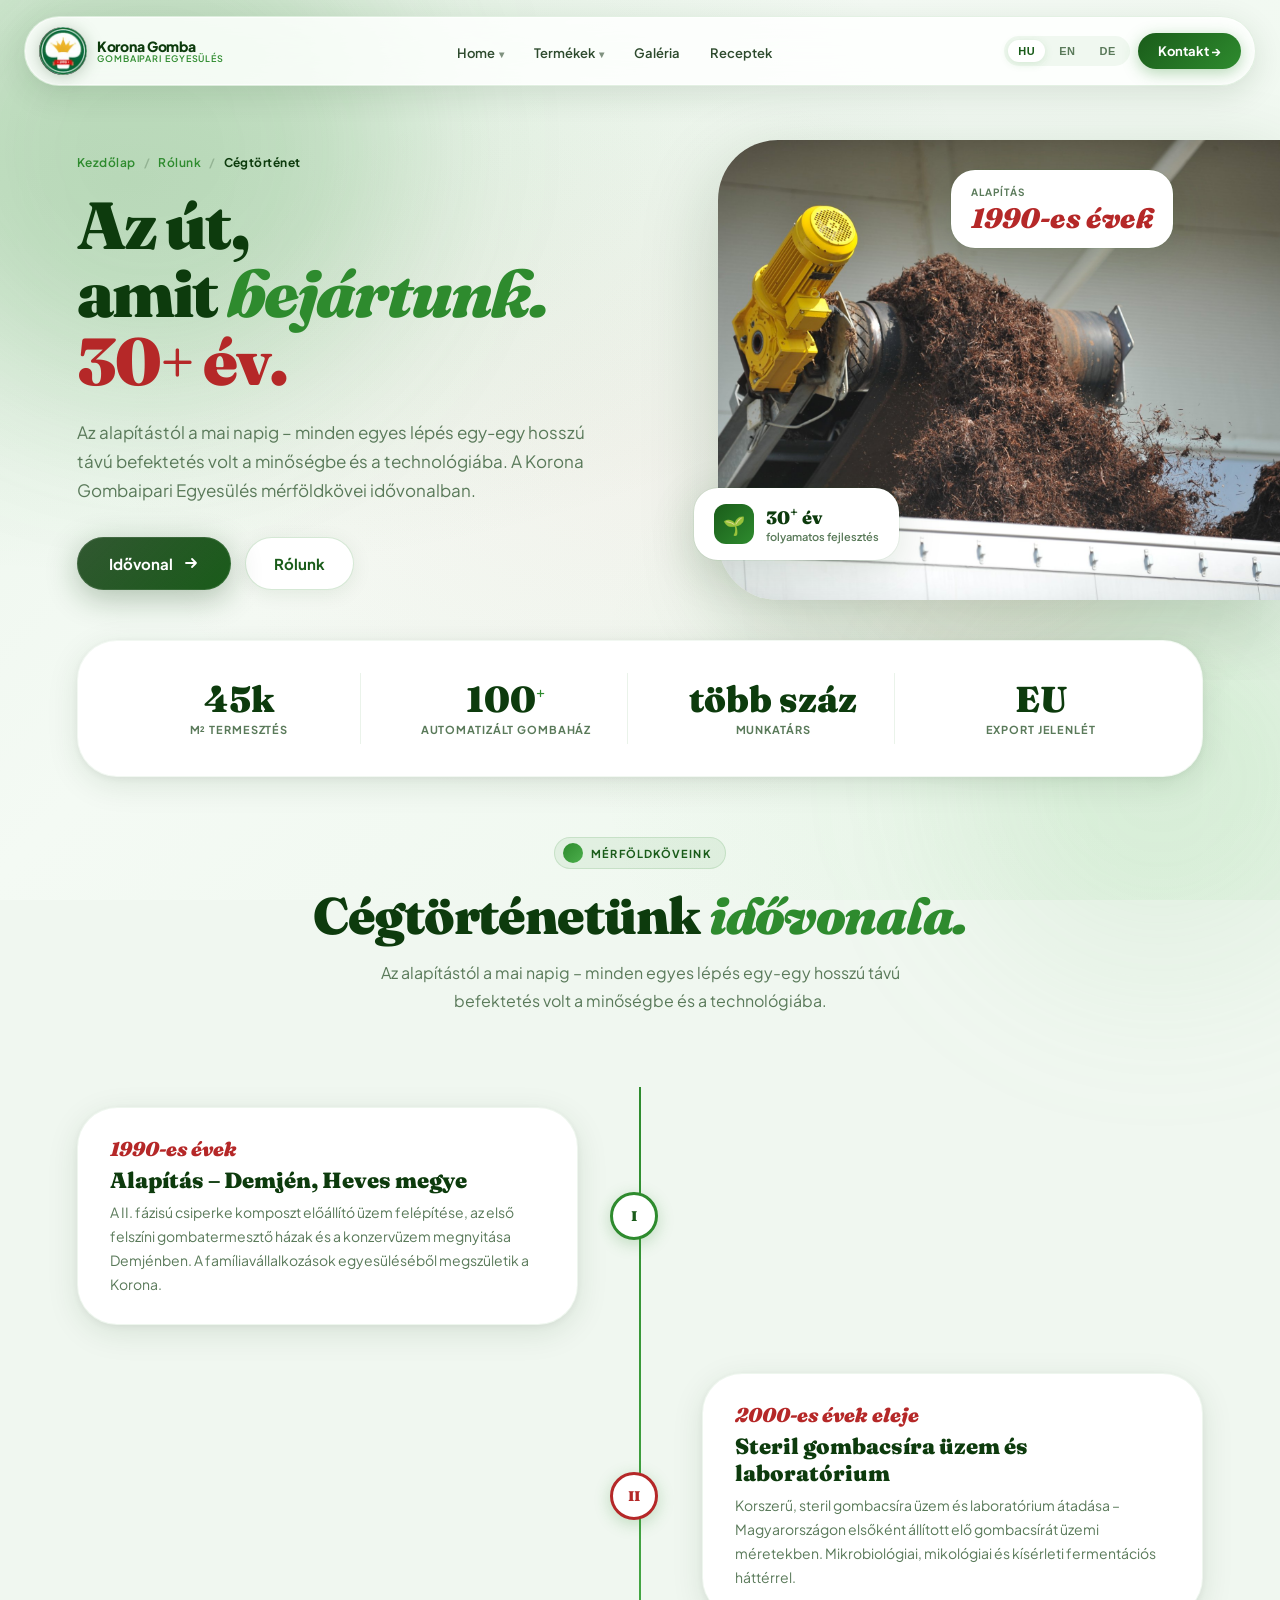
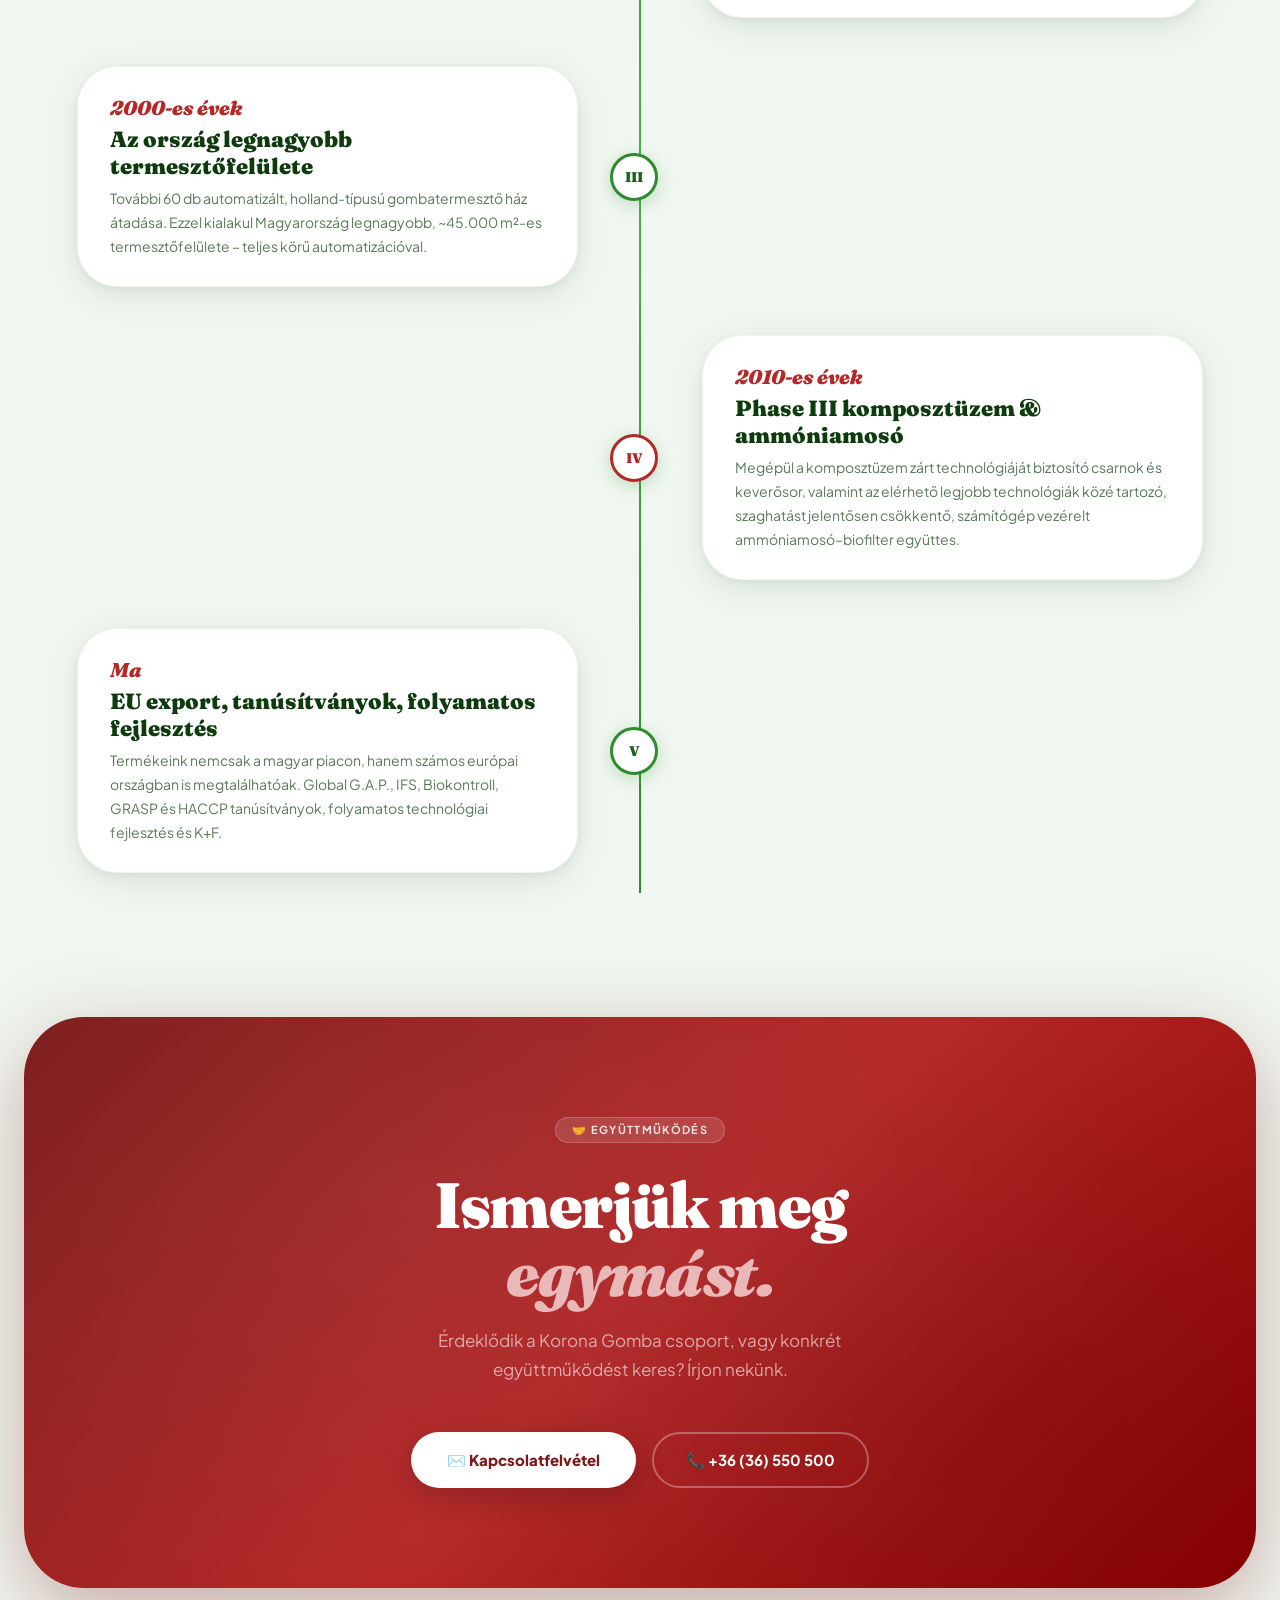
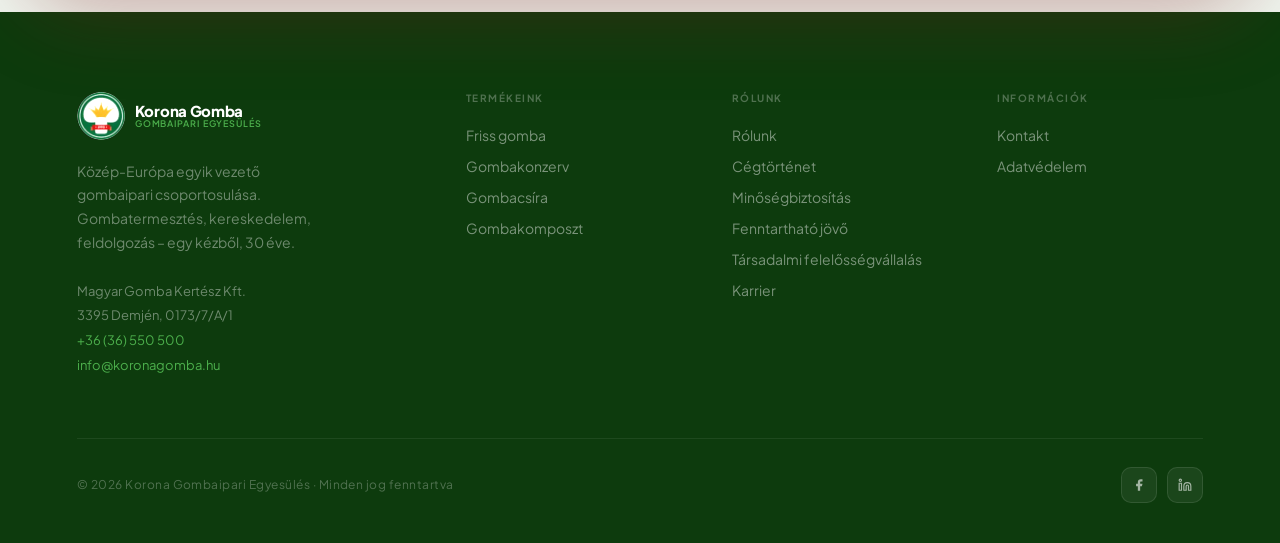
<file: cegtortenet.html>
<!DOCTYPE html>
<html lang="hu">
<head>
<meta charset="UTF-8">
<meta name="viewport" content="width=device-width, initial-scale=1.0">
<meta name="description" content="Cégtörténet – Korona Gombaipari Egyesülés. Az alapítástól a mai napig – mérföldkövek, fejlesztések, innovációk. 30+ év a gomba szenvedélyével.">
<title>Cégtörténet – Korona Gomba · Az út, amit bejártunk</title>
<link rel="preconnect" href="https://fonts.googleapis.com">
<link rel="preconnect" href="https://fonts.gstatic.com" crossorigin>
<link href="https://fonts.googleapis.com/css2?family=Plus+Jakarta+Sans:ital,wght@0,300;0,400;0,500;0,600;0,700;0,800;1,400&family=Fraunces:ital,opsz,wght@0,9..144,300;0,9..144,700;0,9..144,900;1,9..144,300;1,9..144,700;1,9..144,900&display=swap" rel="stylesheet">
<link rel="stylesheet" href="assets/css/style.css">
<link rel="stylesheet" href="assets/css/shared.css">
</head>
<body>

<div class="page-transition"></div>
<div class="mesh-bg"></div>
<div class="orb orb-1"></div>
<div class="orb orb-2"></div>
<div class="orb orb-3"></div>

<div class="mobile-menu" id="mobileMenu">
  <a href="index.html">Home</a>
  <a href="termekek.html">Termékek</a>
  <a href="rolunk.html">Rólunk</a>
  <a href="cegtortenet.html">Cégtörténet</a>
  <a href="fenntarthato-jovo.html">Fenntartható jövő</a>
  <a href="tarsadalmi-felelossegvallalas.html">Felelősségvállalás</a>
  <a href="kapcsolat.html" class="m-cta">Kontakt →</a>
</div>

<nav id="nav">
  <a href="index.html" class="nav-logo">
    <img src="assets/img/logo.png" alt="Korona Gomba logó">
    <div class="nav-logo-text"><span class="brand">Korona Gomba</span><span class="sub">Gombaipari Egyesülés</span></div>
  </a>
  <ul class="nav-links">
    <li class="has-dropdown">
      <a href="index.html">Home</a>
      <ul class="nav-dropdown">
        <li><a href="rolunk.html">Rólunk</a></li>
        <li><a href="cegtortenet.html">Cégtörténet</a></li>
        <li><a href="minosegbiztositas.html">Minőségbiztosítás</a></li>
        <li><a href="fenntarthato-jovo.html">Fenntartható jövő</a></li>
        <li><a href="tarsadalmi-felelossegvallalas.html">Társadalmi felelősségvállalás</a></li>
        <li><a href="karrier.html">Karrier</a></li>
      </ul>
    </li>
    <li class="has-dropdown">
      <a href="termekek.html">Termékek</a>
      <ul class="nav-dropdown">
        <li><a href="gombacsira.html">Gombacsíra</a></li>
        <li><a href="gombakomposzt.html">Gombakomposzt</a></li>
        <li><a href="friss-gomba.html">Friss gomba</a></li>
        <li><a href="gombakonzerv.html">Konzervgomba</a></li>
      </ul>
    </li>
    <li><a href="#">Galéria</a></li>
    <li><a href="#">Receptek</a></li>
  </ul>
  <div class="nav-right">
    <div class="nav-lang"><button class="lang-btn active">HU</button><button class="lang-btn">EN</button><button class="lang-btn">DE</button></div>
    <a href="kapcsolat.html" class="btn-nav-cta">Kontakt →</a>
    <button class="nav-burger" id="burger" aria-label="Menü"><span></span><span></span><span></span></button>
  </div>
</nav>

<!-- SUBHERO -->
<section class="subhero">
  <div class="subhero-left">
    <div class="breadcrumb">
      <a href="index.html">Kezdőlap</a><span class="breadcrumb-sep">/</span>
      <a href="rolunk.html">Rólunk</a><span class="breadcrumb-sep">/</span>
      <span class="breadcrumb-current">Cégtörténet</span>
    </div>
    <h1>Az út,<br>amit <span class="italic">bejártunk.</span><br><span class="red">30+ év.</span></h1>
    <p class="subhero-lead">Az alapítástól a mai napig – minden egyes lépés egy-egy hosszú távú befektetés volt a minőségbe és a technológiába. A Korona Gombaipari Egyesülés mérföldkövei idővonalban.</p>
    <div class="subhero-actions">
      <a href="#idovonal" class="btn-primary">Idővonal <svg width="16" height="16" viewBox="0 0 16 16" fill="none"><path d="M3 8h10M9 4l4 4-4 4" stroke="currentColor" stroke-width="1.8" stroke-linecap="round" stroke-linejoin="round"/></svg></a>
      <a href="rolunk.html" class="btn-secondary">Rólunk</a>
    </div>
  </div>
  <div class="subhero-right">
    <div class="subhero-img-wrap"><img src="assets/img/komposzt.jpg" alt="Korona Gomba Demjén" loading="eager"></div>
    <div class="subhero-float-card subhero-float-1">
      <div class="sf-icon" style="background:linear-gradient(135deg,var(--g2),var(--g3))">🌱</div>
      <div><div class="sf-t">30<sup style="font-size:14px">+</sup> év</div><div class="sf-s">folyamatos fejlesztés</div></div>
    </div>
    <div class="subhero-float-card subhero-float-2">
      <div class="sf-label">Alapítás</div><div class="sf-val">1990-es évek</div>
    </div>
  </div>
</section>

<div class="subhero-stats">
  <div class="sb-stat"><div class="sb-stat-n">45k</div><div class="sb-stat-l">m² termesztés</div></div>
  <div class="sb-stat"><div class="sb-stat-n">100<sup>+</sup></div><div class="sb-stat-l">automatizált gombaház</div></div>
  <div class="sb-stat"><div class="sb-stat-n">több száz</div><div class="sb-stat-l">munkatárs</div></div>
  <div class="sb-stat"><div class="sb-stat-n">EU</div><div class="sb-stat-l">export jelenlét</div></div>
</div>

<!-- IDŐVONAL -->
<section class="content-block" id="idovonal" style="padding-top:60px">
  <div style="text-align:center;margin-bottom:72px">
    <div class="section-label reveal" style="margin:0 auto 20px">
      <div class="section-label-dot"></div>
      <span>Mérföldköveink</span>
    </div>
    <h2 class="section-title reveal reveal-d1">Cégtörténetünk <span class="italic">idővonala.</span></h2>
    <p class="section-sub reveal reveal-d2" style="margin:14px auto 0">Az alapítástól a mai napig – minden egyes lépés egy-egy hosszú távú befektetés volt a minőségbe és a technológiába.</p>
  </div>

  <div class="timeline-wrap">
    <div class="timeline-item reveal">
      <div class="timeline-body">
        <div class="timeline-year">1990-es évek</div>
        <div class="timeline-title">Alapítás – Demjén, Heves megye</div>
        <p class="timeline-text">A II. fázisú csiperke komposzt előállító üzem felépítése, az első felszíni gombatermesztő házak és a konzervüzem megnyitása Demjénben. A famíliavállalkozások egyesüléséből megszületik a Korona.</p>
      </div>
      <div class="timeline-dot">I</div>
      <div class="timeline-spacer"></div>
    </div>

    <div class="timeline-item red-mile reveal">
      <div class="timeline-spacer"></div>
      <div class="timeline-dot">II</div>
      <div class="timeline-body">
        <div class="timeline-year">2000-es évek eleje</div>
        <div class="timeline-title">Steril gombacsíra üzem és laboratórium</div>
        <p class="timeline-text">Korszerű, steril gombacsíra üzem és laboratórium átadása – Magyarországon elsőként állított elő gombacsírát üzemi méretekben. Mikrobiológiai, mikológiai és kísérleti fermentációs háttérrel.</p>
      </div>
    </div>

    <div class="timeline-item reveal">
      <div class="timeline-body">
        <div class="timeline-year">2000-es évek</div>
        <div class="timeline-title">Az ország legnagyobb termesztőfelülete</div>
        <p class="timeline-text">További 60 db automatizált, holland-típusú gombatermesztő ház átadása. Ezzel kialakul Magyarország legnagyobb, ~45.000 m²-es termesztőfelülete – teljes körű automatizációval.</p>
      </div>
      <div class="timeline-dot">III</div>
      <div class="timeline-spacer"></div>
    </div>

    <div class="timeline-item red-mile reveal">
      <div class="timeline-spacer"></div>
      <div class="timeline-dot">IV</div>
      <div class="timeline-body">
        <div class="timeline-year">2010-es évek</div>
        <div class="timeline-title">Phase III komposztüzem & ammóniamosó</div>
        <p class="timeline-text">Megépül a komposztüzem zárt technológiáját biztosító csarnok és keverősor, valamint az elérhető legjobb technológiák közé tartozó, szaghatást jelentősen csökkentő, számítógép vezérelt ammóniamosó–biofilter együttes.</p>
      </div>
    </div>

    <div class="timeline-item reveal">
      <div class="timeline-body">
        <div class="timeline-year">Ma</div>
        <div class="timeline-title">EU export, tanúsítványok, folyamatos fejlesztés</div>
        <p class="timeline-text">Termékeink nemcsak a magyar piacon, hanem számos európai országban is megtalálhatóak. Global G.A.P., IFS, Biokontroll, GRASP és HACCP tanúsítványok, folyamatos technológiai fejlesztés és K+F.</p>
      </div>
      <div class="timeline-dot">V</div>
      <div class="timeline-spacer"></div>
    </div>
  </div>
</section>

<!-- CTA -->
<div class="cta-wrap" style="margin-bottom:24px">
  <div class="cta-eyebrow">🤝 Együttműködés</div>
  <h2 class="cta-title">Ismerjük meg<br><em>egymást.</em></h2>
  <p class="cta-sub">Érdeklődik a Korona Gomba csoport, vagy konkrét együttműködést keres? Írjon nekünk.</p>
  <div class="cta-btns">
    <a href="kapcsolat.html" class="btn-white">✉️ Kapcsolatfelvétel</a>
    <a href="tel:+3636550500" class="btn-ghost-white">📞 +36 (36) 550 500</a>
  </div>
</div>

<footer>
  <div class="footer-top">
    <div>
      <a href="index.html" class="footer-logo-wrap">
        <img src="assets/img/logo.png" alt="Korona Gomba logó">
        <div class="nav-logo-text"><span class="brand">Korona Gomba</span><span class="sub">Gombaipari Egyesülés</span></div>
      </a>
      <p class="footer-tagline">Közép-Európa egyik vezető gombaipari csoportosulása. Gombatermesztés, kereskedelem, feldolgozás – egy kézből, 30 éve.</p>
      <div class="footer-contact">
        Magyar Gomba Kertész Kft.<br>
        3395 Demjén, 0173/7/A/1<br>
        <a href="tel:+3636550500">+36 (36) 550 500</a><br>
        <a href="mailto:info@koronagomba.hu">info@koronagomba.hu</a>
      </div>
    </div>
    <div class="footer-col"><h4>Termékeink</h4><ul>
      <li><a href="friss-gomba.html">Friss gomba</a></li>
      <li><a href="gombakonzerv.html">Gombakonzerv</a></li>
      <li><a href="gombacsira.html">Gombacsíra</a></li>
      <li><a href="gombakomposzt.html">Gombakomposzt</a></li>
    </ul></div>
    <div class="footer-col"><h4>Rólunk</h4><ul>
      <li><a href="rolunk.html">Rólunk</a></li>
      <li><a href="cegtortenet.html">Cégtörténet</a></li>
      <li><a href="minosegbiztositas.html">Minőségbiztosítás</a></li>
      <li><a href="fenntarthato-jovo.html">Fenntartható jövő</a></li>
      <li><a href="tarsadalmi-felelossegvallalas.html">Társadalmi felelősségvállalás</a></li>
      <li><a href="karrier.html">Karrier</a></li>
    </ul></div>
    <div class="footer-col"><h4>Információk</h4><ul>
      <li><a href="kapcsolat.html">Kontakt</a></li>
      <li><a href="#">Adatvédelem</a></li>
    </ul></div>
  </div>
  <div class="footer-bottom">
    <div class="footer-copy">© 2026 Korona Gombaipari Egyesülés · Minden jog fenntartva</div>
    <div class="footer-social">
      <a href="https://facebook.com/frissmagyargomba" class="social-btn" target="_blank" rel="noopener" aria-label="Facebook"><svg width="14" height="14" viewBox="0 0 24 24" fill="rgba(255,255,255,.6)"><path d="M18 2h-3a5 5 0 00-5 5v3H7v4h3v8h4v-8h3l1-4h-4V7a1 1 0 011-1h3z"/></svg></a>
      <a href="https://linkedin.com" class="social-btn" target="_blank" rel="noopener" aria-label="LinkedIn"><svg width="14" height="14" viewBox="0 0 24 24" fill="none" stroke="rgba(255,255,255,.6)" stroke-width="2"><path d="M16 8a6 6 0 016 6v7h-4v-7a2 2 0 00-2-2 2 2 0 00-2 2v7h-4v-7a6 6 0 016-6zM2 9h4v12H2z"/><circle cx="4" cy="4" r="2"/></svg></a>
    </div>
  </div>
</footer>

<script src="assets/js/subpages.js"></script>
</body>
</html>
</file>
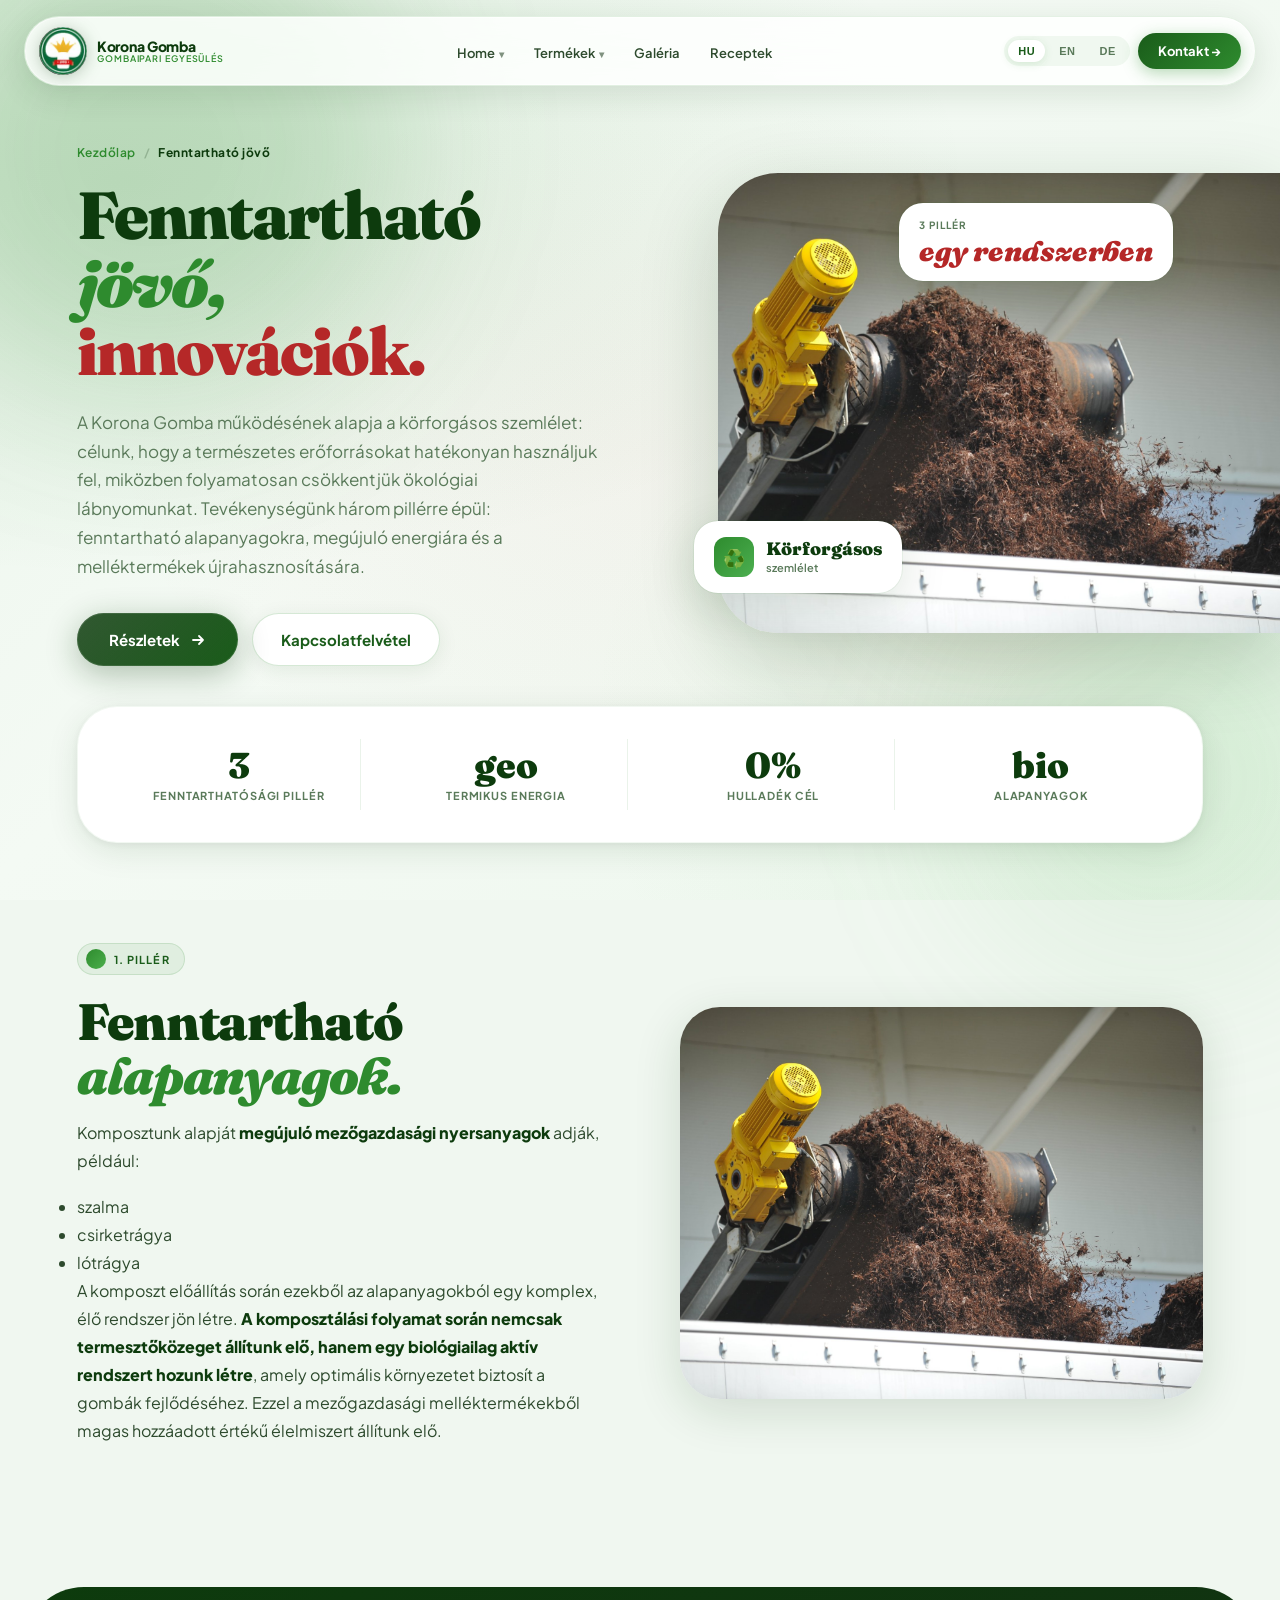
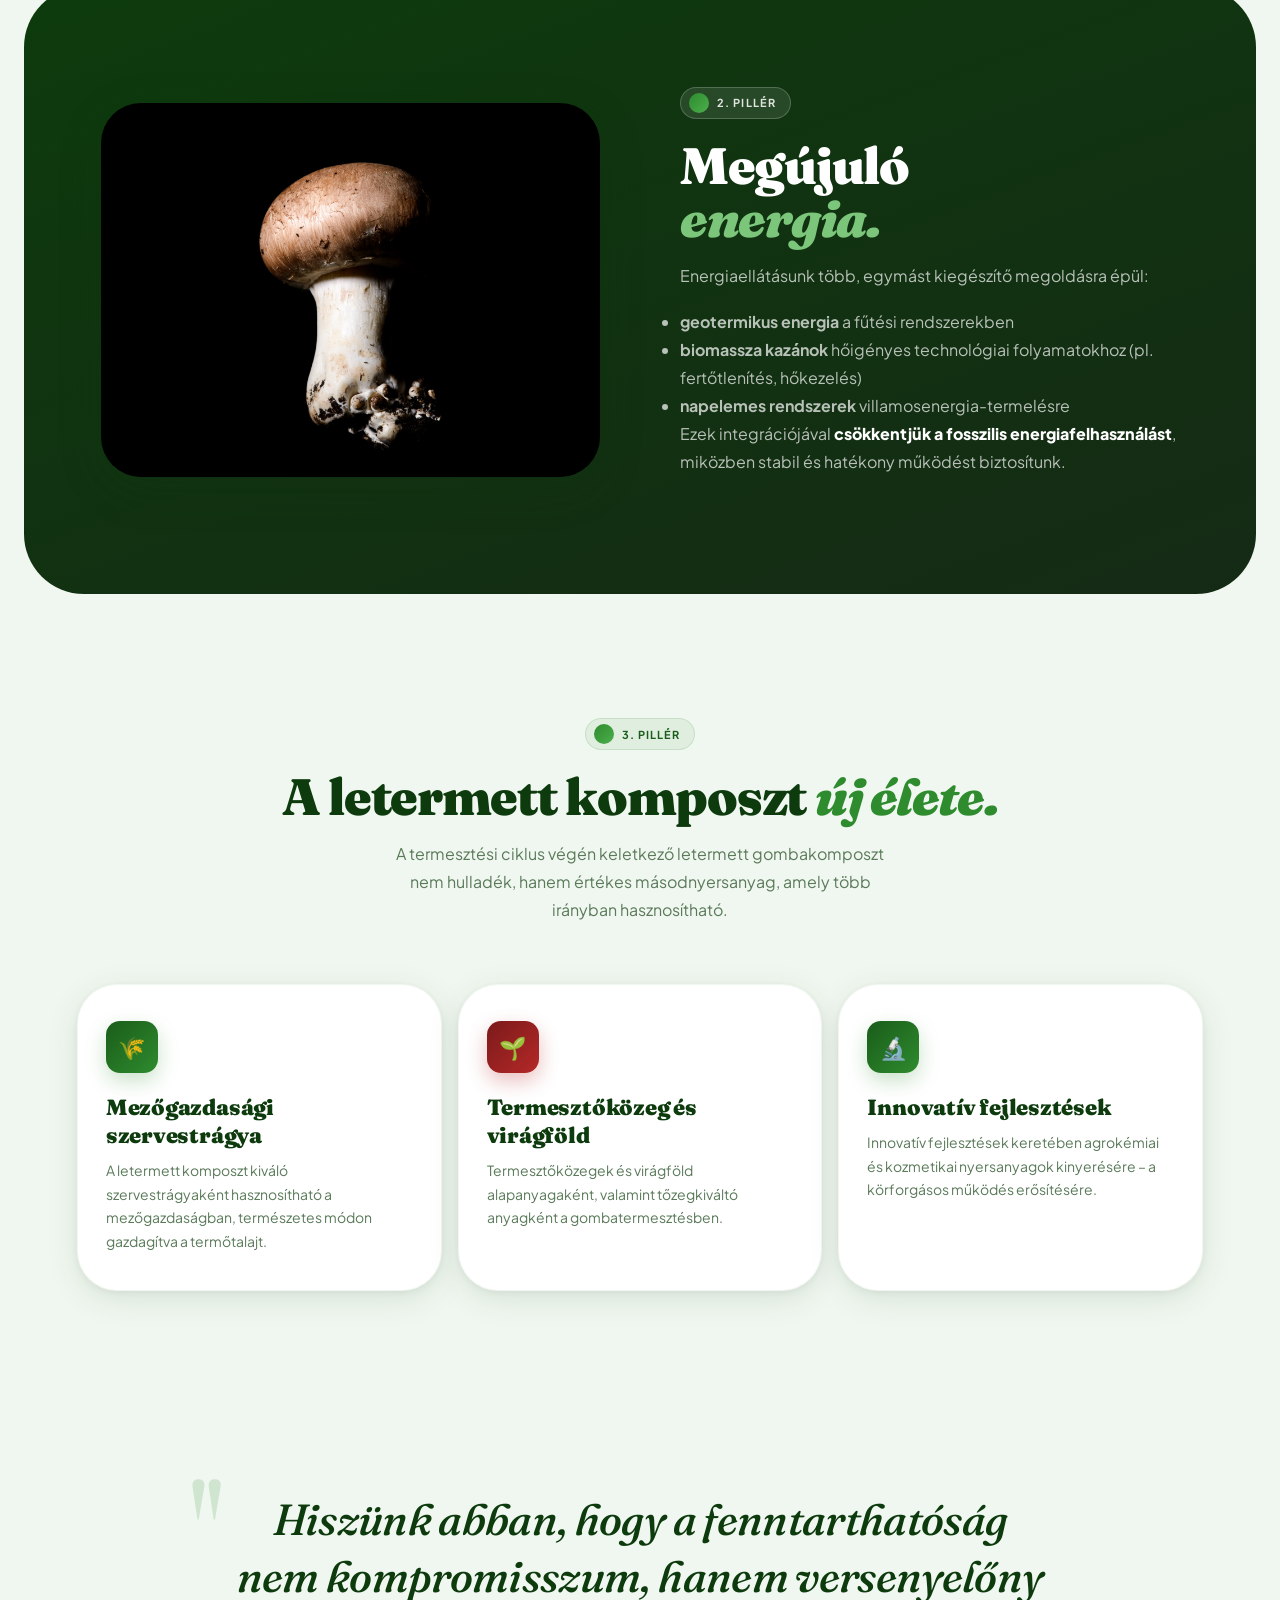
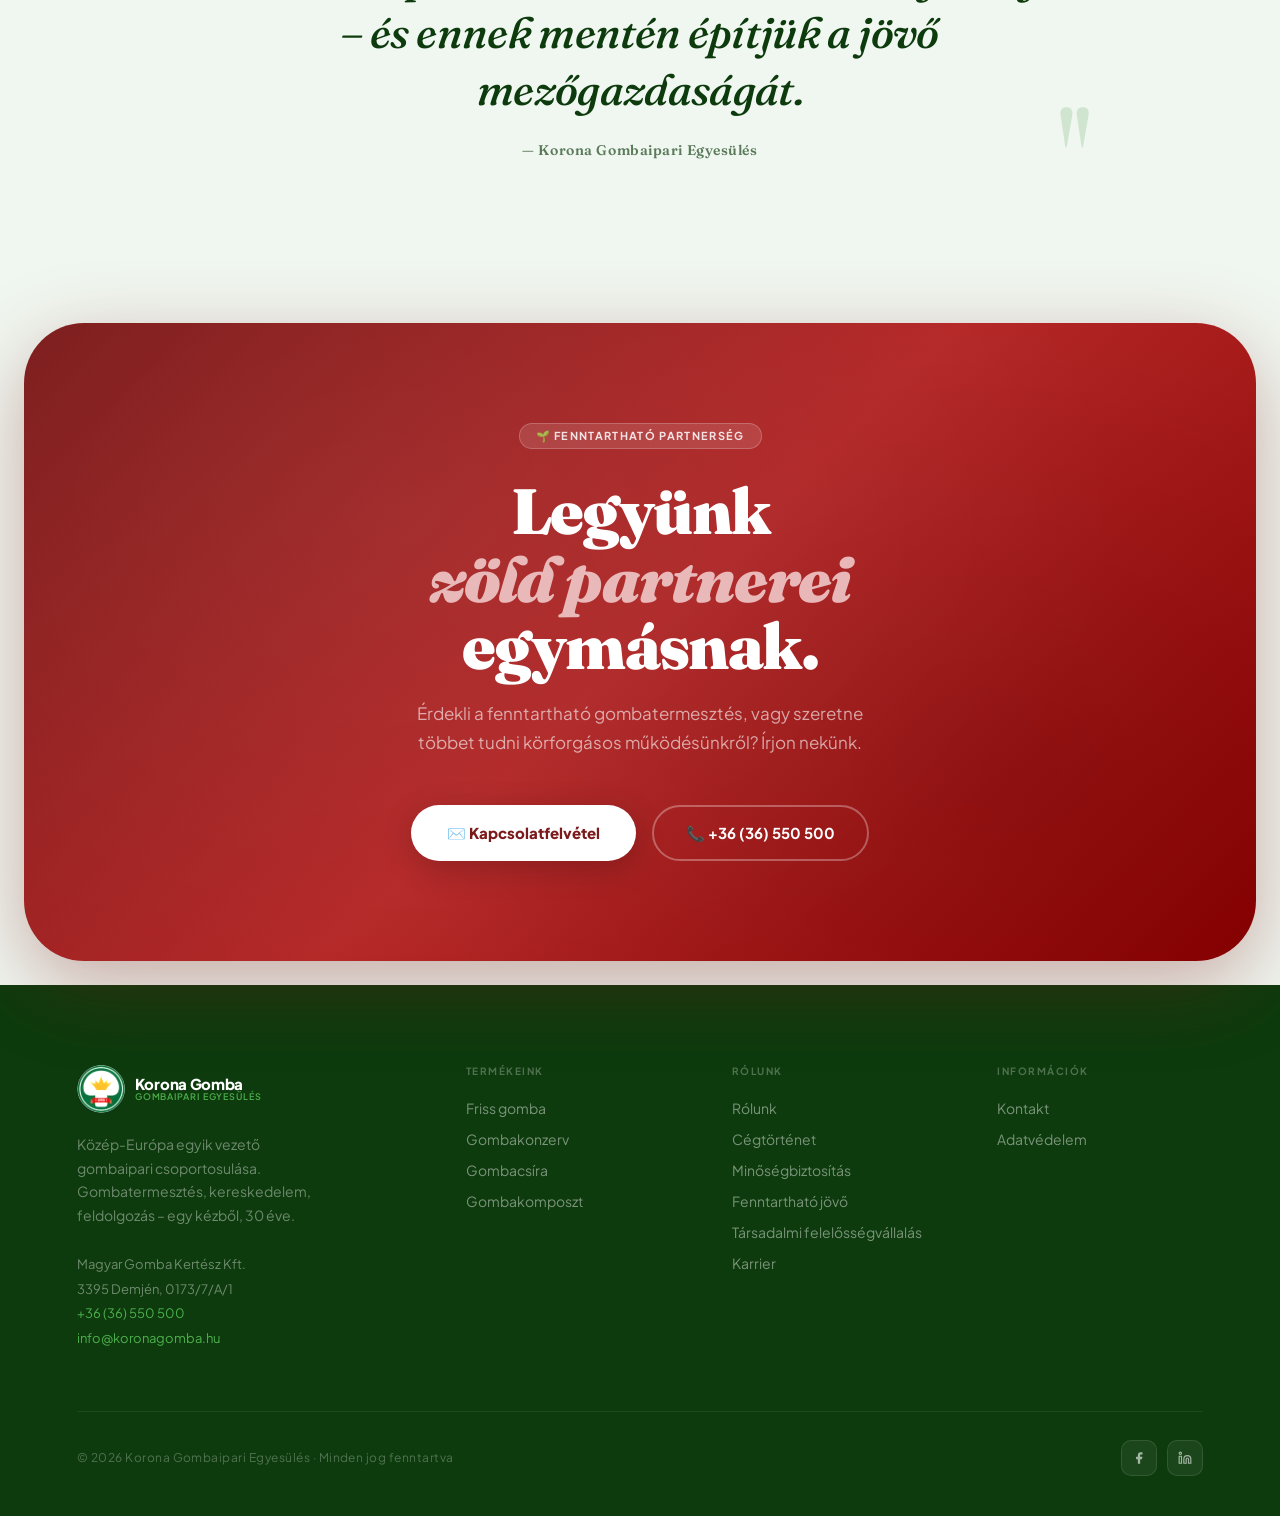
<file: fenntarthato-jovo.html>
<!DOCTYPE html>
<html lang="hu">
<head>
<meta charset="UTF-8">
<meta name="viewport" content="width=device-width, initial-scale=1.0">
<meta name="description" content="Fenntartható jövő – Korona Gomba. Körforgásos szemlélet, megújuló energia, fenntartható alapanyagok. Geotermikus energia, biomassza, napelemes rendszerek, letermett komposzt újrahasznosítása.">
<title>Fenntartható jövő – Korona Gomba · Innovációk és körforgásos működés</title>
<link rel="preconnect" href="https://fonts.googleapis.com">
<link rel="preconnect" href="https://fonts.gstatic.com" crossorigin>
<link href="https://fonts.googleapis.com/css2?family=Plus+Jakarta+Sans:ital,wght@0,300;0,400;0,500;0,600;0,700;0,800;1,400&family=Fraunces:ital,opsz,wght@0,9..144,300;0,9..144,700;0,9..144,900;1,9..144,300;1,9..144,700;1,9..144,900&display=swap" rel="stylesheet">
<link rel="stylesheet" href="assets/css/style.css">
<link rel="stylesheet" href="assets/css/shared.css">
</head>
<body>

<div class="page-transition"></div>
<div class="mesh-bg"></div>
<div class="orb orb-1"></div>
<div class="orb orb-2"></div>
<div class="orb orb-3"></div>

<div class="mobile-menu" id="mobileMenu">
  <a href="index.html">Home</a>
  <a href="termekek.html">Termékek</a>
  <a href="rolunk.html">Rólunk</a>
  <a href="cegtortenet.html">Cégtörténet</a>
  <a href="fenntarthato-jovo.html">Fenntartható jövő</a>
  <a href="tarsadalmi-felelossegvallalas.html">Felelősségvállalás</a>
  <a href="kapcsolat.html" class="m-cta">Kontakt →</a>
</div>

<nav id="nav">
  <a href="index.html" class="nav-logo">
    <img src="assets/img/logo.png" alt="Korona Gomba logó">
    <div class="nav-logo-text"><span class="brand">Korona Gomba</span><span class="sub">Gombaipari Egyesülés</span></div>
  </a>
  <ul class="nav-links">
    <li class="has-dropdown">
      <a href="index.html">Home</a>
      <ul class="nav-dropdown">
        <li><a href="rolunk.html">Rólunk</a></li>
        <li><a href="cegtortenet.html">Cégtörténet</a></li>
        <li><a href="minosegbiztositas.html">Minőségbiztosítás</a></li>
        <li><a href="fenntarthato-jovo.html">Fenntartható jövő</a></li>
        <li><a href="tarsadalmi-felelossegvallalas.html">Társadalmi felelősségvállalás</a></li>
        <li><a href="karrier.html">Karrier</a></li>
      </ul>
    </li>
    <li class="has-dropdown">
      <a href="termekek.html">Termékek</a>
      <ul class="nav-dropdown">
        <li><a href="gombacsira.html">Gombacsíra</a></li>
        <li><a href="gombakomposzt.html">Gombakomposzt</a></li>
        <li><a href="friss-gomba.html">Friss gomba</a></li>
        <li><a href="gombakonzerv.html">Konzervgomba</a></li>
      </ul>
    </li>
    <li><a href="#">Galéria</a></li>
    <li><a href="#">Receptek</a></li>
  </ul>
  <div class="nav-right">
    <div class="nav-lang"><button class="lang-btn active">HU</button><button class="lang-btn">EN</button><button class="lang-btn">DE</button></div>
    <a href="kapcsolat.html" class="btn-nav-cta">Kontakt →</a>
    <button class="nav-burger" id="burger" aria-label="Menü"><span></span><span></span><span></span></button>
  </div>
</nav>

<!-- SUBHERO -->
<section class="subhero">
  <div class="subhero-left">
    <div class="breadcrumb">
      <a href="index.html">Kezdőlap</a><span class="breadcrumb-sep">/</span>
      <span class="breadcrumb-current">Fenntartható jövő</span>
    </div>
    <h1>Fenntartható<br><span class="italic">jövő,</span><br><span class="red">innovációk.</span></h1>
    <p class="subhero-lead">A Korona Gomba működésének alapja a körforgásos szemlélet: célunk, hogy a természetes erőforrásokat hatékonyan használjuk fel, miközben folyamatosan csökkentjük ökológiai lábnyomunkat. Tevékenységünk három pillérre épül: fenntartható alapanyagokra, megújuló energiára és a melléktermékek újrahasznosítására.</p>
    <div class="subhero-actions">
      <a href="#fenntarthatosag" class="btn-primary">Részletek <svg width="16" height="16" viewBox="0 0 16 16" fill="none"><path d="M3 8h10M9 4l4 4-4 4" stroke="currentColor" stroke-width="1.8" stroke-linecap="round" stroke-linejoin="round"/></svg></a>
      <a href="kapcsolat.html" class="btn-secondary">Kapcsolatfelvétel</a>
    </div>
  </div>
  <div class="subhero-right">
    <div class="subhero-img-wrap"><img src="assets/img/komposzt.jpg" alt="Fenntartható gazdálkodás" loading="eager"></div>
    <div class="subhero-float-card subhero-float-1">
      <div class="sf-icon" style="background:linear-gradient(135deg,#2E8B2E,#4CAF50)">♻️</div>
      <div><div class="sf-t">Körforgásos</div><div class="sf-s">szemlélet</div></div>
    </div>
    <div class="subhero-float-card subhero-float-2">
      <div class="sf-label">3 pillér</div><div class="sf-val">egy rendszerben</div>
    </div>
  </div>
</section>

<div class="subhero-stats">
  <div class="sb-stat"><div class="sb-stat-n">3</div><div class="sb-stat-l">fenntarthatósági pillér</div></div>
  <div class="sb-stat"><div class="sb-stat-n">geo</div><div class="sb-stat-l">termikus energia</div></div>
  <div class="sb-stat"><div class="sb-stat-n">0%</div><div class="sb-stat-l">hulladék cél</div></div>
  <div class="sb-stat"><div class="sb-stat-n">bio</div><div class="sb-stat-l">alapanyagok</div></div>
</div>

<!-- FENNTARTHATÓ ALAPANYAGOK -->
<section class="content-block" id="fenntarthatosag">
  <div class="content-2col">
    <div>
      <div class="section-label reveal">
        <div class="section-label-dot"></div>
        <span>1. pillér</span>
      </div>
      <h2 class="section-title reveal reveal-d1">Fenntartható<br><span class="italic">alapanyagok.</span></h2>
      <div class="prose reveal reveal-d2">
        <p>Komposztunk alapját <strong>megújuló mezőgazdasági nyersanyagok</strong> adják, például:</p>
        <ul>
          <li>szalma</li>
          <li>csirketrágya</li>
          <li>lótrágya</li>
        </ul>
        <p>A komposzt előállítás során ezekből az alapanyagokból egy komplex, élő rendszer jön létre. <strong>A komposztálási folyamat során nemcsak termesztőközeget állítunk elő, hanem egy biológiailag aktív rendszert hozunk létre</strong>, amely optimális környezetet biztosít a gombák fejlődéséhez. Ezzel a mezőgazdasági melléktermékekből magas hozzáadott értékű élelmiszert állítunk elő.</p>
      </div>
    </div>
    <div class="content-2col-img reveal reveal-d2"><img src="assets/img/komposzt.jpg" alt="Fenntartható alapanyagok"></div>
  </div>
</section>

<!-- MEGÚJULÓ ENERGIA -->
<section class="content-block dark">
  <div class="content-2col">
    <div class="content-2col-img reveal"><img src="assets/img/friss.jpg" alt="Megújuló energia"></div>
    <div>
      <div class="section-label reveal">
        <div class="section-label-dot"></div>
        <span>2. pillér</span>
      </div>
      <h2 class="section-title reveal reveal-d1">Megújuló<br><span class="italic" style="color:#7BC67B">energia.</span></h2>
      <div class="prose reveal reveal-d2">
        <p>Energiaellátásunk több, egymást kiegészítő megoldásra épül:</p>
        <ul>
          <li><strong>geotermikus energia</strong> a fűtési rendszerekben</li>
          <li><strong>biomassza kazánok</strong> hőigényes technológiai folyamatokhoz (pl. fertőtlenítés, hőkezelés)</li>
          <li><strong>napelemes rendszerek</strong> villamosenergia-termelésre</li>
        </ul>
        <p>Ezek integrációjával <strong>csökkentjük a fosszilis energiafelhasználást</strong>, miközben stabil és hatékony működést biztosítunk.</p>
      </div>
    </div>
  </div>
</section>

<!-- LETERMETT KOMPOSZT -->
<section class="content-block">
  <div style="text-align:center;margin-bottom:60px">
    <div class="section-label reveal" style="margin:0 auto 20px">
      <div class="section-label-dot"></div>
      <span>3. pillér</span>
    </div>
    <h2 class="section-title reveal reveal-d1">A letermett komposzt <span class="italic">új élete.</span></h2>
    <p class="section-sub reveal reveal-d2" style="margin:14px auto 0">A termesztési ciklus végén keletkező letermett gombakomposzt nem hulladék, hanem értékes másodnyersanyag, amely több irányban hasznosítható.</p>
  </div>

  <div class="info-card-grid">
    <div class="info-card reveal">
      <div class="info-card-icon">🌾</div>
      <div class="info-card-title">Mezőgazdasági szervestrágya</div>
      <p class="info-card-text">A letermett komposzt kiváló szervestrágyaként hasznosítható a mezőgazdaságban, természetes módon gazdagítva a termőtalajt.</p>
    </div>
    <div class="info-card red-card reveal reveal-d1">
      <div class="info-card-icon">🌱</div>
      <div class="info-card-title">Termesztőközeg és virágföld</div>
      <p class="info-card-text">Termesztőközegek és virágföld alapanyagaként, valamint tőzegkiváltó anyagként a gombatermesztésben.</p>
    </div>
    <div class="info-card reveal reveal-d2">
      <div class="info-card-icon">🔬</div>
      <div class="info-card-title">Innovatív fejlesztések</div>
      <p class="info-card-text">Innovatív fejlesztések keretében agrokémiai és kozmetikai nyersanyagok kinyerésére – a körforgásos működés erősítésére.</p>
    </div>
  </div>
</section>

<!-- PULLQUOTE -->
<div style="padding:40px 6vw 80px">
  <blockquote class="pullquote reveal">
    Hiszünk abban, hogy a fenntarthatóság nem kompromisszum, hanem versenyelőny – és ennek mentén építjük a jövő mezőgazdaságát.
    <cite>— Korona Gombaipari Egyesülés</cite>
  </blockquote>
</div>

<!-- CTA -->
<div class="cta-wrap" style="margin-bottom:24px">
  <div class="cta-eyebrow">🌱 Fenntartható partnerség</div>
  <h2 class="cta-title">Legyünk<br><em>zöld partnerei</em><br>egymásnak.</h2>
  <p class="cta-sub">Érdekli a fenntartható gombatermesztés, vagy szeretne többet tudni körforgásos működésünkről? Írjon nekünk.</p>
  <div class="cta-btns">
    <a href="kapcsolat.html" class="btn-white">✉️ Kapcsolatfelvétel</a>
    <a href="tel:+3636550500" class="btn-ghost-white">📞 +36 (36) 550 500</a>
  </div>
</div>

<footer>
  <div class="footer-top">
    <div>
      <a href="index.html" class="footer-logo-wrap">
        <img src="assets/img/logo.png" alt="Korona Gomba logó">
        <div class="nav-logo-text"><span class="brand">Korona Gomba</span><span class="sub">Gombaipari Egyesülés</span></div>
      </a>
      <p class="footer-tagline">Közép-Európa egyik vezető gombaipari csoportosulása. Gombatermesztés, kereskedelem, feldolgozás – egy kézből, 30 éve.</p>
      <div class="footer-contact">
        Magyar Gomba Kertész Kft.<br>
        3395 Demjén, 0173/7/A/1<br>
        <a href="tel:+3636550500">+36 (36) 550 500</a><br>
        <a href="mailto:info@koronagomba.hu">info@koronagomba.hu</a>
      </div>
    </div>
    <div class="footer-col"><h4>Termékeink</h4><ul>
      <li><a href="friss-gomba.html">Friss gomba</a></li>
      <li><a href="gombakonzerv.html">Gombakonzerv</a></li>
      <li><a href="gombacsira.html">Gombacsíra</a></li>
      <li><a href="gombakomposzt.html">Gombakomposzt</a></li>
    </ul></div>
    <div class="footer-col"><h4>Rólunk</h4><ul>
      <li><a href="rolunk.html">Rólunk</a></li>
      <li><a href="cegtortenet.html">Cégtörténet</a></li>
      <li><a href="minosegbiztositas.html">Minőségbiztosítás</a></li>
      <li><a href="fenntarthato-jovo.html">Fenntartható jövő</a></li>
      <li><a href="tarsadalmi-felelossegvallalas.html">Társadalmi felelősségvállalás</a></li>
      <li><a href="karrier.html">Karrier</a></li>
    </ul></div>
    <div class="footer-col"><h4>Információk</h4><ul>
      <li><a href="kapcsolat.html">Kontakt</a></li>
      <li><a href="#">Adatvédelem</a></li>
    </ul></div>
  </div>
  <div class="footer-bottom">
    <div class="footer-copy">© 2026 Korona Gombaipari Egyesülés · Minden jog fenntartva</div>
    <div class="footer-social">
      <a href="https://facebook.com/frissmagyargomba" class="social-btn" target="_blank" rel="noopener" aria-label="Facebook"><svg width="14" height="14" viewBox="0 0 24 24" fill="rgba(255,255,255,.6)"><path d="M18 2h-3a5 5 0 00-5 5v3H7v4h3v8h4v-8h3l1-4h-4V7a1 1 0 011-1h3z"/></svg></a>
      <a href="https://linkedin.com" class="social-btn" target="_blank" rel="noopener" aria-label="LinkedIn"><svg width="14" height="14" viewBox="0 0 24 24" fill="none" stroke="rgba(255,255,255,.6)" stroke-width="2"><path d="M16 8a6 6 0 016 6v7h-4v-7a2 2 0 00-2-2 2 2 0 00-2 2v7h-4v-7a6 6 0 016-6zM2 9h4v12H2z"/><circle cx="4" cy="4" r="2"/></svg></a>
    </div>
  </div>
</footer>

<script src="assets/js/subpages.js"></script>
</body>
</html>
</file>
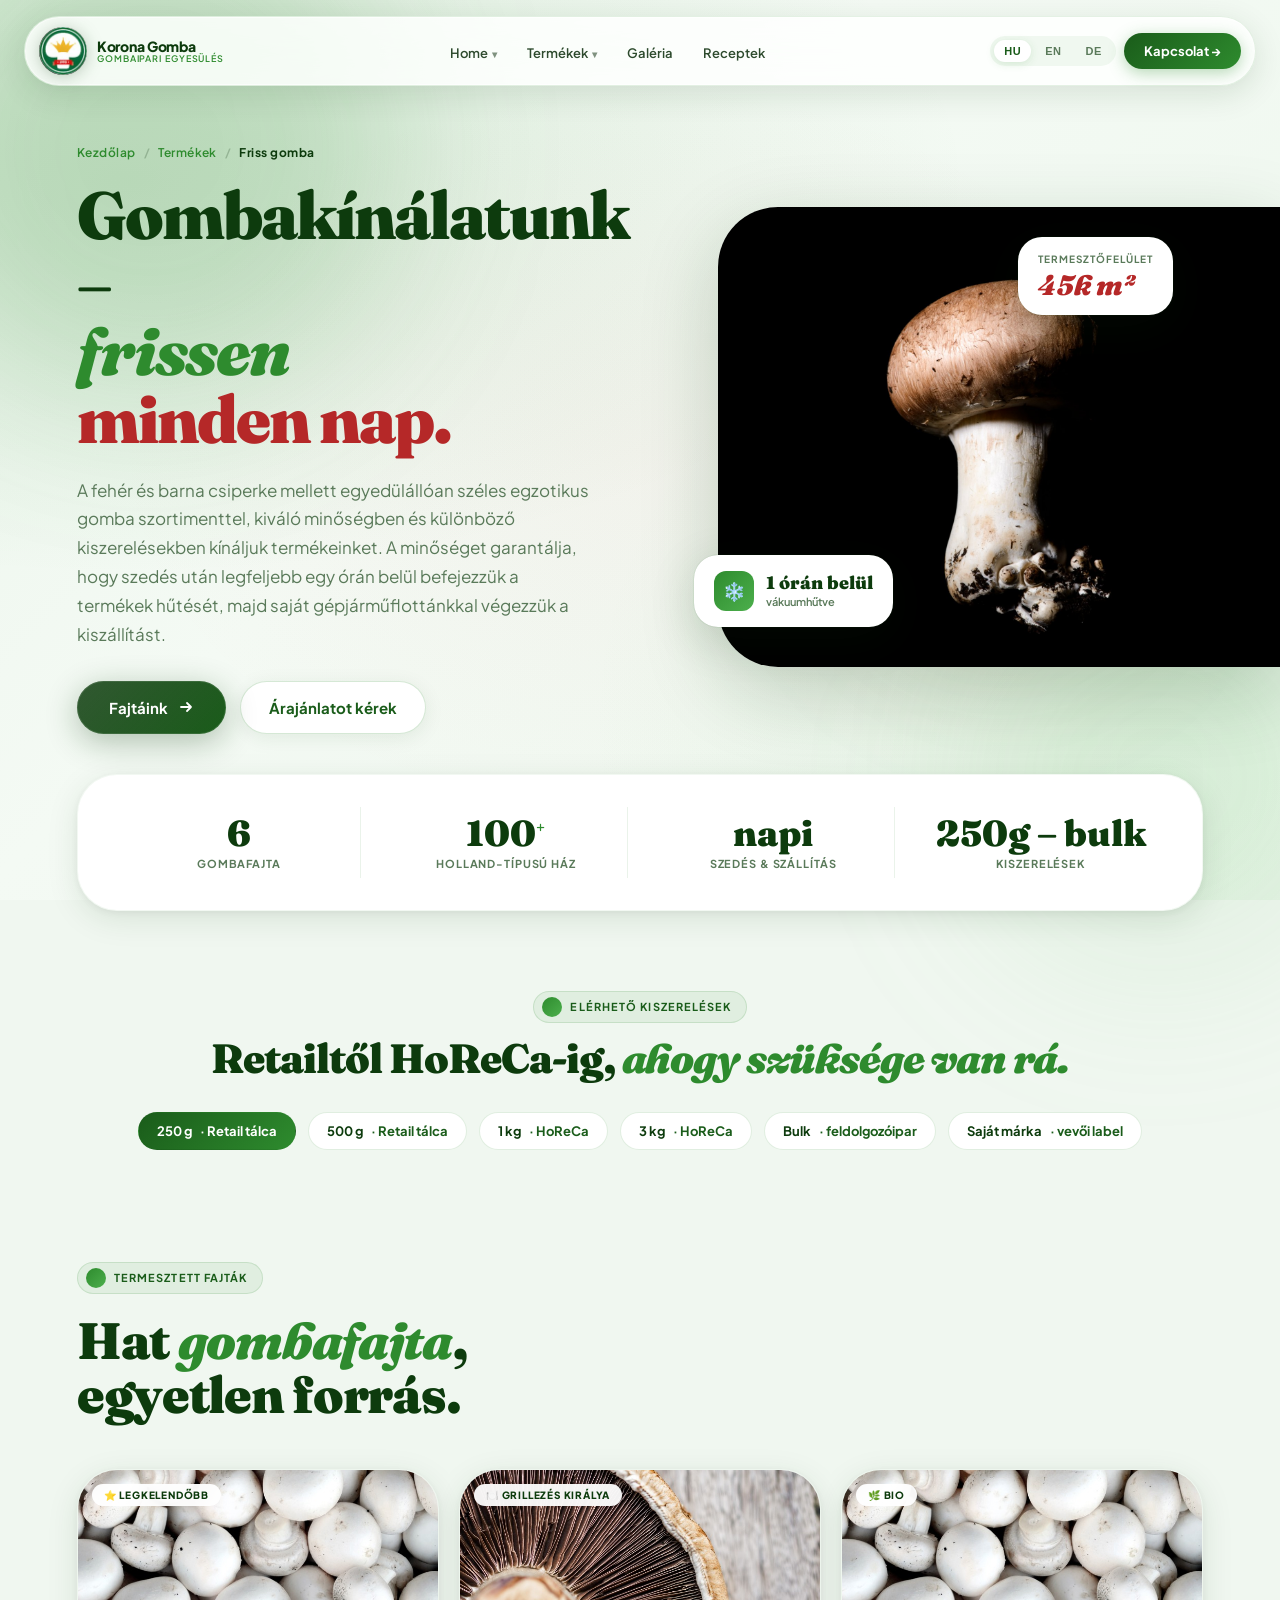
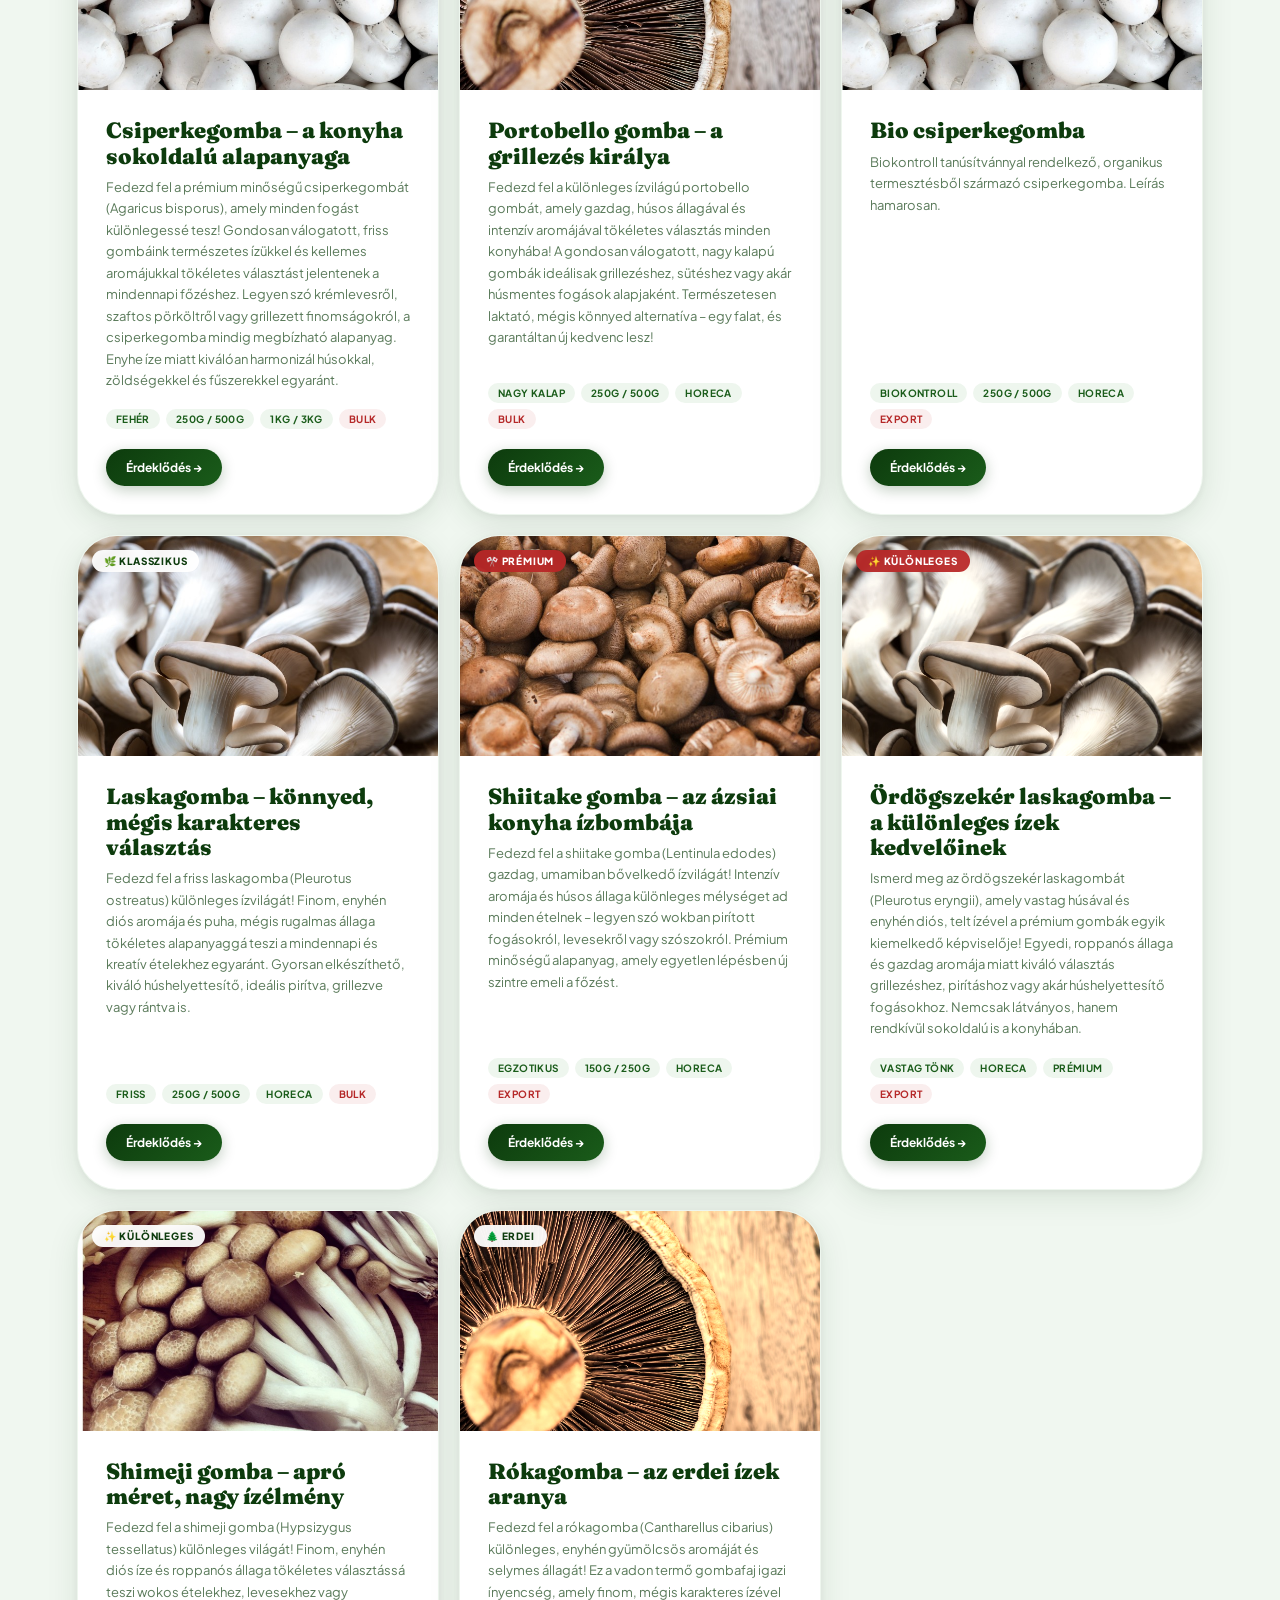
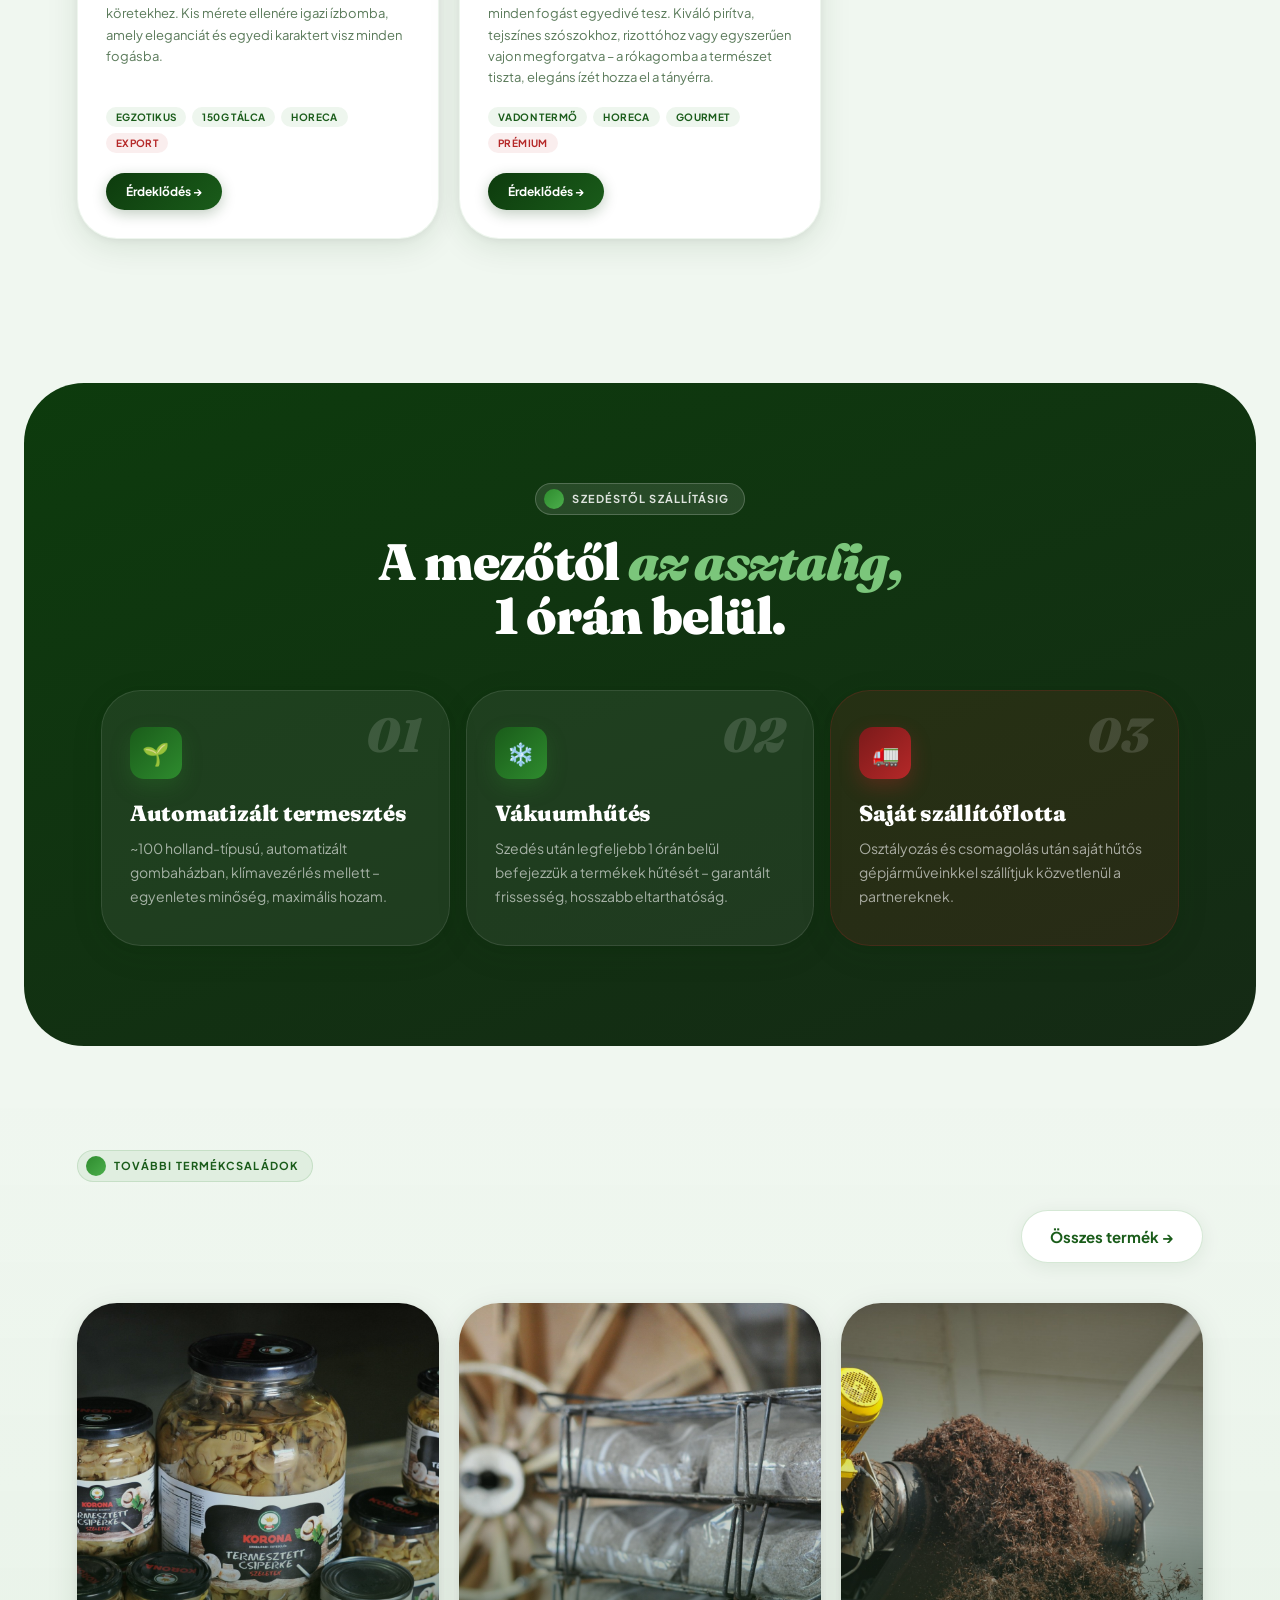
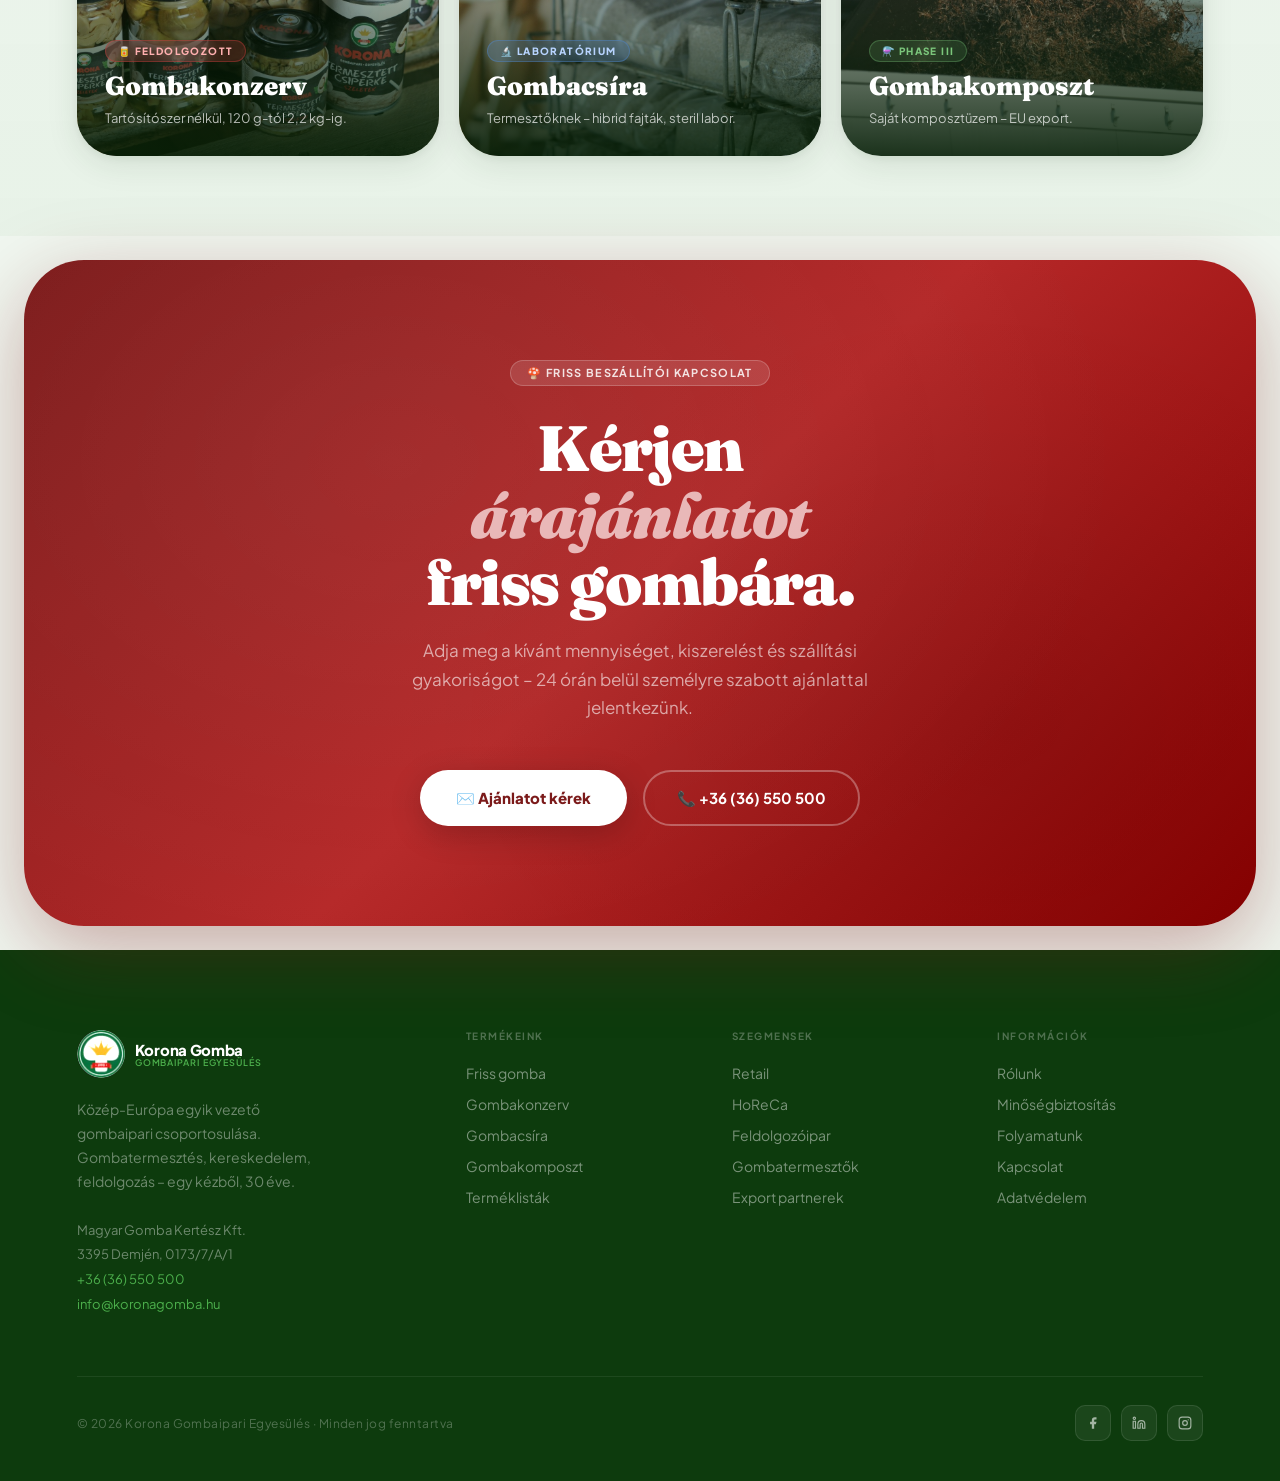
<file: friss-gomba.html>
<!DOCTYPE html>
<html lang="hu">
<head>
<meta charset="UTF-8">
<meta name="viewport" content="width=device-width, initial-scale=1.0">
<meta name="description" content="Friss gomba – Korona Gomba. Fehér és barna csiperke, laskagomba, shiitake, portobello, shimeji. 45.000 m²-en termesztve, szedés után 1 órán belül vákuumhűtve.">
<title>Friss gomba – Korona Gomba · Csiperke, laska, shiitake, portobello</title>
<link rel="preconnect" href="https://fonts.googleapis.com">
<link rel="preconnect" href="https://fonts.gstatic.com" crossorigin>
<link href="https://fonts.googleapis.com/css2?family=Plus+Jakarta+Sans:ital,wght@0,300;0,400;0,500;0,600;0,700;0,800;1,400&family=Fraunces:ital,opsz,wght@0,9..144,300;0,9..144,700;0,9..144,900;1,9..144,300;1,9..144,700;1,9..144,900&display=swap" rel="stylesheet">
<link rel="stylesheet" href="assets/css/style.css">
<link rel="stylesheet" href="assets/css/shared.css">
</head>
<body>

<div class="page-transition"></div>
<div class="mesh-bg"></div>
<div class="orb orb-1"></div>
<div class="orb orb-2"></div>
<div class="orb orb-3"></div>

<div class="mobile-menu" id="mobileMenu">
  <a href="index.html">Home</a>
  <a href="termekek.html">Termékek</a>
  <a href="rolunk.html">Rólunk</a>
  <a href="cegtortenet.html">Cégtörténet</a>
  <a href="fenntarthato-jovo.html">Fenntartható jövő</a>
  <a href="tarsadalmi-felelossegvallalas.html">Felelősségvállalás</a>
  <a href="kapcsolat.html" class="m-cta">Kontakt →</a>
</div>

<nav id="nav">
  <a href="index.html" class="nav-logo">
    <img src="assets/img/logo.png" alt="Korona Gomba logó">
    <div class="nav-logo-text">
      <span class="brand">Korona Gomba</span>
      <span class="sub">Gombaipari Egyesülés</span>
    </div>
  </a>
  <ul class="nav-links">
    <li class="has-dropdown">
      <a href="index.html">Home</a>
      <ul class="nav-dropdown">
        <li><a href="rolunk.html">Rólunk</a></li>
        <li><a href="cegtortenet.html">Cégtörténet</a></li>
        <li><a href="minosegbiztositas.html">Minőségbiztosítás</a></li>
        <li><a href="fenntarthato-jovo.html">Fenntartható jövő</a></li>
        <li><a href="tarsadalmi-felelossegvallalas.html">Társadalmi felelősségvállalás</a></li>
        <li><a href="karrier.html">Karrier</a></li>
      </ul>
    </li>
    <li class="has-dropdown">
      <a href="termekek.html">Termékek</a>
      <ul class="nav-dropdown">
        <li><a href="gombacsira.html">Gombacsíra</a></li>
        <li><a href="gombakomposzt.html">Gombakomposzt</a></li>
        <li><a href="friss-gomba.html">Friss gomba</a></li>
        <li><a href="gombakonzerv.html">Konzervgomba</a></li>
      </ul>
    </li>
    <li><a href="#">Galéria</a></li>
    <li><a href="#">Receptek</a></li>
  </ul>
  <div class="nav-right">
    <div class="nav-lang">
      <button class="lang-btn active">HU</button>
      <button class="lang-btn">EN</button>
      <button class="lang-btn">DE</button>
    </div>
    <a href="kapcsolat.html" class="btn-nav-cta">Kapcsolat →</a>
    <button class="nav-burger" id="burger" aria-label="Menü"><span></span><span></span><span></span></button>
  </div>
</nav>

<!-- ═════════════════ SUBHERO ═════════════════ -->
<section class="subhero">
  <div class="subhero-left">
    <div class="breadcrumb">
      <a href="index.html">Kezdőlap</a>
      <span class="breadcrumb-sep">/</span>
      <a href="termekek.html">Termékek</a>
      <span class="breadcrumb-sep">/</span>
      <span class="breadcrumb-current">Friss gomba</span>
    </div>
    <h1>Gombakínálatunk –<br><span class="italic">frissen</span><br><span class="red">minden nap.</span></h1>
    <p class="subhero-lead">
      A fehér és barna csiperke mellett egyedülállóan széles egzotikus gomba szortimenttel, kiváló minőségben és különböző kiszerelésekben kínáljuk termékeinket. A minőséget garantálja, hogy szedés után legfeljebb egy órán belül befejezzük a termékek hűtését, majd saját gépjárműflottánkkal végezzük a kiszállítást.
    </p>
    <div class="subhero-actions">
      <a href="#fajtak" class="btn-primary">
        Fajtáink
        <svg width="16" height="16" viewBox="0 0 16 16" fill="none"><path d="M3 8h10M9 4l4 4-4 4" stroke="currentColor" stroke-width="1.8" stroke-linecap="round" stroke-linejoin="round"/></svg>
      </a>
      <a href="kapcsolat.html" class="btn-secondary">Árajánlatot kérek</a>
    </div>
  </div>
  <div class="subhero-right">
    <div class="subhero-img-wrap">
      <img src="assets/img/friss.jpg" alt="Friss gomba">
    </div>
    <div class="subhero-float-card subhero-float-1">
      <div class="sf-icon">❄️</div>
      <div>
        <div class="sf-t">1 órán belül</div>
        <div class="sf-s">vákuumhűtve</div>
      </div>
    </div>
    <div class="subhero-float-card subhero-float-2">
      <div class="sf-label">Termesztőfelület</div>
      <div class="sf-val">45k m²</div>
    </div>
  </div>
</section>

<div class="subhero-stats">
  <div class="sb-stat"><div class="sb-stat-n">6</div><div class="sb-stat-l">gombafajta</div></div>
  <div class="sb-stat"><div class="sb-stat-n">100<sup>+</sup></div><div class="sb-stat-l">holland-típusú ház</div></div>
  <div class="sb-stat"><div class="sb-stat-n">napi</div><div class="sb-stat-l">szedés & szállítás</div></div>
  <div class="sb-stat"><div class="sb-stat-n">250g – bulk</div><div class="sb-stat-l">kiszerelések</div></div>
</div>

<!-- ═════════════════ SIZE PACK ═════════════════ -->
<section style="padding:80px 6vw 20px;text-align:center">
  <div class="section-label reveal" style="margin:0 auto 14px">
    <div class="section-label-dot"></div>
    <span>Elérhető kiszerelések</span>
  </div>
  <h2 class="section-title reveal reveal-d1" style="font-size:clamp(28px,3.2vw,44px);margin-bottom:20px">Retailtől HoReCa-ig, <span class="italic">ahogy szüksége van rá.</span></h2>
  <div class="size-pack reveal reveal-d2" style="justify-content:center">
    <div class="size-chip featured"><strong>250 g</strong> · Retail tálca</div>
    <div class="size-chip"><strong>500 g</strong> · Retail tálca</div>
    <div class="size-chip"><strong>1 kg</strong> · HoReCa</div>
    <div class="size-chip"><strong>3 kg</strong> · HoReCa</div>
    <div class="size-chip"><strong>Bulk</strong> · feldolgozóipar</div>
    <div class="size-chip"><strong>Saját márka</strong> · vevői label</div>
  </div>
</section>

<!-- ═════════════════ FAJTÁK ═════════════════ -->
<section class="section" id="fajtak" style="padding-top:60px">
  <div style="margin-bottom:48px">
    <div class="section-label reveal">
      <div class="section-label-dot"></div>
      <span>Termesztett fajták</span>
    </div>
    <h2 class="section-title reveal reveal-d1">Hat <span class="italic">gombafajta</span>,<br>egyetlen forrás.</h2>
  </div>

  <div class="variant-grid">
    <!-- CSIPERKE -->
    <div class="variant-card reveal" id="csiperke">
      <div class="variant-img-wrap">
        <img src="assets/img/csiperke.jpg" alt="Fehér csiperke">
        <span class="variant-overlay-tag">⭐ Legkelendőbb</span>
      </div>
      <div class="variant-body">
        <div class="variant-name">Csiperkegomba – a konyha sokoldalú alapanyaga</div>
        <p class="variant-desc">Fedezd fel a prémium minőségű csiperkegombát (Agaricus bisporus), amely minden fogást különlegessé tesz! Gondosan válogatott, friss gombáink természetes ízükkel és kellemes aromájukkal tökéletes választást jelentenek a mindennapi főzéshez. Legyen szó krémlevesről, szaftos pörköltről vagy grillezett finomságokról, a csiperkegomba mindig megbízható alapanyag. Enyhe íze miatt kiválóan harmonizál húsokkal, zöldségekkel és fűszerekkel egyaránt.</p>
        <div class="variant-specs">
          <span class="variant-spec">Fehér</span>
          <span class="variant-spec">250g / 500g</span>
          <span class="variant-spec">1kg / 3kg</span>
          <span class="variant-spec red">Bulk</span>
        </div>
        <a href="kapcsolat.html" class="variant-cta">Érdeklődés →</a>
      </div>
    </div>

    <!-- PORTOBELLO -->
    <div class="variant-card reveal reveal-d1" id="portobello">
      <div class="variant-img-wrap">
        <img src="assets/img/porto.jpg" alt="Portobello">
        <span class="variant-overlay-tag">🍽️ Grillezés királya</span>
      </div>
      <div class="variant-body">
        <div class="variant-name">Portobello gomba – a grillezés királya</div>
        <p class="variant-desc">Fedezd fel a különleges ízvilágú portobello gombát, amely gazdag, húsos állagával és intenzív aromájával tökéletes választás minden konyhába! A gondosan válogatott, nagy kalapú gombák ideálisak grillezéshez, sütéshez vagy akár húsmentes fogások alapjaként. Természetesen laktató, mégis könnyed alternatíva – egy falat, és garantáltan új kedvenc lesz!</p>
        <div class="variant-specs">
          <span class="variant-spec">Nagy kalap</span>
          <span class="variant-spec">250g / 500g</span>
          <span class="variant-spec">HoReCa</span>
          <span class="variant-spec red">Bulk</span>
        </div>
        <a href="kapcsolat.html" class="variant-cta">Érdeklődés →</a>
      </div>
    </div>

    <!-- BIO CSIPERKE -->
    <div class="variant-card reveal reveal-d2">
      <div class="variant-img-wrap">
        <img src="assets/img/csiperke.jpg" alt="Bio csiperkegomba" style="filter:hue-rotate(5deg) saturate(1.1)">
        <span class="variant-overlay-tag">🌿 Bio</span>
      </div>
      <div class="variant-body">
        <div class="variant-name">Bio csiperkegomba</div>
        <p class="variant-desc">Biokontroll tanúsítvánnyal rendelkező, organikus termesztésből származó csiperkegomba. Leírás hamarosan.</p>
        <div class="variant-specs">
          <span class="variant-spec">Biokontroll</span>
          <span class="variant-spec">250g / 500g</span>
          <span class="variant-spec">HoReCa</span>
          <span class="variant-spec red">Export</span>
        </div>
        <a href="kapcsolat.html" class="variant-cta">Érdeklődés →</a>
      </div>
    </div>

    <!-- LASKA -->
    <div class="variant-card reveal" id="laska">
      <div class="variant-img-wrap">
        <img src="assets/img/laska.jpg" alt="Laskagomba">
        <span class="variant-overlay-tag">🌿 Klasszikus</span>
      </div>
      <div class="variant-body">
        <div class="variant-name">Laskagomba – könnyed, mégis karakteres választás</div>
        <p class="variant-desc">Fedezd fel a friss laskagomba (Pleurotus ostreatus) különleges ízvilágát! Finom, enyhén diós aromája és puha, mégis rugalmas állaga tökéletes alapanyaggá teszi a mindennapi és kreatív ételekhez egyaránt. Gyorsan elkészíthető, kiváló húshelyettesítő, ideális pirítva, grillezve vagy rántva is.</p>
        <div class="variant-specs">
          <span class="variant-spec">Friss</span>
          <span class="variant-spec">250g / 500g</span>
          <span class="variant-spec">HoReCa</span>
          <span class="variant-spec red">Bulk</span>
        </div>
        <a href="kapcsolat.html" class="variant-cta">Érdeklődés →</a>
      </div>
    </div>

    <!-- SHIITAKE -->
    <div class="variant-card reveal reveal-d1" id="shiitake">
      <div class="variant-img-wrap">
        <img src="assets/img/shiita.jpg" alt="Shiitake">
        <span class="variant-overlay-tag red">🎌 Prémium</span>
      </div>
      <div class="variant-body">
        <div class="variant-name">Shiitake gomba – az ázsiai konyha ízbombája</div>
        <p class="variant-desc">Fedezd fel a shiitake gomba (Lentinula edodes) gazdag, umamiban bővelkedő ízvilágát! Intenzív aromája és húsos állaga különleges mélységet ad minden ételnek – legyen szó wokban pirított fogásokról, levesekről vagy szószokról. Prémium minőségű alapanyag, amely egyetlen lépésben új szintre emeli a főzést.</p>
        <div class="variant-specs">
          <span class="variant-spec">Egzotikus</span>
          <span class="variant-spec">150g / 250g</span>
          <span class="variant-spec">HoReCa</span>
          <span class="variant-spec red">Export</span>
        </div>
        <a href="kapcsolat.html" class="variant-cta">Érdeklődés →</a>
      </div>
    </div>

    <!-- ÖRDÖGSZEKÉR LASKA -->
    <div class="variant-card reveal reveal-d2">
      <div class="variant-img-wrap">
        <img src="assets/img/laska.jpg" alt="Ördögszekér laskagomba" style="filter:sepia(.2)">
        <span class="variant-overlay-tag red">✨ Különleges</span>
      </div>
      <div class="variant-body">
        <div class="variant-name">Ördögszekér laskagomba – a különleges ízek kedvelőinek</div>
        <p class="variant-desc">Ismerd meg az ördögszekér laskagombát (Pleurotus eryngii), amely vastag húsával és enyhén diós, telt ízével a prémium gombák egyik kiemelkedő képviselője! Egyedi, roppanós állaga és gazdag aromája miatt kiváló választás grillezéshez, pirításhoz vagy akár húshelyettesítő fogásokhoz. Nemcsak látványos, hanem rendkívül sokoldalú is a konyhában.</p>
        <div class="variant-specs">
          <span class="variant-spec">Vastag tönk</span>
          <span class="variant-spec">HoReCa</span>
          <span class="variant-spec">Prémium</span>
          <span class="variant-spec red">Export</span>
        </div>
        <a href="kapcsolat.html" class="variant-cta">Érdeklődés →</a>
      </div>
    </div>

    <!-- SHIMEJI -->
    <div class="variant-card reveal" id="shimeji">
      <div class="variant-img-wrap">
        <img src="assets/img/shimeji.jpg" alt="Shimeji">
        <span class="variant-overlay-tag">✨ Különleges</span>
      </div>
      <div class="variant-body">
        <div class="variant-name">Shimeji gomba – apró méret, nagy ízélmény</div>
        <p class="variant-desc">Fedezd fel a shimeji gomba (Hypsizygus tessellatus) különleges világát! Finom, enyhén diós íze és roppanós állaga tökéletes választássá teszi wokos ételekhez, levesekhez vagy köretekhez. Kis mérete ellenére igazi ízbomba, amely eleganciát és egyedi karaktert visz minden fogásba.</p>
        <div class="variant-specs">
          <span class="variant-spec">Egzotikus</span>
          <span class="variant-spec">150g tálca</span>
          <span class="variant-spec">HoReCa</span>
          <span class="variant-spec red">Export</span>
        </div>
        <a href="kapcsolat.html" class="variant-cta">Érdeklődés →</a>
      </div>
    </div>

    <!-- RÓKAGOMBA -->
    <div class="variant-card reveal reveal-d1">
      <div class="variant-img-wrap">
        <img src="assets/img/porto.jpg" alt="Rókagomba" style="filter:sepia(.6) saturate(2) hue-rotate(-10deg)">
        <span class="variant-overlay-tag">🌲 Erdei</span>
      </div>
      <div class="variant-body">
        <div class="variant-name">Rókagomba – az erdei ízek aranya</div>
        <p class="variant-desc">Fedezd fel a rókagomba (Cantharellus cibarius) különleges, enyhén gyümölcsös aromáját és selymes állagát! Ez a vadon termő gombafaj igazi ínyencség, amely finom, mégis karakteres ízével minden fogást egyedivé tesz. Kiváló pirítva, tejszínes szószokhoz, rizottóhoz vagy egyszerűen vajon megforgatva – a rókagomba a természet tiszta, elegáns ízét hozza el a tányérra.</p>
        <div class="variant-specs">
          <span class="variant-spec">Vadon termő</span>
          <span class="variant-spec">HoReCa</span>
          <span class="variant-spec">Gourmet</span>
          <span class="variant-spec red">Prémium</span>
        </div>
        <a href="kapcsolat.html" class="variant-cta">Érdeklődés →</a>
      </div>
    </div>
  </div>
</section>

<!-- ═════════════════ FOLYAMAT ═════════════════ -->
<section class="content-block dark">
  <div style="text-align:center;margin-bottom:48px">
    <div class="section-label reveal" style="margin:0 auto 20px">
      <div class="section-label-dot"></div>
      <span>Szedéstől szállításig</span>
    </div>
    <h2 class="section-title reveal reveal-d1">A mezőtől <span class="italic" style="color:#7BC67B">az asztalig,</span><br>1 órán belül.</h2>
  </div>

  <div class="info-card-grid">
    <div class="info-card reveal" style="background:rgba(255,255,255,.06);border-color:rgba(255,255,255,.1)">
      <div class="info-card-num" style="color:rgba(255,255,255,.14)">01</div>
      <div class="info-card-icon">🌱</div>
      <div class="info-card-title" style="color:white">Automatizált termesztés</div>
      <p class="info-card-text" style="color:rgba(255,255,255,.6)">~100 holland-típusú, automatizált gombaházban, klímavezérlés mellett – egyenletes minőség, maximális hozam.</p>
    </div>
    <div class="info-card reveal reveal-d1" style="background:rgba(255,255,255,.06);border-color:rgba(255,255,255,.1)">
      <div class="info-card-num" style="color:rgba(255,255,255,.14)">02</div>
      <div class="info-card-icon">❄️</div>
      <div class="info-card-title" style="color:white">Vákuumhűtés</div>
      <p class="info-card-text" style="color:rgba(255,255,255,.6)">Szedés után legfeljebb 1 órán belül befejezzük a termékek hűtését – garantált frissesség, hosszabb eltarthatóság.</p>
    </div>
    <div class="info-card red-card reveal reveal-d2" style="background:rgba(185,40,40,.12);border-color:rgba(185,40,40,.2)">
      <div class="info-card-num" style="color:rgba(255,255,255,.14)">03</div>
      <div class="info-card-icon">🚛</div>
      <div class="info-card-title" style="color:white">Saját szállítóflotta</div>
      <p class="info-card-text" style="color:rgba(255,255,255,.6)">Osztályozás és csomagolás után saját hűtős gépjárműveinkkel szállítjuk közvetlenül a partnereknek.</p>
    </div>
  </div>
</section>

<!-- ═════════════════ RELATED ═════════════════ -->
<section class="related-wrap">
  <div class="related-header">
    <div>
      <div class="section-label reveal">
        <div class="section-label-dot"></div>
        <span>További termékcsaládok</span>
      </div>
      <h2 class="section-title reveal reveal-d1" style="font-size:clamp(30px,3.4vw,48px)">Nézzen szét <span class="italic">a többi kategóriánkban is.</span></h2>
    </div>
    <a href="termekek.html" class="btn-secondary">Összes termék →</a>
  </div>
  <div class="related-grid">
    <a href="gombakonzerv.html" class="related-card">
      <img src="assets/img/konzerv.jpg" alt="Gombakonzerv">
      <div class="related-card-overlay"></div>
      <div class="related-card-body">
        <span class="related-card-kicker" style="color:#FFB0B0;background:rgba(217,64,64,.2);border-color:rgba(217,64,64,.35)">🥫 Feldolgozott</span>
        <div class="related-card-title">Gombakonzerv</div>
        <p class="related-card-desc">Tartósítószer nélkül, 120 g-tól 2,2 kg-ig.</p>
      </div>
    </a>
    <a href="gombacsira.html" class="related-card">
      <img src="assets/img/csira.jpg" alt="Gombacsíra">
      <div class="related-card-overlay"></div>
      <div class="related-card-body">
        <span class="related-card-kicker" style="color:#B8D4FF;background:rgba(80,140,220,.2);border-color:rgba(80,140,220,.35)">🔬 Laboratórium</span>
        <div class="related-card-title">Gombacsíra</div>
        <p class="related-card-desc">Termesztőknek – hibrid fajták, steril labor.</p>
      </div>
    </a>
    <a href="gombakomposzt.html" class="related-card">
      <img src="assets/img/komposzt.jpg" alt="Gombakomposzt">
      <div class="related-card-overlay"></div>
      <div class="related-card-body">
        <span class="related-card-kicker">⚗️ Phase III</span>
        <div class="related-card-title">Gombakomposzt</div>
        <p class="related-card-desc">Saját komposztüzem – EU export.</p>
      </div>
    </a>
  </div>
</section>

<!-- CTA -->
<div class="cta-wrap" style="margin-bottom:24px">
  <div class="cta-eyebrow">🍄 Friss beszállítói kapcsolat</div>
  <h2 class="cta-title">Kérjen<br><em>árajánlatot</em><br>friss gombára.</h2>
  <p class="cta-sub">Adja meg a kívánt mennyiséget, kiszerelést és szállítási gyakoriságot – 24 órán belül személyre szabott ajánlattal jelentkezünk.</p>
  <div class="cta-btns">
    <a href="kapcsolat.html" class="btn-white">✉️ Ajánlatot kérek</a>
    <a href="tel:+3636550500" class="btn-ghost-white">📞 +36 (36) 550 500</a>
  </div>
</div>

<footer>
  <div class="footer-top">
    <div>
      <a href="index.html" class="footer-logo-wrap">
        <img src="assets/img/logo.png" alt="Korona Gomba logó">
        <div class="nav-logo-text">
          <span class="brand">Korona Gomba</span>
          <span class="sub">Gombaipari Egyesülés</span>
        </div>
      </a>
      <p class="footer-tagline">Közép-Európa egyik vezető gombaipari csoportosulása. Gombatermesztés, kereskedelem, feldolgozás – egy kézből, 30 éve.</p>
      <div class="footer-contact">
        Magyar Gomba Kertész Kft.<br>
        3395 Demjén, 0173/7/A/1<br>
        <a href="tel:+3636550500">+36 (36) 550 500</a><br>
        <a href="mailto:info@koronagomba.hu">info@koronagomba.hu</a>
      </div>
    </div>
    <div class="footer-col">
      <h4>Termékeink</h4>
      <ul>
        <li><a href="friss-gomba.html">Friss gomba</a></li>
        <li><a href="gombakonzerv.html">Gombakonzerv</a></li>
        <li><a href="gombacsira.html">Gombacsíra</a></li>
        <li><a href="gombakomposzt.html">Gombakomposzt</a></li>
        <li><a href="termekek.html">Terméklisták</a></li>
      </ul>
    </div>
    <div class="footer-col">
      <h4>Szegmensek</h4>
      <ul>
        <li><a href="partnerek.html">Retail</a></li>
        <li><a href="partnerek.html">HoReCa</a></li>
        <li><a href="partnerek.html">Feldolgozóipar</a></li>
        <li><a href="partnerek.html">Gombatermesztők</a></li>
        <li><a href="partnerek.html">Export partnerek</a></li>
      </ul>
    </div>
    <div class="footer-col">
      <h4>Információk</h4>
      <ul>
        <li><a href="rolunk.html">Rólunk</a></li>
        <li><a href="miert-mi.html">Minőségbiztosítás</a></li>
        <li><a href="miert-mi.html">Folyamatunk</a></li>
        <li><a href="kapcsolat.html">Kapcsolat</a></li>
        <li><a href="#">Adatvédelem</a></li>
      </ul>
    </div>
  </div>
  <div class="footer-bottom">
    <div class="footer-copy">© 2026 Korona Gombaipari Egyesülés · Minden jog fenntartva</div>
    <div class="footer-social">
      <a href="https://facebook.com/frissmagyargomba" class="social-btn" target="_blank" rel="noopener" aria-label="Facebook">
        <svg width="14" height="14" viewBox="0 0 24 24" fill="rgba(255,255,255,.6)"><path d="M18 2h-3a5 5 0 00-5 5v3H7v4h3v8h4v-8h3l1-4h-4V7a1 1 0 011-1h3z"/></svg>
      </a>
      <a href="https://linkedin.com" class="social-btn" target="_blank" rel="noopener" aria-label="LinkedIn">
        <svg width="14" height="14" viewBox="0 0 24 24" fill="none" stroke="rgba(255,255,255,.6)" stroke-width="2"><path d="M16 8a6 6 0 016 6v7h-4v-7a2 2 0 00-2-2 2 2 0 00-2 2v7h-4v-7a6 6 0 016-6zM2 9h4v12H2z"/><circle cx="4" cy="4" r="2"/></svg>
      </a>
      <a href="https://instagram.com" class="social-btn" target="_blank" rel="noopener" aria-label="Instagram">
        <svg width="14" height="14" viewBox="0 0 24 24" fill="none" stroke="rgba(255,255,255,.6)" stroke-width="2"><rect x="2" y="2" width="20" height="20" rx="5"/><circle cx="12" cy="12" r="4"/><circle cx="17.5" cy="6.5" r="1" fill="rgba(255,255,255,.6)" stroke="none"/></svg>
      </a>
    </div>
  </div>
</footer>

<script src="assets/js/subpages.js"></script>
</body>
</html>
</file>
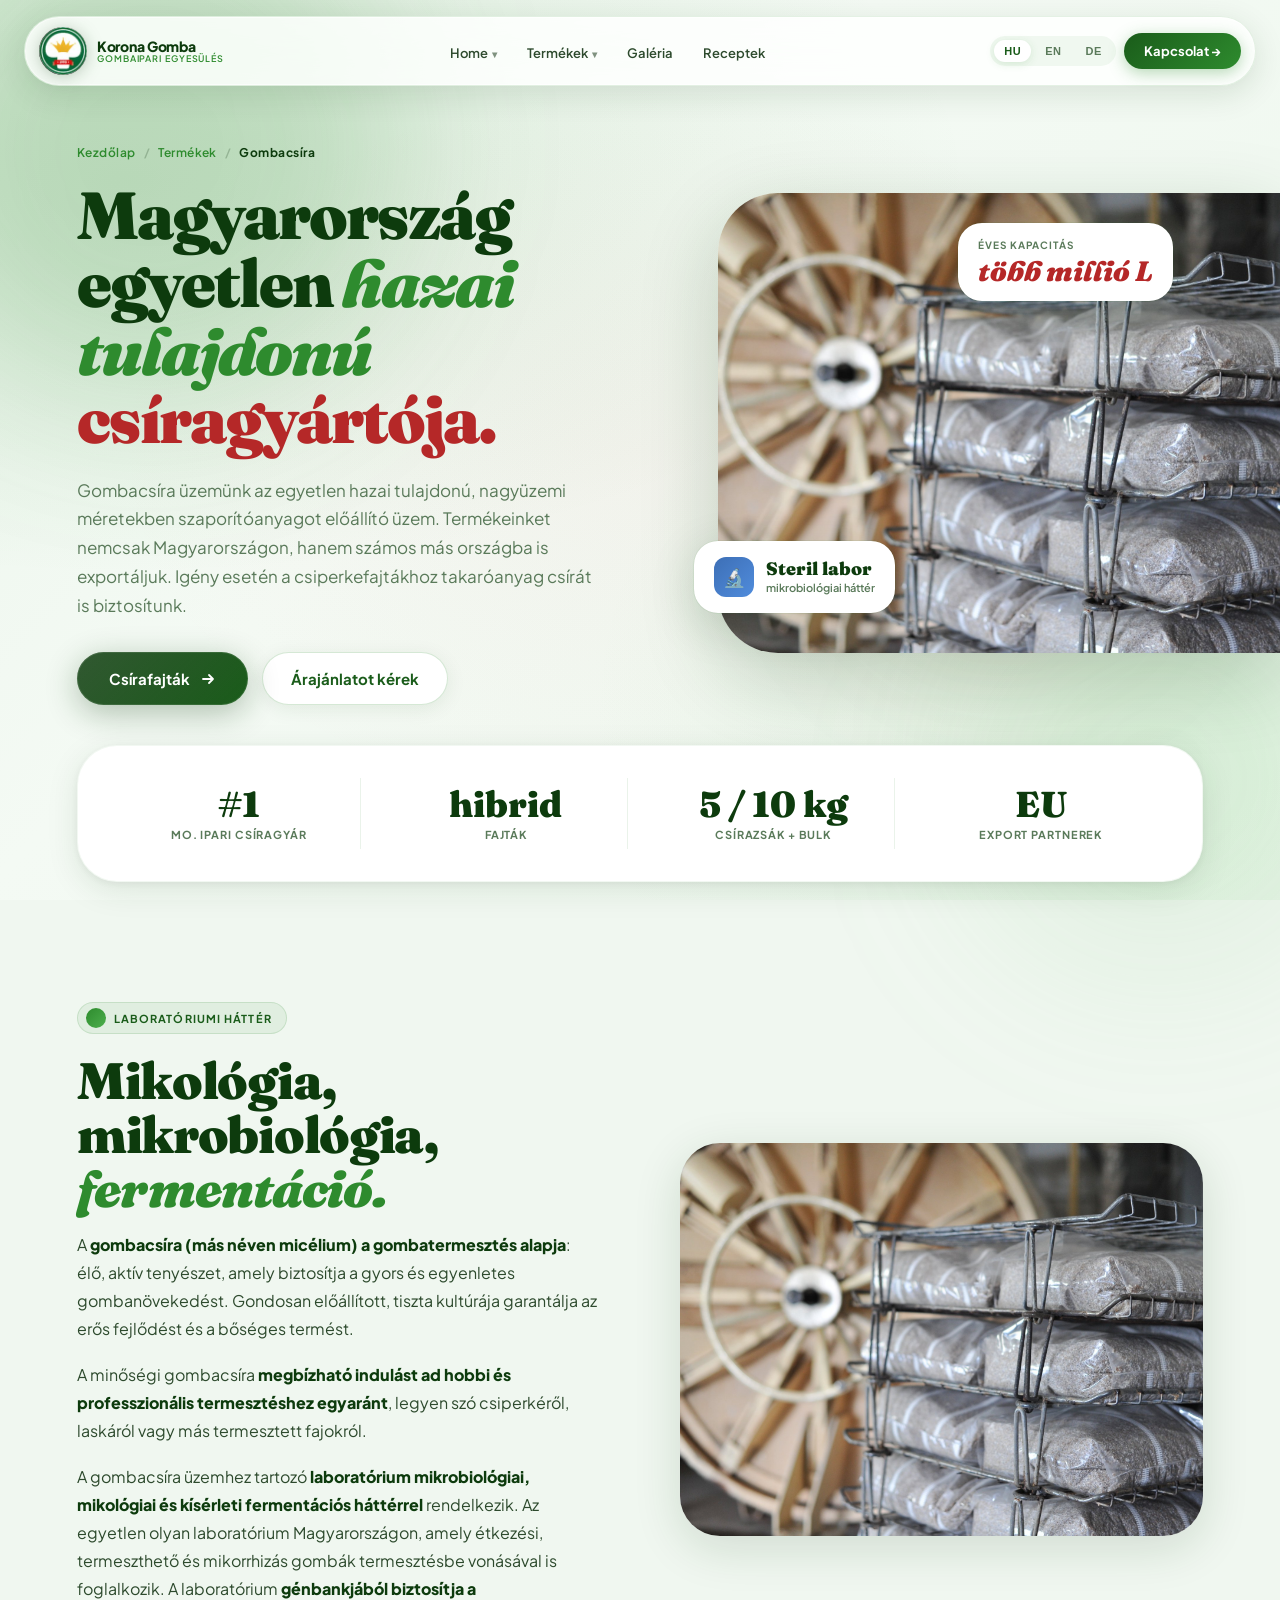
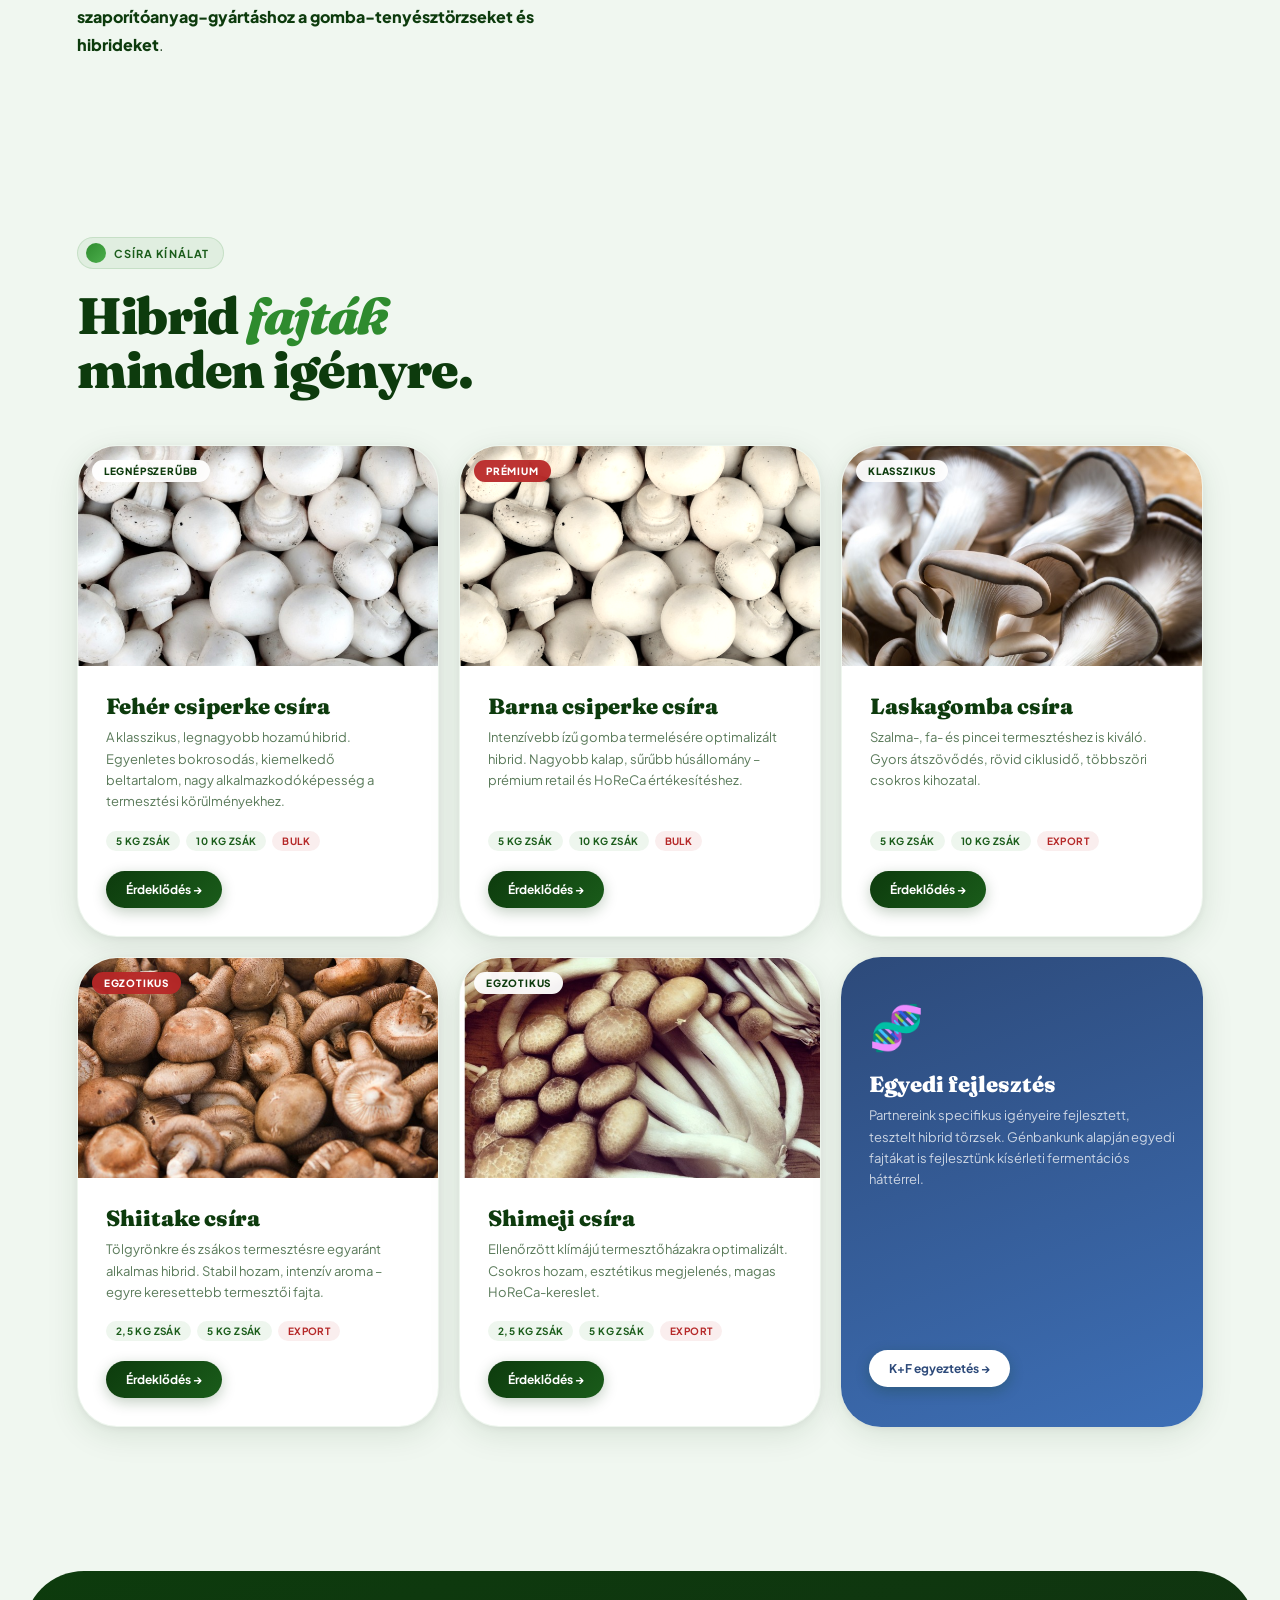
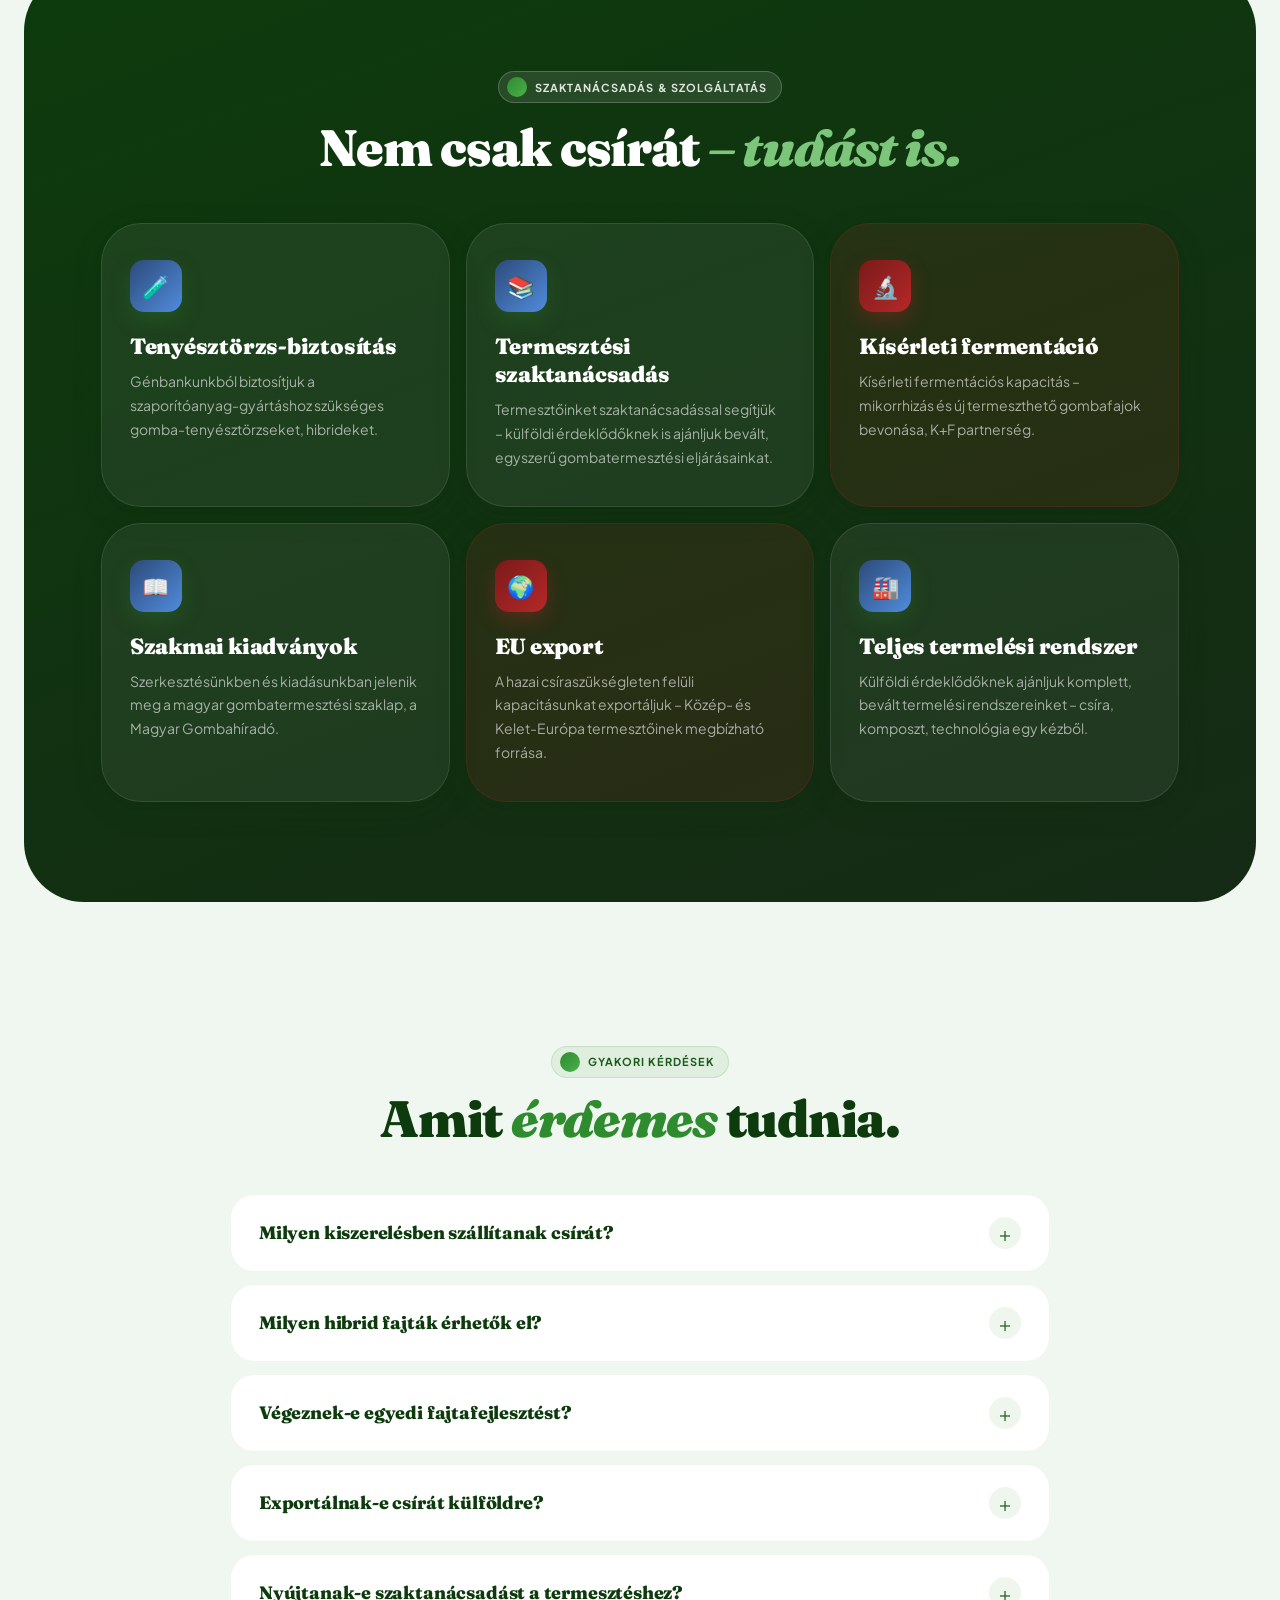
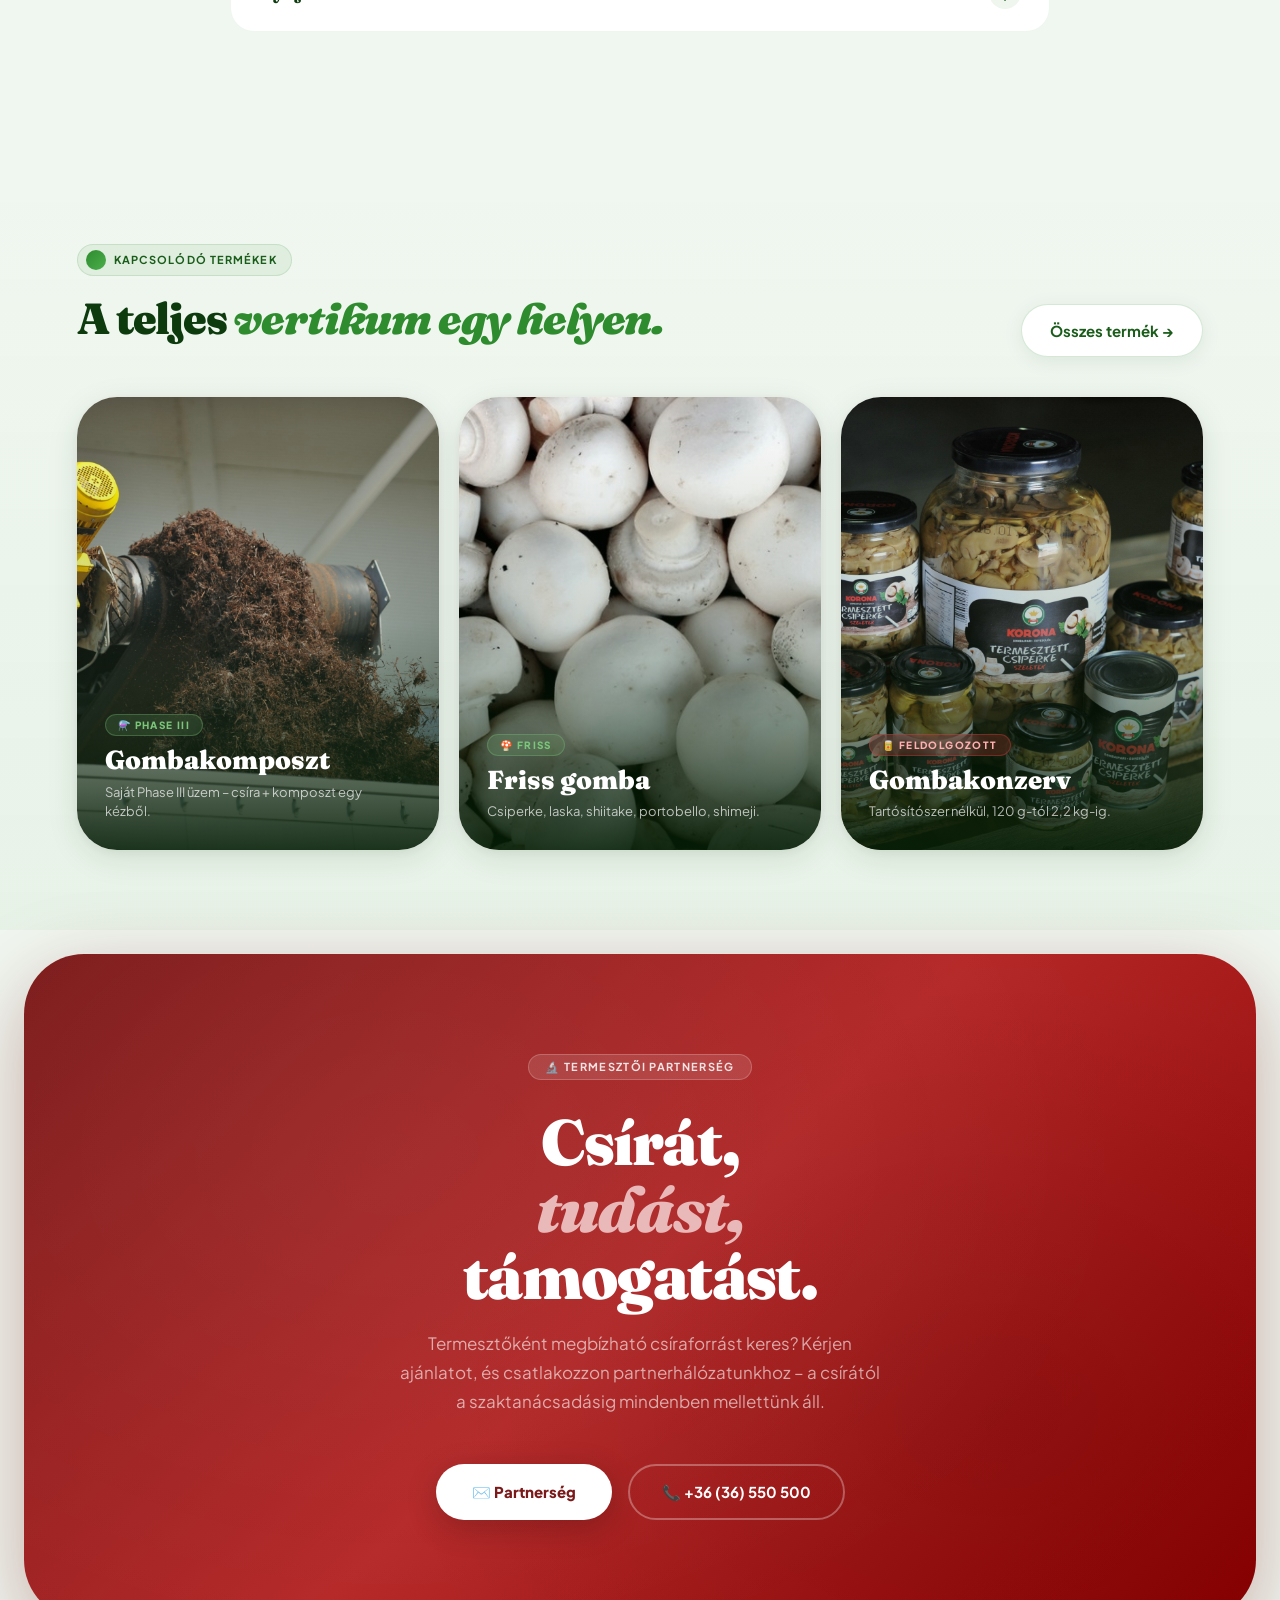
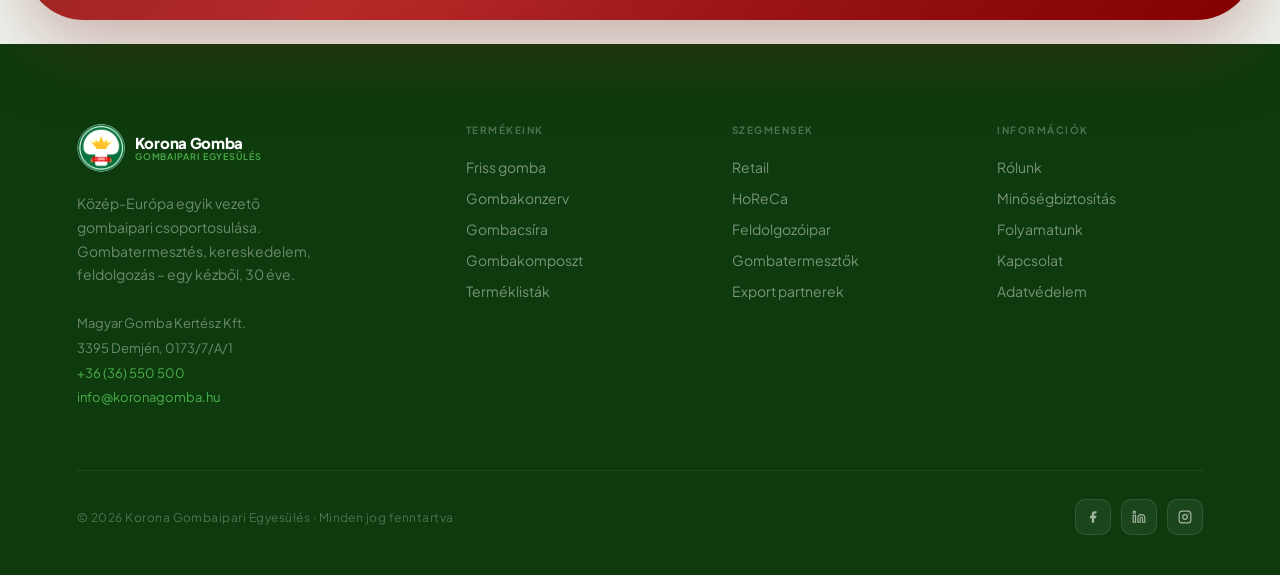
<file: gombacsira.html>
<!DOCTYPE html>
<html lang="hu">
<head>
<meta charset="UTF-8">
<meta name="viewport" content="width=device-width, initial-scale=1.0">
<meta name="description" content="Gombacsíra – Korona Gomba. Magyarország egyetlen ipari gombacsíra-gyártója. Mikrobiológiai, mikológiai és kísérleti fermentációs laboratórium. Hibrid fajták, steril csírazsák, EU export.">
<title>Gombacsíra – Korona Gomba · Ipari gyártás, steril laboratórium</title>
<link rel="preconnect" href="https://fonts.googleapis.com">
<link rel="preconnect" href="https://fonts.gstatic.com" crossorigin>
<link href="https://fonts.googleapis.com/css2?family=Plus+Jakarta+Sans:ital,wght@0,300;0,400;0,500;0,600;0,700;0,800;1,400&family=Fraunces:ital,opsz,wght@0,9..144,300;0,9..144,700;0,9..144,900;1,9..144,300;1,9..144,700;1,9..144,900&display=swap" rel="stylesheet">
<link rel="stylesheet" href="assets/css/style.css">
<link rel="stylesheet" href="assets/css/shared.css">
</head>
<body>

<div class="page-transition"></div>
<div class="mesh-bg"></div>
<div class="orb orb-1"></div>
<div class="orb orb-2"></div>
<div class="orb orb-3"></div>

<div class="mobile-menu" id="mobileMenu">
  <a href="index.html">Home</a>
  <a href="termekek.html">Termékek</a>
  <a href="rolunk.html">Rólunk</a>
  <a href="cegtortenet.html">Cégtörténet</a>
  <a href="fenntarthato-jovo.html">Fenntartható jövő</a>
  <a href="tarsadalmi-felelossegvallalas.html">Felelősségvállalás</a>
  <a href="kapcsolat.html" class="m-cta">Kontakt →</a>
</div>

<nav id="nav">
  <a href="index.html" class="nav-logo">
    <img src="assets/img/logo.png" alt="Korona Gomba logó">
    <div class="nav-logo-text"><span class="brand">Korona Gomba</span><span class="sub">Gombaipari Egyesülés</span></div>
  </a>
  <ul class="nav-links">
    <li class="has-dropdown">
      <a href="index.html">Home</a>
      <ul class="nav-dropdown">
        <li><a href="rolunk.html">Rólunk</a></li>
        <li><a href="cegtortenet.html">Cégtörténet</a></li>
        <li><a href="minosegbiztositas.html">Minőségbiztosítás</a></li>
        <li><a href="fenntarthato-jovo.html">Fenntartható jövő</a></li>
        <li><a href="tarsadalmi-felelossegvallalas.html">Társadalmi felelősségvállalás</a></li>
        <li><a href="karrier.html">Karrier</a></li>
      </ul>
    </li>
    <li class="has-dropdown">
      <a href="termekek.html">Termékek</a>
      <ul class="nav-dropdown">
        <li><a href="gombacsira.html">Gombacsíra</a></li>
        <li><a href="gombakomposzt.html">Gombakomposzt</a></li>
        <li><a href="friss-gomba.html">Friss gomba</a></li>
        <li><a href="gombakonzerv.html">Konzervgomba</a></li>
      </ul>
    </li>
    <li><a href="#">Galéria</a></li>
    <li><a href="#">Receptek</a></li>
  </ul>
  <div class="nav-right">
    <div class="nav-lang"><button class="lang-btn active">HU</button><button class="lang-btn">EN</button><button class="lang-btn">DE</button></div>
    <a href="kapcsolat.html" class="btn-nav-cta">Kapcsolat →</a>
    <button class="nav-burger" id="burger" aria-label="Menü"><span></span><span></span><span></span></button>
  </div>
</nav>

<!-- SUBHERO -->
<section class="subhero">
  <div class="subhero-left">
    <div class="breadcrumb">
      <a href="index.html">Kezdőlap</a><span class="breadcrumb-sep">/</span>
      <a href="termekek.html">Termékek</a><span class="breadcrumb-sep">/</span>
      <span class="breadcrumb-current">Gombacsíra</span>
    </div>
    <h1>Magyarország<br>egyetlen <span class="italic">hazai tulajdonú</span><br><span class="red">csíragyártója.</span></h1>
    <p class="subhero-lead">Gombacsíra üzemünk az egyetlen hazai tulajdonú, nagyüzemi méretekben szaporítóanyagot előállító üzem. Termékeinket nemcsak Magyarországon, hanem számos más országba is exportáljuk. Igény esetén a csiperkefajtákhoz takaróanyag csírát is biztosítunk.</p>
    <div class="subhero-actions">
      <a href="#csirafajtak" class="btn-primary">Csírafajták <svg width="16" height="16" viewBox="0 0 16 16" fill="none"><path d="M3 8h10M9 4l4 4-4 4" stroke="currentColor" stroke-width="1.8" stroke-linecap="round" stroke-linejoin="round"/></svg></a>
      <a href="kapcsolat.html" class="btn-secondary">Árajánlatot kérek</a>
    </div>
  </div>
  <div class="subhero-right">
    <div class="subhero-img-wrap"><img src="assets/img/csira.jpg" alt="Gombacsíra laboratórium"></div>
    <div class="subhero-float-card subhero-float-1">
      <div class="sf-icon" style="background:linear-gradient(135deg,#3D6FB6,#508CDC)">🔬</div>
      <div><div class="sf-t">Steril labor</div><div class="sf-s">mikrobiológiai háttér</div></div>
    </div>
    <div class="subhero-float-card subhero-float-2">
      <div class="sf-label">Éves kapacitás</div><div class="sf-val">több millió L</div>
    </div>
  </div>
</section>

<div class="subhero-stats">
  <div class="sb-stat"><div class="sb-stat-n">#1</div><div class="sb-stat-l">Mo. ipari csíragyár</div></div>
  <div class="sb-stat"><div class="sb-stat-n">hibrid</div><div class="sb-stat-l">fajták</div></div>
  <div class="sb-stat"><div class="sb-stat-n">5 / 10 kg</div><div class="sb-stat-l">csírazsák + bulk</div></div>
  <div class="sb-stat"><div class="sb-stat-n">EU</div><div class="sb-stat-l">export partnerek</div></div>
</div>

<!-- LABOR -->
<section class="section">
  <div class="content-2col">
    <div>
      <div class="section-label reveal"><div class="section-label-dot"></div><span>Laboratóriumi háttér</span></div>
      <h2 class="section-title reveal reveal-d1">Mikológia,<br>mikrobiológia,<br><span class="italic">fermentáció.</span></h2>
      <div class="prose reveal reveal-d2">
        <p>A <strong>gombacsíra (más néven micélium) a gombatermesztés alapja</strong>: élő, aktív tenyészet, amely biztosítja a gyors és egyenletes gombanövekedést. Gondosan előállított, tiszta kultúrája garantálja az erős fejlődést és a bőséges termést.</p>
        <p>A minőségi gombacsíra <strong>megbízható indulást ad hobbi és professzionális termesztéshez egyaránt</strong>, legyen szó csiperkéről, laskáról vagy más termesztett fajokról.</p>
        <p>A gombacsíra üzemhez tartozó <strong>laboratórium mikrobiológiai, mikológiai és kísérleti fermentációs háttérrel</strong> rendelkezik. Az egyetlen olyan laboratórium Magyarországon, amely étkezési, termeszthető és mikorrhizás gombák termesztésbe vonásával is foglalkozik. A laboratórium <strong>génbankjából biztosítja a szaporítóanyag-gyártáshoz a gomba-tenyésztörzseket és hibrideket</strong>.</p>
      </div>
    </div>
    <div class="content-2col-img reveal reveal-d2"><img src="assets/img/csira.jpg" alt="Gombacsíra laboratórium"></div>
  </div>
</section>

<!-- CSÍRA FAJTÁK -->
<section class="section" id="csirafajtak" style="padding-top:40px">
  <div style="margin-bottom:48px">
    <div class="section-label reveal"><div class="section-label-dot"></div><span>Csíra kínálat</span></div>
    <h2 class="section-title reveal reveal-d1">Hibrid <span class="italic">fajták</span><br>minden igényre.</h2>
  </div>

  <div class="variant-grid">
    <div class="variant-card reveal">
      <div class="variant-img-wrap"><img src="assets/img/csiperke.jpg" alt="Fehér csiperke csíra"><span class="variant-overlay-tag">Legnépszerűbb</span></div>
      <div class="variant-body">
        <div class="variant-name">Fehér csiperke csíra</div>
        <p class="variant-desc">A klasszikus, legnagyobb hozamú hibrid. Egyenletes bokrosodás, kiemelkedő beltartalom, nagy alkalmazkodóképesség a termesztési körülményekhez.</p>
        <div class="variant-specs"><span class="variant-spec">5 kg zsák</span><span class="variant-spec">10 kg zsák</span><span class="variant-spec red">Bulk</span></div>
        <a href="kapcsolat.html" class="variant-cta">Érdeklődés →</a>
      </div>
    </div>
    <div class="variant-card reveal reveal-d1">
      <div class="variant-img-wrap"><img src="assets/img/csiperke.jpg" alt="Barna csiperke csíra" style="filter:sepia(.3)"><span class="variant-overlay-tag red">Prémium</span></div>
      <div class="variant-body">
        <div class="variant-name">Barna csiperke csíra</div>
        <p class="variant-desc">Intenzívebb ízű gomba termelésére optimalizált hibrid. Nagyobb kalap, sűrűbb húsállomány – prémium retail és HoReCa értékesítéshez.</p>
        <div class="variant-specs"><span class="variant-spec">5 kg zsák</span><span class="variant-spec">10 kg zsák</span><span class="variant-spec red">Bulk</span></div>
        <a href="kapcsolat.html" class="variant-cta">Érdeklődés →</a>
      </div>
    </div>
    <div class="variant-card reveal reveal-d2">
      <div class="variant-img-wrap"><img src="assets/img/laska.jpg" alt="Laska csíra"><span class="variant-overlay-tag">Klasszikus</span></div>
      <div class="variant-body">
        <div class="variant-name">Laskagomba csíra</div>
        <p class="variant-desc">Szalma-, fa- és pincei termesztéshez is kiváló. Gyors átszövődés, rövid ciklusidő, többszöri csokros kihozatal.</p>
        <div class="variant-specs"><span class="variant-spec">5 kg zsák</span><span class="variant-spec">10 kg zsák</span><span class="variant-spec red">Export</span></div>
        <a href="kapcsolat.html" class="variant-cta">Érdeklődés →</a>
      </div>
    </div>
    <div class="variant-card reveal">
      <div class="variant-img-wrap"><img src="assets/img/shiita.jpg" alt="Shiitake csíra"><span class="variant-overlay-tag red">Egzotikus</span></div>
      <div class="variant-body">
        <div class="variant-name">Shiitake csíra</div>
        <p class="variant-desc">Tölgyrönkre és zsákos termesztésre egyaránt alkalmas hibrid. Stabil hozam, intenzív aroma – egyre keresettebb termesztői fajta.</p>
        <div class="variant-specs"><span class="variant-spec">2,5 kg zsák</span><span class="variant-spec">5 kg zsák</span><span class="variant-spec red">Export</span></div>
        <a href="kapcsolat.html" class="variant-cta">Érdeklődés →</a>
      </div>
    </div>
    <div class="variant-card reveal reveal-d1">
      <div class="variant-img-wrap"><img src="assets/img/shimeji.jpg" alt="Shimeji csíra"><span class="variant-overlay-tag">Egzotikus</span></div>
      <div class="variant-body">
        <div class="variant-name">Shimeji csíra</div>
        <p class="variant-desc">Ellenőrzött klímájú termesztőházakra optimalizált. Csokros hozam, esztétikus megjelenés, magas HoReCa-kereslet.</p>
        <div class="variant-specs"><span class="variant-spec">2,5 kg zsák</span><span class="variant-spec">5 kg zsák</span><span class="variant-spec red">Export</span></div>
        <a href="kapcsolat.html" class="variant-cta">Érdeklődés →</a>
      </div>
    </div>
    <div class="variant-card reveal reveal-d2" style="background:linear-gradient(160deg,#2D4A7A,#3D6FB6);border:none">
      <div class="variant-body" style="flex:1;justify-content:center;padding:40px 28px">
        <div style="font-size:44px;margin-bottom:18px">🧬</div>
        <div class="variant-name" style="color:white">Egyedi fejlesztés</div>
        <p class="variant-desc" style="color:rgba(255,255,255,.75)">Partnereink specifikus igényeire fejlesztett, tesztelt hibrid törzsek. Génbankunk alapján egyedi fajtákat is fejlesztünk kísérleti fermentációs háttérrel.</p>
        <a href="kapcsolat.html" class="variant-cta" style="background:white;color:#2D4A7A">K+F egyeztetés →</a>
      </div>
    </div>
  </div>
</section>

<!-- SZOLGÁLTATÁSOK -->
<section class="content-block dark">
  <div style="text-align:center;margin-bottom:48px">
    <div class="section-label reveal" style="margin:0 auto 18px"><div class="section-label-dot"></div><span>Szaktanácsadás & szolgáltatás</span></div>
    <h2 class="section-title reveal reveal-d1">Nem csak csírát <span class="italic" style="color:#7BC67B">– tudást is.</span></h2>
  </div>
  <div class="info-card-grid">
    <div class="info-card reveal" style="background:rgba(255,255,255,.06);border-color:rgba(255,255,255,.1)">
      <div class="info-card-icon" style="background:linear-gradient(135deg,#2D4A7A,#508CDC)">🧪</div>
      <div class="info-card-title" style="color:white">Tenyésztörzs-biztosítás</div>
      <p class="info-card-text" style="color:rgba(255,255,255,.6)">Génbankunkból biztosítjuk a szaporítóanyag-gyártáshoz szükséges gomba-tenyésztörzseket, hibrideket.</p>
    </div>
    <div class="info-card reveal reveal-d1" style="background:rgba(255,255,255,.06);border-color:rgba(255,255,255,.1)">
      <div class="info-card-icon" style="background:linear-gradient(135deg,#2D4A7A,#508CDC)">📚</div>
      <div class="info-card-title" style="color:white">Termesztési szaktanácsadás</div>
      <p class="info-card-text" style="color:rgba(255,255,255,.6)">Termesztőinket szaktanácsadással segítjük – külföldi érdeklődőknek is ajánljuk bevált, egyszerű gombatermesztési eljárásainkat.</p>
    </div>
    <div class="info-card red-card reveal reveal-d2" style="background:rgba(185,40,40,.12);border-color:rgba(185,40,40,.2)">
      <div class="info-card-icon" style="background:linear-gradient(135deg,var(--r1),var(--r2))">🔬</div>
      <div class="info-card-title" style="color:white">Kísérleti fermentáció</div>
      <p class="info-card-text" style="color:rgba(255,255,255,.6)">Kísérleti fermentációs kapacitás – mikorrhizás és új termeszthető gombafajok bevonása, K+F partnerség.</p>
    </div>
    <div class="info-card reveal reveal-d3" style="background:rgba(255,255,255,.06);border-color:rgba(255,255,255,.1)">
      <div class="info-card-icon" style="background:linear-gradient(135deg,#2D4A7A,#508CDC)">📖</div>
      <div class="info-card-title" style="color:white">Szakmai kiadványok</div>
      <p class="info-card-text" style="color:rgba(255,255,255,.6)">Szerkesztésünkben és kiadásunkban jelenik meg a magyar gombatermesztési szaklap, a Magyar Gombahíradó.</p>
    </div>
    <div class="info-card red-card reveal reveal-d4" style="background:rgba(185,40,40,.12);border-color:rgba(185,40,40,.2)">
      <div class="info-card-icon" style="background:linear-gradient(135deg,var(--r1),var(--r2))">🌍</div>
      <div class="info-card-title" style="color:white">EU export</div>
      <p class="info-card-text" style="color:rgba(255,255,255,.6)">A hazai csíraszükségleten felüli kapacitásunkat exportáljuk – Közép- és Kelet-Európa termesztőinek megbízható forrása.</p>
    </div>
    <div class="info-card reveal reveal-d5" style="background:rgba(255,255,255,.06);border-color:rgba(255,255,255,.1)">
      <div class="info-card-icon" style="background:linear-gradient(135deg,#2D4A7A,#508CDC)">🏭</div>
      <div class="info-card-title" style="color:white">Teljes termelési rendszer</div>
      <p class="info-card-text" style="color:rgba(255,255,255,.6)">Külföldi érdeklődőknek ajánljuk komplett, bevált termelési rendszereinket – csíra, komposzt, technológia egy kézből.</p>
    </div>
  </div>
</section>

<!-- FAQ -->
<section class="section">
  <div style="text-align:center;margin-bottom:48px">
    <div class="section-label reveal" style="margin:0 auto 14px"><div class="section-label-dot"></div><span>Gyakori kérdések</span></div>
    <h2 class="section-title reveal reveal-d1">Amit <span class="italic">érdemes</span> tudnia.</h2>
  </div>
  <div class="faq-wrap">
    <div class="faq-item"><div class="faq-q"><h4>Milyen kiszerelésben szállítanak csírát?</h4><div class="faq-toggle">+</div></div><div class="faq-a"><p>Csiperke- és laskacsírát 5 kg-os és 10 kg-os steril csírazsákokban szállítjuk. Shiitake és shimeji csírákból 2,5 kg-os és 5 kg-os kiszerelést kínálunk. Nagyobb mennyiségnél bulk rendelés is lehetséges – ezt egyedi egyeztetés alapján alakítjuk ki.</p></div></div>
    <div class="faq-item"><div class="faq-q"><h4>Milyen hibrid fajták érhetők el?</h4><div class="faq-toggle">+</div></div><div class="faq-a"><p>Génbankunk több tíz fehér és barna csiperke hibridet tartalmaz, eltérő termesztési ciklusidővel, hozammal és beltartalommal. Laskagombából hagyományos és hőtűrő változatokat is szállítunk. Shiitake és shimeji fajtáink ellenőrzött klímájú termesztőházakra optimalizáltak.</p></div></div>
    <div class="faq-item"><div class="faq-q"><h4>Végeznek-e egyedi fajtafejlesztést?</h4><div class="faq-toggle">+</div></div><div class="faq-a"><p>Igen. Kísérleti fermentációs kapacitásunk és génbankunk révén partnereink specifikus igényeire fejlesztett hibrid törzseket is előállítunk. A folyamat általában 6–18 hónapot vesz igénybe, és több tesztelési fázisból áll.</p></div></div>
    <div class="faq-item"><div class="faq-q"><h4>Exportálnak-e csírát külföldre?</h4><div class="faq-toggle">+</div></div><div class="faq-a"><p>Igen. A hazai csíraszükségleten felüli kapacitásunkat több európai országba exportáljuk. Az export partnerek számára külön logisztikai, csomagolási és dokumentációs szolgáltatást nyújtunk, beleértve a növényegészségügyi bizonyítványok kezelését.</p></div></div>
    <div class="faq-item"><div class="faq-q"><h4>Nyújtanak-e szaktanácsadást a termesztéshez?</h4><div class="faq-toggle">+</div></div><div class="faq-a"><p>Igen, termesztői partnereinket rendszeres szaktanácsadással segítjük. Csírázás, klímavezérlés, takaróanyag-kezelés, betakarítás, komposztkezelés – a teljes termelési ciklus egyes kérdéseiben állunk rendelkezésre.</p></div></div>
  </div>
</section>

<!-- RELATED -->
<section class="related-wrap">
  <div class="related-header">
    <div>
      <div class="section-label reveal"><div class="section-label-dot"></div><span>Kapcsolódó termékek</span></div>
      <h2 class="section-title reveal reveal-d1" style="font-size:clamp(30px,3.4vw,48px)">A teljes <span class="italic">vertikum egy helyen.</span></h2>
    </div>
    <a href="termekek.html" class="btn-secondary">Összes termék →</a>
  </div>
  <div class="related-grid">
    <a href="gombakomposzt.html" class="related-card"><img src="assets/img/komposzt.jpg" alt="Gombakomposzt"><div class="related-card-overlay"></div><div class="related-card-body"><span class="related-card-kicker">⚗️ Phase III</span><div class="related-card-title">Gombakomposzt</div><p class="related-card-desc">Saját Phase III üzem – csíra + komposzt egy kézből.</p></div></a>
    <a href="friss-gomba.html" class="related-card"><img src="assets/img/csiperke.jpg" alt="Friss gomba"><div class="related-card-overlay"></div><div class="related-card-body"><span class="related-card-kicker">🍄 Friss</span><div class="related-card-title">Friss gomba</div><p class="related-card-desc">Csiperke, laska, shiitake, portobello, shimeji.</p></div></a>
    <a href="gombakonzerv.html" class="related-card"><img src="assets/img/konzerv.jpg" alt="Gombakonzerv"><div class="related-card-overlay"></div><div class="related-card-body"><span class="related-card-kicker" style="color:#FFB0B0;background:rgba(217,64,64,.2);border-color:rgba(217,64,64,.35)">🥫 Feldolgozott</span><div class="related-card-title">Gombakonzerv</div><p class="related-card-desc">Tartósítószer nélkül, 120 g-tól 2,2 kg-ig.</p></div></a>
  </div>
</section>

<div class="cta-wrap" style="margin-bottom:24px">
  <div class="cta-eyebrow">🔬 Termesztői partnerség</div>
  <h2 class="cta-title">Csírát,<br><em>tudást,</em><br>támogatást.</h2>
  <p class="cta-sub">Termesztőként megbízható csíraforrást keres? Kérjen ajánlatot, és csatlakozzon partnerhálózatunkhoz – a csírától a szaktanácsadásig mindenben mellettünk áll.</p>
  <div class="cta-btns">
    <a href="kapcsolat.html" class="btn-white">✉️ Partnerség</a>
    <a href="tel:+3636550500" class="btn-ghost-white">📞 +36 (36) 550 500</a>
  </div>
</div>

<footer>
  <div class="footer-top">
    <div>
      <a href="index.html" class="footer-logo-wrap">
        <img src="assets/img/logo.png" alt="Korona Gomba logó">
        <div class="nav-logo-text"><span class="brand">Korona Gomba</span><span class="sub">Gombaipari Egyesülés</span></div>
      </a>
      <p class="footer-tagline">Közép-Európa egyik vezető gombaipari csoportosulása. Gombatermesztés, kereskedelem, feldolgozás – egy kézből, 30 éve.</p>
      <div class="footer-contact">
        Magyar Gomba Kertész Kft.<br>
        3395 Demjén, 0173/7/A/1<br>
        <a href="tel:+3636550500">+36 (36) 550 500</a><br>
        <a href="mailto:info@koronagomba.hu">info@koronagomba.hu</a>
      </div>
    </div>
    <div class="footer-col"><h4>Termékeink</h4><ul>
      <li><a href="friss-gomba.html">Friss gomba</a></li>
      <li><a href="gombakonzerv.html">Gombakonzerv</a></li>
      <li><a href="gombacsira.html">Gombacsíra</a></li>
      <li><a href="gombakomposzt.html">Gombakomposzt</a></li>
      <li><a href="termekek.html">Terméklisták</a></li>
    </ul></div>
    <div class="footer-col"><h4>Szegmensek</h4><ul>
      <li><a href="partnerek.html">Retail</a></li>
      <li><a href="partnerek.html">HoReCa</a></li>
      <li><a href="partnerek.html">Feldolgozóipar</a></li>
      <li><a href="partnerek.html">Gombatermesztők</a></li>
      <li><a href="partnerek.html">Export partnerek</a></li>
    </ul></div>
    <div class="footer-col"><h4>Információk</h4><ul>
      <li><a href="rolunk.html">Rólunk</a></li>
      <li><a href="miert-mi.html">Minőségbiztosítás</a></li>
      <li><a href="miert-mi.html">Folyamatunk</a></li>
      <li><a href="kapcsolat.html">Kapcsolat</a></li>
      <li><a href="#">Adatvédelem</a></li>
    </ul></div>
  </div>
  <div class="footer-bottom">
    <div class="footer-copy">© 2026 Korona Gombaipari Egyesülés · Minden jog fenntartva</div>
    <div class="footer-social">
      <a href="https://facebook.com/frissmagyargomba" class="social-btn" target="_blank" rel="noopener" aria-label="Facebook"><svg width="14" height="14" viewBox="0 0 24 24" fill="rgba(255,255,255,.6)"><path d="M18 2h-3a5 5 0 00-5 5v3H7v4h3v8h4v-8h3l1-4h-4V7a1 1 0 011-1h3z"/></svg></a>
      <a href="https://linkedin.com" class="social-btn" target="_blank" rel="noopener" aria-label="LinkedIn"><svg width="14" height="14" viewBox="0 0 24 24" fill="none" stroke="rgba(255,255,255,.6)" stroke-width="2"><path d="M16 8a6 6 0 016 6v7h-4v-7a2 2 0 00-2-2 2 2 0 00-2 2v7h-4v-7a6 6 0 016-6zM2 9h4v12H2z"/><circle cx="4" cy="4" r="2"/></svg></a>
      <a href="https://instagram.com" class="social-btn" target="_blank" rel="noopener" aria-label="Instagram"><svg width="14" height="14" viewBox="0 0 24 24" fill="none" stroke="rgba(255,255,255,.6)" stroke-width="2"><rect x="2" y="2" width="20" height="20" rx="5"/><circle cx="12" cy="12" r="4"/><circle cx="17.5" cy="6.5" r="1" fill="rgba(255,255,255,.6)" stroke="none"/></svg></a>
    </div>
  </div>
</footer>

<script src="assets/js/subpages.js"></script>
</body>
</html>
</file>
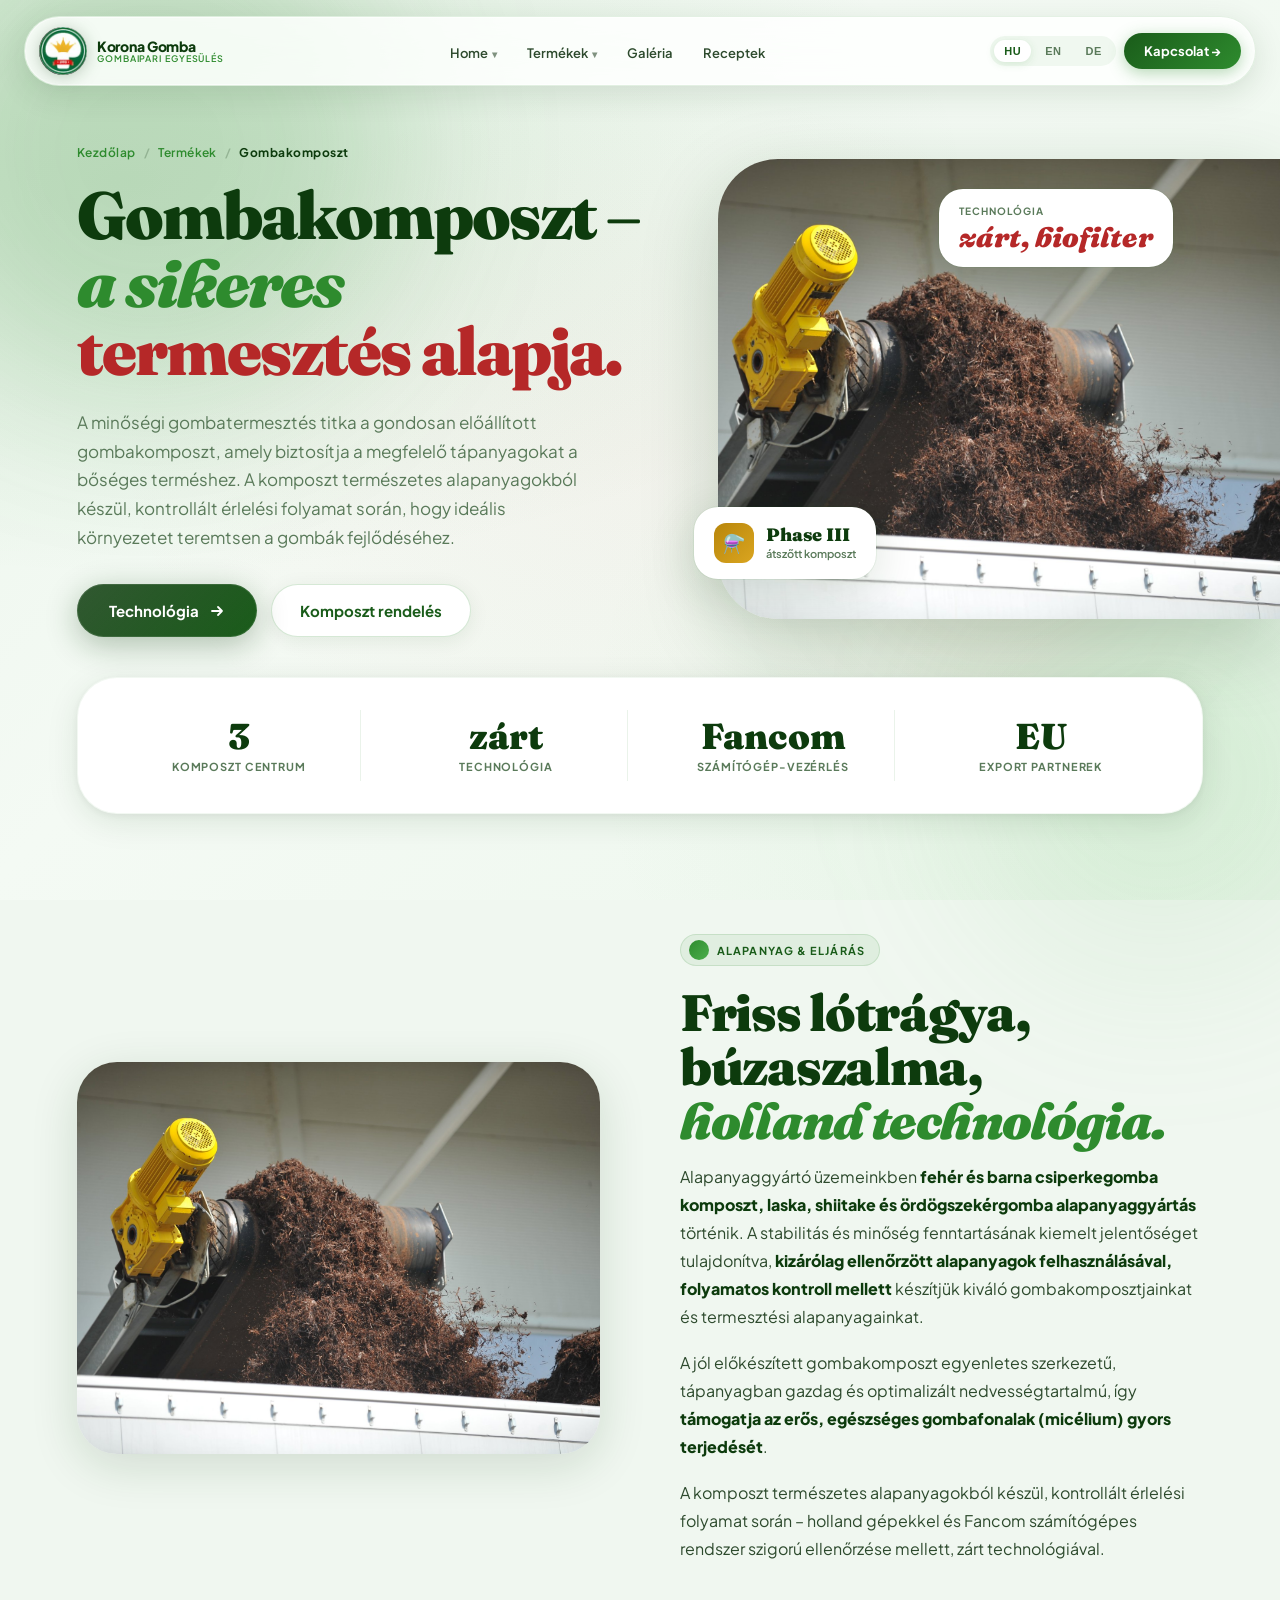
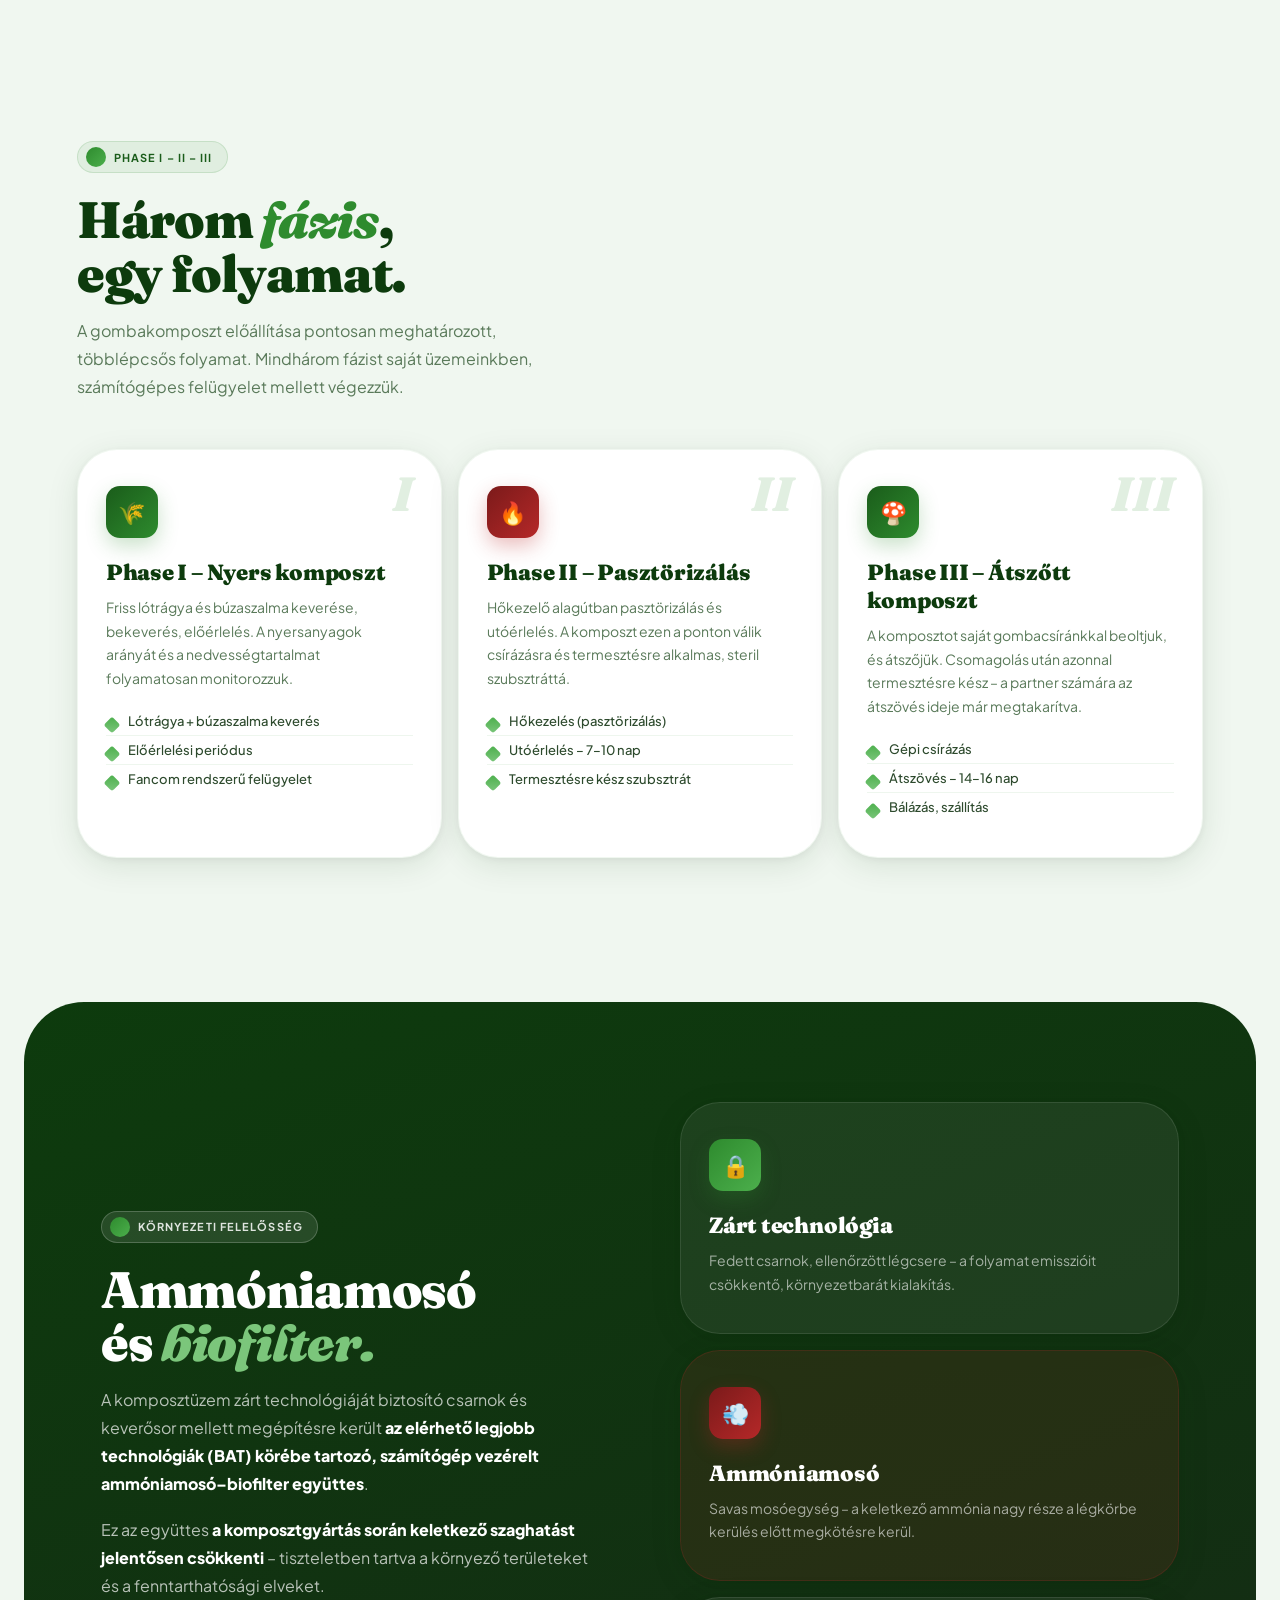
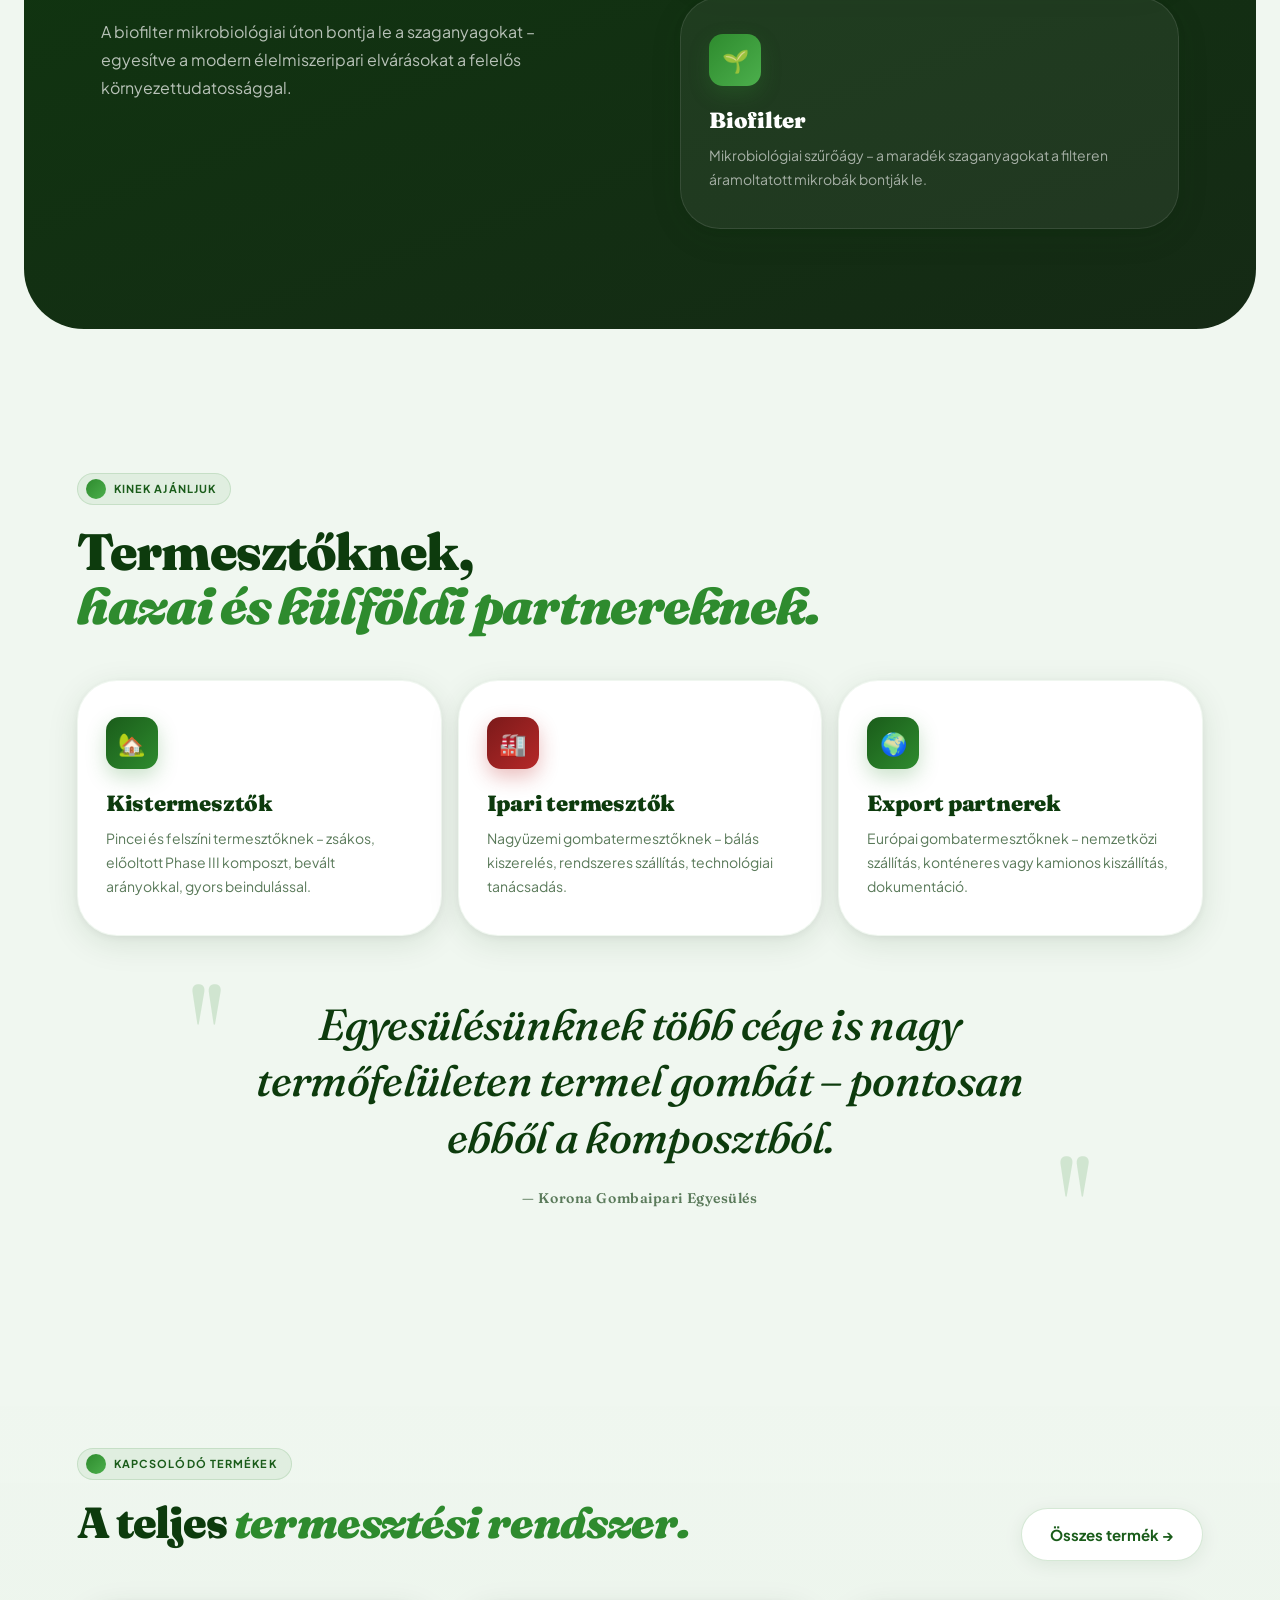
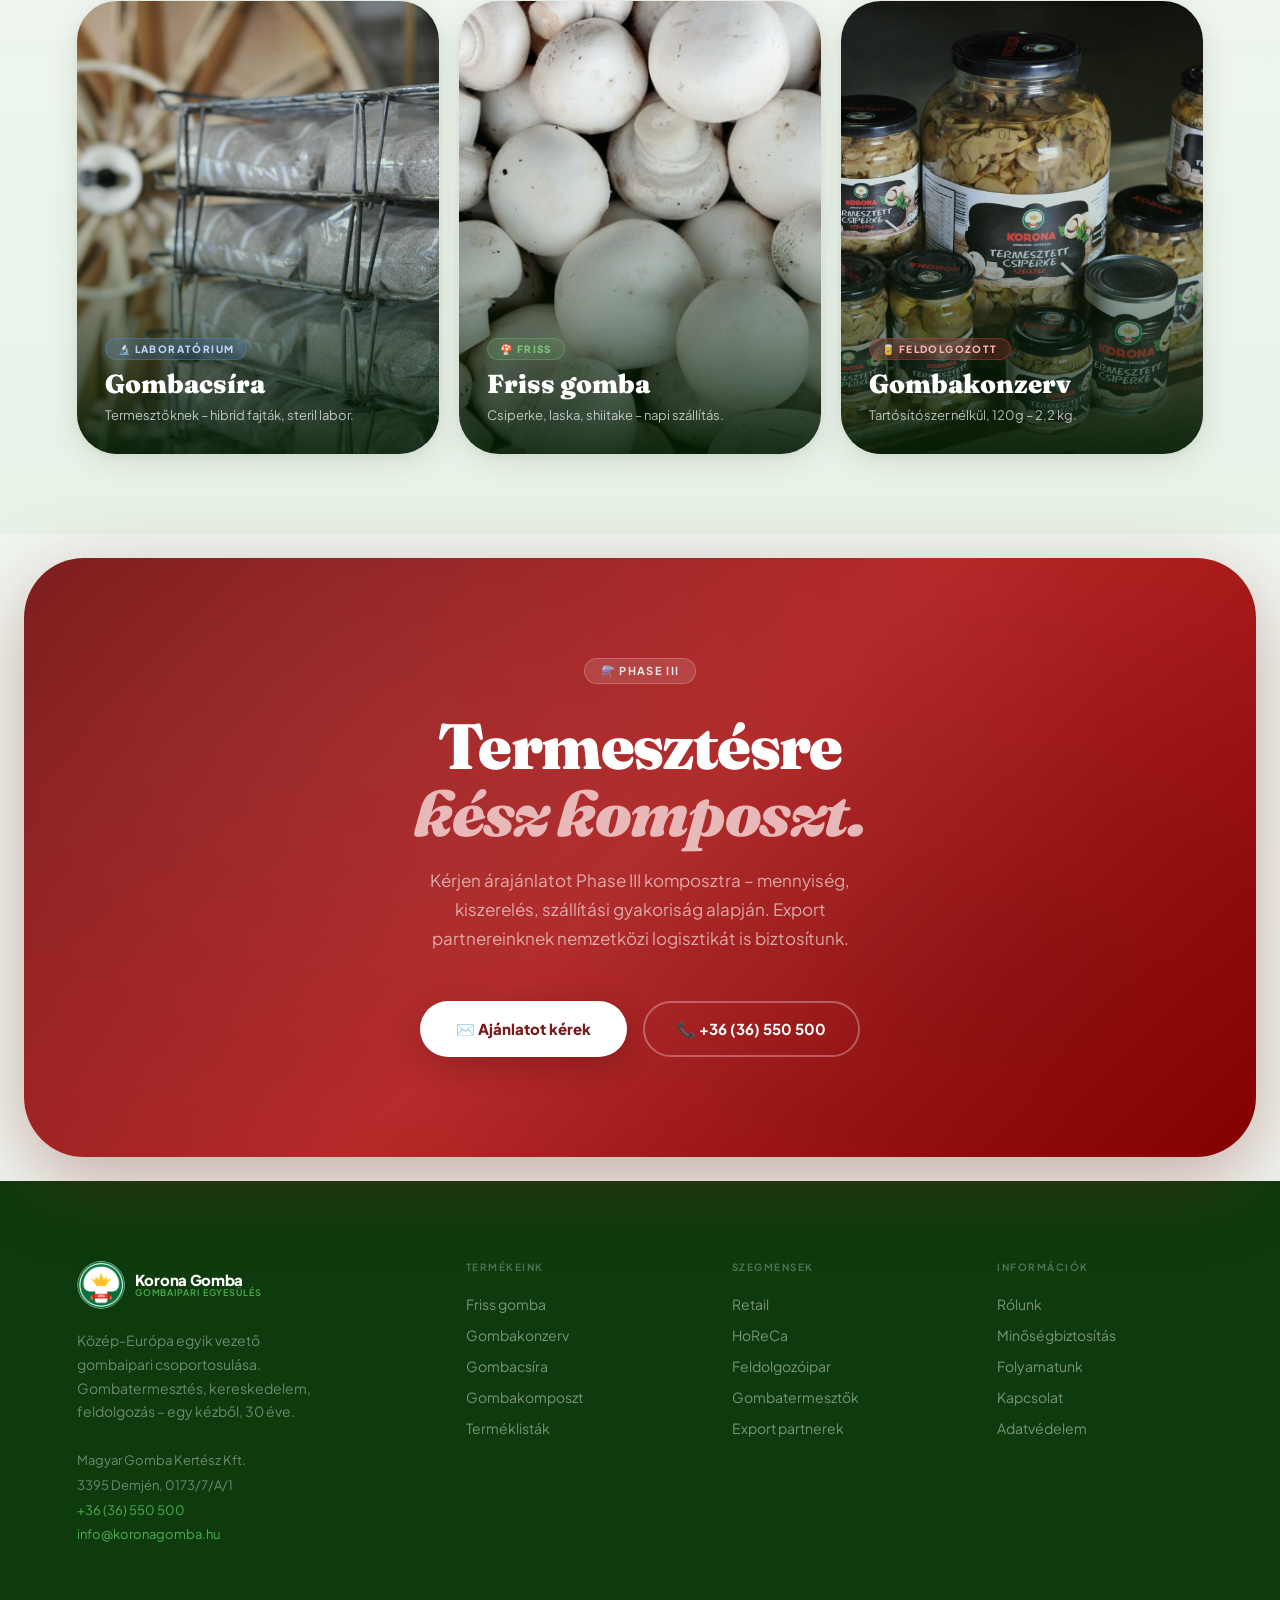
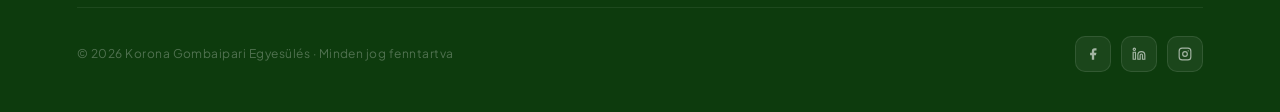
<file: gombakomposzt.html>
<!DOCTYPE html>
<html lang="hu">
<head>
<meta charset="UTF-8">
<meta name="viewport" content="width=device-width, initial-scale=1.0">
<meta name="description" content="Gombakomposzt – Korona Gomba. Saját Phase III komposztüzem, Közép-Európa egyik legmodernebb telephelye. Zárt technológia, számítógép vezérelt ammóniamosó–biofilter, EU export.">
<title>Gombakomposzt – Korona Gomba · Phase III komposztüzem</title>
<link rel="preconnect" href="https://fonts.googleapis.com">
<link rel="preconnect" href="https://fonts.gstatic.com" crossorigin>
<link href="https://fonts.googleapis.com/css2?family=Plus+Jakarta+Sans:ital,wght@0,300;0,400;0,500;0,600;0,700;0,800;1,400&family=Fraunces:ital,opsz,wght@0,9..144,300;0,9..144,700;0,9..144,900;1,9..144,300;1,9..144,700;1,9..144,900&display=swap" rel="stylesheet">
<link rel="stylesheet" href="assets/css/style.css">
<link rel="stylesheet" href="assets/css/shared.css">
</head>
<body>

<div class="page-transition"></div>
<div class="mesh-bg"></div>
<div class="orb orb-1"></div>
<div class="orb orb-2"></div>
<div class="orb orb-3"></div>

<div class="mobile-menu" id="mobileMenu">
  <a href="index.html">Home</a>
  <a href="termekek.html">Termékek</a>
  <a href="rolunk.html">Rólunk</a>
  <a href="cegtortenet.html">Cégtörténet</a>
  <a href="fenntarthato-jovo.html">Fenntartható jövő</a>
  <a href="tarsadalmi-felelossegvallalas.html">Felelősségvállalás</a>
  <a href="kapcsolat.html" class="m-cta">Kontakt →</a>
</div>

<nav id="nav">
  <a href="index.html" class="nav-logo">
    <img src="assets/img/logo.png" alt="Korona Gomba logó">
    <div class="nav-logo-text"><span class="brand">Korona Gomba</span><span class="sub">Gombaipari Egyesülés</span></div>
  </a>
  <ul class="nav-links">
    <li class="has-dropdown">
      <a href="index.html">Home</a>
      <ul class="nav-dropdown">
        <li><a href="rolunk.html">Rólunk</a></li>
        <li><a href="cegtortenet.html">Cégtörténet</a></li>
        <li><a href="minosegbiztositas.html">Minőségbiztosítás</a></li>
        <li><a href="fenntarthato-jovo.html">Fenntartható jövő</a></li>
        <li><a href="tarsadalmi-felelossegvallalas.html">Társadalmi felelősségvállalás</a></li>
        <li><a href="karrier.html">Karrier</a></li>
      </ul>
    </li>
    <li class="has-dropdown">
      <a href="termekek.html">Termékek</a>
      <ul class="nav-dropdown">
        <li><a href="gombacsira.html">Gombacsíra</a></li>
        <li><a href="gombakomposzt.html">Gombakomposzt</a></li>
        <li><a href="friss-gomba.html">Friss gomba</a></li>
        <li><a href="gombakonzerv.html">Konzervgomba</a></li>
      </ul>
    </li>
    <li><a href="#">Galéria</a></li>
    <li><a href="#">Receptek</a></li>
  </ul>
  <div class="nav-right">
    <div class="nav-lang"><button class="lang-btn active">HU</button><button class="lang-btn">EN</button><button class="lang-btn">DE</button></div>
    <a href="kapcsolat.html" class="btn-nav-cta">Kapcsolat →</a>
    <button class="nav-burger" id="burger" aria-label="Menü"><span></span><span></span><span></span></button>
  </div>
</nav>

<!-- SUBHERO -->
<section class="subhero">
  <div class="subhero-left">
    <div class="breadcrumb">
      <a href="index.html">Kezdőlap</a><span class="breadcrumb-sep">/</span>
      <a href="termekek.html">Termékek</a><span class="breadcrumb-sep">/</span>
      <span class="breadcrumb-current">Gombakomposzt</span>
    </div>
    <h1>Gombakomposzt –<br><span class="italic">a sikeres</span><br><span class="red">termesztés alapja.</span></h1>
    <p class="subhero-lead">A minőségi gombatermesztés titka a gondosan előállított gombakomposzt, amely biztosítja a megfelelő tápanyagokat a bőséges terméshez. A komposzt természetes alapanyagokból készül, kontrollált érlelési folyamat során, hogy ideális környezetet teremtsen a gombák fejlődéséhez.</p>
    <div class="subhero-actions">
      <a href="#technologia" class="btn-primary">Technológia <svg width="16" height="16" viewBox="0 0 16 16" fill="none"><path d="M3 8h10M9 4l4 4-4 4" stroke="currentColor" stroke-width="1.8" stroke-linecap="round" stroke-linejoin="round"/></svg></a>
      <a href="kapcsolat.html" class="btn-secondary">Komposzt rendelés</a>
    </div>
  </div>
  <div class="subhero-right">
    <div class="subhero-img-wrap"><img src="assets/img/komposzt.jpg" alt="Komposztüzem Demjén"></div>
    <div class="subhero-float-card subhero-float-1">
      <div class="sf-icon" style="background:linear-gradient(135deg,#B8860B,#DAA520)">⚗️</div>
      <div><div class="sf-t">Phase III</div><div class="sf-s">átszőtt komposzt</div></div>
    </div>
    <div class="subhero-float-card subhero-float-2">
      <div class="sf-label">Technológia</div><div class="sf-val">zárt, biofilter</div>
    </div>
  </div>
</section>

<div class="subhero-stats">
  <div class="sb-stat"><div class="sb-stat-n">3</div><div class="sb-stat-l">komposzt centrum</div></div>
  <div class="sb-stat"><div class="sb-stat-n">zárt</div><div class="sb-stat-l">technológia</div></div>
  <div class="sb-stat"><div class="sb-stat-n">Fancom</div><div class="sb-stat-l">számítógép-vezérlés</div></div>
  <div class="sb-stat"><div class="sb-stat-n">EU</div><div class="sb-stat-l">export partnerek</div></div>
</div>

<!-- ALAPANYAGOK -->
<section class="section">
  <div class="content-2col">
    <div class="content-2col-img reveal"><img src="assets/img/komposzt.jpg" alt="Komposzt alapanyag"></div>
    <div>
      <div class="section-label reveal"><div class="section-label-dot"></div><span>Alapanyag & eljárás</span></div>
      <h2 class="section-title reveal reveal-d1">Friss lótrágya,<br>búzaszalma,<br><span class="italic">holland technológia.</span></h2>
      <div class="prose reveal reveal-d2">
        <p>Alapanyaggyártó üzemeinkben <strong>fehér és barna csiperkegomba komposzt, laska, shiitake és ördögszekérgomba alapanyaggyártás</strong> történik. A stabilitás és minőség fenntartásának kiemelt jelentőséget tulajdonítva, <strong>kizárólag ellenőrzött alapanyagok felhasználásával, folyamatos kontroll mellett</strong> készítjük kiváló gombakomposztjainkat és termesztési alapanyagainkat.</p>
        <p>A jól előkészített gombakomposzt egyenletes szerkezetű, tápanyagban gazdag és optimalizált nedvességtartalmú, így <strong>támogatja az erős, egészséges gombafonalak (micélium) gyors terjedését</strong>.</p>
        <p>A komposzt természetes alapanyagokból készül, kontrollált érlelési folyamat során – holland gépekkel és Fancom számítógépes rendszer szigorú ellenőrzése mellett, zárt technológiával.</p>
      </div>
    </div>
  </div>
</section>

<!-- FÁZISOK -->
<section class="section" id="technologia" style="padding-top:40px">
  <div style="margin-bottom:48px">
    <div class="section-label reveal"><div class="section-label-dot"></div><span>Phase I – II – III</span></div>
    <h2 class="section-title reveal reveal-d1">Három <span class="italic">fázis</span>,<br>egy folyamat.</h2>
    <p class="section-sub reveal reveal-d2">A gombakomposzt előállítása pontosan meghatározott, többlépcsős folyamat. Mindhárom fázist saját üzemeinkben, számítógépes felügyelet mellett végezzük.</p>
  </div>

  <div class="info-card-grid">
    <div class="info-card reveal">
      <div class="info-card-num">I</div>
      <div class="info-card-icon">🌾</div>
      <div class="info-card-title">Phase I – Nyers komposzt</div>
      <p class="info-card-text">Friss lótrágya és búzaszalma keverése, bekeverés, előérlelés. A nyersanyagok arányát és a nedvességtartalmat folyamatosan monitorozzuk.</p>
      <ul class="info-card-list">
        <li>Lótrágya + búzaszalma keverés</li>
        <li>Előérlelési periódus</li>
        <li>Fancom rendszerű felügyelet</li>
      </ul>
    </div>
    <div class="info-card red-card reveal reveal-d1">
      <div class="info-card-num">II</div>
      <div class="info-card-icon">🔥</div>
      <div class="info-card-title">Phase II – Pasztörizálás</div>
      <p class="info-card-text">Hőkezelő alagútban pasztörizálás és utóérlelés. A komposzt ezen a ponton válik csírázásra és termesztésre alkalmas, steril szubsztráttá.</p>
      <ul class="info-card-list">
        <li>Hőkezelés (pasztörizálás)</li>
        <li>Utóérlelés – 7–10 nap</li>
        <li>Termesztésre kész szubsztrát</li>
      </ul>
    </div>
    <div class="info-card reveal reveal-d2">
      <div class="info-card-num">III</div>
      <div class="info-card-icon">🍄</div>
      <div class="info-card-title">Phase III – Átszőtt komposzt</div>
      <p class="info-card-text">A komposztot saját gombacsíránkkal beoltjuk, és átszőjük. Csomagolás után azonnal termesztésre kész – a partner számára az átszövés ideje már megtakarítva.</p>
      <ul class="info-card-list">
        <li>Gépi csírázás</li>
        <li>Átszövés – 14–16 nap</li>
        <li>Bálázás, szállítás</li>
      </ul>
    </div>
  </div>
</section>

<!-- SZAGCSÖKKENTÉS -->
<section class="content-block dark">
  <div class="content-2col">
    <div>
      <div class="section-label reveal"><div class="section-label-dot"></div><span>Környezeti felelősség</span></div>
      <h2 class="section-title reveal reveal-d1">Ammóniamosó<br>és <span class="italic" style="color:#7BC67B">biofilter.</span></h2>
      <div class="prose reveal reveal-d2">
        <p>A komposztüzem zárt technológiáját biztosító csarnok és keverősor mellett megépítésre került <strong>az elérhető legjobb technológiák (BAT) körébe tartozó, számítógép vezérelt ammóniamosó–biofilter együttes</strong>.</p>
        <p>Ez az együttes <strong>a komposztgyártás során keletkező szaghatást jelentősen csökkenti</strong> – tiszteletben tartva a környező területeket és a fenntarthatósági elveket.</p>
        <p>A biofilter mikrobiológiai úton bontja le a szaganyagokat – egyesítve a modern élelmiszeripari elvárásokat a felelős környezettudatossággal.</p>
      </div>
    </div>
    <div>
      <div class="info-card-grid" style="grid-template-columns:1fr;margin-top:0">
        <div class="info-card reveal reveal-d2" style="background:rgba(255,255,255,.06);border-color:rgba(255,255,255,.1)">
          <div class="info-card-icon" style="background:linear-gradient(135deg,#2E8B2E,#4CAF4C)">🔒</div>
          <div class="info-card-title" style="color:white">Zárt technológia</div>
          <p class="info-card-text" style="color:rgba(255,255,255,.6)">Fedett csarnok, ellenőrzött légcsere – a folyamat emisszióit csökkentő, környezetbarát kialakítás.</p>
        </div>
        <div class="info-card red-card reveal reveal-d3" style="background:rgba(185,40,40,.12);border-color:rgba(185,40,40,.2)">
          <div class="info-card-icon">💨</div>
          <div class="info-card-title" style="color:white">Ammóniamosó</div>
          <p class="info-card-text" style="color:rgba(255,255,255,.6)">Savas mosóegység – a keletkező ammónia nagy része a légkörbe kerülés előtt megkötésre kerül.</p>
        </div>
        <div class="info-card reveal reveal-d4" style="background:rgba(255,255,255,.06);border-color:rgba(255,255,255,.1)">
          <div class="info-card-icon" style="background:linear-gradient(135deg,#2E8B2E,#4CAF4C)">🌱</div>
          <div class="info-card-title" style="color:white">Biofilter</div>
          <p class="info-card-text" style="color:rgba(255,255,255,.6)">Mikrobiológiai szűrőágy – a maradék szaganyagokat a filteren áramoltatott mikrobák bontják le.</p>
        </div>
      </div>
    </div>
  </div>
</section>

<!-- KINEK AJÁNLJUK -->
<section class="section">
  <div style="margin-bottom:48px">
    <div class="section-label reveal"><div class="section-label-dot"></div><span>Kinek ajánljuk</span></div>
    <h2 class="section-title reveal reveal-d1">Termesztőknek,<br><span class="italic">hazai és külföldi partnereknek.</span></h2>
  </div>

  <div class="info-card-grid">
    <div class="info-card reveal">
      <div class="info-card-icon">🏡</div>
      <div class="info-card-title">Kistermesztők</div>
      <p class="info-card-text">Pincei és felszíni termesztőknek – zsákos, előoltott Phase III komposzt, bevált arányokkal, gyors beindulással.</p>
    </div>
    <div class="info-card red-card reveal reveal-d1">
      <div class="info-card-icon">🏭</div>
      <div class="info-card-title">Ipari termesztők</div>
      <p class="info-card-text">Nagyüzemi gombatermesztőknek – bálás kiszerelés, rendszeres szállítás, technológiai tanácsadás.</p>
    </div>
    <div class="info-card reveal reveal-d2">
      <div class="info-card-icon">🌍</div>
      <div class="info-card-title">Export partnerek</div>
      <p class="info-card-text">Európai gombatermesztőknek – nemzetközi szállítás, konténeres vagy kamionos kiszállítás, dokumentáció.</p>
    </div>
  </div>

  <div class="pullquote reveal" style="margin:60px auto 40px">
    Egyesülésünknek több cége is nagy termőfelületen termel gombát – pontosan ebből a komposztból.
    <cite>— Korona Gombaipari Egyesülés</cite>
  </div>
</section>

<!-- RELATED -->
<section class="related-wrap">
  <div class="related-header">
    <div>
      <div class="section-label reveal"><div class="section-label-dot"></div><span>Kapcsolódó termékek</span></div>
      <h2 class="section-title reveal reveal-d1" style="font-size:clamp(30px,3.4vw,48px)">A teljes <span class="italic">termesztési rendszer.</span></h2>
    </div>
    <a href="termekek.html" class="btn-secondary">Összes termék →</a>
  </div>
  <div class="related-grid">
    <a href="gombacsira.html" class="related-card"><img src="assets/img/csira.jpg" alt="Gombacsíra"><div class="related-card-overlay"></div><div class="related-card-body"><span class="related-card-kicker" style="color:#B8D4FF;background:rgba(80,140,220,.2);border-color:rgba(80,140,220,.35)">🔬 Laboratórium</span><div class="related-card-title">Gombacsíra</div><p class="related-card-desc">Termesztőknek – hibrid fajták, steril labor.</p></div></a>
    <a href="friss-gomba.html" class="related-card"><img src="assets/img/csiperke.jpg" alt="Friss gomba"><div class="related-card-overlay"></div><div class="related-card-body"><span class="related-card-kicker">🍄 Friss</span><div class="related-card-title">Friss gomba</div><p class="related-card-desc">Csiperke, laska, shiitake – napi szállítás.</p></div></a>
    <a href="gombakonzerv.html" class="related-card"><img src="assets/img/konzerv.jpg" alt="Gombakonzerv"><div class="related-card-overlay"></div><div class="related-card-body"><span class="related-card-kicker" style="color:#FFB0B0;background:rgba(217,64,64,.2);border-color:rgba(217,64,64,.35)">🥫 Feldolgozott</span><div class="related-card-title">Gombakonzerv</div><p class="related-card-desc">Tartósítószer nélkül, 120g – 2,2 kg.</p></div></a>
  </div>
</section>

<div class="cta-wrap" style="margin-bottom:24px">
  <div class="cta-eyebrow">⚗️ Phase III</div>
  <h2 class="cta-title">Termesztésre<br><em>kész komposzt.</em></h2>
  <p class="cta-sub">Kérjen árajánlatot Phase III komposztra – mennyiség, kiszerelés, szállítási gyakoriság alapján. Export partnereinknek nemzetközi logisztikát is biztosítunk.</p>
  <div class="cta-btns">
    <a href="kapcsolat.html" class="btn-white">✉️ Ajánlatot kérek</a>
    <a href="tel:+3636550500" class="btn-ghost-white">📞 +36 (36) 550 500</a>
  </div>
</div>

<footer>
  <div class="footer-top">
    <div>
      <a href="index.html" class="footer-logo-wrap">
        <img src="assets/img/logo.png" alt="Korona Gomba logó">
        <div class="nav-logo-text"><span class="brand">Korona Gomba</span><span class="sub">Gombaipari Egyesülés</span></div>
      </a>
      <p class="footer-tagline">Közép-Európa egyik vezető gombaipari csoportosulása. Gombatermesztés, kereskedelem, feldolgozás – egy kézből, 30 éve.</p>
      <div class="footer-contact">
        Magyar Gomba Kertész Kft.<br>
        3395 Demjén, 0173/7/A/1<br>
        <a href="tel:+3636550500">+36 (36) 550 500</a><br>
        <a href="mailto:info@koronagomba.hu">info@koronagomba.hu</a>
      </div>
    </div>
    <div class="footer-col"><h4>Termékeink</h4><ul>
      <li><a href="friss-gomba.html">Friss gomba</a></li>
      <li><a href="gombakonzerv.html">Gombakonzerv</a></li>
      <li><a href="gombacsira.html">Gombacsíra</a></li>
      <li><a href="gombakomposzt.html">Gombakomposzt</a></li>
      <li><a href="termekek.html">Terméklisták</a></li>
    </ul></div>
    <div class="footer-col"><h4>Szegmensek</h4><ul>
      <li><a href="partnerek.html">Retail</a></li>
      <li><a href="partnerek.html">HoReCa</a></li>
      <li><a href="partnerek.html">Feldolgozóipar</a></li>
      <li><a href="partnerek.html">Gombatermesztők</a></li>
      <li><a href="partnerek.html">Export partnerek</a></li>
    </ul></div>
    <div class="footer-col"><h4>Információk</h4><ul>
      <li><a href="rolunk.html">Rólunk</a></li>
      <li><a href="miert-mi.html">Minőségbiztosítás</a></li>
      <li><a href="miert-mi.html">Folyamatunk</a></li>
      <li><a href="kapcsolat.html">Kapcsolat</a></li>
      <li><a href="#">Adatvédelem</a></li>
    </ul></div>
  </div>
  <div class="footer-bottom">
    <div class="footer-copy">© 2026 Korona Gombaipari Egyesülés · Minden jog fenntartva</div>
    <div class="footer-social">
      <a href="https://facebook.com/frissmagyargomba" class="social-btn" target="_blank" rel="noopener" aria-label="Facebook"><svg width="14" height="14" viewBox="0 0 24 24" fill="rgba(255,255,255,.6)"><path d="M18 2h-3a5 5 0 00-5 5v3H7v4h3v8h4v-8h3l1-4h-4V7a1 1 0 011-1h3z"/></svg></a>
      <a href="https://linkedin.com" class="social-btn" target="_blank" rel="noopener" aria-label="LinkedIn"><svg width="14" height="14" viewBox="0 0 24 24" fill="none" stroke="rgba(255,255,255,.6)" stroke-width="2"><path d="M16 8a6 6 0 016 6v7h-4v-7a2 2 0 00-2-2 2 2 0 00-2 2v7h-4v-7a6 6 0 016-6zM2 9h4v12H2z"/><circle cx="4" cy="4" r="2"/></svg></a>
      <a href="https://instagram.com" class="social-btn" target="_blank" rel="noopener" aria-label="Instagram"><svg width="14" height="14" viewBox="0 0 24 24" fill="none" stroke="rgba(255,255,255,.6)" stroke-width="2"><rect x="2" y="2" width="20" height="20" rx="5"/><circle cx="12" cy="12" r="4"/><circle cx="17.5" cy="6.5" r="1" fill="rgba(255,255,255,.6)" stroke="none"/></svg></a>
    </div>
  </div>
</footer>

<script src="assets/js/subpages.js"></script>
</body>
</html>
</file>
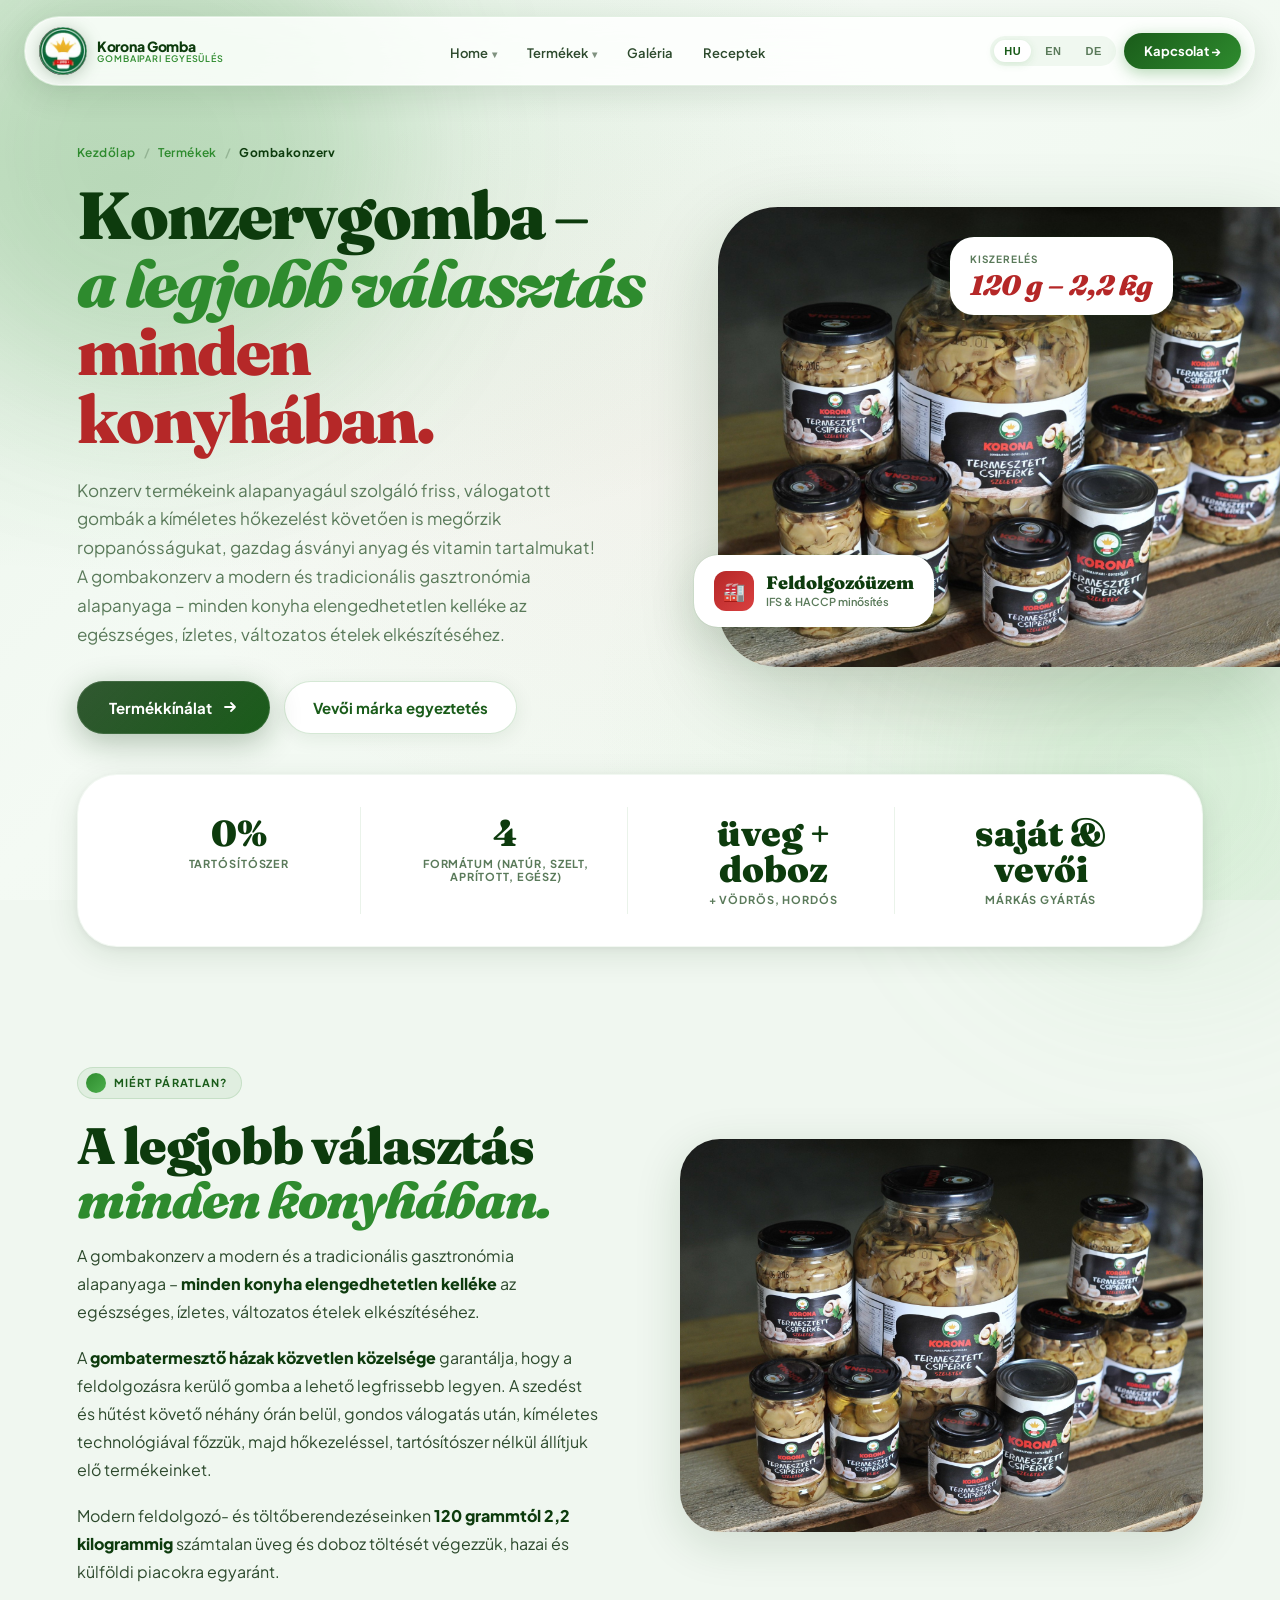
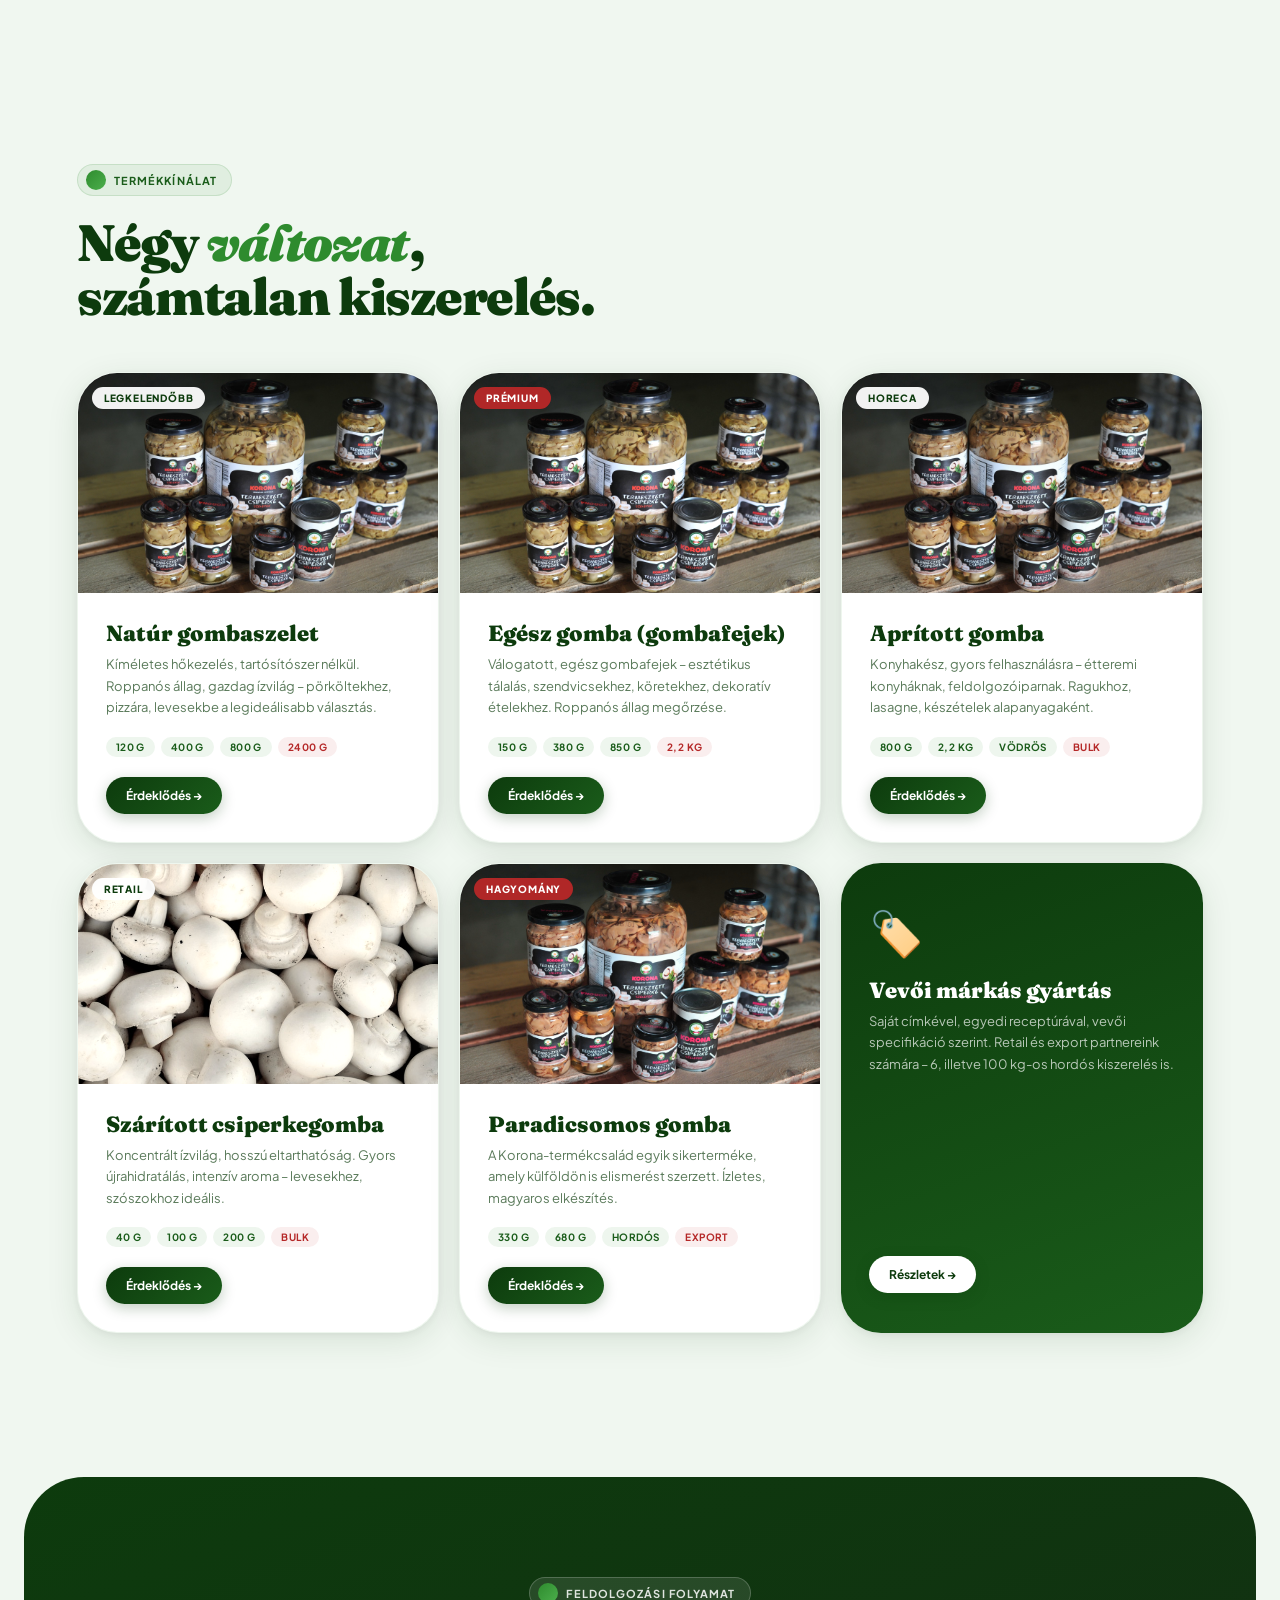
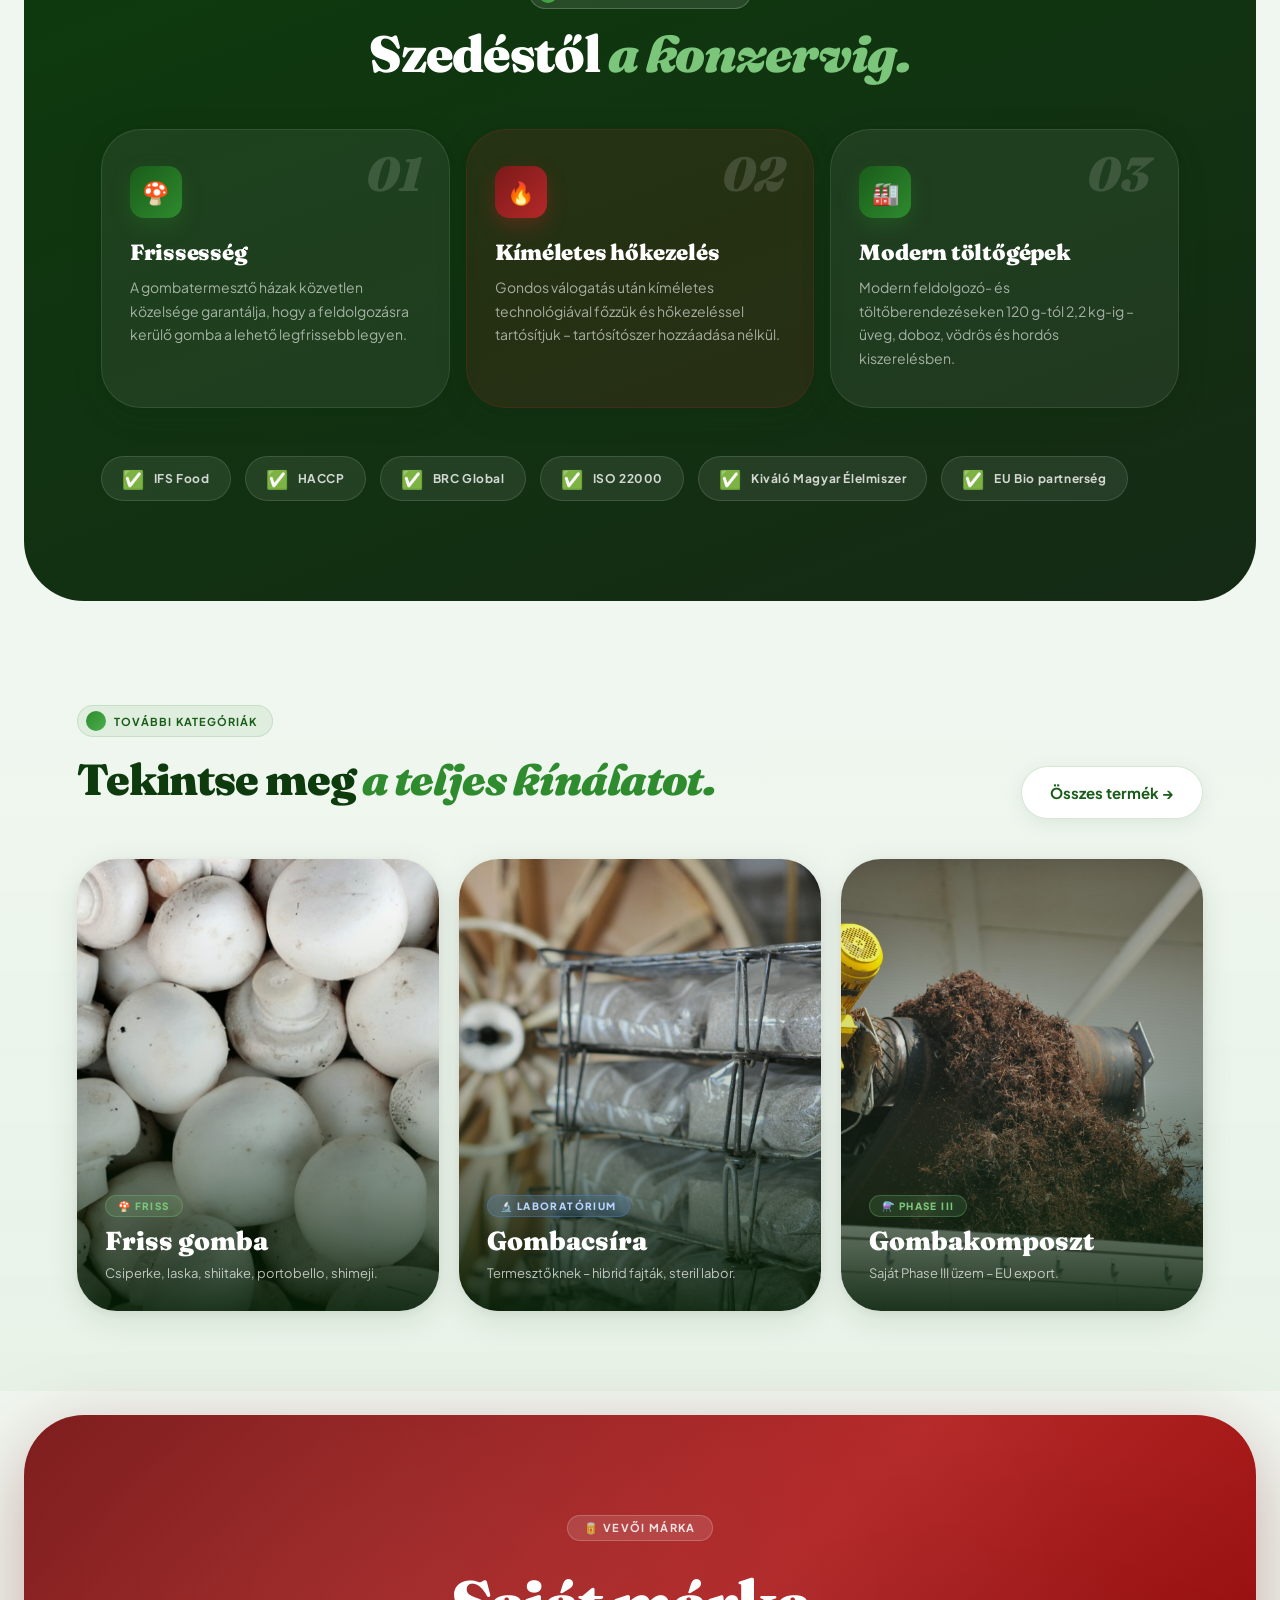
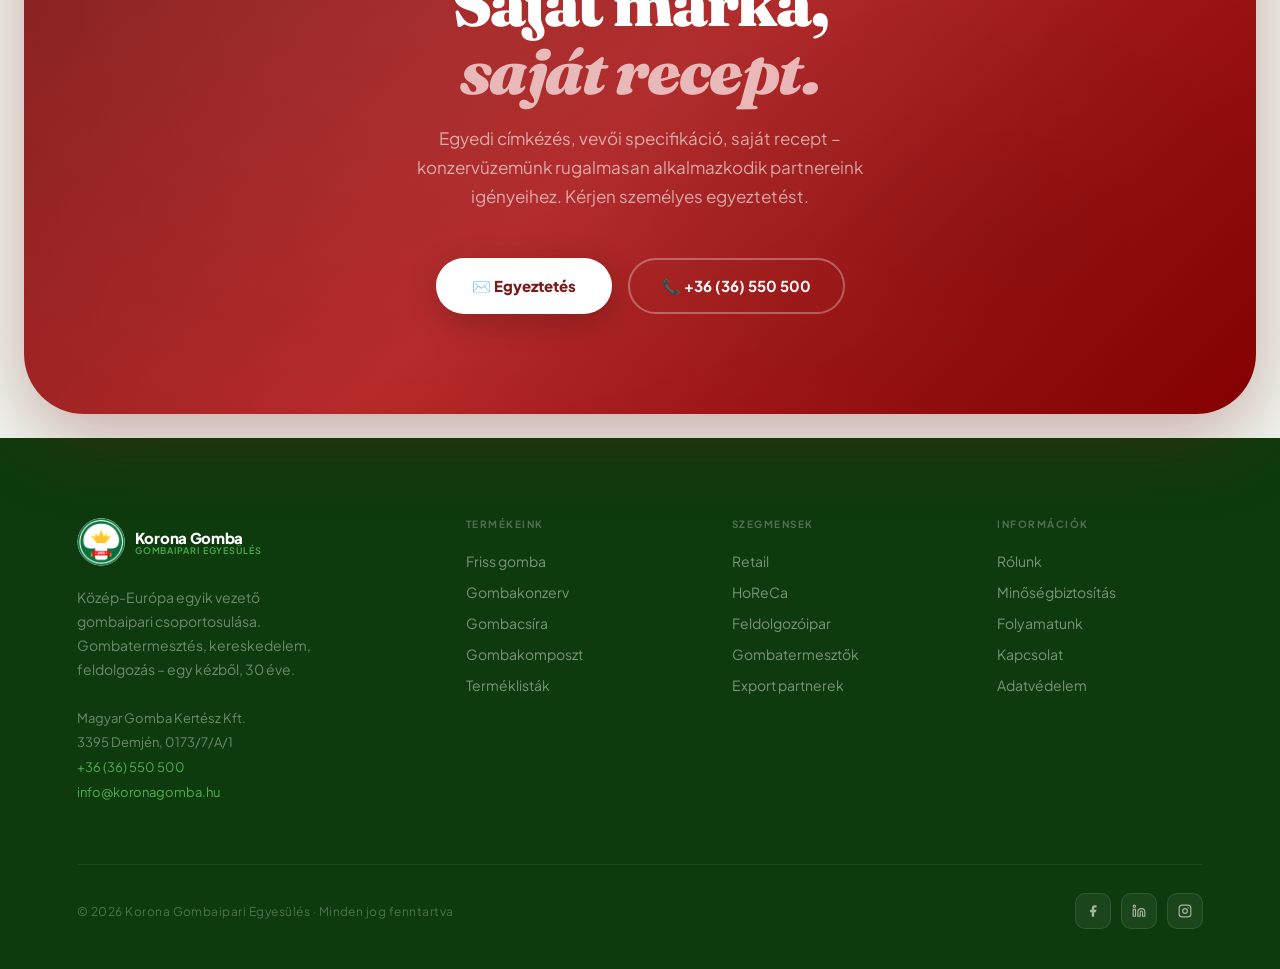
<file: gombakonzerv.html>
<!DOCTYPE html>
<html lang="hu">
<head>
<meta charset="UTF-8">
<meta name="viewport" content="width=device-width, initial-scale=1.0">
<meta name="description" content="Gombakonzerv – Korona Gomba. Tartósítószer nélkül, kíméletes hőkezeléssel. 120 g – 2,2 kg közötti kiszerelés. Natúr, szeletelt, aprított, egész. Saját és vevői márkás gyártás.">
<title>Gombakonzerv – Korona Gomba · Tartósítószer nélkül, saját gombából</title>
<link rel="preconnect" href="https://fonts.googleapis.com">
<link rel="preconnect" href="https://fonts.gstatic.com" crossorigin>
<link href="https://fonts.googleapis.com/css2?family=Plus+Jakarta+Sans:ital,wght@0,300;0,400;0,500;0,600;0,700;0,800;1,400&family=Fraunces:ital,opsz,wght@0,9..144,300;0,9..144,700;0,9..144,900;1,9..144,300;1,9..144,700;1,9..144,900&display=swap" rel="stylesheet">
<link rel="stylesheet" href="assets/css/style.css">
<link rel="stylesheet" href="assets/css/shared.css">
</head>
<body>

<div class="page-transition"></div>
<div class="mesh-bg"></div>
<div class="orb orb-1"></div>
<div class="orb orb-2"></div>
<div class="orb orb-3"></div>

<div class="mobile-menu" id="mobileMenu">
  <a href="index.html">Home</a>
  <a href="termekek.html">Termékek</a>
  <a href="rolunk.html">Rólunk</a>
  <a href="cegtortenet.html">Cégtörténet</a>
  <a href="fenntarthato-jovo.html">Fenntartható jövő</a>
  <a href="tarsadalmi-felelossegvallalas.html">Felelősségvállalás</a>
  <a href="kapcsolat.html" class="m-cta">Kontakt →</a>
</div>

<nav id="nav">
  <a href="index.html" class="nav-logo">
    <img src="assets/img/logo.png" alt="Korona Gomba logó">
    <div class="nav-logo-text">
      <span class="brand">Korona Gomba</span>
      <span class="sub">Gombaipari Egyesülés</span>
    </div>
  </a>
  <ul class="nav-links">
    <li class="has-dropdown">
      <a href="index.html">Home</a>
      <ul class="nav-dropdown">
        <li><a href="rolunk.html">Rólunk</a></li>
        <li><a href="cegtortenet.html">Cégtörténet</a></li>
        <li><a href="minosegbiztositas.html">Minőségbiztosítás</a></li>
        <li><a href="fenntarthato-jovo.html">Fenntartható jövő</a></li>
        <li><a href="tarsadalmi-felelossegvallalas.html">Társadalmi felelősségvállalás</a></li>
        <li><a href="karrier.html">Karrier</a></li>
      </ul>
    </li>
    <li class="has-dropdown">
      <a href="termekek.html">Termékek</a>
      <ul class="nav-dropdown">
        <li><a href="gombacsira.html">Gombacsíra</a></li>
        <li><a href="gombakomposzt.html">Gombakomposzt</a></li>
        <li><a href="friss-gomba.html">Friss gomba</a></li>
        <li><a href="gombakonzerv.html">Konzervgomba</a></li>
      </ul>
    </li>
    <li><a href="#">Galéria</a></li>
    <li><a href="#">Receptek</a></li>
  </ul>
  <div class="nav-right">
    <div class="nav-lang">
      <button class="lang-btn active">HU</button>
      <button class="lang-btn">EN</button>
      <button class="lang-btn">DE</button>
    </div>
    <a href="kapcsolat.html" class="btn-nav-cta">Kapcsolat →</a>
    <button class="nav-burger" id="burger" aria-label="Menü"><span></span><span></span><span></span></button>
  </div>
</nav>

<!-- ═════════════════ SUBHERO ═════════════════ -->
<section class="subhero">
  <div class="subhero-left">
    <div class="breadcrumb">
      <a href="index.html">Kezdőlap</a>
      <span class="breadcrumb-sep">/</span>
      <a href="termekek.html">Termékek</a>
      <span class="breadcrumb-sep">/</span>
      <span class="breadcrumb-current">Gombakonzerv</span>
    </div>
    <h1>Konzervgomba –<br><span class="italic">a legjobb választás</span><br><span class="red">minden konyhában.</span></h1>
    <p class="subhero-lead">
      Konzerv termékeink alapanyagául szolgáló friss, válogatott gombák a kíméletes hőkezelést követően is megőrzik roppanósságukat, gazdag ásványi anyag és vitamin tartalmukat! A gombakonzerv a modern és tradicionális gasztronómia alapanyaga – minden konyha elengedhetetlen kelléke az egészséges, ízletes, változatos ételek elkészítéséhez.
    </p>
    <div class="subhero-actions">
      <a href="#termekek" class="btn-primary">
        Termékkínálat
        <svg width="16" height="16" viewBox="0 0 16 16" fill="none"><path d="M3 8h10M9 4l4 4-4 4" stroke="currentColor" stroke-width="1.8" stroke-linecap="round" stroke-linejoin="round"/></svg>
      </a>
      <a href="kapcsolat.html" class="btn-secondary">Vevői márka egyeztetés</a>
    </div>
  </div>
  <div class="subhero-right">
    <div class="subhero-img-wrap">
      <img src="assets/img/konzerv.jpg" alt="Gombakonzerv">
    </div>
    <div class="subhero-float-card subhero-float-1">
      <div class="sf-icon" style="background:linear-gradient(135deg,var(--r2),var(--r3))">🏭</div>
      <div>
        <div class="sf-t">Feldolgozóüzem</div>
        <div class="sf-s">IFS & HACCP minősítés</div>
      </div>
    </div>
    <div class="subhero-float-card subhero-float-2">
      <div class="sf-label">Kiszerelés</div>
      <div class="sf-val">120 g – 2,2 kg</div>
    </div>
  </div>
</section>

<div class="subhero-stats">
  <div class="sb-stat"><div class="sb-stat-n">0%</div><div class="sb-stat-l">tartósítószer</div></div>
  <div class="sb-stat"><div class="sb-stat-n">4</div><div class="sb-stat-l">formátum (natúr, szelt, aprított, egész)</div></div>
  <div class="sb-stat"><div class="sb-stat-n">üveg + doboz</div><div class="sb-stat-l">+ vödrös, hordós</div></div>
  <div class="sb-stat"><div class="sb-stat-n">saját & vevői</div><div class="sb-stat-l">márkás gyártás</div></div>
</div>

<!-- ═════════════════ MIÉRT PÁRATLAN ═════════════════ -->
<section class="section">
  <div class="content-2col reverse">
    <div>
      <div class="section-label reveal">
        <div class="section-label-dot"></div>
        <span>Miért páratlan?</span>
      </div>
      <h2 class="section-title reveal reveal-d1">A legjobb választás<br><span class="italic">minden konyhában.</span></h2>
      <div class="prose reveal reveal-d2">
        <p>A gombakonzerv a modern és a tradicionális gasztronómia alapanyaga – <strong>minden konyha elengedhetetlen kelléke</strong> az egészséges, ízletes, változatos ételek elkészítéséhez.</p>
        <p>A <strong>gombatermesztő házak közvetlen közelsége</strong> garantálja, hogy a feldolgozásra kerülő gomba a lehető legfrissebb legyen. A szedést és hűtést követő néhány órán belül, gondos válogatás után, kíméletes technológiával főzzük, majd hőkezeléssel, tartósítószer nélkül állítjuk elő termékeinket.</p>
        <p>Modern feldolgozó- és töltőberendezéseinken <strong>120 grammtól 2,2 kilogrammig</strong> számtalan üveg és doboz töltését végezzük, hazai és külföldi piacokra egyaránt.</p>
      </div>
    </div>
    <div class="content-2col-img reveal">
      <img src="assets/img/konzerv.jpg" alt="Gombakonzerv gyártás">
    </div>
  </div>
</section>

<!-- ═════════════════ TERMÉKEK ═════════════════ -->
<section class="section" id="termekek" style="padding-top:40px">
  <div style="margin-bottom:48px">
    <div class="section-label reveal">
      <div class="section-label-dot"></div>
      <span>Termékkínálat</span>
    </div>
    <h2 class="section-title reveal reveal-d1">Négy <span class="italic">változat</span>,<br>számtalan kiszerelés.</h2>
  </div>

  <div class="variant-grid">
    <div class="variant-card reveal">
      <div class="variant-img-wrap">
        <img src="assets/img/konzerv.jpg" alt="Natúr gombaszelet">
        <span class="variant-overlay-tag">Legkelendőbb</span>
      </div>
      <div class="variant-body">
        <div class="variant-name">Natúr gombaszelet</div>
        <p class="variant-desc">Kíméletes hőkezelés, tartósítószer nélkül. Roppanós állag, gazdag ízvilág – pörköltekhez, pizzára, levesekbe a legideálisabb választás.</p>
        <div class="variant-specs">
          <span class="variant-spec">120 g</span>
          <span class="variant-spec">400 g</span>
          <span class="variant-spec">800 g</span>
          <span class="variant-spec red">2400 g</span>
        </div>
        <a href="kapcsolat.html" class="variant-cta">Érdeklődés →</a>
      </div>
    </div>

    <div class="variant-card reveal reveal-d1">
      <div class="variant-img-wrap">
        <img src="assets/img/konzerv.jpg" alt="Egész gomba" style="filter:brightness(1.05)">
        <span class="variant-overlay-tag red">Prémium</span>
      </div>
      <div class="variant-body">
        <div class="variant-name">Egész gomba (gombafejek)</div>
        <p class="variant-desc">Válogatott, egész gombafejek – esztétikus tálalás, szendvicsekhez, köretekhez, dekoratív ételekhez. Roppanós állag megőrzése.</p>
        <div class="variant-specs">
          <span class="variant-spec">150 g</span>
          <span class="variant-spec">380 g</span>
          <span class="variant-spec">850 g</span>
          <span class="variant-spec red">2,2 kg</span>
        </div>
        <a href="kapcsolat.html" class="variant-cta">Érdeklődés →</a>
      </div>
    </div>

    <div class="variant-card reveal reveal-d2">
      <div class="variant-img-wrap">
        <img src="assets/img/konzerv.jpg" alt="Aprított gomba" style="filter:hue-rotate(-8deg)">
        <span class="variant-overlay-tag">HoReCa</span>
      </div>
      <div class="variant-body">
        <div class="variant-name">Aprított gomba</div>
        <p class="variant-desc">Konyhakész, gyors felhasználásra – étteremi konyháknak, feldolgozóiparnak. Ragukhoz, lasagne, készételek alapanyagaként.</p>
        <div class="variant-specs">
          <span class="variant-spec">800 g</span>
          <span class="variant-spec">2,2 kg</span>
          <span class="variant-spec">vödrös</span>
          <span class="variant-spec red">Bulk</span>
        </div>
        <a href="kapcsolat.html" class="variant-cta">Érdeklődés →</a>
      </div>
    </div>

    <div class="variant-card reveal reveal-d1">
      <div class="variant-img-wrap">
        <img src="assets/img/csiperke.jpg" alt="Szárított csiperke" style="filter:sepia(.2)">
        <span class="variant-overlay-tag">Retail</span>
      </div>
      <div class="variant-body">
        <div class="variant-name">Szárított csiperkegomba</div>
        <p class="variant-desc">Koncentrált ízvilág, hosszú eltarthatóság. Gyors újrahidratálás, intenzív aroma – levesekhez, szószokhoz ideális.</p>
        <div class="variant-specs">
          <span class="variant-spec">40 g</span>
          <span class="variant-spec">100 g</span>
          <span class="variant-spec">200 g</span>
          <span class="variant-spec red">Bulk</span>
        </div>
        <a href="kapcsolat.html" class="variant-cta">Érdeklődés →</a>
      </div>
    </div>

    <div class="variant-card reveal reveal-d2">
      <div class="variant-img-wrap">
        <img src="assets/img/konzerv.jpg" alt="Paradicsomos gomba" style="filter:hue-rotate(-20deg) saturate(1.15)">
        <span class="variant-overlay-tag red">Hagyomány</span>
      </div>
      <div class="variant-body">
        <div class="variant-name">Paradicsomos gomba</div>
        <p class="variant-desc">A Korona-termékcsalád egyik sikerterméke, amely külföldön is elismerést szerzett. Ízletes, magyaros elkészítés.</p>
        <div class="variant-specs">
          <span class="variant-spec">330 g</span>
          <span class="variant-spec">680 g</span>
          <span class="variant-spec">hordós</span>
          <span class="variant-spec red">Export</span>
        </div>
        <a href="kapcsolat.html" class="variant-cta">Érdeklődés →</a>
      </div>
    </div>

    <div class="variant-card reveal reveal-d3" style="background:linear-gradient(160deg,var(--g1),var(--g2));border:none">
      <div class="variant-body" style="flex:1;justify-content:center;text-align:left;padding:40px 28px">
        <div style="font-size:44px;margin-bottom:18px">🏷️</div>
        <div class="variant-name" style="color:white">Vevői márkás gyártás</div>
        <p class="variant-desc" style="color:rgba(255,255,255,.7)">Saját címkével, egyedi receptúrával, vevői specifikáció szerint. Retail és export partnereink számára – 6, illetve 100 kg-os hordós kiszerelés is.</p>
        <a href="kapcsolat.html" class="variant-cta" style="background:white;color:var(--g1)">Részletek →</a>
      </div>
    </div>
  </div>
</section>

<!-- ═════════════════ FEATURES ═════════════════ -->
<section class="content-block dark">
  <div style="text-align:center;margin-bottom:48px">
    <div class="section-label reveal" style="margin:0 auto 18px">
      <div class="section-label-dot"></div>
      <span>Feldolgozási folyamat</span>
    </div>
    <h2 class="section-title reveal reveal-d1">Szedéstől <span class="italic" style="color:#7BC67B">a konzervig.</span></h2>
  </div>

  <div class="info-card-grid">
    <div class="info-card reveal" style="background:rgba(255,255,255,.06);border-color:rgba(255,255,255,.1)">
      <div class="info-card-num" style="color:rgba(255,255,255,.14)">01</div>
      <div class="info-card-icon">🍄</div>
      <div class="info-card-title" style="color:white">Frissesség</div>
      <p class="info-card-text" style="color:rgba(255,255,255,.6)">A gombatermesztő házak közvetlen közelsége garantálja, hogy a feldolgozásra kerülő gomba a lehető legfrissebb legyen.</p>
    </div>
    <div class="info-card red-card reveal reveal-d1" style="background:rgba(185,40,40,.12);border-color:rgba(185,40,40,.2)">
      <div class="info-card-num" style="color:rgba(255,255,255,.14)">02</div>
      <div class="info-card-icon">🔥</div>
      <div class="info-card-title" style="color:white">Kíméletes hőkezelés</div>
      <p class="info-card-text" style="color:rgba(255,255,255,.6)">Gondos válogatás után kíméletes technológiával főzzük és hőkezeléssel tartósítjuk – tartósítószer hozzáadása nélkül.</p>
    </div>
    <div class="info-card reveal reveal-d2" style="background:rgba(255,255,255,.06);border-color:rgba(255,255,255,.1)">
      <div class="info-card-num" style="color:rgba(255,255,255,.14)">03</div>
      <div class="info-card-icon">🏭</div>
      <div class="info-card-title" style="color:white">Modern töltőgépek</div>
      <p class="info-card-text" style="color:rgba(255,255,255,.6)">Modern feldolgozó- és töltőberendezéseken 120 g-tól 2,2 kg-ig – üveg, doboz, vödrös és hordós kiszerelésben.</p>
    </div>
  </div>

  <div class="certs-row" style="margin-top:48px">
    <div class="cert-badge reveal"><span class="cert-icon">✅</span><span class="cert-name">IFS Food</span></div>
    <div class="cert-badge reveal reveal-d1"><span class="cert-icon">✅</span><span class="cert-name">HACCP</span></div>
    <div class="cert-badge reveal reveal-d2"><span class="cert-icon">✅</span><span class="cert-name">BRC Global</span></div>
    <div class="cert-badge reveal reveal-d3"><span class="cert-icon">✅</span><span class="cert-name">ISO 22000</span></div>
    <div class="cert-badge reveal reveal-d4"><span class="cert-icon">✅</span><span class="cert-name">Kiváló Magyar Élelmiszer</span></div>
    <div class="cert-badge reveal reveal-d5"><span class="cert-icon">✅</span><span class="cert-name">EU Bio partnerség</span></div>
  </div>
</section>

<!-- RELATED -->
<section class="related-wrap">
  <div class="related-header">
    <div>
      <div class="section-label reveal">
        <div class="section-label-dot"></div>
        <span>További kategóriák</span>
      </div>
      <h2 class="section-title reveal reveal-d1" style="font-size:clamp(30px,3.4vw,48px)">Tekintse meg <span class="italic">a teljes kínálatot.</span></h2>
    </div>
    <a href="termekek.html" class="btn-secondary">Összes termék →</a>
  </div>
  <div class="related-grid">
    <a href="friss-gomba.html" class="related-card">
      <img src="assets/img/csiperke.jpg" alt="Friss gomba">
      <div class="related-card-overlay"></div>
      <div class="related-card-body">
        <span class="related-card-kicker">🍄 Friss</span>
        <div class="related-card-title">Friss gomba</div>
        <p class="related-card-desc">Csiperke, laska, shiitake, portobello, shimeji.</p>
      </div>
    </a>
    <a href="gombacsira.html" class="related-card">
      <img src="assets/img/csira.jpg" alt="Gombacsíra">
      <div class="related-card-overlay"></div>
      <div class="related-card-body">
        <span class="related-card-kicker" style="color:#B8D4FF;background:rgba(80,140,220,.2);border-color:rgba(80,140,220,.35)">🔬 Laboratórium</span>
        <div class="related-card-title">Gombacsíra</div>
        <p class="related-card-desc">Termesztőknek – hibrid fajták, steril labor.</p>
      </div>
    </a>
    <a href="gombakomposzt.html" class="related-card">
      <img src="assets/img/komposzt.jpg" alt="Gombakomposzt">
      <div class="related-card-overlay"></div>
      <div class="related-card-body">
        <span class="related-card-kicker">⚗️ Phase III</span>
        <div class="related-card-title">Gombakomposzt</div>
        <p class="related-card-desc">Saját Phase III üzem – EU export.</p>
      </div>
    </a>
  </div>
</section>

<div class="cta-wrap" style="margin-bottom:24px">
  <div class="cta-eyebrow">🥫 Vevői márka</div>
  <h2 class="cta-title">Saját márka,<br><em>saját recept.</em></h2>
  <p class="cta-sub">Egyedi címkézés, vevői specifikáció, saját recept – konzervüzemünk rugalmasan alkalmazkodik partnereink igényeihez. Kérjen személyes egyeztetést.</p>
  <div class="cta-btns">
    <a href="kapcsolat.html" class="btn-white">✉️ Egyeztetés</a>
    <a href="tel:+3636550500" class="btn-ghost-white">📞 +36 (36) 550 500</a>
  </div>
</div>

<footer>
  <div class="footer-top">
    <div>
      <a href="index.html" class="footer-logo-wrap">
        <img src="assets/img/logo.png" alt="Korona Gomba logó">
        <div class="nav-logo-text">
          <span class="brand">Korona Gomba</span>
          <span class="sub">Gombaipari Egyesülés</span>
        </div>
      </a>
      <p class="footer-tagline">Közép-Európa egyik vezető gombaipari csoportosulása. Gombatermesztés, kereskedelem, feldolgozás – egy kézből, 30 éve.</p>
      <div class="footer-contact">
        Magyar Gomba Kertész Kft.<br>
        3395 Demjén, 0173/7/A/1<br>
        <a href="tel:+3636550500">+36 (36) 550 500</a><br>
        <a href="mailto:info@koronagomba.hu">info@koronagomba.hu</a>
      </div>
    </div>
    <div class="footer-col">
      <h4>Termékeink</h4>
      <ul>
        <li><a href="friss-gomba.html">Friss gomba</a></li>
        <li><a href="gombakonzerv.html">Gombakonzerv</a></li>
        <li><a href="gombacsira.html">Gombacsíra</a></li>
        <li><a href="gombakomposzt.html">Gombakomposzt</a></li>
        <li><a href="termekek.html">Terméklisták</a></li>
      </ul>
    </div>
    <div class="footer-col">
      <h4>Szegmensek</h4>
      <ul>
        <li><a href="partnerek.html">Retail</a></li>
        <li><a href="partnerek.html">HoReCa</a></li>
        <li><a href="partnerek.html">Feldolgozóipar</a></li>
        <li><a href="partnerek.html">Gombatermesztők</a></li>
        <li><a href="partnerek.html">Export partnerek</a></li>
      </ul>
    </div>
    <div class="footer-col">
      <h4>Információk</h4>
      <ul>
        <li><a href="rolunk.html">Rólunk</a></li>
        <li><a href="miert-mi.html">Minőségbiztosítás</a></li>
        <li><a href="miert-mi.html">Folyamatunk</a></li>
        <li><a href="kapcsolat.html">Kapcsolat</a></li>
        <li><a href="#">Adatvédelem</a></li>
      </ul>
    </div>
  </div>
  <div class="footer-bottom">
    <div class="footer-copy">© 2026 Korona Gombaipari Egyesülés · Minden jog fenntartva</div>
    <div class="footer-social">
      <a href="https://facebook.com/frissmagyargomba" class="social-btn" target="_blank" rel="noopener" aria-label="Facebook">
        <svg width="14" height="14" viewBox="0 0 24 24" fill="rgba(255,255,255,.6)"><path d="M18 2h-3a5 5 0 00-5 5v3H7v4h3v8h4v-8h3l1-4h-4V7a1 1 0 011-1h3z"/></svg>
      </a>
      <a href="https://linkedin.com" class="social-btn" target="_blank" rel="noopener" aria-label="LinkedIn">
        <svg width="14" height="14" viewBox="0 0 24 24" fill="none" stroke="rgba(255,255,255,.6)" stroke-width="2"><path d="M16 8a6 6 0 016 6v7h-4v-7a2 2 0 00-2-2 2 2 0 00-2 2v7h-4v-7a6 6 0 016-6zM2 9h4v12H2z"/><circle cx="4" cy="4" r="2"/></svg>
      </a>
      <a href="https://instagram.com" class="social-btn" target="_blank" rel="noopener" aria-label="Instagram">
        <svg width="14" height="14" viewBox="0 0 24 24" fill="none" stroke="rgba(255,255,255,.6)" stroke-width="2"><rect x="2" y="2" width="20" height="20" rx="5"/><circle cx="12" cy="12" r="4"/><circle cx="17.5" cy="6.5" r="1" fill="rgba(255,255,255,.6)" stroke="none"/></svg>
      </a>
    </div>
  </div>
</footer>

<script src="assets/js/subpages.js"></script>
</body>
</html>
</file>
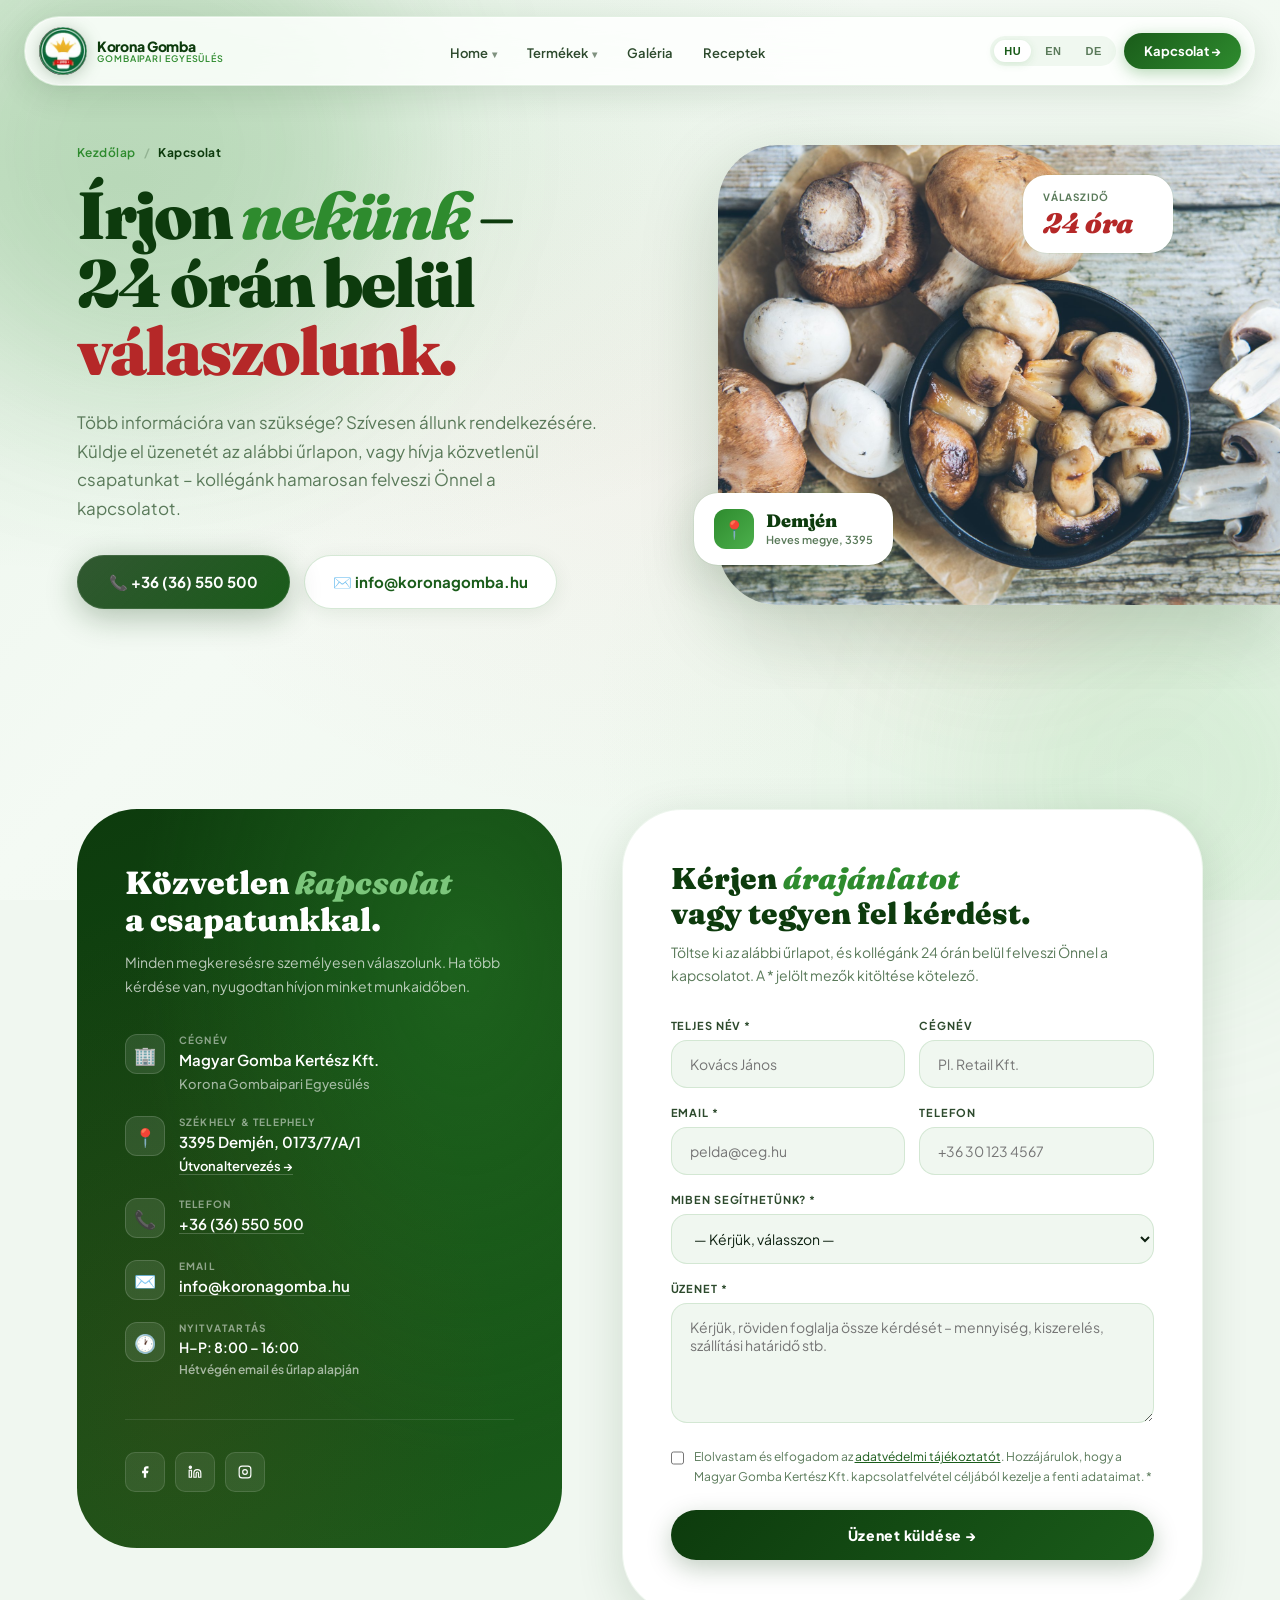
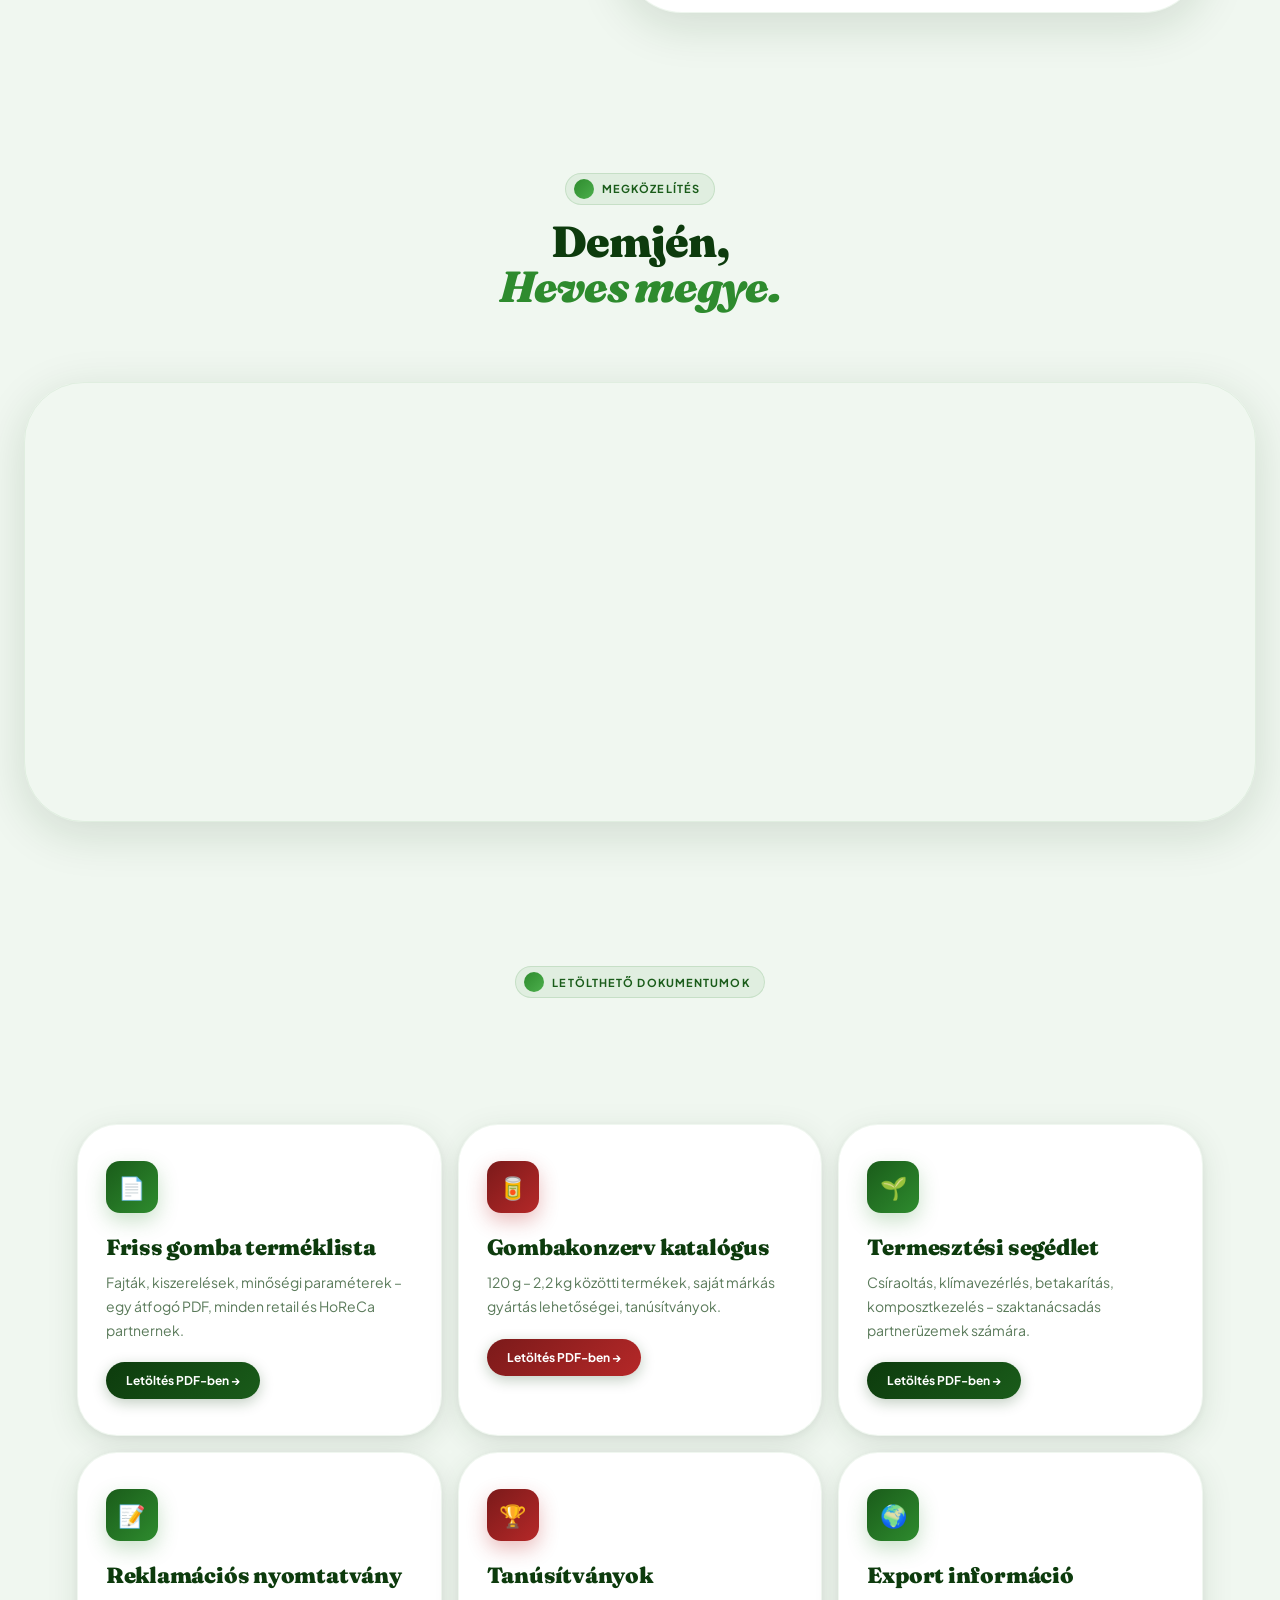
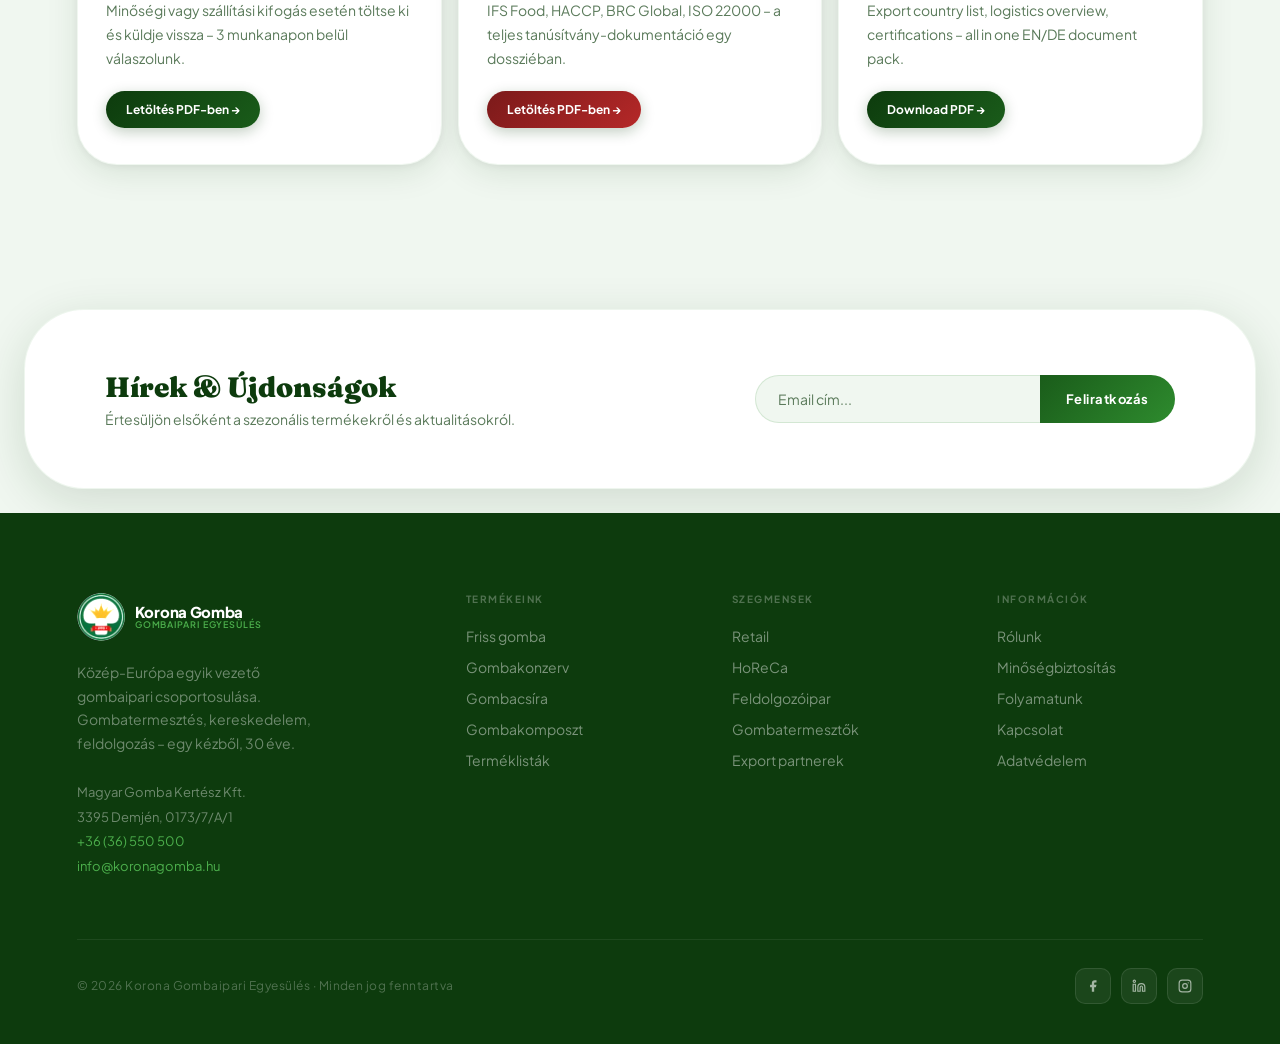
<file: kapcsolat.html>
<!DOCTYPE html>
<html lang="hu">
<head>
<meta charset="UTF-8">
<meta name="viewport" content="width=device-width, initial-scale=1.0">
<meta name="description" content="Kapcsolat – Korona Gombaipari Egyesülés. Magyar Gomba Kertész Kft., 3395 Demjén. Telefon: +36 (36) 550 500. Email: info@koronagomba.hu. Írjon nekünk – 24 órán belül válaszolunk.">
<title>Kapcsolat – Korona Gomba · Magyar Gomba Kertész Kft.</title>
<link rel="preconnect" href="https://fonts.googleapis.com">
<link rel="preconnect" href="https://fonts.gstatic.com" crossorigin>
<link href="https://fonts.googleapis.com/css2?family=Plus+Jakarta+Sans:ital,wght@0,300;0,400;0,500;0,600;0,700;0,800;1,400&family=Fraunces:ital,opsz,wght@0,9..144,300;0,9..144,700;0,9..144,900;1,9..144,300;1,9..144,700;1,9..144,900&display=swap" rel="stylesheet">
<link rel="stylesheet" href="assets/css/style.css">
<link rel="stylesheet" href="assets/css/shared.css">
</head>
<body>

<div class="page-transition"></div>
<div class="mesh-bg"></div>
<div class="orb orb-1"></div>
<div class="orb orb-2"></div>
<div class="orb orb-3"></div>

<div class="mobile-menu" id="mobileMenu">
  <a href="index.html">Home</a>
  <a href="termekek.html">Termékek</a>
  <a href="rolunk.html">Rólunk</a>
  <a href="cegtortenet.html">Cégtörténet</a>
  <a href="fenntarthato-jovo.html">Fenntartható jövő</a>
  <a href="tarsadalmi-felelossegvallalas.html">Felelősségvállalás</a>
  <a href="kapcsolat.html" class="m-cta">Kontakt →</a>
</div>

<nav id="nav">
  <a href="index.html" class="nav-logo">
    <img src="assets/img/logo.png" alt="Korona Gomba logó">
    <div class="nav-logo-text">
      <span class="brand">Korona Gomba</span>
      <span class="sub">Gombaipari Egyesülés</span>
    </div>
  </a>
  <ul class="nav-links">
    <li class="has-dropdown">
      <a href="index.html">Home</a>
      <ul class="nav-dropdown">
        <li><a href="rolunk.html">Rólunk</a></li>
        <li><a href="cegtortenet.html">Cégtörténet</a></li>
        <li><a href="minosegbiztositas.html">Minőségbiztosítás</a></li>
        <li><a href="fenntarthato-jovo.html">Fenntartható jövő</a></li>
        <li><a href="tarsadalmi-felelossegvallalas.html">Társadalmi felelősségvállalás</a></li>
        <li><a href="karrier.html">Karrier</a></li>
      </ul>
    </li>
    <li class="has-dropdown">
      <a href="termekek.html">Termékek</a>
      <ul class="nav-dropdown">
        <li><a href="gombacsira.html">Gombacsíra</a></li>
        <li><a href="gombakomposzt.html">Gombakomposzt</a></li>
        <li><a href="friss-gomba.html">Friss gomba</a></li>
        <li><a href="gombakonzerv.html">Konzervgomba</a></li>
      </ul>
    </li>
    <li><a href="#">Galéria</a></li>
    <li><a href="#">Receptek</a></li>
  </ul>
  <div class="nav-right">
    <div class="nav-lang">
      <button class="lang-btn active">HU</button>
      <button class="lang-btn">EN</button>
      <button class="lang-btn">DE</button>
    </div>
    <a href="kapcsolat.html" class="btn-nav-cta">Kapcsolat →</a>
    <button class="nav-burger" id="burger" aria-label="Menü"><span></span><span></span><span></span></button>
  </div>
</nav>

<!-- ═════════════════ SUBHERO ═════════════════ -->
<section class="subhero">
  <div class="subhero-left">
    <div class="breadcrumb">
      <a href="index.html">Kezdőlap</a>
      <span class="breadcrumb-sep">/</span>
      <span class="breadcrumb-current">Kapcsolat</span>
    </div>
    <h1>Írjon <span class="italic">nekünk</span> –<br>24 órán belül<br><span class="red">válaszolunk.</span></h1>
    <p class="subhero-lead">
      Több információra van szüksége? Szívesen állunk rendelkezésére. Küldje el üzenetét az alábbi űrlapon, vagy hívja közvetlenül csapatunkat – kollégánk hamarosan felveszi Önnel a kapcsolatot.
    </p>
    <div class="subhero-actions">
      <a href="tel:+3636550500" class="btn-primary">
        📞 +36 (36) 550 500
      </a>
      <a href="mailto:info@koronagomba.hu" class="btn-secondary">
        ✉️ info@koronagomba.hu
      </a>
    </div>
  </div>
  <div class="subhero-right">
    <div class="subhero-img-wrap">
      <img src="assets/img/hero.jpg" alt="Kapcsolat – Korona Gomba">
    </div>
    <div class="subhero-float-card subhero-float-1">
      <div class="sf-icon">📍</div>
      <div>
        <div class="sf-t">Demjén</div>
        <div class="sf-s">Heves megye, 3395</div>
      </div>
    </div>
    <div class="subhero-float-card subhero-float-2">
      <div class="sf-label">Válaszidő</div>
      <div class="sf-val">24 óra</div>
    </div>
  </div>
</section>

<!-- ═════════════════ CONTACT FORM ═════════════════ -->
<section class="section">
  <div class="contact-grid">

    <!-- Bal oldal: cég info -->
    <div class="contact-info reveal">
      <h3>Közvetlen <em>kapcsolat</em><br>a csapatunkkal.</h3>
      <p class="contact-info-sub">Minden megkeresésre személyesen válaszolunk. Ha több kérdése van, nyugodtan hívjon minket munkaidőben.</p>

      <div class="contact-detail">
        <div class="contact-detail-icon">🏢</div>
        <div class="contact-detail-body">
          <div class="cd-label">Cégnév</div>
          <div class="cd-val">Magyar Gomba Kertész Kft.<br><span style="color:rgba(255,255,255,.6);font-size:13px;font-weight:500">Korona Gombaipari Egyesülés</span></div>
        </div>
      </div>

      <div class="contact-detail">
        <div class="contact-detail-icon">📍</div>
        <div class="contact-detail-body">
          <div class="cd-label">Székhely & telephely</div>
          <div class="cd-val">
            3395 Demjén, 0173/7/A/1<br>
            <a href="https://maps.google.com/?q=3395+Demj%C3%A9n" target="_blank" rel="noopener" style="font-size:13px">Útvonaltervezés →</a>
          </div>
        </div>
      </div>

      <div class="contact-detail">
        <div class="contact-detail-icon">📞</div>
        <div class="contact-detail-body">
          <div class="cd-label">Telefon</div>
          <div class="cd-val"><a href="tel:+3636550500">+36 (36) 550 500</a></div>
        </div>
      </div>

      <div class="contact-detail">
        <div class="contact-detail-icon">✉️</div>
        <div class="contact-detail-body">
          <div class="cd-label">Email</div>
          <div class="cd-val"><a href="mailto:info@koronagomba.hu">info@koronagomba.hu</a></div>
        </div>
      </div>

      <div class="contact-detail">
        <div class="contact-detail-icon">🕐</div>
        <div class="contact-detail-body">
          <div class="cd-label">Nyitvatartás</div>
          <div class="cd-val" style="font-size:14px">
            H–P: 8:00 – 16:00<br>
            <span style="color:rgba(255,255,255,.6);font-size:12px">Hétvégén email és űrlap alapján</span>
          </div>
        </div>
      </div>

      <div class="contact-social">
        <a href="https://facebook.com/frissmagyargomba" target="_blank" rel="noopener" aria-label="Facebook">
          <svg width="14" height="14" viewBox="0 0 24 24" fill="white"><path d="M18 2h-3a5 5 0 00-5 5v3H7v4h3v8h4v-8h3l1-4h-4V7a1 1 0 011-1h3z"/></svg>
        </a>
        <a href="https://linkedin.com" target="_blank" rel="noopener" aria-label="LinkedIn">
          <svg width="14" height="14" viewBox="0 0 24 24" fill="none" stroke="white" stroke-width="2"><path d="M16 8a6 6 0 016 6v7h-4v-7a2 2 0 00-2-2 2 2 0 00-2 2v7h-4v-7a6 6 0 016-6zM2 9h4v12H2z"/><circle cx="4" cy="4" r="2" fill="white"/></svg>
        </a>
        <a href="https://instagram.com" target="_blank" rel="noopener" aria-label="Instagram">
          <svg width="14" height="14" viewBox="0 0 24 24" fill="none" stroke="white" stroke-width="2"><rect x="2" y="2" width="20" height="20" rx="5"/><circle cx="12" cy="12" r="4"/></svg>
        </a>
      </div>
    </div>

    <!-- Jobb oldal: űrlap -->
    <div class="contact-form-wrap reveal reveal-d1">
      <h3>Kérjen <span class="italic">árajánlatot</span><br>vagy tegyen fel kérdést.</h3>
      <p class="contact-form-sub">Töltse ki az alábbi űrlapot, és kollégánk 24 órán belül felveszi Önnel a kapcsolatot. A * jelölt mezők kitöltése kötelező.</p>

      <form id="contactForm">
        <div class="form-row">
          <div class="form-group">
            <label for="f-name">Teljes név *</label>
            <input type="text" id="f-name" name="name" required placeholder="Kovács János">
          </div>
          <div class="form-group">
            <label for="f-company">Cégnév</label>
            <input type="text" id="f-company" name="company" placeholder="Pl. Retail Kft.">
          </div>
        </div>

        <div class="form-row">
          <div class="form-group">
            <label for="f-email">Email *</label>
            <input type="email" id="f-email" name="email" required placeholder="pelda@ceg.hu">
          </div>
          <div class="form-group">
            <label for="f-phone">Telefon</label>
            <input type="tel" id="f-phone" name="phone" placeholder="+36 30 123 4567">
          </div>
        </div>

        <div class="form-group">
          <label for="f-topic">Miben segíthetünk? *</label>
          <select id="f-topic" name="topic" required>
            <option value="">— Kérjük, válasszon —</option>
            <option>Friss gomba rendelés (retail / HoReCa)</option>
            <option>Gombakonzerv – saját vagy vevői márkás</option>
            <option>Gombacsíra – termesztők részére</option>
            <option>Gombakomposzt – Phase III</option>
            <option>Export partnerség (EU)</option>
            <option>Reklamáció / vevőszolgálat</option>
            <option>Egyéb</option>
          </select>
        </div>

        <div class="form-group">
          <label for="f-msg">Üzenet *</label>
          <textarea id="f-msg" name="message" required placeholder="Kérjük, röviden foglalja össze kérdését – mennyiség, kiszerelés, szállítási határidő stb."></textarea>
        </div>

        <div class="form-check">
          <input type="checkbox" id="f-gdpr" name="gdpr" required>
          <label for="f-gdpr">Elolvastam és elfogadom az <a href="#">adatvédelmi tájékoztatót</a>. Hozzájárulok, hogy a Magyar Gomba Kertész Kft. kapcsolatfelvétel céljából kezelje a fenti adataimat. *</label>
        </div>

        <button type="submit" class="form-submit">Üzenet küldése →</button>
      </form>
    </div>

  </div>
</section>

<!-- ═════════════════ MAP ═════════════════ -->
<section style="padding:40px 0">
  <div style="text-align:center;padding:0 6vw 32px">
    <div class="section-label reveal" style="margin:0 auto 14px">
      <div class="section-label-dot"></div>
      <span>Megközelítés</span>
    </div>
    <h2 class="section-title reveal reveal-d1" style="font-size:clamp(30px,3.4vw,48px)">Demjén,<br><span class="italic">Heves megye.</span></h2>
  </div>

  <div class="map-wrap">
    <iframe
      src="https://www.openstreetmap.org/export/embed.html?bbox=20.253%2C47.876%2C20.377%2C47.928&amp;layer=mapnik&amp;marker=47.902%2C20.314"
      loading="lazy"
      title="Korona Gomba – Demjén térképen"
      referrerpolicy="no-referrer-when-downgrade"></iframe>
  </div>
</section>

<!-- ═════════════════ DOKUMENTUMOK ═════════════════ -->
<section class="section" style="padding-top:80px">
  <div style="text-align:center;margin-bottom:56px">
    <div class="section-label reveal" style="margin:0 auto 16px">
      <div class="section-label-dot"></div>
      <span>Letölthető dokumentumok</span>
    </div>
    <h2 class="section-title reveal reveal-d1">Amit <span class="italic">érdemes</span> magával vinnie.</h2>
  </div>

  <div class="info-card-grid">
    <div class="info-card reveal">
      <div class="info-card-icon">📄</div>
      <div class="info-card-title">Friss gomba terméklista</div>
      <p class="info-card-text">Fajták, kiszerelések, minőségi paraméterek – egy átfogó PDF, minden retail és HoReCa partnernek.</p>
      <a href="#" class="variant-cta" style="margin-top:20px">Letöltés PDF-ben →</a>
    </div>
    <div class="info-card red-card reveal reveal-d1">
      <div class="info-card-icon">🥫</div>
      <div class="info-card-title">Gombakonzerv katalógus</div>
      <p class="info-card-text">120 g – 2,2 kg közötti termékek, saját márkás gyártás lehetőségei, tanúsítványok.</p>
      <a href="#" class="variant-cta" style="background:linear-gradient(135deg,var(--r1),var(--r2));margin-top:20px">Letöltés PDF-ben →</a>
    </div>
    <div class="info-card reveal reveal-d2">
      <div class="info-card-icon">🌱</div>
      <div class="info-card-title">Termesztési segédlet</div>
      <p class="info-card-text">Csíraoltás, klímavezérlés, betakarítás, komposztkezelés – szaktanácsadás partnerüzemek számára.</p>
      <a href="#" class="variant-cta" style="margin-top:20px">Letöltés PDF-ben →</a>
    </div>
    <div class="info-card reveal reveal-d3">
      <div class="info-card-icon">📝</div>
      <div class="info-card-title">Reklamációs nyomtatvány</div>
      <p class="info-card-text">Minőségi vagy szállítási kifogás esetén töltse ki és küldje vissza – 3 munkanapon belül válaszolunk.</p>
      <a href="#" class="variant-cta" style="margin-top:20px">Letöltés PDF-ben →</a>
    </div>
    <div class="info-card red-card reveal reveal-d4">
      <div class="info-card-icon">🏆</div>
      <div class="info-card-title">Tanúsítványok</div>
      <p class="info-card-text">IFS Food, HACCP, BRC Global, ISO 22000 – a teljes tanúsítvány-dokumentáció egy dossziéban.</p>
      <a href="#" class="variant-cta" style="background:linear-gradient(135deg,var(--r1),var(--r2));margin-top:20px">Letöltés PDF-ben →</a>
    </div>
    <div class="info-card reveal reveal-d5">
      <div class="info-card-icon">🌍</div>
      <div class="info-card-title">Export információ</div>
      <p class="info-card-text">Export country list, logistics overview, certifications – all in one EN/DE document pack.</p>
      <a href="#" class="variant-cta" style="margin-top:20px">Download PDF →</a>
    </div>
  </div>
</section>

<!-- NEWSLETTER (opcionális) -->
<div class="newsletter" style="margin-bottom:24px">
  <div class="newsletter-left">
    <h3>Hírek & Újdonságok</h3>
    <p>Értesüljön elsőként a szezonális termékekről és aktualitásokról.</p>
  </div>
  <form class="newsletter-form" id="nlForm">
    <input type="email" class="newsletter-input" placeholder="Email cím..." required>
    <button type="submit" class="newsletter-btn">Feliratkozás</button>
  </form>
</div>

<!-- FOOTER -->
<footer>
  <div class="footer-top">
    <div>
      <a href="index.html" class="footer-logo-wrap">
        <img src="assets/img/logo.png" alt="Korona Gomba logó">
        <div class="nav-logo-text">
          <span class="brand">Korona Gomba</span>
          <span class="sub">Gombaipari Egyesülés</span>
        </div>
      </a>
      <p class="footer-tagline">Közép-Európa egyik vezető gombaipari csoportosulása. Gombatermesztés, kereskedelem, feldolgozás – egy kézből, 30 éve.</p>
      <div class="footer-contact">
        Magyar Gomba Kertész Kft.<br>
        3395 Demjén, 0173/7/A/1<br>
        <a href="tel:+3636550500">+36 (36) 550 500</a><br>
        <a href="mailto:info@koronagomba.hu">info@koronagomba.hu</a>
      </div>
    </div>
    <div class="footer-col">
      <h4>Termékeink</h4>
      <ul>
        <li><a href="friss-gomba.html">Friss gomba</a></li>
        <li><a href="gombakonzerv.html">Gombakonzerv</a></li>
        <li><a href="gombacsira.html">Gombacsíra</a></li>
        <li><a href="gombakomposzt.html">Gombakomposzt</a></li>
        <li><a href="termekek.html">Terméklisták</a></li>
      </ul>
    </div>
    <div class="footer-col">
      <h4>Szegmensek</h4>
      <ul>
        <li><a href="partnerek.html">Retail</a></li>
        <li><a href="partnerek.html">HoReCa</a></li>
        <li><a href="partnerek.html">Feldolgozóipar</a></li>
        <li><a href="partnerek.html">Gombatermesztők</a></li>
        <li><a href="partnerek.html">Export partnerek</a></li>
      </ul>
    </div>
    <div class="footer-col">
      <h4>Információk</h4>
      <ul>
        <li><a href="rolunk.html">Rólunk</a></li>
        <li><a href="miert-mi.html">Minőségbiztosítás</a></li>
        <li><a href="miert-mi.html">Folyamatunk</a></li>
        <li><a href="kapcsolat.html">Kapcsolat</a></li>
        <li><a href="#">Adatvédelem</a></li>
      </ul>
    </div>
  </div>
  <div class="footer-bottom">
    <div class="footer-copy">© 2026 Korona Gombaipari Egyesülés · Minden jog fenntartva</div>
    <div class="footer-social">
      <a href="https://facebook.com/frissmagyargomba" class="social-btn" target="_blank" rel="noopener" aria-label="Facebook">
        <svg width="14" height="14" viewBox="0 0 24 24" fill="rgba(255,255,255,.6)"><path d="M18 2h-3a5 5 0 00-5 5v3H7v4h3v8h4v-8h3l1-4h-4V7a1 1 0 011-1h3z"/></svg>
      </a>
      <a href="https://linkedin.com" class="social-btn" target="_blank" rel="noopener" aria-label="LinkedIn">
        <svg width="14" height="14" viewBox="0 0 24 24" fill="none" stroke="rgba(255,255,255,.6)" stroke-width="2"><path d="M16 8a6 6 0 016 6v7h-4v-7a2 2 0 00-2-2 2 2 0 00-2 2v7h-4v-7a6 6 0 016-6zM2 9h4v12H2z"/><circle cx="4" cy="4" r="2"/></svg>
      </a>
      <a href="https://instagram.com" class="social-btn" target="_blank" rel="noopener" aria-label="Instagram">
        <svg width="14" height="14" viewBox="0 0 24 24" fill="none" stroke="rgba(255,255,255,.6)" stroke-width="2"><rect x="2" y="2" width="20" height="20" rx="5"/><circle cx="12" cy="12" r="4"/><circle cx="17.5" cy="6.5" r="1" fill="rgba(255,255,255,.6)" stroke="none"/></svg>
      </a>
    </div>
  </div>
</footer>

<script src="assets/js/subpages.js"></script>
</body>
</html>
</file>
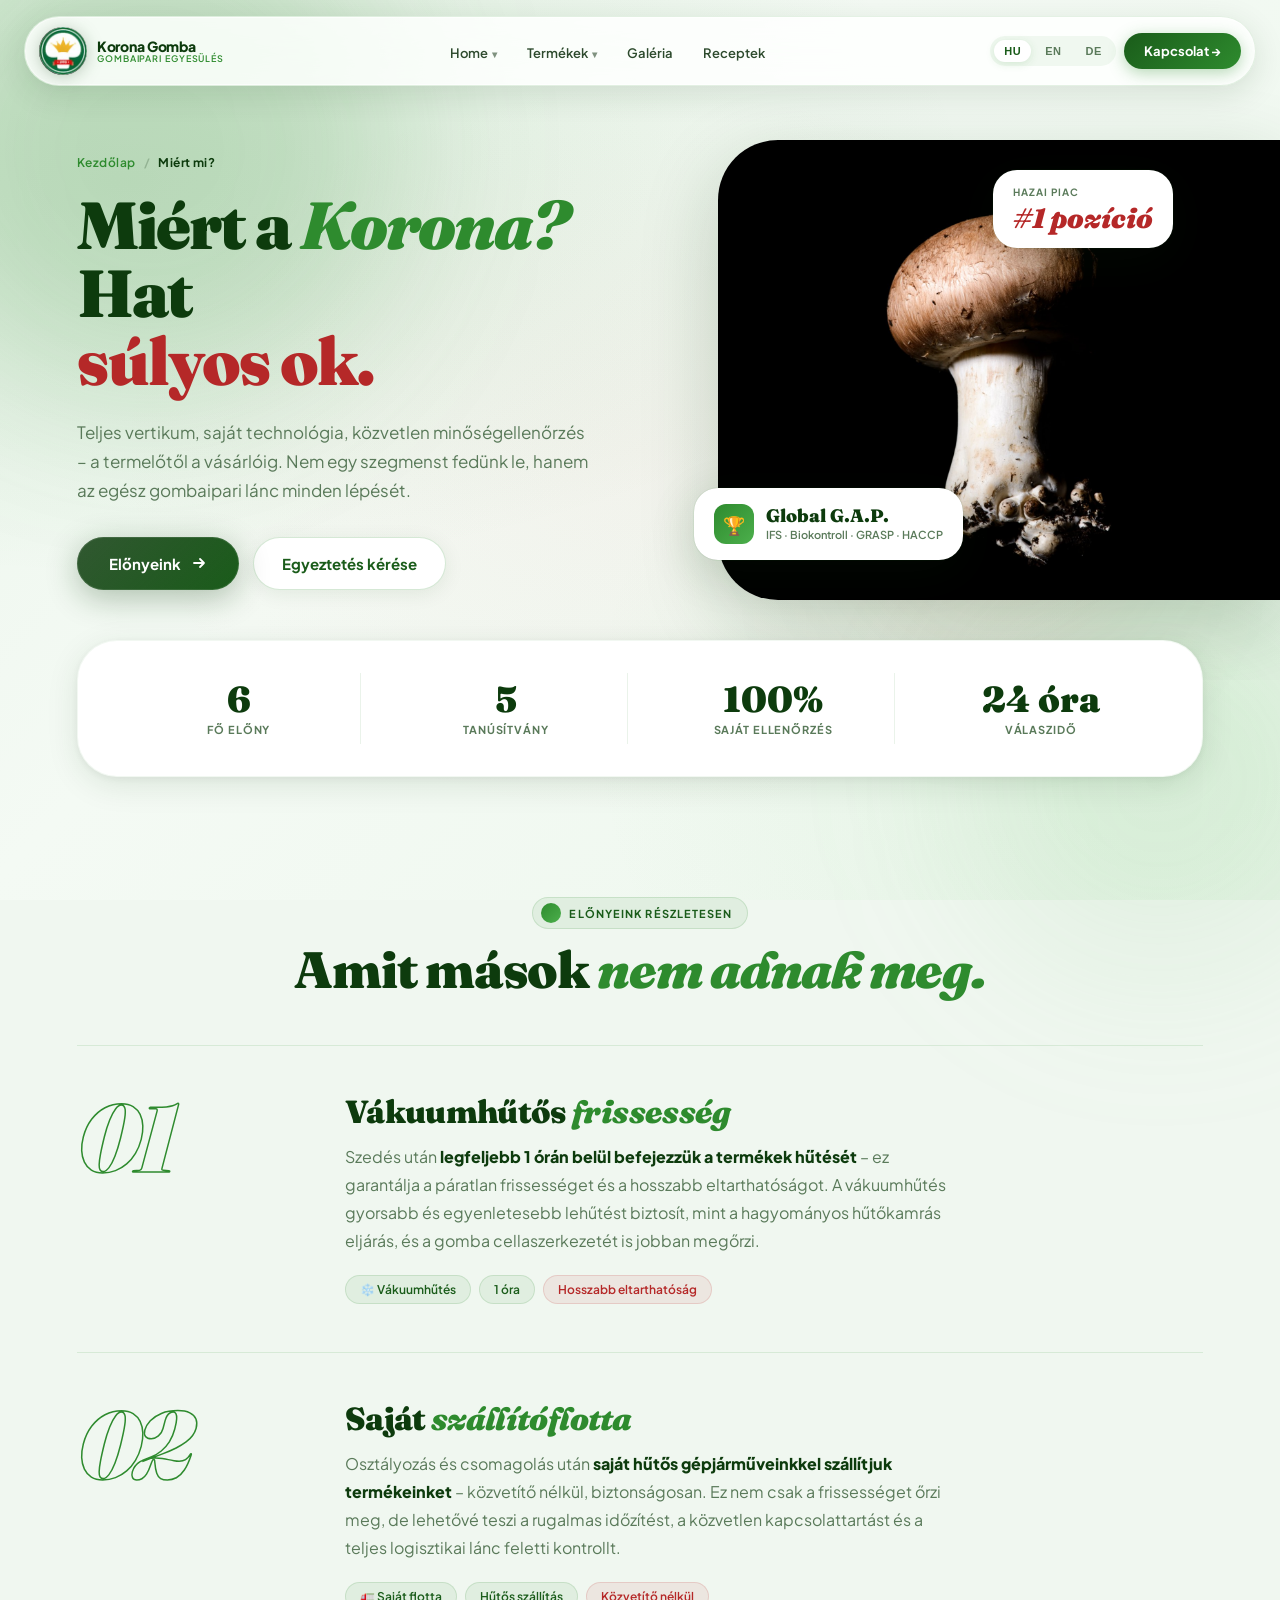
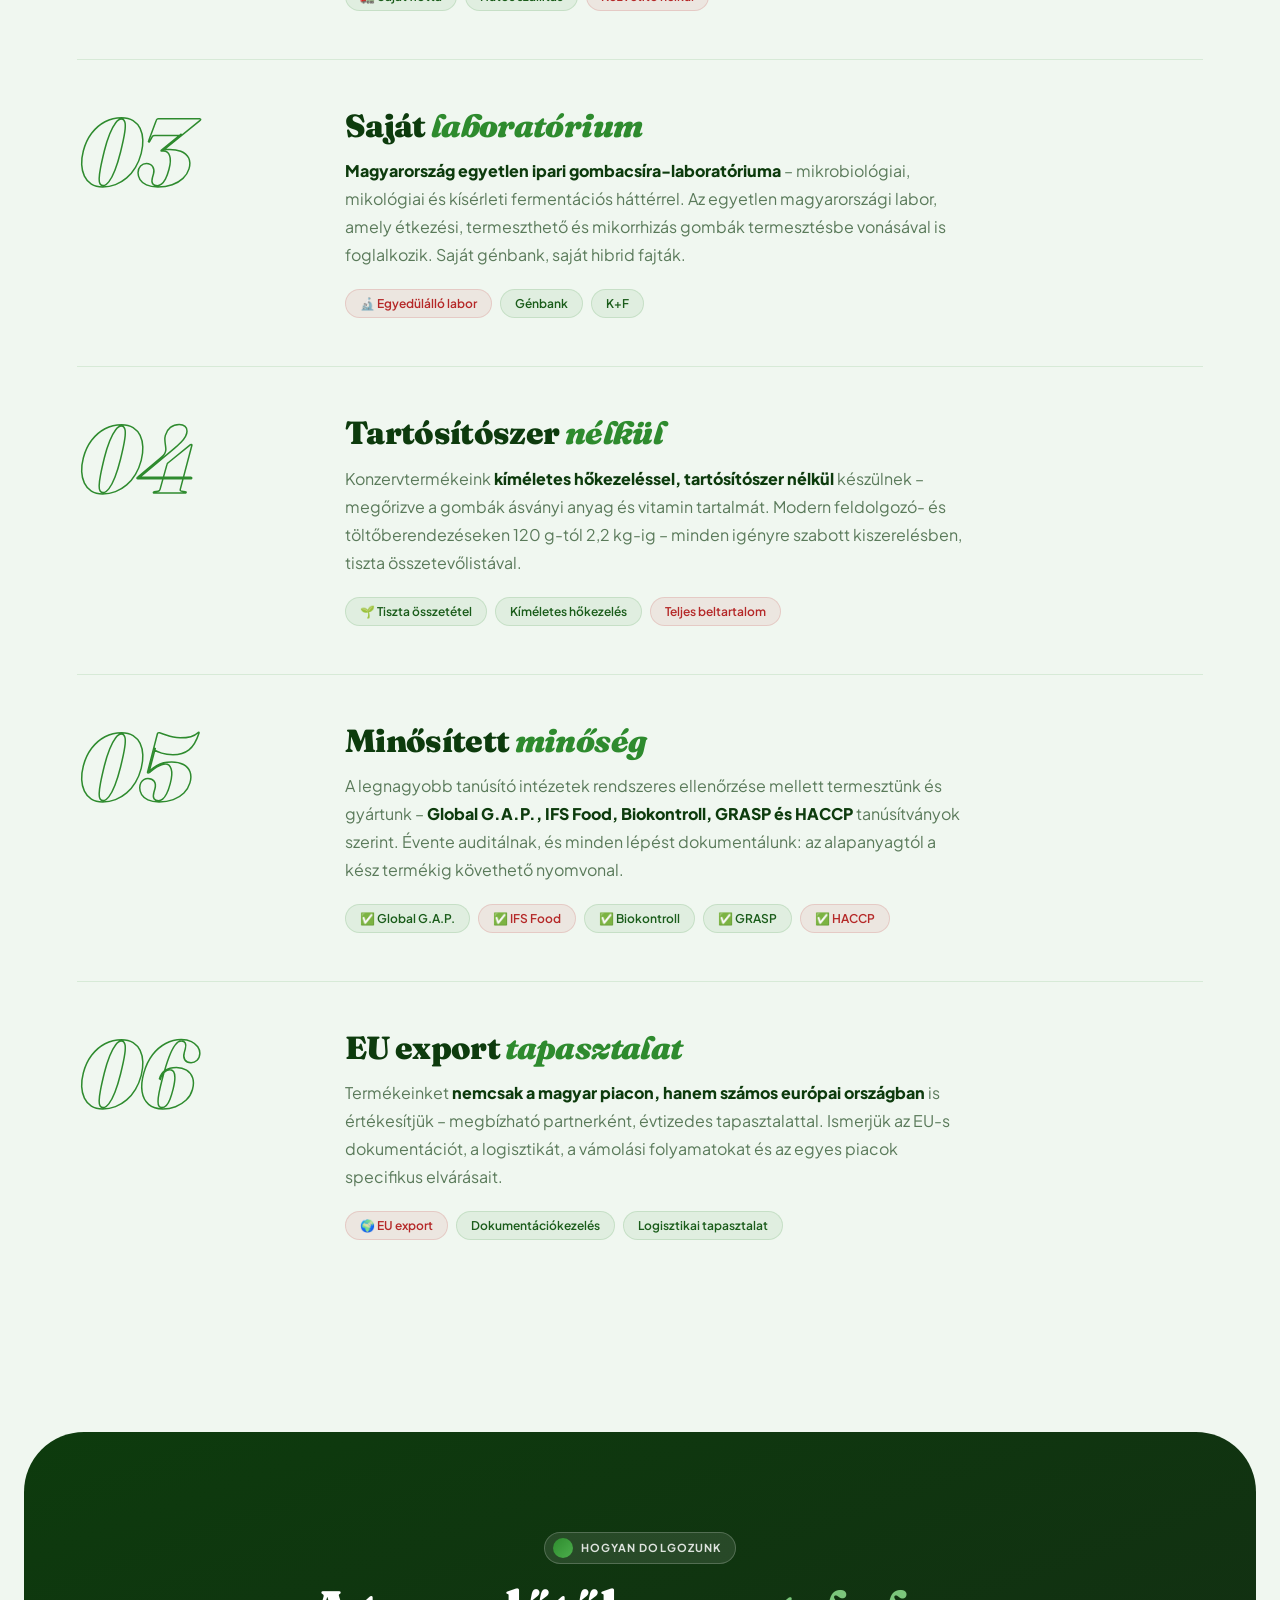
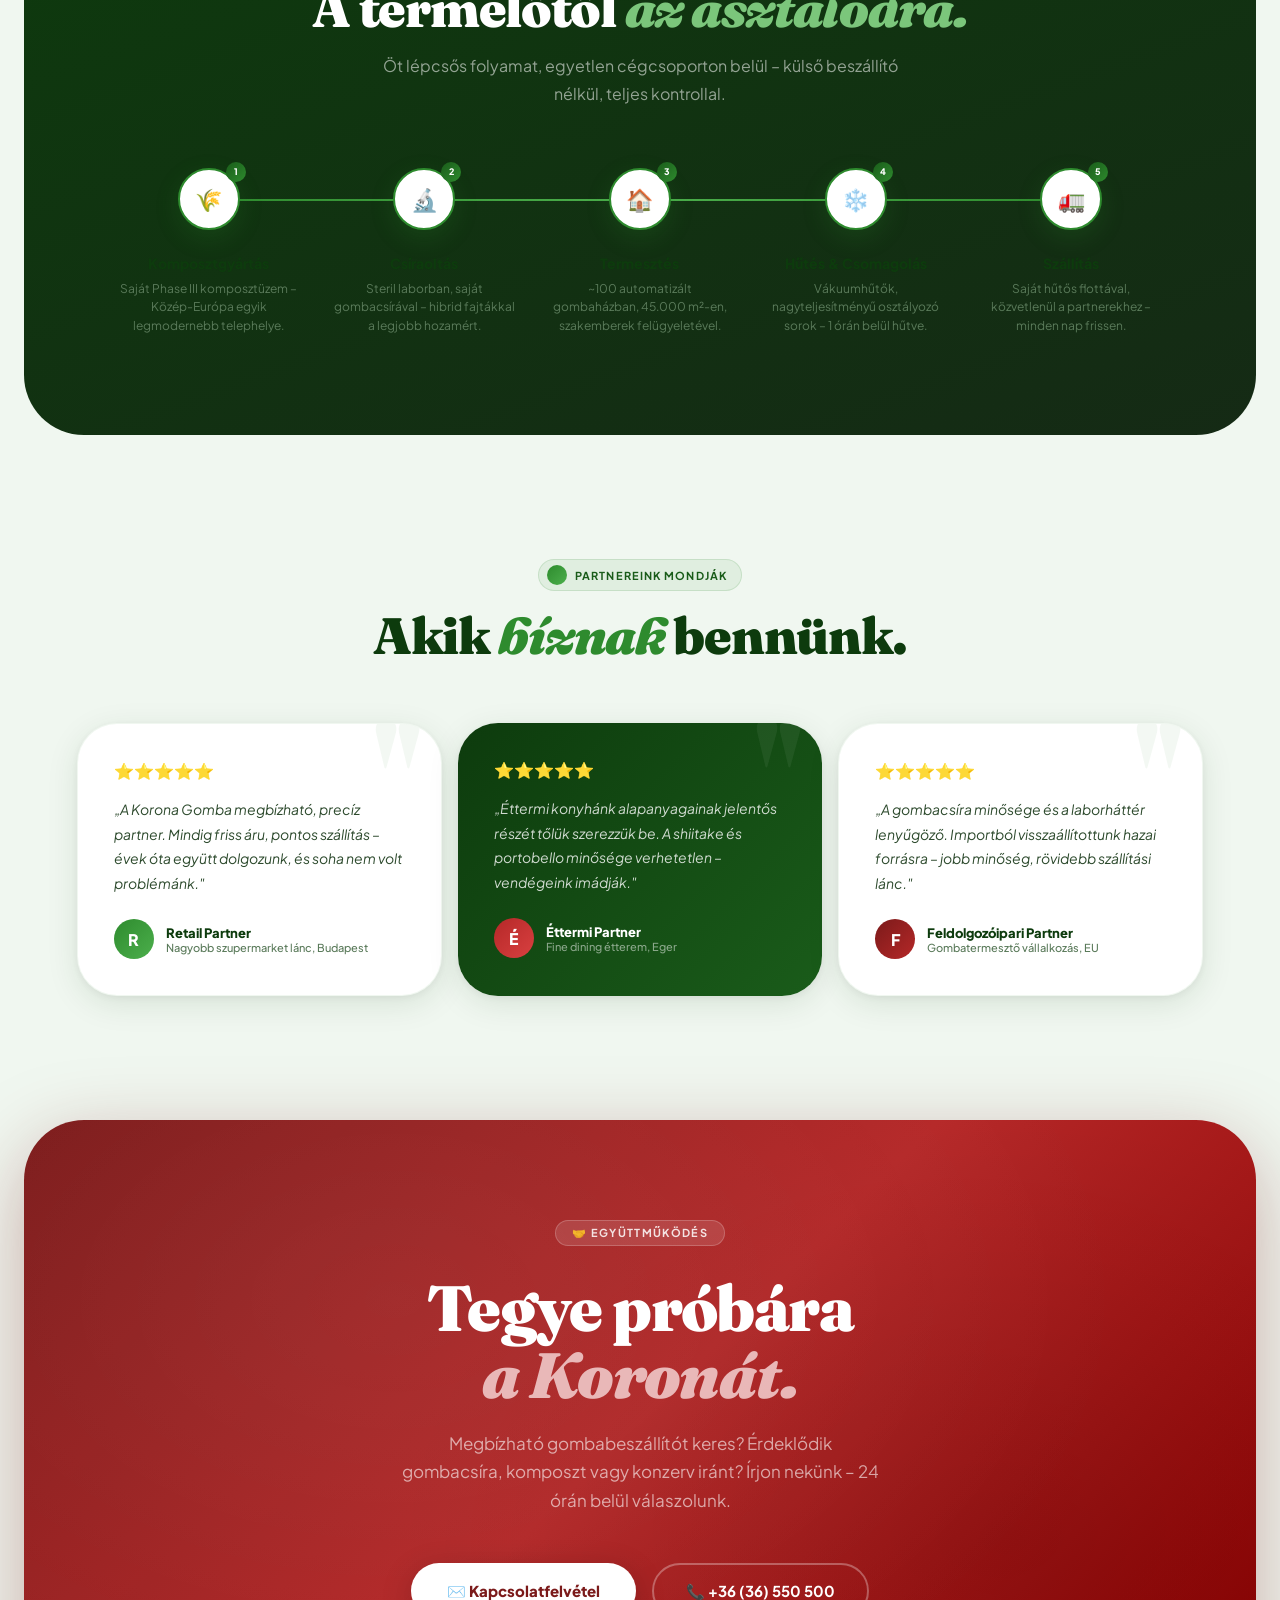
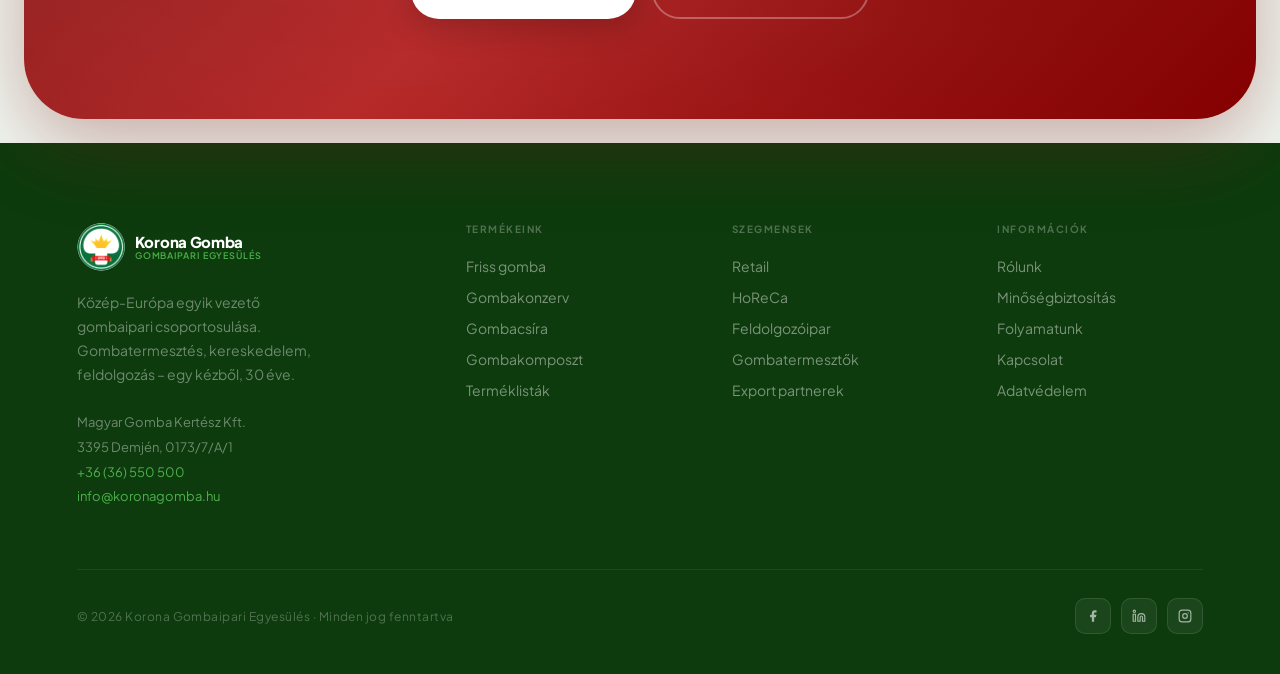
<file: miert-mi.html>
<!DOCTYPE html>
<html lang="hu">
<head>
<meta charset="UTF-8">
<meta name="viewport" content="width=device-width, initial-scale=1.0">
<meta name="description" content="Miért válassza a Korona Gombát? Teljes vertikum, saját technológia, közvetlen minőségellenőrzés. Vákuumhűtés, saját labor, IFS-minősített üzem, EU export – 30 éves tapasztalat.">
<title>Miért minket válasszon? – Korona Gomba · Teljes vertikum</title>
<link rel="preconnect" href="https://fonts.googleapis.com">
<link rel="preconnect" href="https://fonts.gstatic.com" crossorigin>
<link href="https://fonts.googleapis.com/css2?family=Plus+Jakarta+Sans:ital,wght@0,300;0,400;0,500;0,600;0,700;0,800;1,400&family=Fraunces:ital,opsz,wght@0,9..144,300;0,9..144,700;0,9..144,900;1,9..144,300;1,9..144,700;1,9..144,900&display=swap" rel="stylesheet">
<link rel="stylesheet" href="assets/css/style.css">
<link rel="stylesheet" href="assets/css/shared.css">
</head>
<body>

<div class="page-transition"></div>
<div class="mesh-bg"></div>
<div class="orb orb-1"></div>
<div class="orb orb-2"></div>
<div class="orb orb-3"></div>

<div class="mobile-menu" id="mobileMenu">
  <a href="index.html">Home</a>
  <a href="termekek.html">Termékek</a>
  <a href="rolunk.html">Rólunk</a>
  <a href="cegtortenet.html">Cégtörténet</a>
  <a href="fenntarthato-jovo.html">Fenntartható jövő</a>
  <a href="tarsadalmi-felelossegvallalas.html">Felelősségvállalás</a>
  <a href="kapcsolat.html" class="m-cta">Kontakt →</a>
</div>

<nav id="nav">
  <a href="index.html" class="nav-logo">
    <img src="assets/img/logo.png" alt="Korona Gomba logó">
    <div class="nav-logo-text"><span class="brand">Korona Gomba</span><span class="sub">Gombaipari Egyesülés</span></div>
  </a>
  <ul class="nav-links">
    <li class="has-dropdown">
      <a href="index.html">Home</a>
      <ul class="nav-dropdown">
        <li><a href="rolunk.html">Rólunk</a></li>
        <li><a href="cegtortenet.html">Cégtörténet</a></li>
        <li><a href="minosegbiztositas.html">Minőségbiztosítás</a></li>
        <li><a href="fenntarthato-jovo.html">Fenntartható jövő</a></li>
        <li><a href="tarsadalmi-felelossegvallalas.html">Társadalmi felelősségvállalás</a></li>
        <li><a href="karrier.html">Karrier</a></li>
      </ul>
    </li>
    <li class="has-dropdown">
      <a href="termekek.html">Termékek</a>
      <ul class="nav-dropdown">
        <li><a href="gombacsira.html">Gombacsíra</a></li>
        <li><a href="gombakomposzt.html">Gombakomposzt</a></li>
        <li><a href="friss-gomba.html">Friss gomba</a></li>
        <li><a href="gombakonzerv.html">Konzervgomba</a></li>
      </ul>
    </li>
    <li><a href="#">Galéria</a></li>
    <li><a href="#">Receptek</a></li>
  </ul>
  <div class="nav-right">
    <div class="nav-lang"><button class="lang-btn active">HU</button><button class="lang-btn">EN</button><button class="lang-btn">DE</button></div>
    <a href="kapcsolat.html" class="btn-nav-cta">Kapcsolat →</a>
    <button class="nav-burger" id="burger" aria-label="Menü"><span></span><span></span><span></span></button>
  </div>
</nav>

<!-- SUBHERO -->
<section class="subhero">
  <div class="subhero-left">
    <div class="breadcrumb">
      <a href="index.html">Kezdőlap</a><span class="breadcrumb-sep">/</span>
      <span class="breadcrumb-current">Miért mi?</span>
    </div>
    <h1>Miért a <span class="italic">Korona?</span><br>Hat<br><span class="red">súlyos ok.</span></h1>
    <p class="subhero-lead">Teljes vertikum, saját technológia, közvetlen minőségellenőrzés – a termelőtől a vásárlóig. Nem egy szegmenst fedünk le, hanem az egész gombaipari lánc minden lépését.</p>
    <div class="subhero-actions">
      <a href="#elonyok" class="btn-primary">Előnyeink <svg width="16" height="16" viewBox="0 0 16 16" fill="none"><path d="M3 8h10M9 4l4 4-4 4" stroke="currentColor" stroke-width="1.8" stroke-linecap="round" stroke-linejoin="round"/></svg></a>
      <a href="kapcsolat.html" class="btn-secondary">Egyeztetés kérése</a>
    </div>
  </div>
  <div class="subhero-right">
    <div class="subhero-img-wrap"><img src="assets/img/friss.jpg" alt="Termesztőház"></div>
    <div class="subhero-float-card subhero-float-1">
      <div class="sf-icon">🏆</div>
      <div><div class="sf-t">Global G.A.P.</div><div class="sf-s">IFS · Biokontroll · GRASP · HACCP</div></div>
    </div>
    <div class="subhero-float-card subhero-float-2">
      <div class="sf-label">Hazai piac</div><div class="sf-val">#1 pozíció</div>
    </div>
  </div>
</section>

<div class="subhero-stats">
  <div class="sb-stat"><div class="sb-stat-n">6</div><div class="sb-stat-l">fő előny</div></div>
  <div class="sb-stat"><div class="sb-stat-n">5</div><div class="sb-stat-l">tanúsítvány</div></div>
  <div class="sb-stat"><div class="sb-stat-n">100%</div><div class="sb-stat-l">saját ellenőrzés</div></div>
  <div class="sb-stat"><div class="sb-stat-n">24 óra</div><div class="sb-stat-l">válaszidő</div></div>
</div>

<!-- ELŐNYÖK RÉSZLETESEN -->
<section class="section" id="elonyok">
  <div style="margin-bottom:48px;text-align:center">
    <div class="section-label reveal" style="margin:0 auto 14px"><div class="section-label-dot"></div><span>Előnyeink részletesen</span></div>
    <h2 class="section-title reveal reveal-d1">Amit mások <span class="italic">nem adnak meg.</span></h2>
  </div>

  <div class="feature-row reveal">
    <div class="feature-row-num">01</div>
    <div class="feature-row-body">
      <h3>Vákuumhűtős <span class="italic">frissesség</span></h3>
      <p>Szedés után <strong>legfeljebb 1 órán belül befejezzük a termékek hűtését</strong> – ez garantálja a páratlan frissességet és a hosszabb eltarthatóságot. A vákuumhűtés gyorsabb és egyenletesebb lehűtést biztosít, mint a hagyományos hűtőkamrás eljárás, és a gomba cellaszerkezetét is jobban megőrzi.</p>
      <div class="feature-tags"><span class="feature-tag">❄️ Vákuumhűtés</span><span class="feature-tag">1 óra</span><span class="feature-tag red">Hosszabb eltarthatóság</span></div>
    </div>
  </div>

  <div class="feature-row reveal">
    <div class="feature-row-num">02</div>
    <div class="feature-row-body">
      <h3>Saját <span class="italic">szállítóflotta</span></h3>
      <p>Osztályozás és csomagolás után <strong>saját hűtős gépjárműveinkkel szállítjuk termékeinket</strong> – közvetítő nélkül, biztonságosan. Ez nem csak a frissességet őrzi meg, de lehetővé teszi a rugalmas időzítést, a közvetlen kapcsolattartást és a teljes logisztikai lánc feletti kontrollt.</p>
      <div class="feature-tags"><span class="feature-tag">🚛 Saját flotta</span><span class="feature-tag">Hűtős szállítás</span><span class="feature-tag red">Közvetítő nélkül</span></div>
    </div>
  </div>

  <div class="feature-row reveal">
    <div class="feature-row-num">03</div>
    <div class="feature-row-body">
      <h3>Saját <span class="italic">laboratórium</span></h3>
      <p><strong>Magyarország egyetlen ipari gombacsíra-laboratóriuma</strong> – mikrobiológiai, mikológiai és kísérleti fermentációs háttérrel. Az egyetlen magyarországi labor, amely étkezési, termeszthető és mikorrhizás gombák termesztésbe vonásával is foglalkozik. Saját génbank, saját hibrid fajták.</p>
      <div class="feature-tags"><span class="feature-tag red">🔬 Egyedülálló labor</span><span class="feature-tag">Génbank</span><span class="feature-tag">K+F</span></div>
    </div>
  </div>

  <div class="feature-row reveal">
    <div class="feature-row-num">04</div>
    <div class="feature-row-body">
      <h3>Tartósítószer <span class="italic">nélkül</span></h3>
      <p>Konzervtermékeink <strong>kíméletes hőkezeléssel, tartósítószer nélkül</strong> készülnek – megőrizve a gombák ásványi anyag és vitamin tartalmát. Modern feldolgozó- és töltőberendezéseken 120 g-tól 2,2 kg-ig – minden igényre szabott kiszerelésben, tiszta összetevőlistával.</p>
      <div class="feature-tags"><span class="feature-tag">🌱 Tiszta összetétel</span><span class="feature-tag">Kíméletes hőkezelés</span><span class="feature-tag red">Teljes beltartalom</span></div>
    </div>
  </div>

  <div class="feature-row reveal">
    <div class="feature-row-num">05</div>
    <div class="feature-row-body">
      <h3>Minősített <span class="italic">minőség</span></h3>
      <p>A legnagyobb tanúsító intézetek rendszeres ellenőrzése mellett termesztünk és gyártunk – <strong>Global G.A.P., IFS Food, Biokontroll, GRASP és HACCP</strong> tanúsítványok szerint. Évente auditálnak, és minden lépést dokumentálunk: az alapanyagtól a kész termékig követhető nyomvonal.</p>
      <div class="feature-tags"><span class="feature-tag">✅ Global G.A.P.</span><span class="feature-tag red">✅ IFS Food</span><span class="feature-tag">✅ Biokontroll</span><span class="feature-tag">✅ GRASP</span><span class="feature-tag red">✅ HACCP</span></div>
    </div>
  </div>

  <div class="feature-row reveal">
    <div class="feature-row-num">06</div>
    <div class="feature-row-body">
      <h3>EU export <span class="italic">tapasztalat</span></h3>
      <p>Termékeinket <strong>nemcsak a magyar piacon, hanem számos európai országban</strong> is értékesítjük – megbízható partnerként, évtizedes tapasztalattal. Ismerjük az EU-s dokumentációt, a logisztikát, a vámolási folyamatokat és az egyes piacok specifikus elvárásait.</p>
      <div class="feature-tags"><span class="feature-tag red">🌍 EU export</span><span class="feature-tag">Dokumentációkezelés</span><span class="feature-tag">Logisztikai tapasztalat</span></div>
    </div>
  </div>
</section>

<!-- FOLYAMAT -->
<section class="content-block dark">
  <div style="text-align:center;margin-bottom:60px">
    <div class="section-label reveal" style="margin:0 auto 18px"><div class="section-label-dot"></div><span>Hogyan dolgozunk</span></div>
    <h2 class="section-title reveal reveal-d1">A termelőtől <span class="italic" style="color:#7BC67B">az asztalodra.</span></h2>
    <p class="section-sub reveal reveal-d2" style="color:rgba(255,255,255,.55);margin:16px auto 0">Öt lépcsős folyamat, egyetlen cégcsoporton belül – külső beszállító nélkül, teljes kontrollal.</p>
  </div>

  <div class="process-steps">
    <div class="process-step reveal"><div class="step-bubble" data-num="1">🌾</div><div class="step-title">Komposztgyártás</div><p class="step-text">Saját Phase III komposztüzem – Közép-Európa egyik legmodernebb telephelye.</p></div>
    <div class="process-step reveal reveal-d1"><div class="step-bubble" data-num="2">🔬</div><div class="step-title">Csíraoltás</div><p class="step-text">Steril laborban, saját gombacsírával – hibrid fajtákkal a legjobb hozamért.</p></div>
    <div class="process-step reveal reveal-d2"><div class="step-bubble" data-num="3">🏠</div><div class="step-title">Termesztés</div><p class="step-text">~100 automatizált gombaházban, 45.000 m²-en, szakemberek felügyeletével.</p></div>
    <div class="process-step reveal reveal-d3"><div class="step-bubble" data-num="4">❄️</div><div class="step-title">Hűtés & Csomagolás</div><p class="step-text">Vákuumhűtők, nagyteljesítményű osztályozó sorok – 1 órán belül hűtve.</p></div>
    <div class="process-step reveal reveal-d4"><div class="step-bubble" data-num="5">🚛</div><div class="step-title">Szállítás</div><p class="step-text">Saját hűtős flottával, közvetlenül a partnerekhez – minden nap frissen.</p></div>
  </div>
</section>

<!-- TESTIMONIALS -->
<section class="testimonial-section">
  <div class="test-header">
    <div class="section-label reveal" style="margin:0 auto 18px"><div class="section-label-dot"></div><span>Partnereink mondják</span></div>
    <h2 class="section-title reveal reveal-d1">Akik <span class="italic">bíznak</span> bennünk.</h2>
  </div>
  <div class="test-grid">
    <div class="test-card reveal">
      <div class="test-stars">⭐⭐⭐⭐⭐</div>
      <p class="test-text">„A Korona Gomba megbízható, precíz partner. Mindig friss áru, pontos szállítás – évek óta együtt dolgozunk, és soha nem volt problémánk."</p>
      <div class="test-author"><div class="test-avatar">R</div><div><div class="test-name">Retail Partner</div><div class="test-role">Nagyobb szupermarket lánc, Budapest</div></div></div>
    </div>
    <div class="test-card featured reveal reveal-d1">
      <div class="test-stars">⭐⭐⭐⭐⭐</div>
      <p class="test-text">„Éttermi konyhánk alapanyagainak jelentős részét tőlük szerezzük be. A shiitake és portobello minősége verhetetlen – vendégeink imádják."</p>
      <div class="test-author"><div class="test-avatar" style="background:linear-gradient(135deg,var(--r2),var(--r3))">É</div><div><div class="test-name">Éttermi Partner</div><div class="test-role">Fine dining étterem, Eger</div></div></div>
    </div>
    <div class="test-card reveal reveal-d2">
      <div class="test-stars">⭐⭐⭐⭐⭐</div>
      <p class="test-text">„A gombacsíra minősége és a laborháttér lenyűgöző. Importból visszaállítottunk hazai forrásra – jobb minőség, rövidebb szállítási lánc."</p>
      <div class="test-author"><div class="test-avatar" style="background:linear-gradient(135deg,var(--r1),var(--r2))">F</div><div><div class="test-name">Feldolgozóipari Partner</div><div class="test-role">Gombatermesztő vállalkozás, EU</div></div></div>
    </div>
  </div>
</section>

<div class="cta-wrap" style="margin-bottom:24px">
  <div class="cta-eyebrow">🤝 Együttműködés</div>
  <h2 class="cta-title">Tegye próbára<br><em>a Koronát.</em></h2>
  <p class="cta-sub">Megbízható gombabeszállítót keres? Érdeklődik gombacsíra, komposzt vagy konzerv iránt? Írjon nekünk – 24 órán belül válaszolunk.</p>
  <div class="cta-btns">
    <a href="kapcsolat.html" class="btn-white">✉️ Kapcsolatfelvétel</a>
    <a href="tel:+3636550500" class="btn-ghost-white">📞 +36 (36) 550 500</a>
  </div>
</div>

<footer>
  <div class="footer-top">
    <div>
      <a href="index.html" class="footer-logo-wrap">
        <img src="assets/img/logo.png" alt="Korona Gomba logó">
        <div class="nav-logo-text"><span class="brand">Korona Gomba</span><span class="sub">Gombaipari Egyesülés</span></div>
      </a>
      <p class="footer-tagline">Közép-Európa egyik vezető gombaipari csoportosulása. Gombatermesztés, kereskedelem, feldolgozás – egy kézből, 30 éve.</p>
      <div class="footer-contact">
        Magyar Gomba Kertész Kft.<br>
        3395 Demjén, 0173/7/A/1<br>
        <a href="tel:+3636550500">+36 (36) 550 500</a><br>
        <a href="mailto:info@koronagomba.hu">info@koronagomba.hu</a>
      </div>
    </div>
    <div class="footer-col"><h4>Termékeink</h4><ul>
      <li><a href="friss-gomba.html">Friss gomba</a></li>
      <li><a href="gombakonzerv.html">Gombakonzerv</a></li>
      <li><a href="gombacsira.html">Gombacsíra</a></li>
      <li><a href="gombakomposzt.html">Gombakomposzt</a></li>
      <li><a href="termekek.html">Terméklisták</a></li>
    </ul></div>
    <div class="footer-col"><h4>Szegmensek</h4><ul>
      <li><a href="partnerek.html">Retail</a></li>
      <li><a href="partnerek.html">HoReCa</a></li>
      <li><a href="partnerek.html">Feldolgozóipar</a></li>
      <li><a href="partnerek.html">Gombatermesztők</a></li>
      <li><a href="partnerek.html">Export partnerek</a></li>
    </ul></div>
    <div class="footer-col"><h4>Információk</h4><ul>
      <li><a href="rolunk.html">Rólunk</a></li>
      <li><a href="miert-mi.html">Minőségbiztosítás</a></li>
      <li><a href="miert-mi.html">Folyamatunk</a></li>
      <li><a href="kapcsolat.html">Kapcsolat</a></li>
      <li><a href="#">Adatvédelem</a></li>
    </ul></div>
  </div>
  <div class="footer-bottom">
    <div class="footer-copy">© 2026 Korona Gombaipari Egyesülés · Minden jog fenntartva</div>
    <div class="footer-social">
      <a href="https://facebook.com/frissmagyargomba" class="social-btn" target="_blank" rel="noopener" aria-label="Facebook"><svg width="14" height="14" viewBox="0 0 24 24" fill="rgba(255,255,255,.6)"><path d="M18 2h-3a5 5 0 00-5 5v3H7v4h3v8h4v-8h3l1-4h-4V7a1 1 0 011-1h3z"/></svg></a>
      <a href="https://linkedin.com" class="social-btn" target="_blank" rel="noopener" aria-label="LinkedIn"><svg width="14" height="14" viewBox="0 0 24 24" fill="none" stroke="rgba(255,255,255,.6)" stroke-width="2"><path d="M16 8a6 6 0 016 6v7h-4v-7a2 2 0 00-2-2 2 2 0 00-2 2v7h-4v-7a6 6 0 016-6zM2 9h4v12H2z"/><circle cx="4" cy="4" r="2"/></svg></a>
      <a href="https://instagram.com" class="social-btn" target="_blank" rel="noopener" aria-label="Instagram"><svg width="14" height="14" viewBox="0 0 24 24" fill="none" stroke="rgba(255,255,255,.6)" stroke-width="2"><rect x="2" y="2" width="20" height="20" rx="5"/><circle cx="12" cy="12" r="4"/><circle cx="17.5" cy="6.5" r="1" fill="rgba(255,255,255,.6)" stroke="none"/></svg></a>
    </div>
  </div>
</footer>

<script src="assets/js/subpages.js"></script>
</body>
</html>
</file>
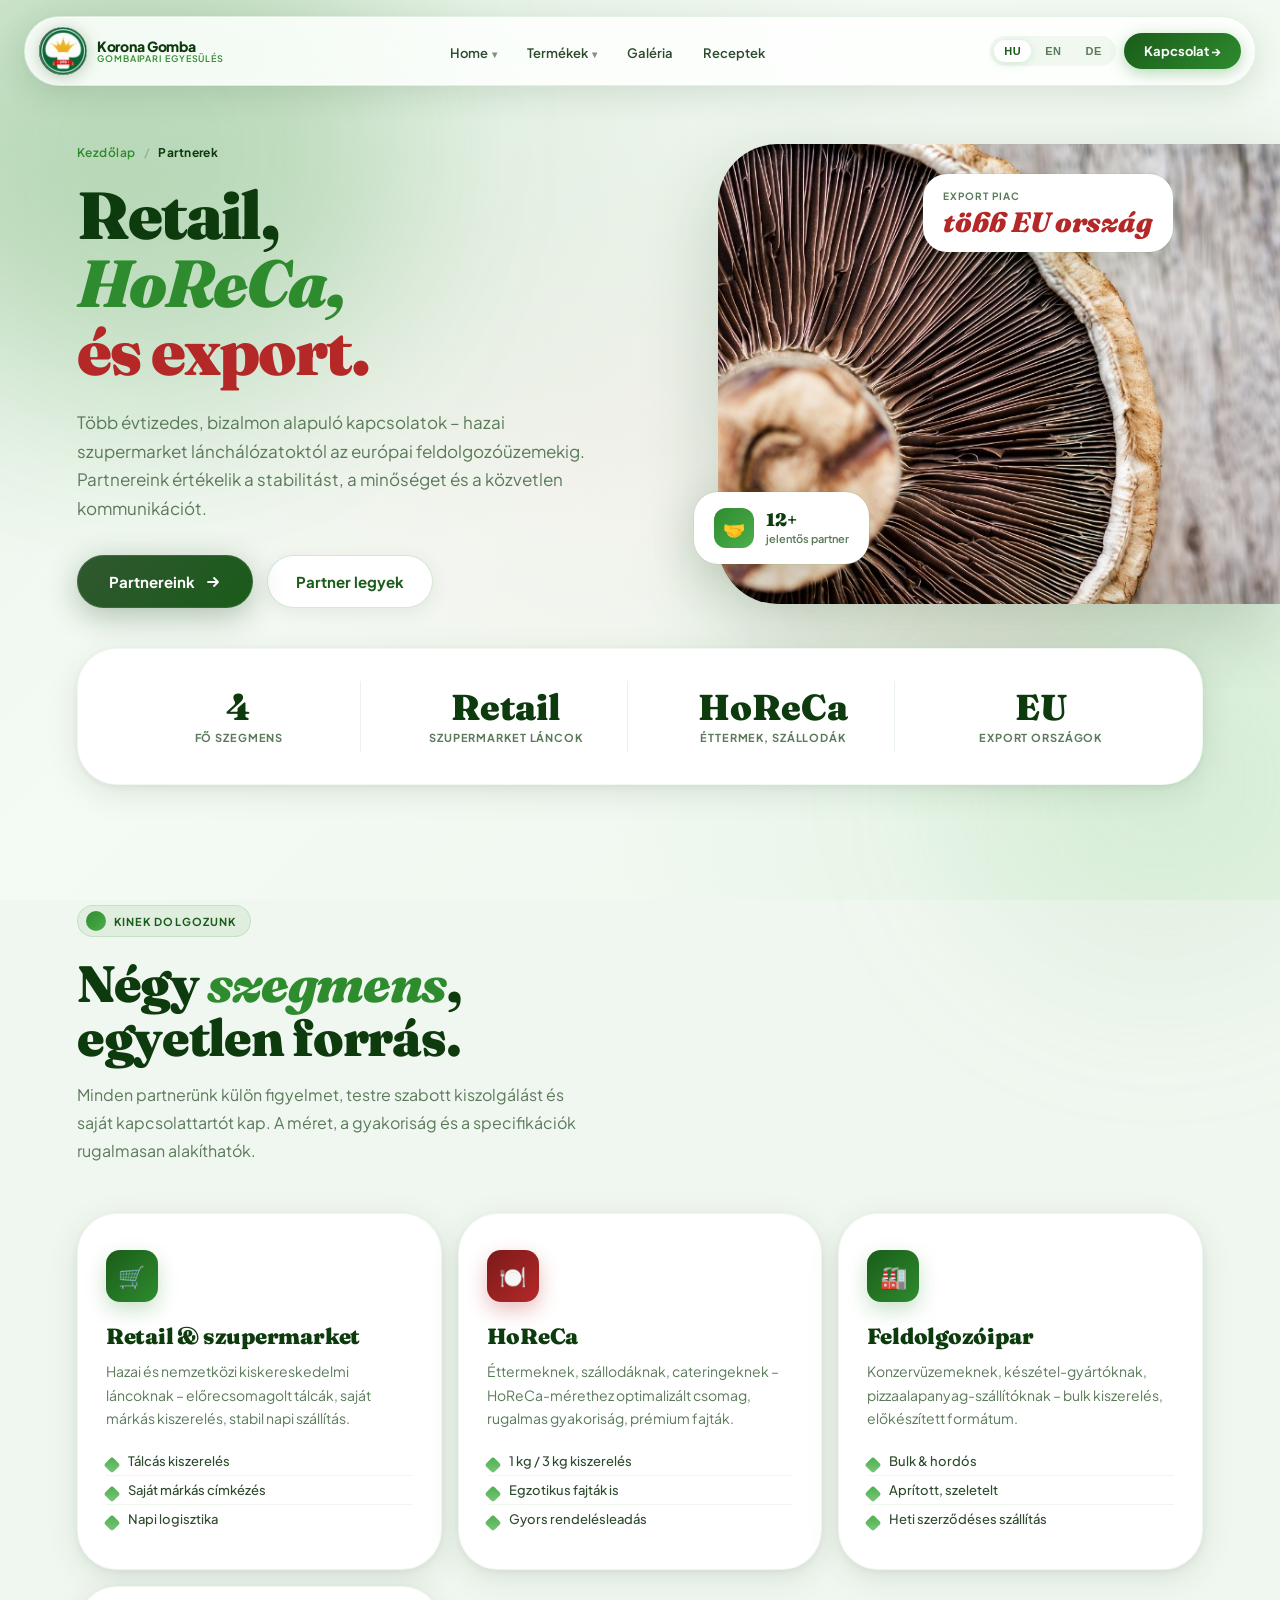
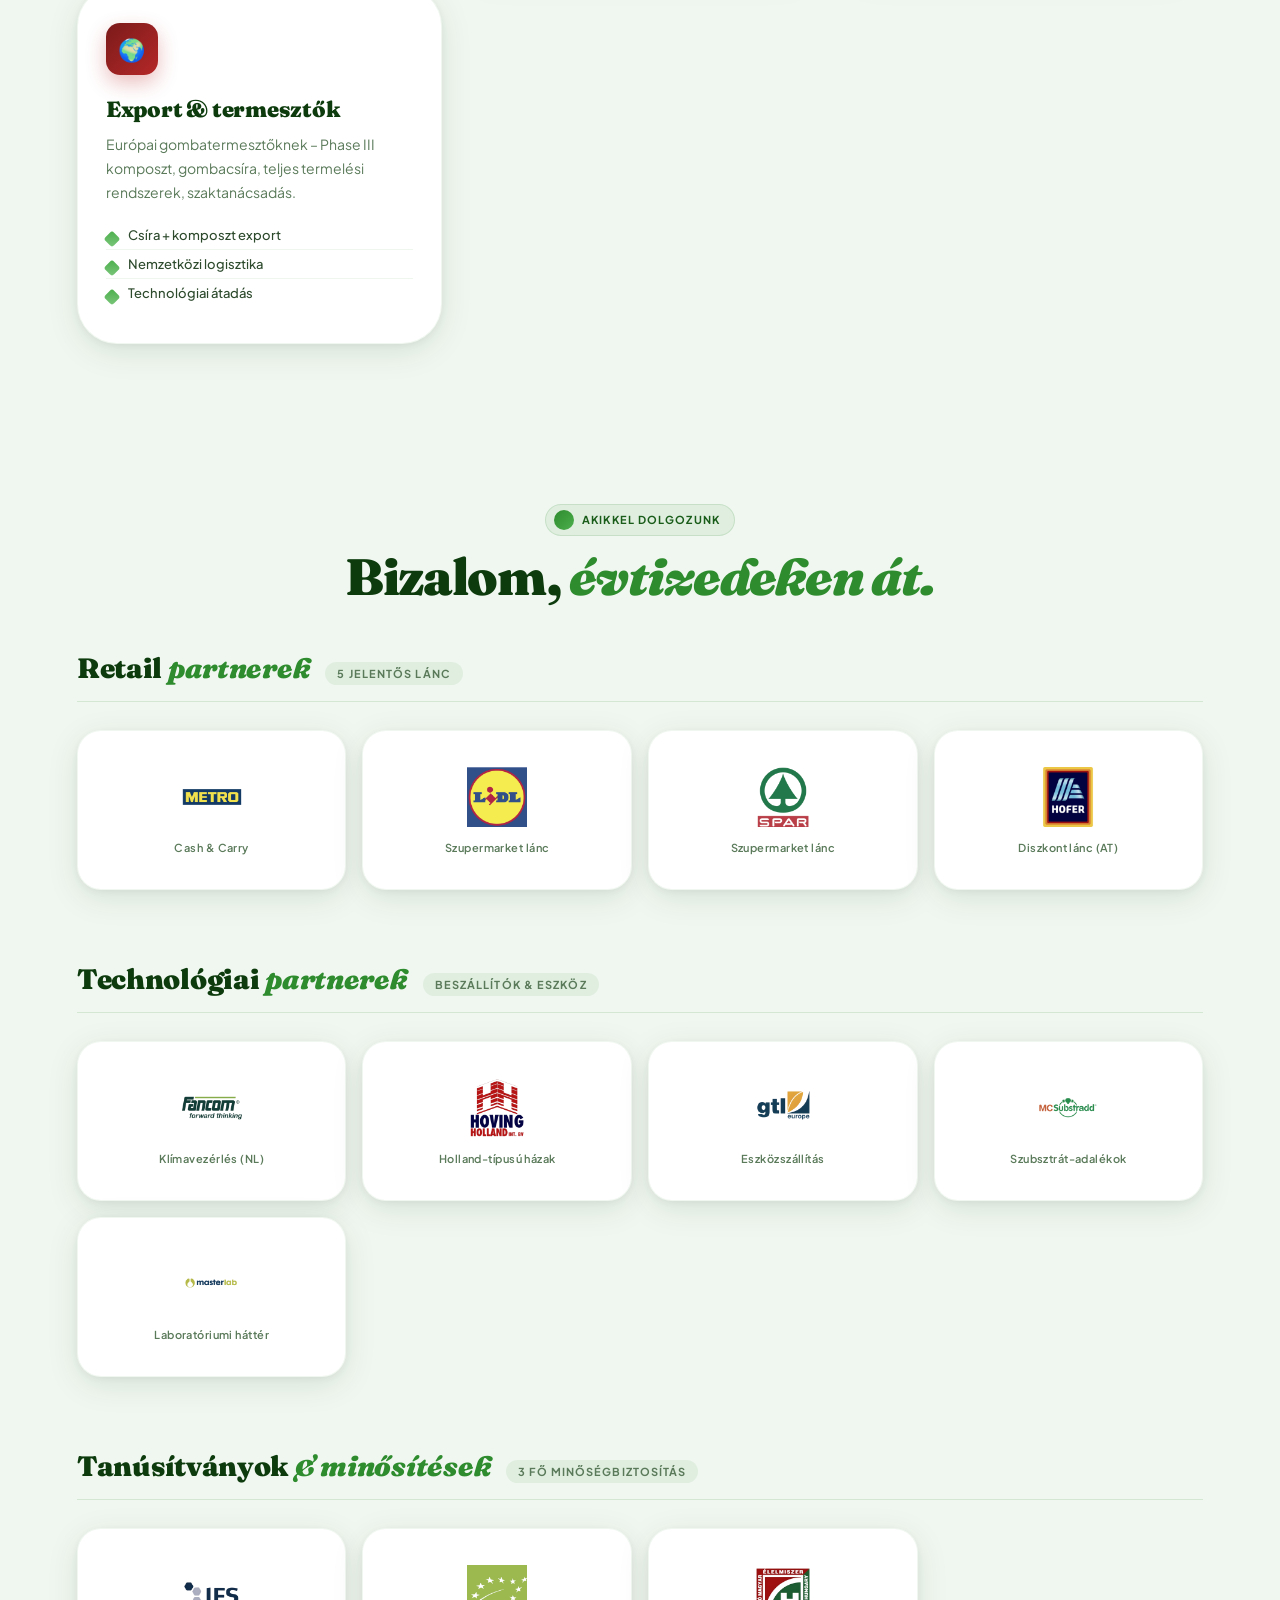
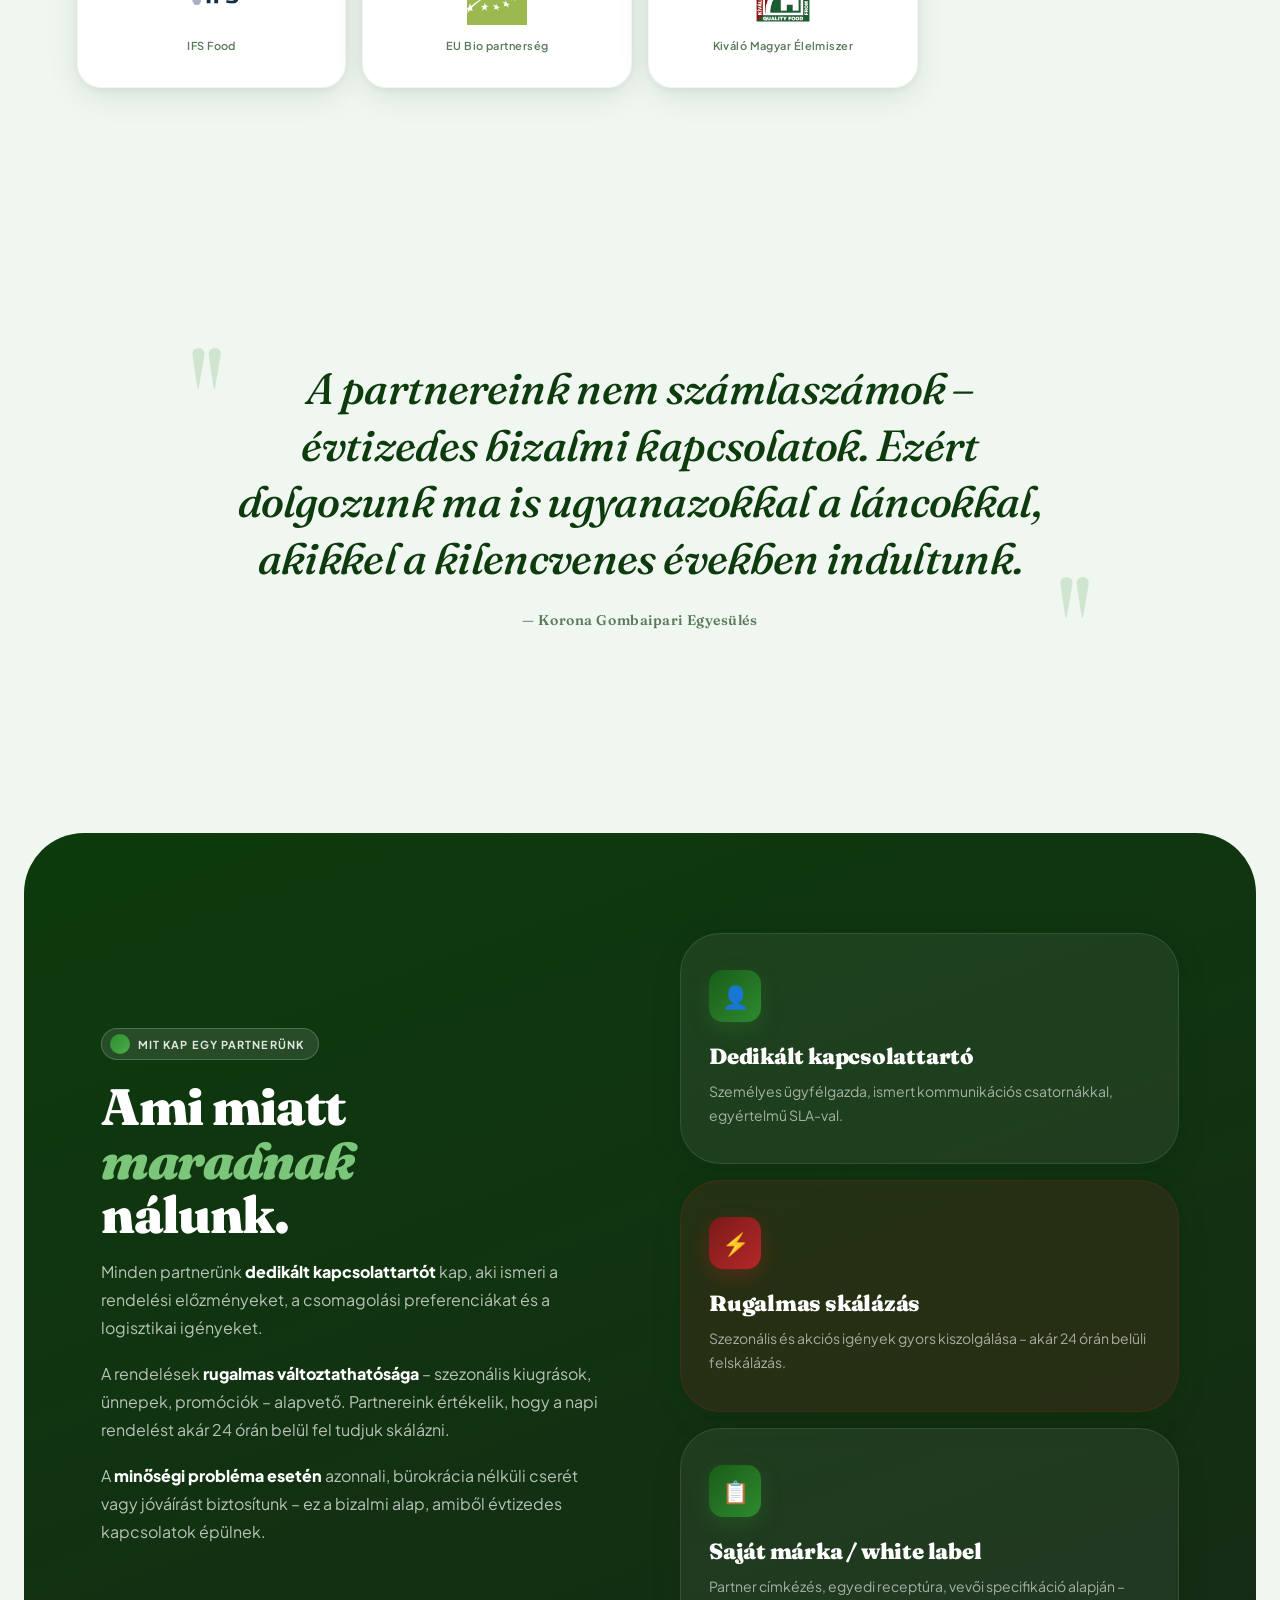
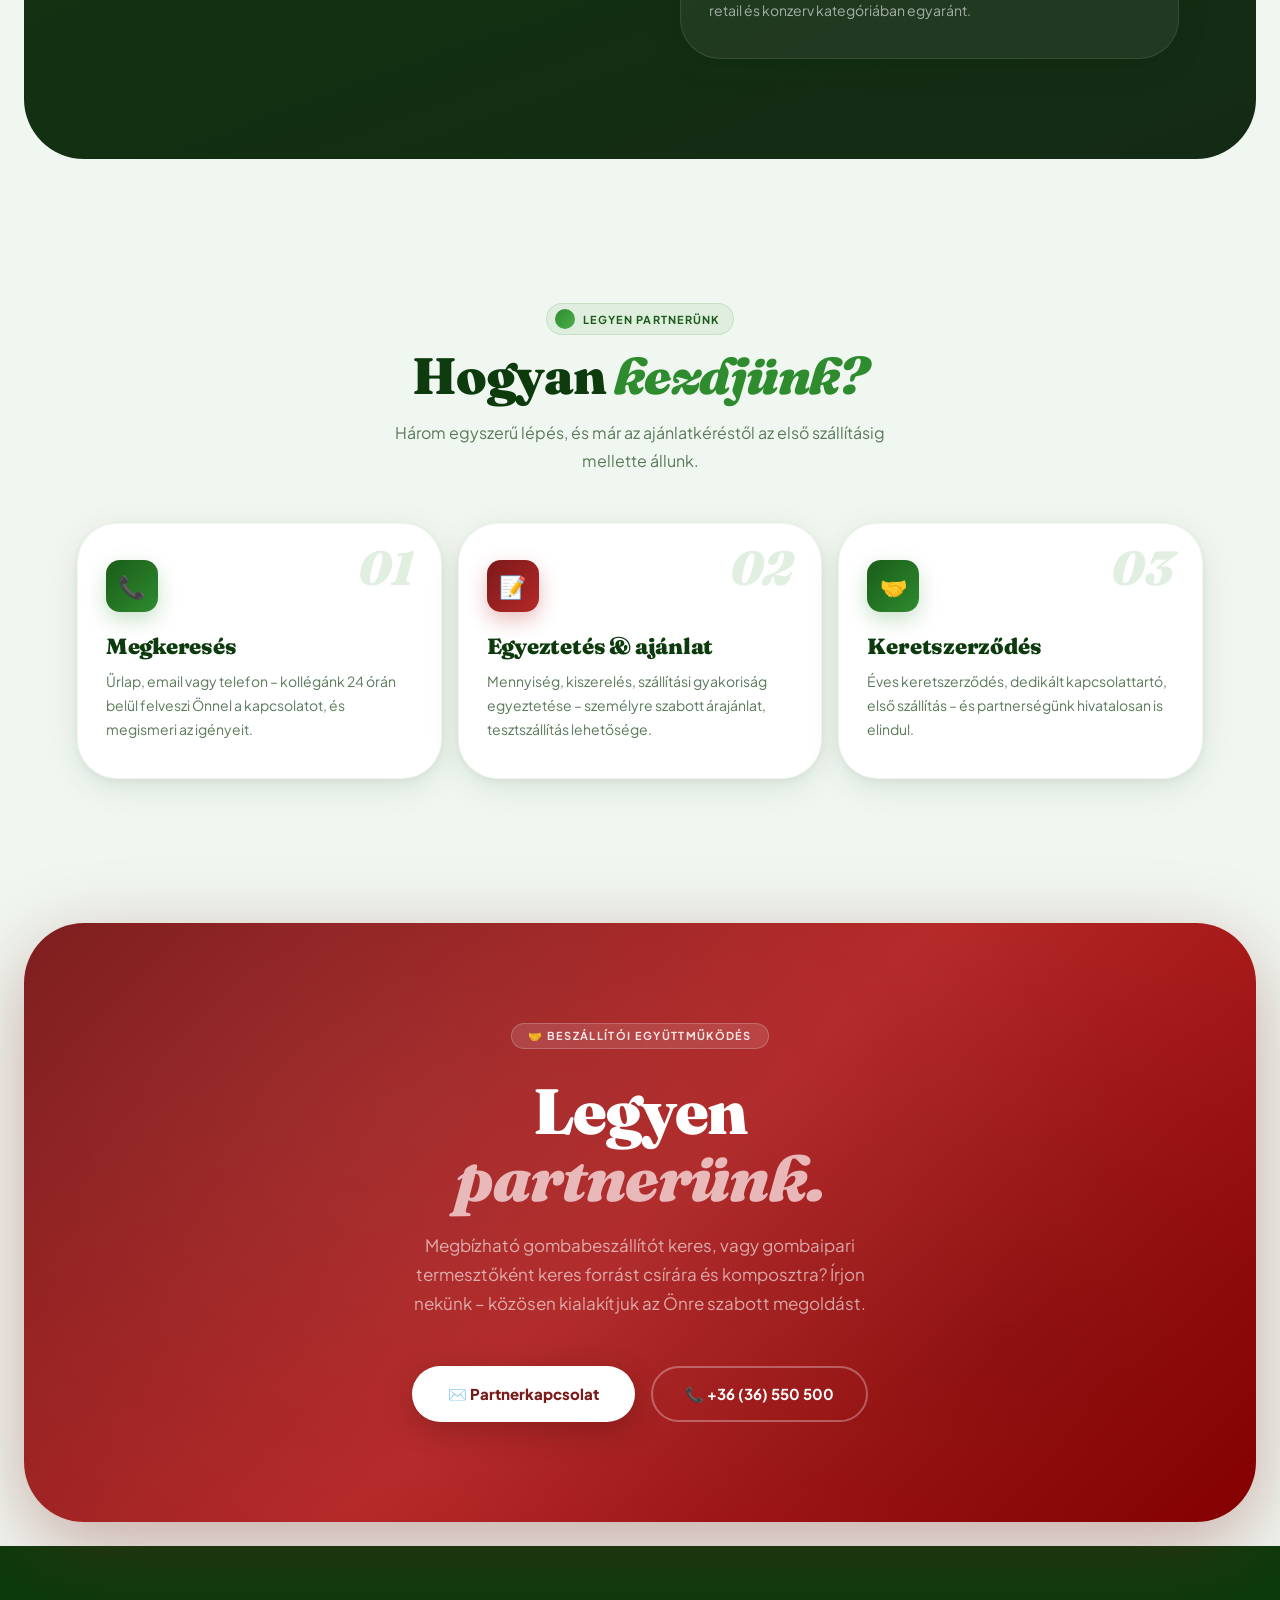
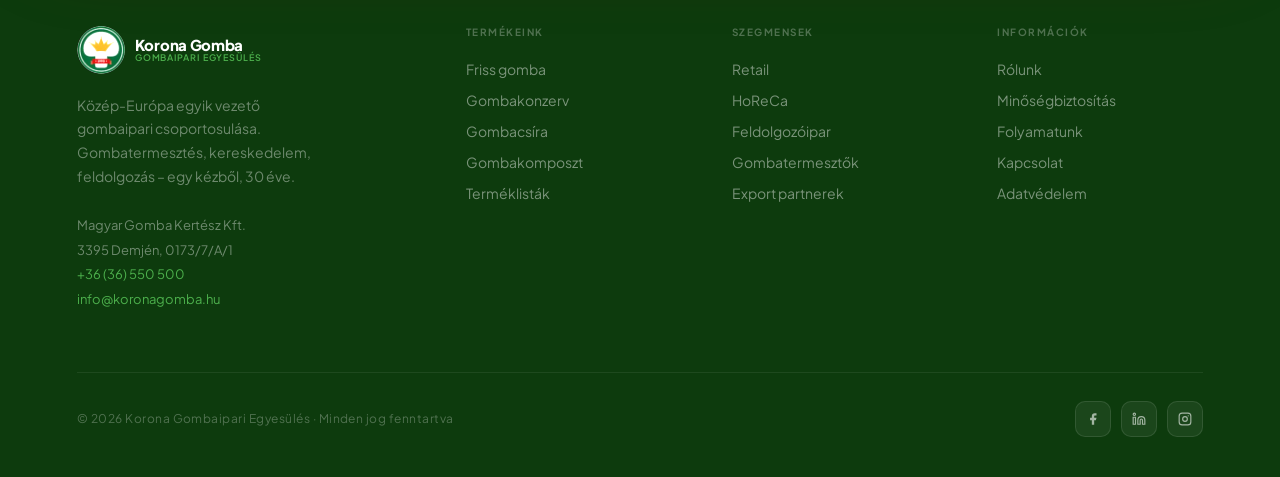
<file: partnerek.html>
<!DOCTYPE html>
<html lang="hu">
<head>
<meta charset="UTF-8">
<meta name="viewport" content="width=device-width, initial-scale=1.0">
<meta name="description" content="Partnereink – Korona Gomba. Retail lánchálózatok (Lidl, Spar, Metro, Hofer), feldolgozóipari partnerek, technológiai beszállítók, tanúsító intézetek. EU export, több évtizedes bizalmi kapcsolatok.">
<title>Partnereink – Korona Gomba · Retail, HoReCa, feldolgozóipar, export</title>
<link rel="preconnect" href="https://fonts.googleapis.com">
<link rel="preconnect" href="https://fonts.gstatic.com" crossorigin>
<link href="https://fonts.googleapis.com/css2?family=Plus+Jakarta+Sans:ital,wght@0,300;0,400;0,500;0,600;0,700;0,800;1,400&family=Fraunces:ital,opsz,wght@0,9..144,300;0,9..144,700;0,9..144,900;1,9..144,300;1,9..144,700;1,9..144,900&display=swap" rel="stylesheet">
<link rel="stylesheet" href="assets/css/style.css">
<link rel="stylesheet" href="assets/css/shared.css">
</head>
<body>

<div class="page-transition"></div>
<div class="mesh-bg"></div>
<div class="orb orb-1"></div>
<div class="orb orb-2"></div>
<div class="orb orb-3"></div>

<div class="mobile-menu" id="mobileMenu">
  <a href="index.html">Home</a>
  <a href="termekek.html">Termékek</a>
  <a href="rolunk.html">Rólunk</a>
  <a href="cegtortenet.html">Cégtörténet</a>
  <a href="fenntarthato-jovo.html">Fenntartható jövő</a>
  <a href="tarsadalmi-felelossegvallalas.html">Felelősségvállalás</a>
  <a href="kapcsolat.html" class="m-cta">Kontakt →</a>
</div>

<nav id="nav">
  <a href="index.html" class="nav-logo">
    <img src="assets/img/logo.png" alt="Korona Gomba logó">
    <div class="nav-logo-text"><span class="brand">Korona Gomba</span><span class="sub">Gombaipari Egyesülés</span></div>
  </a>
  <ul class="nav-links">
    <li class="has-dropdown">
      <a href="index.html">Home</a>
      <ul class="nav-dropdown">
        <li><a href="rolunk.html">Rólunk</a></li>
        <li><a href="cegtortenet.html">Cégtörténet</a></li>
        <li><a href="minosegbiztositas.html">Minőségbiztosítás</a></li>
        <li><a href="fenntarthato-jovo.html">Fenntartható jövő</a></li>
        <li><a href="tarsadalmi-felelossegvallalas.html">Társadalmi felelősségvállalás</a></li>
        <li><a href="karrier.html">Karrier</a></li>
      </ul>
    </li>
    <li class="has-dropdown">
      <a href="termekek.html">Termékek</a>
      <ul class="nav-dropdown">
        <li><a href="gombacsira.html">Gombacsíra</a></li>
        <li><a href="gombakomposzt.html">Gombakomposzt</a></li>
        <li><a href="friss-gomba.html">Friss gomba</a></li>
        <li><a href="gombakonzerv.html">Konzervgomba</a></li>
      </ul>
    </li>
    <li><a href="#">Galéria</a></li>
    <li><a href="#">Receptek</a></li>
  </ul>
  <div class="nav-right">
    <div class="nav-lang"><button class="lang-btn active">HU</button><button class="lang-btn">EN</button><button class="lang-btn">DE</button></div>
    <a href="kapcsolat.html" class="btn-nav-cta">Kapcsolat →</a>
    <button class="nav-burger" id="burger" aria-label="Menü"><span></span><span></span><span></span></button>
  </div>
</nav>

<!-- SUBHERO -->
<section class="subhero">
  <div class="subhero-left">
    <div class="breadcrumb">
      <a href="index.html">Kezdőlap</a><span class="breadcrumb-sep">/</span>
      <span class="breadcrumb-current">Partnerek</span>
    </div>
    <h1>Retail,<br><span class="italic">HoReCa,</span><br><span class="red">és export.</span></h1>
    <p class="subhero-lead">Több évtizedes, bizalmon alapuló kapcsolatok – hazai szupermarket lánchálózatoktól az európai feldolgozóüzemekig. Partnereink értékelik a stabilitást, a minőséget és a közvetlen kommunikációt.</p>
    <div class="subhero-actions">
      <a href="#partnerek" class="btn-primary">Partnereink <svg width="16" height="16" viewBox="0 0 16 16" fill="none"><path d="M3 8h10M9 4l4 4-4 4" stroke="currentColor" stroke-width="1.8" stroke-linecap="round" stroke-linejoin="round"/></svg></a>
      <a href="kapcsolat.html" class="btn-secondary">Partner legyek</a>
    </div>
  </div>
  <div class="subhero-right">
    <div class="subhero-img-wrap"><img src="assets/img/porto.jpg" alt="Partnereink"></div>
    <div class="subhero-float-card subhero-float-1">
      <div class="sf-icon">🤝</div>
      <div><div class="sf-t">12+</div><div class="sf-s">jelentős partner</div></div>
    </div>
    <div class="subhero-float-card subhero-float-2">
      <div class="sf-label">Export piac</div><div class="sf-val">több EU ország</div>
    </div>
  </div>
</section>

<div class="subhero-stats">
  <div class="sb-stat"><div class="sb-stat-n">4</div><div class="sb-stat-l">fő szegmens</div></div>
  <div class="sb-stat"><div class="sb-stat-n">Retail</div><div class="sb-stat-l">szupermarket láncok</div></div>
  <div class="sb-stat"><div class="sb-stat-n">HoReCa</div><div class="sb-stat-l">éttermek, szállodák</div></div>
  <div class="sb-stat"><div class="sb-stat-n">EU</div><div class="sb-stat-l">export országok</div></div>
</div>

<!-- ═ SZEGMENSEK ═ -->
<section class="section">
  <div style="margin-bottom:48px">
    <div class="section-label reveal"><div class="section-label-dot"></div><span>Kinek dolgozunk</span></div>
    <h2 class="section-title reveal reveal-d1">Négy <span class="italic">szegmens</span>,<br>egyetlen forrás.</h2>
    <p class="section-sub reveal reveal-d2">Minden partnerünk külön figyelmet, testre szabott kiszolgálást és saját kapcsolattartót kap. A méret, a gyakoriság és a specifikációk rugalmasan alakíthatók.</p>
  </div>

  <div class="info-card-grid">
    <div class="info-card reveal">
      <div class="info-card-icon">🛒</div>
      <div class="info-card-title">Retail & szupermarket</div>
      <p class="info-card-text">Hazai és nemzetközi kiskereskedelmi láncoknak – előrecsomagolt tálcák, saját márkás kiszerelés, stabil napi szállítás.</p>
      <ul class="info-card-list">
        <li>Tálcás kiszerelés</li>
        <li>Saját márkás címkézés</li>
        <li>Napi logisztika</li>
      </ul>
    </div>
    <div class="info-card red-card reveal reveal-d1">
      <div class="info-card-icon">🍽️</div>
      <div class="info-card-title">HoReCa</div>
      <p class="info-card-text">Éttermeknek, szállodáknak, cateringeknek – HoReCa-mérethez optimalizált csomag, rugalmas gyakoriság, prémium fajták.</p>
      <ul class="info-card-list">
        <li>1 kg / 3 kg kiszerelés</li>
        <li>Egzotikus fajták is</li>
        <li>Gyors rendelésleadás</li>
      </ul>
    </div>
    <div class="info-card reveal reveal-d2">
      <div class="info-card-icon">🏭</div>
      <div class="info-card-title">Feldolgozóipar</div>
      <p class="info-card-text">Konzervüzemeknek, készétel-gyártóknak, pizzaalapanyag-szállítóknak – bulk kiszerelés, előkészített formátum.</p>
      <ul class="info-card-list">
        <li>Bulk & hordós</li>
        <li>Aprított, szeletelt</li>
        <li>Heti szerződéses szállítás</li>
      </ul>
    </div>
    <div class="info-card red-card reveal reveal-d3">
      <div class="info-card-icon">🌍</div>
      <div class="info-card-title">Export & termesztők</div>
      <p class="info-card-text">Európai gombatermesztőknek – Phase III komposzt, gombacsíra, teljes termelési rendszerek, szaktanácsadás.</p>
      <ul class="info-card-list">
        <li>Csíra + komposzt export</li>
        <li>Nemzetközi logisztika</li>
        <li>Technológiai átadás</li>
      </ul>
    </div>
  </div>
</section>

<!-- ═ PARTNER LOGOK ═ -->
<section class="section" id="partnerek" style="padding-top:40px">
  <div style="margin-bottom:48px;text-align:center">
    <div class="section-label reveal" style="margin:0 auto 14px"><div class="section-label-dot"></div><span>Akikkel dolgozunk</span></div>
    <h2 class="section-title reveal reveal-d1">Bizalom, <span class="italic">évtizedeken át.</span></h2>
  </div>

  <div class="partner-category">
    <div class="partner-cat-head reveal"><h3>Retail <span class="italic">partnerek</span></h3><span class="partner-cat-count">5 jelentős lánc</span></div>
    <div class="partner-cards">
      <div class="partner-card-xl reveal"><img src="assets/img/partners/metro.png" alt="Metro"><span class="pc-label">Cash & Carry</span></div>
      <div class="partner-card-xl reveal reveal-d1"><img src="assets/img/partners/lidl.png" alt="Lidl"><span class="pc-label">Szupermarket lánc</span></div>
      <div class="partner-card-xl reveal reveal-d2"><img src="assets/img/partners/spar.png" alt="Spar"><span class="pc-label">Szupermarket lánc</span></div>
      <div class="partner-card-xl reveal reveal-d3"><img src="assets/img/partners/hofer.png" alt="Hofer"><span class="pc-label">Diszkont lánc (AT)</span></div>
    </div>
  </div>

  <div class="partner-category">
    <div class="partner-cat-head reveal"><h3>Technológiai <span class="italic">partnerek</span></h3><span class="partner-cat-count">beszállítók & eszköz</span></div>
    <div class="partner-cards">
      <div class="partner-card-xl reveal"><img src="assets/img/partners/fancom.png" alt="Fancom"><span class="pc-label">Klímavezérlés (NL)</span></div>
      <div class="partner-card-xl reveal reveal-d1"><img src="assets/img/partners/hoving-holland.png" alt="Hoving Holland"><span class="pc-label">Holland-típusú házak</span></div>
      <div class="partner-card-xl reveal reveal-d2"><img src="assets/img/partners/gtl.png" alt="GTL Europe"><span class="pc-label">Eszközszállítás</span></div>
      <div class="partner-card-xl reveal reveal-d3"><img src="assets/img/partners/mcsubstradd.png" alt="MC Substradd"><span class="pc-label">Szubsztrát-adalékok</span></div>
      <div class="partner-card-xl reveal"><img src="assets/img/partners/masterlab.png" alt="Masterlab"><span class="pc-label">Laboratóriumi háttér</span></div>
    </div>
  </div>

  <div class="partner-category">
    <div class="partner-cat-head reveal"><h3>Tanúsítványok <span class="italic">& minősítések</span></h3><span class="partner-cat-count">3 fő minőségbiztosítás</span></div>
    <div class="partner-cards">
      <div class="partner-card-xl reveal"><img src="assets/img/partners/ifs.png" alt="IFS"><span class="pc-label">IFS Food</span></div>
      <div class="partner-card-xl reveal reveal-d1"><img src="assets/img/partners/bio-eu.png" alt="EU Bio"><span class="pc-label">EU Bio partnerség</span></div>
      <div class="partner-card-xl reveal reveal-d2"><img src="assets/img/partners/kivalo-magyar.png" alt="Kiváló Magyar Élelmiszer"><span class="pc-label">Kiváló Magyar Élelmiszer</span></div>
    </div>
  </div>
</section>

<!-- ═ TESTIMONIAL PULLQUOTE ═ -->
<section class="section" style="padding-top:20px">
  <div class="pullquote reveal">
    A partnereink nem számlaszámok – évtizedes bizalmi kapcsolatok. Ezért dolgozunk ma is ugyanazokkal a láncokkal, akikkel a kilencvenes években indultunk.
    <cite>— Korona Gombaipari Egyesülés</cite>
  </div>
</section>

<!-- ═ MIT ADUNK PARTNEREINKNEK ═ -->
<section class="content-block dark">
  <div class="content-2col">
    <div>
      <div class="section-label reveal"><div class="section-label-dot"></div><span>Mit kap egy partnerünk</span></div>
      <h2 class="section-title reveal reveal-d1">Ami miatt <span class="italic" style="color:#7BC67B">maradnak</span><br>nálunk.</h2>
      <div class="prose reveal reveal-d2">
        <p>Minden partnerünk <strong>dedikált kapcsolattartót</strong> kap, aki ismeri a rendelési előzményeket, a csomagolási preferenciákat és a logisztikai igényeket.</p>
        <p>A rendelések <strong>rugalmas változtathatósága</strong> – szezonális kiugrások, ünnepek, promóciók – alapvető. Partnereink értékelik, hogy a napi rendelést akár 24 órán belül fel tudjuk skálázni.</p>
        <p>A <strong>minőségi probléma esetén</strong> azonnali, bürokrácia nélküli cserét vagy jóváírást biztosítunk – ez a bizalmi alap, amiből évtizedes kapcsolatok épülnek.</p>
      </div>
    </div>
    <div>
      <div class="info-card-grid" style="grid-template-columns:1fr;margin-top:0">
        <div class="info-card reveal reveal-d2" style="background:rgba(255,255,255,.06);border-color:rgba(255,255,255,.1)">
          <div class="info-card-icon">👤</div>
          <div class="info-card-title" style="color:white">Dedikált kapcsolattartó</div>
          <p class="info-card-text" style="color:rgba(255,255,255,.6)">Személyes ügyfélgazda, ismert kommunikációs csatornákkal, egyértelmű SLA-val.</p>
        </div>
        <div class="info-card red-card reveal reveal-d3" style="background:rgba(185,40,40,.12);border-color:rgba(185,40,40,.2)">
          <div class="info-card-icon">⚡</div>
          <div class="info-card-title" style="color:white">Rugalmas skálázás</div>
          <p class="info-card-text" style="color:rgba(255,255,255,.6)">Szezonális és akciós igények gyors kiszolgálása – akár 24 órán belüli felskálázás.</p>
        </div>
        <div class="info-card reveal reveal-d4" style="background:rgba(255,255,255,.06);border-color:rgba(255,255,255,.1)">
          <div class="info-card-icon">📋</div>
          <div class="info-card-title" style="color:white">Saját márka / white label</div>
          <p class="info-card-text" style="color:rgba(255,255,255,.6)">Partner címkézés, egyedi receptúra, vevői specifikáció alapján – retail és konzerv kategóriában egyaránt.</p>
        </div>
      </div>
    </div>
  </div>
</section>

<!-- ═ LEGYEN PARTNER ═ -->
<section class="section">
  <div style="text-align:center;margin-bottom:48px">
    <div class="section-label reveal" style="margin:0 auto 14px"><div class="section-label-dot"></div><span>Legyen partnerünk</span></div>
    <h2 class="section-title reveal reveal-d1">Hogyan <span class="italic">kezdjünk?</span></h2>
    <p class="section-sub reveal reveal-d2" style="margin:14px auto 0">Három egyszerű lépés, és már az ajánlatkéréstől az első szállításig mellette állunk.</p>
  </div>

  <div class="info-card-grid">
    <div class="info-card reveal">
      <div class="info-card-num">01</div>
      <div class="info-card-icon">📞</div>
      <div class="info-card-title">Megkeresés</div>
      <p class="info-card-text">Űrlap, email vagy telefon – kollégánk 24 órán belül felveszi Önnel a kapcsolatot, és megismeri az igényeit.</p>
    </div>
    <div class="info-card red-card reveal reveal-d1">
      <div class="info-card-num">02</div>
      <div class="info-card-icon">📝</div>
      <div class="info-card-title">Egyeztetés & ajánlat</div>
      <p class="info-card-text">Mennyiség, kiszerelés, szállítási gyakoriság egyeztetése – személyre szabott árajánlat, tesztszállítás lehetősége.</p>
    </div>
    <div class="info-card reveal reveal-d2">
      <div class="info-card-num">03</div>
      <div class="info-card-icon">🤝</div>
      <div class="info-card-title">Keretszerződés</div>
      <p class="info-card-text">Éves keretszerződés, dedikált kapcsolattartó, első szállítás – és partnerségünk hivatalosan is elindul.</p>
    </div>
  </div>
</section>

<div class="cta-wrap" style="margin-bottom:24px">
  <div class="cta-eyebrow">🤝 Beszállítói együttműködés</div>
  <h2 class="cta-title">Legyen<br><em>partnerünk.</em></h2>
  <p class="cta-sub">Megbízható gombabeszállítót keres, vagy gombaipari termesztőként keres forrást csírára és komposztra? Írjon nekünk – közösen kialakítjuk az Önre szabott megoldást.</p>
  <div class="cta-btns">
    <a href="kapcsolat.html" class="btn-white">✉️ Partnerkapcsolat</a>
    <a href="tel:+3636550500" class="btn-ghost-white">📞 +36 (36) 550 500</a>
  </div>
</div>

<footer>
  <div class="footer-top">
    <div>
      <a href="index.html" class="footer-logo-wrap">
        <img src="assets/img/logo.png" alt="Korona Gomba logó">
        <div class="nav-logo-text"><span class="brand">Korona Gomba</span><span class="sub">Gombaipari Egyesülés</span></div>
      </a>
      <p class="footer-tagline">Közép-Európa egyik vezető gombaipari csoportosulása. Gombatermesztés, kereskedelem, feldolgozás – egy kézből, 30 éve.</p>
      <div class="footer-contact">
        Magyar Gomba Kertész Kft.<br>
        3395 Demjén, 0173/7/A/1<br>
        <a href="tel:+3636550500">+36 (36) 550 500</a><br>
        <a href="mailto:info@koronagomba.hu">info@koronagomba.hu</a>
      </div>
    </div>
    <div class="footer-col"><h4>Termékeink</h4><ul>
      <li><a href="friss-gomba.html">Friss gomba</a></li>
      <li><a href="gombakonzerv.html">Gombakonzerv</a></li>
      <li><a href="gombacsira.html">Gombacsíra</a></li>
      <li><a href="gombakomposzt.html">Gombakomposzt</a></li>
      <li><a href="termekek.html">Terméklisták</a></li>
    </ul></div>
    <div class="footer-col"><h4>Szegmensek</h4><ul>
      <li><a href="partnerek.html">Retail</a></li>
      <li><a href="partnerek.html">HoReCa</a></li>
      <li><a href="partnerek.html">Feldolgozóipar</a></li>
      <li><a href="partnerek.html">Gombatermesztők</a></li>
      <li><a href="partnerek.html">Export partnerek</a></li>
    </ul></div>
    <div class="footer-col"><h4>Információk</h4><ul>
      <li><a href="rolunk.html">Rólunk</a></li>
      <li><a href="miert-mi.html">Minőségbiztosítás</a></li>
      <li><a href="miert-mi.html">Folyamatunk</a></li>
      <li><a href="kapcsolat.html">Kapcsolat</a></li>
      <li><a href="#">Adatvédelem</a></li>
    </ul></div>
  </div>
  <div class="footer-bottom">
    <div class="footer-copy">© 2026 Korona Gombaipari Egyesülés · Minden jog fenntartva</div>
    <div class="footer-social">
      <a href="https://facebook.com/frissmagyargomba" class="social-btn" target="_blank" rel="noopener" aria-label="Facebook"><svg width="14" height="14" viewBox="0 0 24 24" fill="rgba(255,255,255,.6)"><path d="M18 2h-3a5 5 0 00-5 5v3H7v4h3v8h4v-8h3l1-4h-4V7a1 1 0 011-1h3z"/></svg></a>
      <a href="https://linkedin.com" class="social-btn" target="_blank" rel="noopener" aria-label="LinkedIn"><svg width="14" height="14" viewBox="0 0 24 24" fill="none" stroke="rgba(255,255,255,.6)" stroke-width="2"><path d="M16 8a6 6 0 016 6v7h-4v-7a2 2 0 00-2-2 2 2 0 00-2 2v7h-4v-7a6 6 0 016-6zM2 9h4v12H2z"/><circle cx="4" cy="4" r="2"/></svg></a>
      <a href="https://instagram.com" class="social-btn" target="_blank" rel="noopener" aria-label="Instagram"><svg width="14" height="14" viewBox="0 0 24 24" fill="none" stroke="rgba(255,255,255,.6)" stroke-width="2"><rect x="2" y="2" width="20" height="20" rx="5"/><circle cx="12" cy="12" r="4"/><circle cx="17.5" cy="6.5" r="1" fill="rgba(255,255,255,.6)" stroke="none"/></svg></a>
    </div>
  </div>
</footer>

<script src="assets/js/subpages.js"></script>
</body>
</html>
</file>
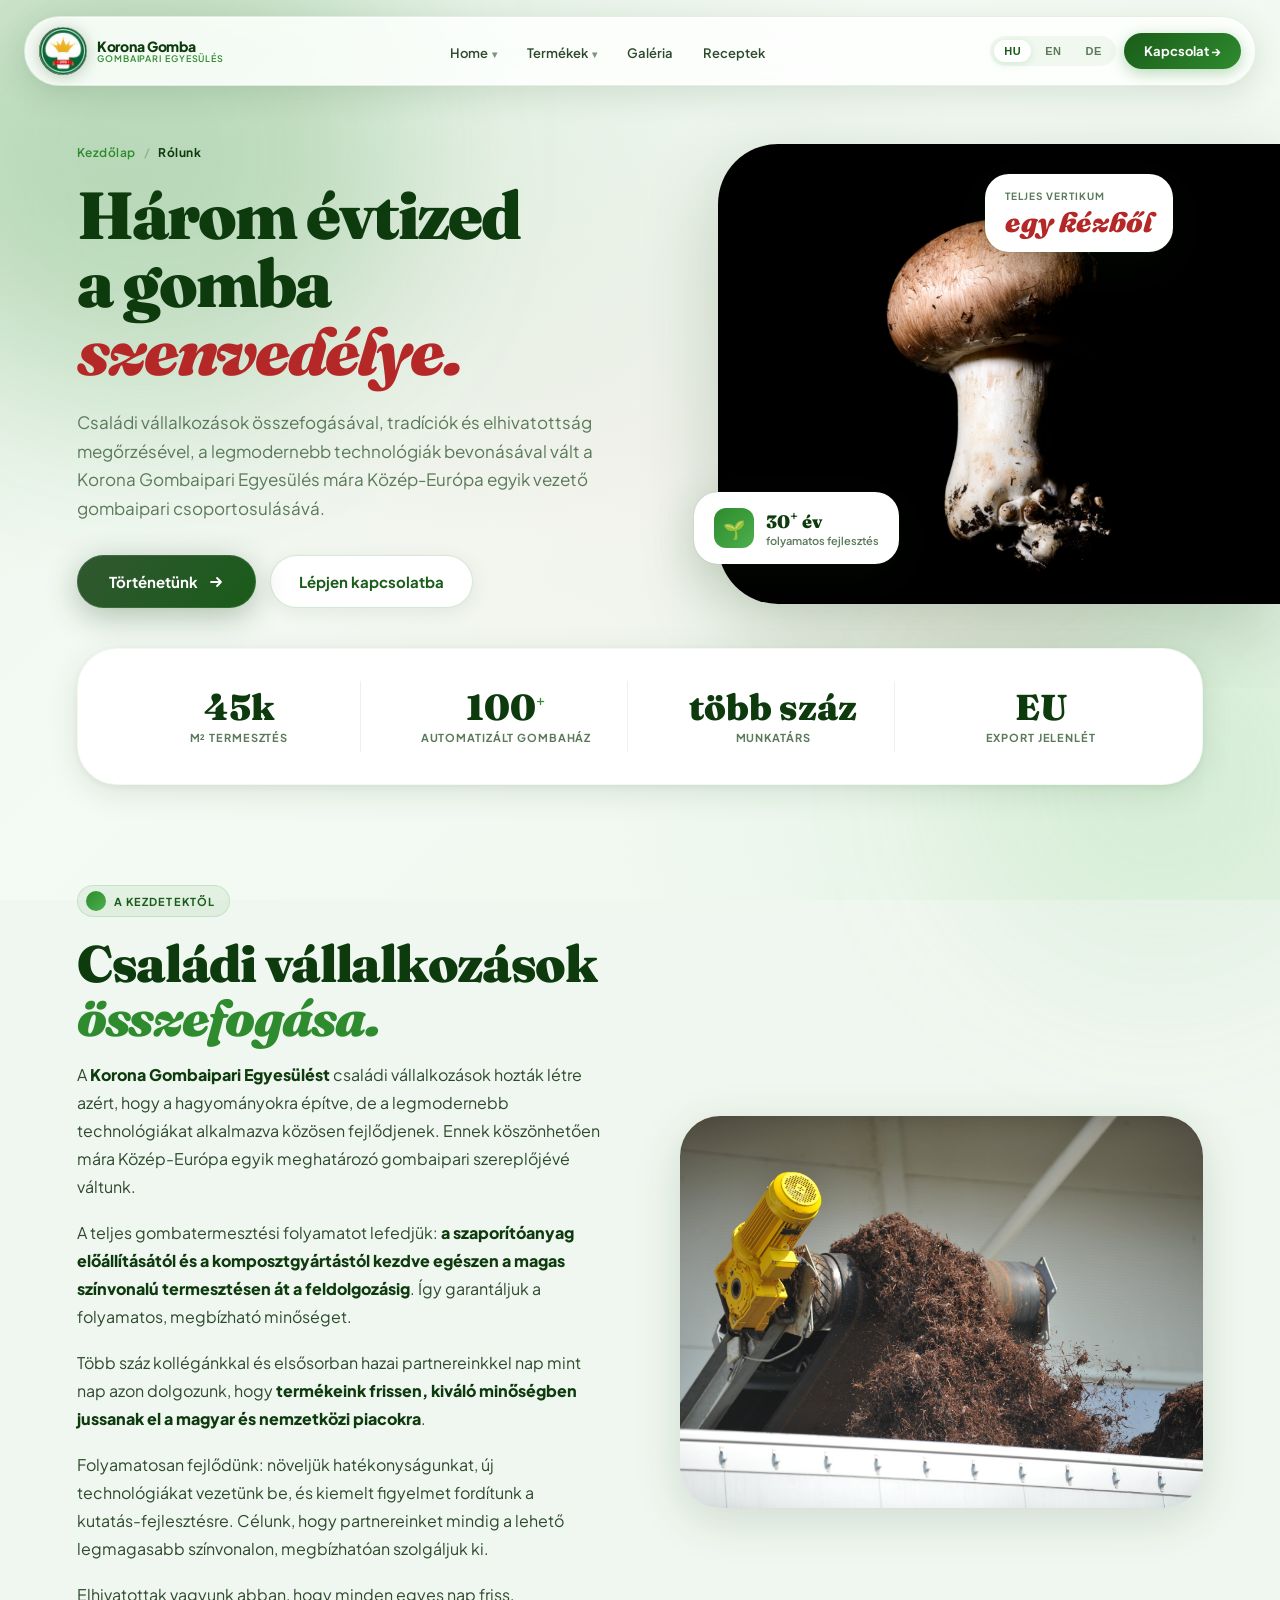
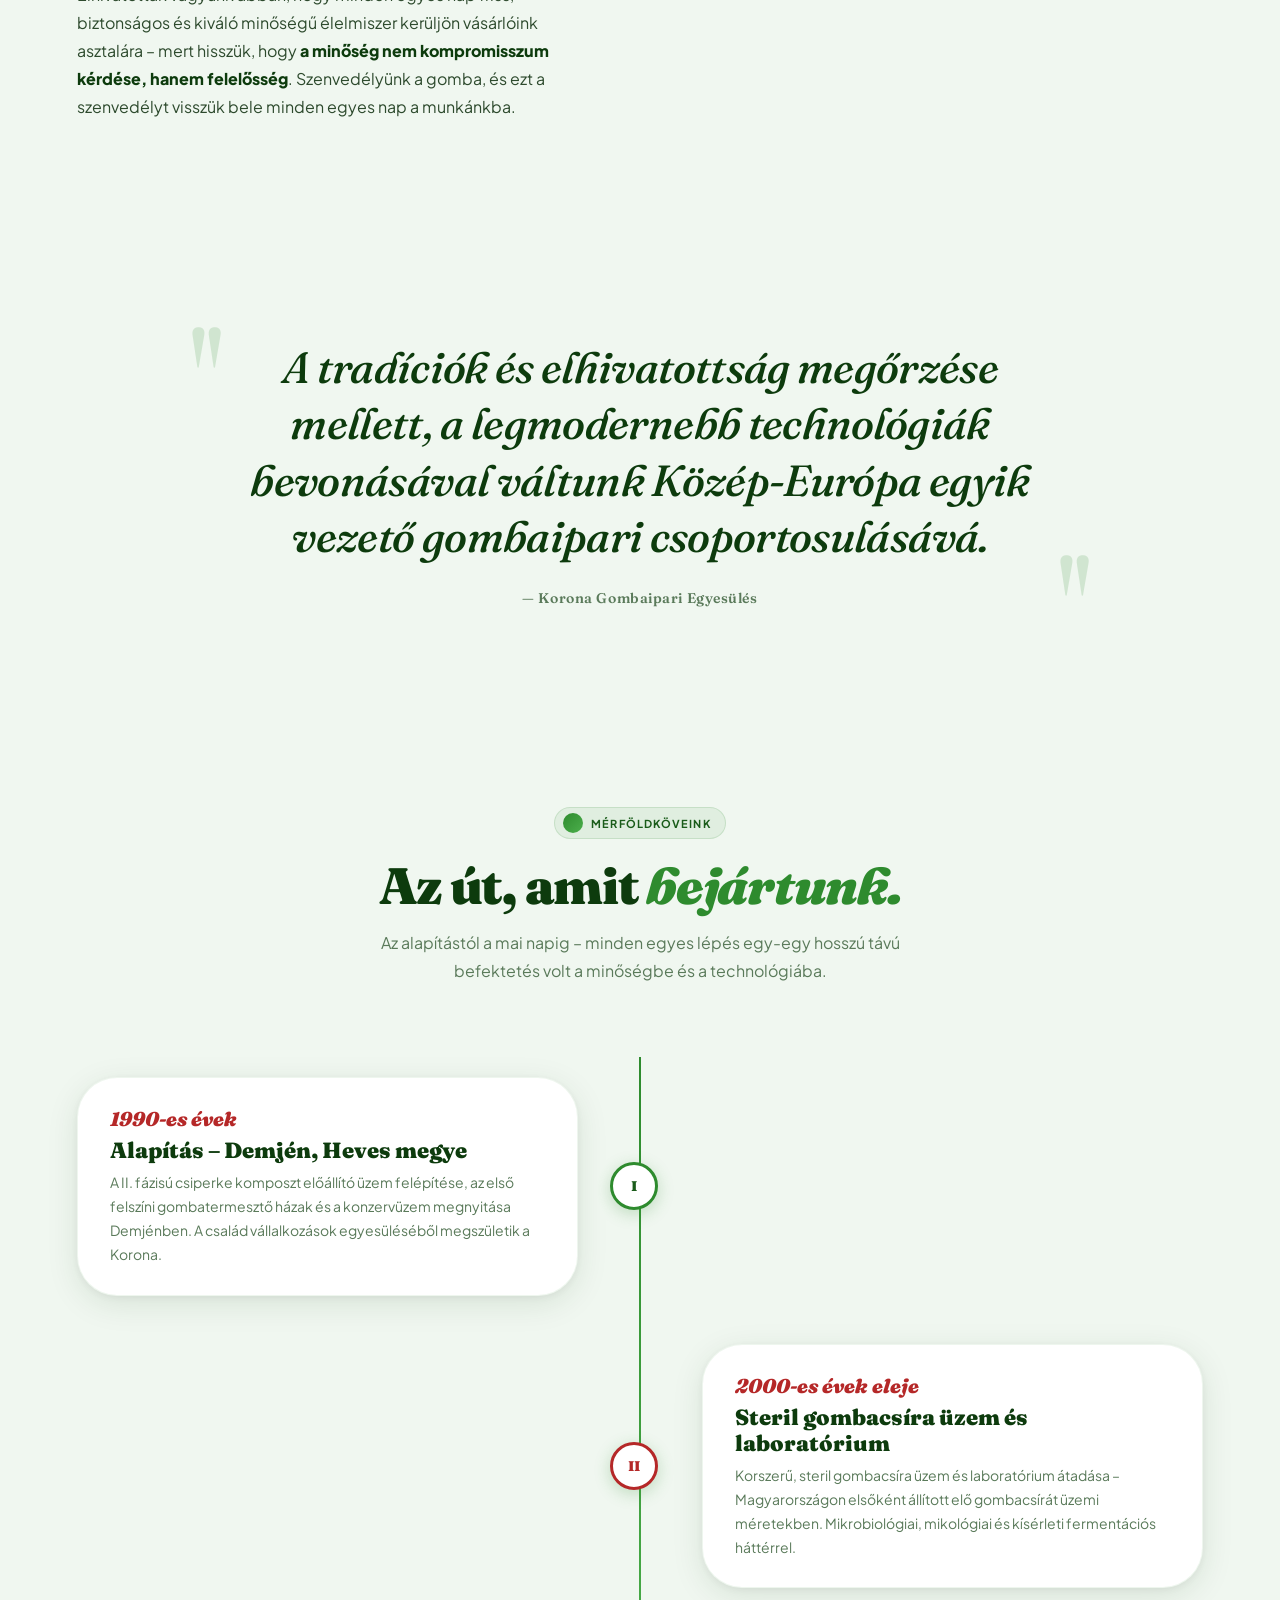
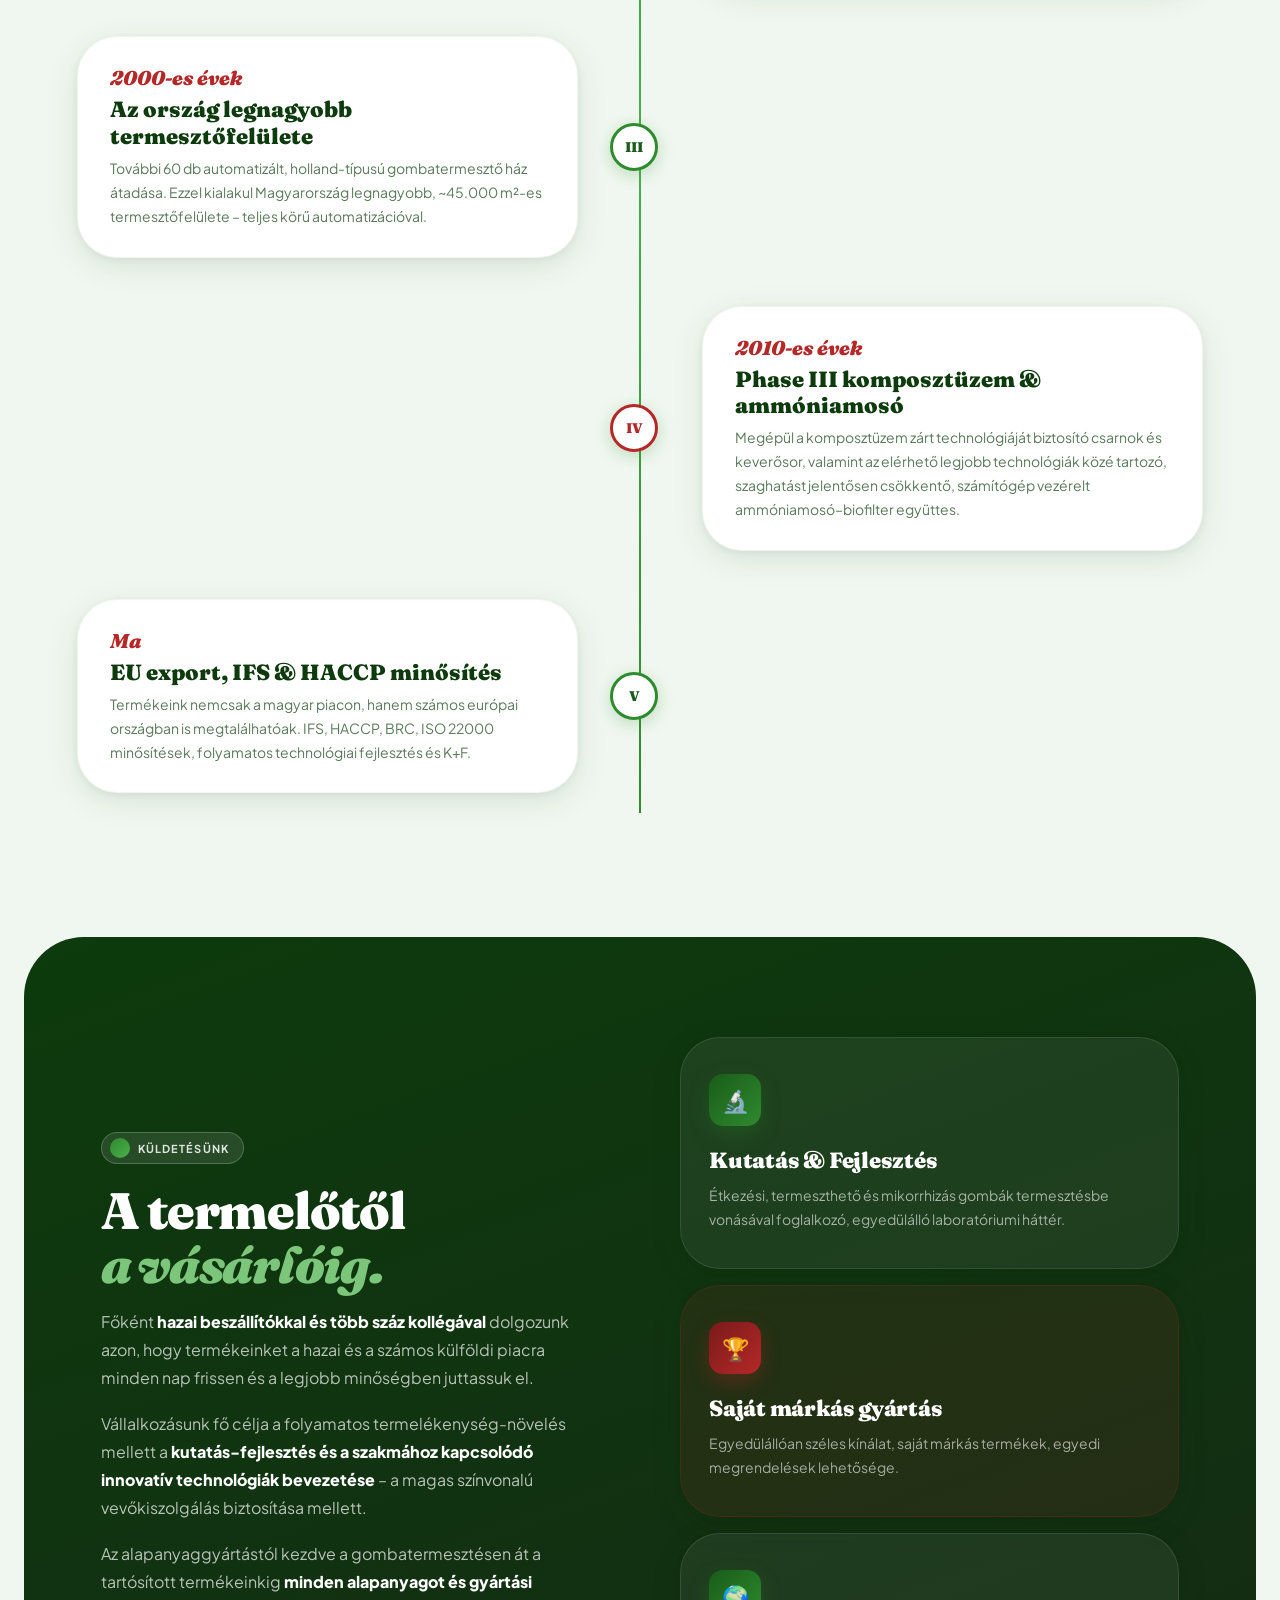
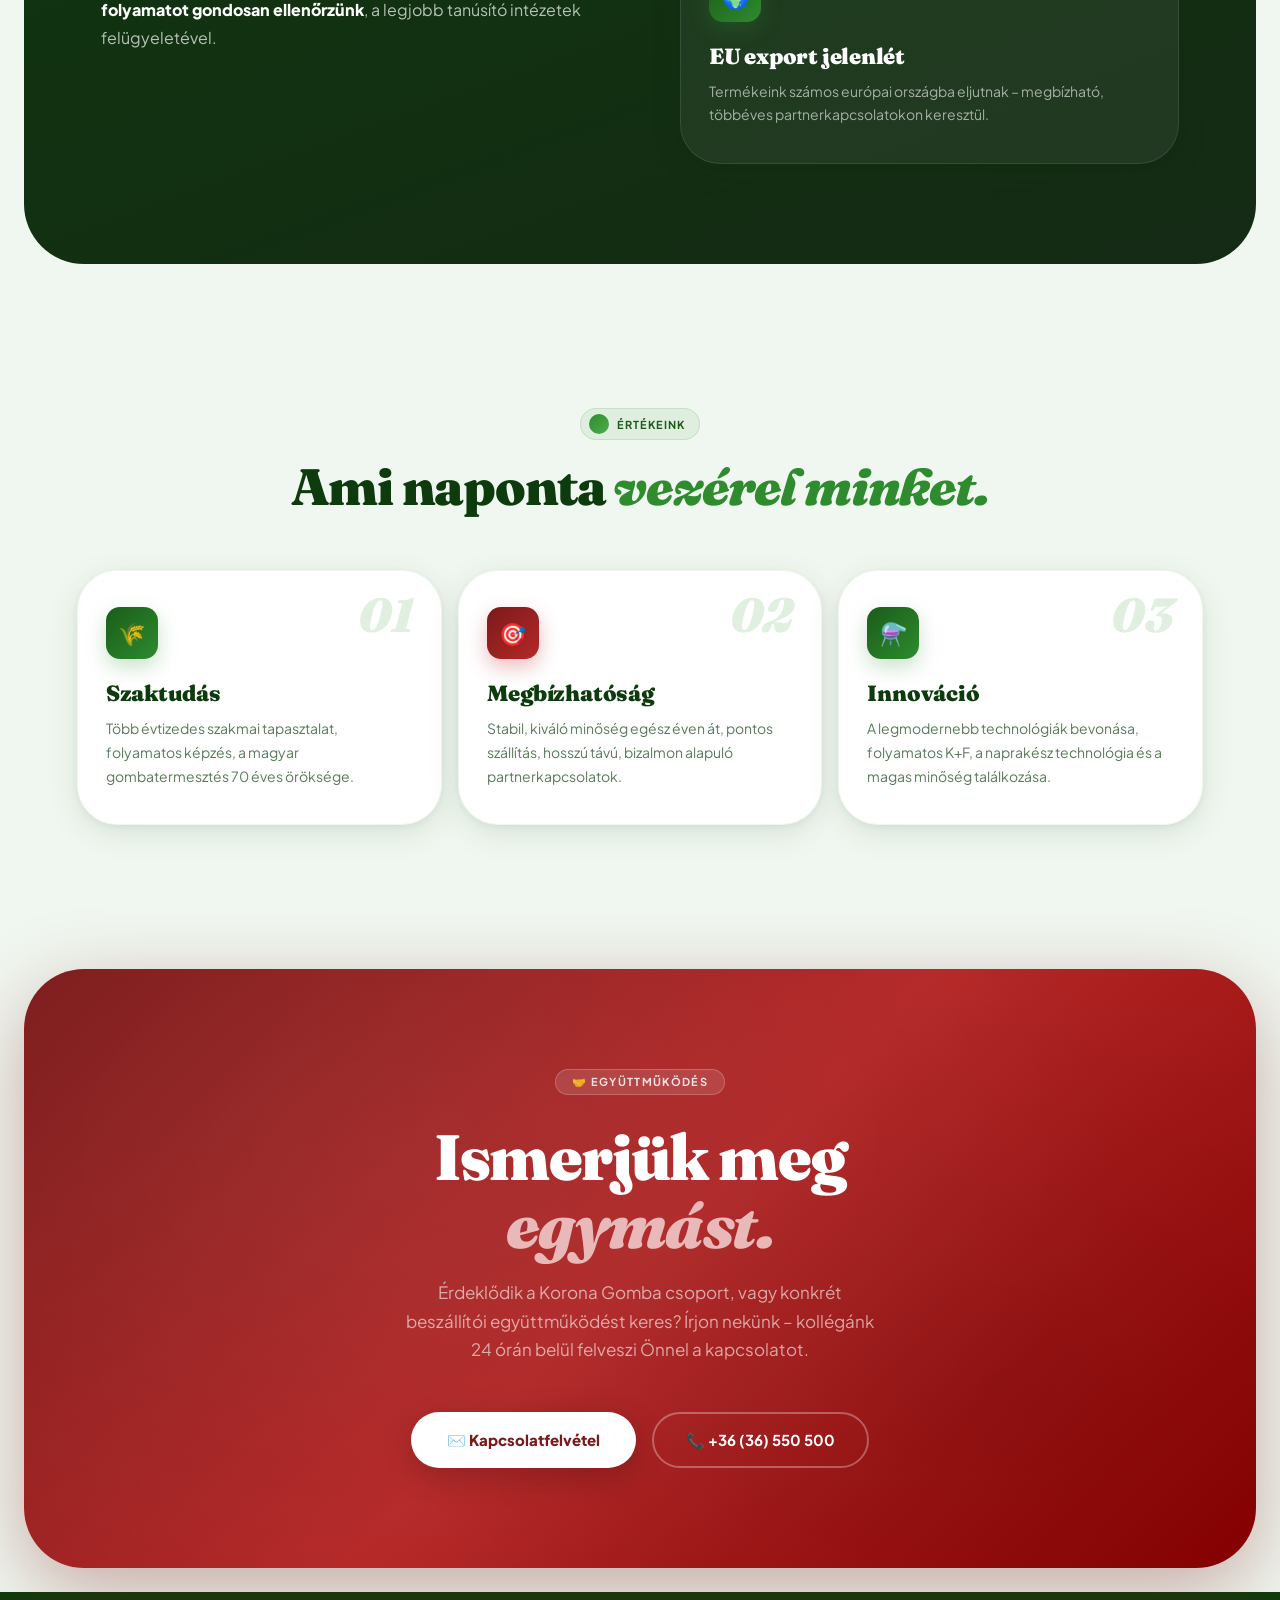
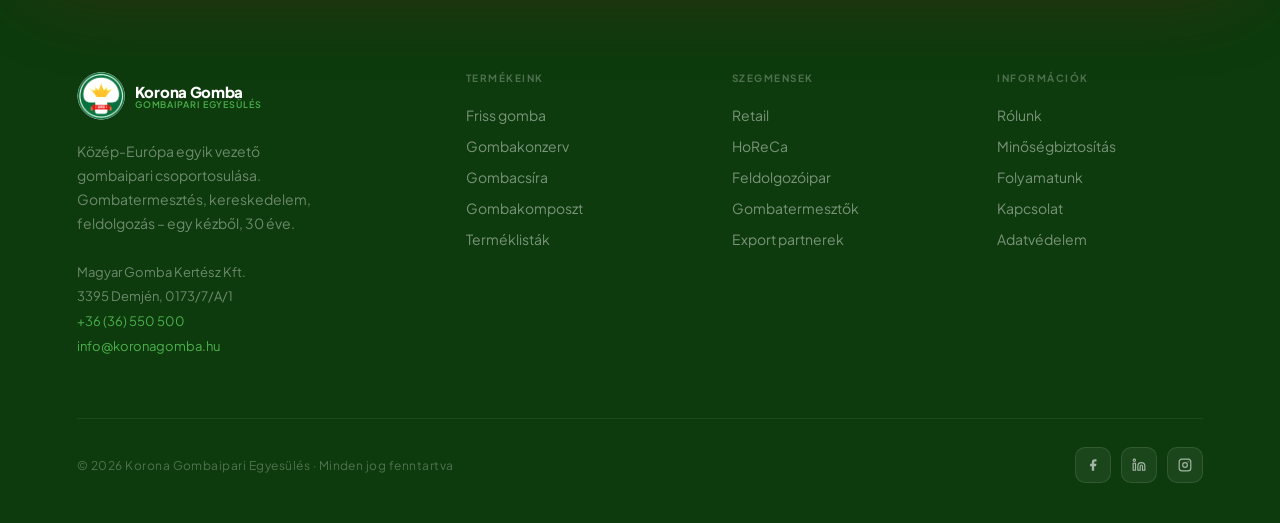
<file: rolunk.html>
<!DOCTYPE html>
<html lang="hu">
<head>
<meta charset="UTF-8">
<meta name="viewport" content="width=device-width, initial-scale=1.0">
<meta name="description" content="Rólunk – Korona Gombaipari Egyesülés. Családi vállalkozások összefogásából nőtt Közép-Európa egyik vezető gombaipari csoportosulásává. 30+ év, 45.000 m² termesztőfelület, teljes vertikum.">
<title>Rólunk – Korona Gomba · Három évtized a gomba szenvedélye</title>
<link rel="preconnect" href="https://fonts.googleapis.com">
<link rel="preconnect" href="https://fonts.gstatic.com" crossorigin>
<link href="https://fonts.googleapis.com/css2?family=Plus+Jakarta+Sans:ital,wght@0,300;0,400;0,500;0,600;0,700;0,800;1,400&family=Fraunces:ital,opsz,wght@0,9..144,300;0,9..144,700;0,9..144,900;1,9..144,300;1,9..144,700;1,9..144,900&display=swap" rel="stylesheet">
<link rel="stylesheet" href="assets/css/style.css">
<link rel="stylesheet" href="assets/css/shared.css">
</head>
<body>

<div class="page-transition"></div>
<div class="mesh-bg"></div>
<div class="orb orb-1"></div>
<div class="orb orb-2"></div>
<div class="orb orb-3"></div>

<!-- MOBILE MENU -->
<div class="mobile-menu" id="mobileMenu">
  <a href="index.html">Home</a>
  <a href="termekek.html">Termékek</a>
  <a href="rolunk.html">Rólunk</a>
  <a href="cegtortenet.html">Cégtörténet</a>
  <a href="fenntarthato-jovo.html">Fenntartható jövő</a>
  <a href="tarsadalmi-felelossegvallalas.html">Felelősségvállalás</a>
  <a href="kapcsolat.html" class="m-cta">Kontakt →</a>
</div>

<!-- NAVBAR -->
<nav id="nav">
  <a href="index.html" class="nav-logo">
    <img src="assets/img/logo.png" alt="Korona Gomba logó">
    <div class="nav-logo-text">
      <span class="brand">Korona Gomba</span>
      <span class="sub">Gombaipari Egyesülés</span>
    </div>
  </a>

  <ul class="nav-links">
    <li class="has-dropdown">
      <a href="index.html">Home</a>
      <ul class="nav-dropdown">
        <li><a href="rolunk.html">Rólunk</a></li>
        <li><a href="cegtortenet.html">Cégtörténet</a></li>
        <li><a href="minosegbiztositas.html">Minőségbiztosítás</a></li>
        <li><a href="fenntarthato-jovo.html">Fenntartható jövő</a></li>
        <li><a href="tarsadalmi-felelossegvallalas.html">Társadalmi felelősségvállalás</a></li>
        <li><a href="karrier.html">Karrier</a></li>
      </ul>
    </li>
    <li class="has-dropdown">
      <a href="termekek.html">Termékek</a>
      <ul class="nav-dropdown">
        <li><a href="gombacsira.html">Gombacsíra</a></li>
        <li><a href="gombakomposzt.html">Gombakomposzt</a></li>
        <li><a href="friss-gomba.html">Friss gomba</a></li>
        <li><a href="gombakonzerv.html">Konzervgomba</a></li>
      </ul>
    </li>
    <li><a href="#">Galéria</a></li>
    <li><a href="#">Receptek</a></li>
  </ul>

  <div class="nav-right">
    <div class="nav-lang">
      <button class="lang-btn active">HU</button>
      <button class="lang-btn">EN</button>
      <button class="lang-btn">DE</button>
    </div>
    <a href="kapcsolat.html" class="btn-nav-cta">Kapcsolat →</a>
    <button class="nav-burger" id="burger" aria-label="Menü">
      <span></span><span></span><span></span>
    </button>
  </div>
</nav>

<!-- ═════════════════ SUBHERO ═════════════════ -->
<section class="subhero">
  <div class="subhero-left">
    <div class="breadcrumb">
      <a href="index.html">Kezdőlap</a>
      <span class="breadcrumb-sep">/</span>
      <span class="breadcrumb-current">Rólunk</span>
    </div>
    <h1>Három évtized<br>a gomba<br><span class="italic red">szenvedélye.</span></h1>
    <p class="subhero-lead">
      Családi vállalkozások összefogásával, tradíciók és elhivatottság megőrzésével, a legmodernebb technológiák bevonásával vált a Korona Gombaipari Egyesülés mára Közép-Európa egyik vezető gombaipari csoportosulásává.
    </p>
    <div class="subhero-actions">
      <a href="#tortenet" class="btn-primary">
        Történetünk
        <svg width="16" height="16" viewBox="0 0 16 16" fill="none"><path d="M3 8h10M9 4l4 4-4 4" stroke="currentColor" stroke-width="1.8" stroke-linecap="round" stroke-linejoin="round"/></svg>
      </a>
      <a href="kapcsolat.html" class="btn-secondary">Lépjen kapcsolatba</a>
    </div>
  </div>
  <div class="subhero-right">
    <div class="subhero-img-wrap">
      <img src="assets/img/friss.jpg" alt="Korona Gomba termesztőház" loading="eager">
    </div>
    <div class="subhero-float-card subhero-float-1">
      <div class="sf-icon">🌱</div>
      <div>
        <div class="sf-t">30<sup style="font-size:14px">+</sup> év</div>
        <div class="sf-s">folyamatos fejlesztés</div>
      </div>
    </div>
    <div class="subhero-float-card subhero-float-2">
      <div class="sf-label">Teljes vertikum</div>
      <div class="sf-val">egy kézből</div>
    </div>
  </div>
</section>

<!-- Stats row -->
<div class="subhero-stats">
  <div class="sb-stat"><div class="sb-stat-n">45k</div><div class="sb-stat-l">m² termesztés</div></div>
  <div class="sb-stat"><div class="sb-stat-n">100<sup>+</sup></div><div class="sb-stat-l">automatizált gombaház</div></div>
  <div class="sb-stat"><div class="sb-stat-n">több száz</div><div class="sb-stat-l">munkatárs</div></div>
  <div class="sb-stat"><div class="sb-stat-n">EU</div><div class="sb-stat-l">export jelenlét</div></div>
</div>

<!-- ═════════════════ TÖRTÉNET ═════════════════ -->
<section class="content-block" id="tortenet">
  <div class="content-2col">
    <div>
      <div class="section-label reveal">
        <div class="section-label-dot"></div>
        <span>A kezdetektől</span>
      </div>
      <h2 class="section-title reveal reveal-d1">Családi vállalkozások<br><span class="italic">összefogása.</span></h2>
      <div class="prose reveal reveal-d2">
        <p>A <strong>Korona Gombaipari Egyesülést</strong> családi vállalkozások hozták létre azért, hogy a hagyományokra építve, de a legmodernebb technológiákat alkalmazva közösen fejlődjenek. Ennek köszönhetően mára Közép-Európa egyik meghatározó gombaipari szereplőjévé váltunk.</p>
        <p>A teljes gombatermesztési folyamatot lefedjük: <strong>a szaporítóanyag előállításától és a komposztgyártástól kezdve egészen a magas színvonalú termesztésen át a feldolgozásig</strong>. Így garantáljuk a folyamatos, megbízható minőséget.</p>
        <p>Több száz kollégánkkal és elsősorban hazai partnereinkkel nap mint nap azon dolgozunk, hogy <strong>termékeink frissen, kiváló minőségben jussanak el a magyar és nemzetközi piacokra</strong>.</p>
        <p>Folyamatosan fejlődünk: növeljük hatékonyságunkat, új technológiákat vezetünk be, és kiemelt figyelmet fordítunk a kutatás-fejlesztésre. Célunk, hogy partnereinket mindig a lehető legmagasabb színvonalon, megbízhatóan szolgáljuk ki.</p>
        <p>Elhivatottak vagyunk abban, hogy minden egyes nap friss, biztonságos és kiváló minőségű élelmiszer kerüljön vásárlóink asztalára – mert hisszük, hogy <strong>a minőség nem kompromisszum kérdése, hanem felelősség</strong>. Szenvedélyünk a gomba, és ezt a szenvedélyt visszük bele minden egyes nap a munkánkba.</p>
      </div>
    </div>
    <div class="content-2col-img reveal reveal-d2">
      <img src="assets/img/komposzt.jpg" alt="Komposztüzem Demjén">
    </div>
  </div>
</section>

<!-- ═════════════════ PULLQUOTE ═════════════════ -->
<div style="padding:40px 6vw 80px">
  <blockquote class="pullquote reveal">
    A tradíciók és elhivatottság megőrzése mellett, a legmodernebb technológiák bevonásával váltunk Közép-Európa egyik vezető gombaipari csoportosulásává.
    <cite>— Korona Gombaipari Egyesülés</cite>
  </blockquote>
</div>

<!-- ═════════════════ TIMELINE ═════════════════ -->
<section class="content-block" style="padding-top:60px">
  <div style="text-align:center;margin-bottom:72px">
    <div class="section-label reveal" style="margin:0 auto 20px">
      <div class="section-label-dot"></div>
      <span>Mérföldköveink</span>
    </div>
    <h2 class="section-title reveal reveal-d1">Az út, amit <span class="italic">bejártunk.</span></h2>
    <p class="section-sub reveal reveal-d2" style="margin:14px auto 0">Az alapítástól a mai napig – minden egyes lépés egy-egy hosszú távú befektetés volt a minőségbe és a technológiába.</p>
  </div>

  <div class="timeline-wrap">
    <div class="timeline-item reveal">
      <div class="timeline-body">
        <div class="timeline-year">1990-es évek</div>
        <div class="timeline-title">Alapítás – Demjén, Heves megye</div>
        <p class="timeline-text">A II. fázisú csiperke komposzt előállító üzem felépítése, az első felszíni gombatermesztő házak és a konzervüzem megnyitása Demjénben. A család vállalkozások egyesüléséből megszületik a Korona.</p>
      </div>
      <div class="timeline-dot">I</div>
      <div class="timeline-spacer"></div>
    </div>

    <div class="timeline-item red-mile reveal">
      <div class="timeline-spacer"></div>
      <div class="timeline-dot">II</div>
      <div class="timeline-body">
        <div class="timeline-year">2000-es évek eleje</div>
        <div class="timeline-title">Steril gombacsíra üzem és laboratórium</div>
        <p class="timeline-text">Korszerű, steril gombacsíra üzem és laboratórium átadása – Magyarországon elsőként állított elő gombacsírát üzemi méretekben. Mikrobiológiai, mikológiai és kísérleti fermentációs háttérrel.</p>
      </div>
    </div>

    <div class="timeline-item reveal">
      <div class="timeline-body">
        <div class="timeline-year">2000-es évek</div>
        <div class="timeline-title">Az ország legnagyobb termesztőfelülete</div>
        <p class="timeline-text">További 60 db automatizált, holland-típusú gombatermesztő ház átadása. Ezzel kialakul Magyarország legnagyobb, ~45.000 m²-es termesztőfelülete – teljes körű automatizációval.</p>
      </div>
      <div class="timeline-dot">III</div>
      <div class="timeline-spacer"></div>
    </div>

    <div class="timeline-item red-mile reveal">
      <div class="timeline-spacer"></div>
      <div class="timeline-dot">IV</div>
      <div class="timeline-body">
        <div class="timeline-year">2010-es évek</div>
        <div class="timeline-title">Phase III komposztüzem & ammóniamosó</div>
        <p class="timeline-text">Megépül a komposztüzem zárt technológiáját biztosító csarnok és keverősor, valamint az elérhető legjobb technológiák közé tartozó, szaghatást jelentősen csökkentő, számítógép vezérelt ammóniamosó–biofilter együttes.</p>
      </div>
    </div>

    <div class="timeline-item reveal">
      <div class="timeline-body">
        <div class="timeline-year">Ma</div>
        <div class="timeline-title">EU export, IFS & HACCP minősítés</div>
        <p class="timeline-text">Termékeink nemcsak a magyar piacon, hanem számos európai országban is megtalálhatóak. IFS, HACCP, BRC, ISO 22000 minősítések, folyamatos technológiai fejlesztés és K+F.</p>
      </div>
      <div class="timeline-dot">V</div>
      <div class="timeline-spacer"></div>
    </div>
  </div>
</section>

<!-- ═════════════════ MISSION / DARK ═════════════════ -->
<section class="content-block dark">
  <div class="content-2col">
    <div>
      <div class="section-label reveal">
        <div class="section-label-dot"></div>
        <span>Küldetésünk</span>
      </div>
      <h2 class="section-title reveal reveal-d1">A termelőtől<br><span class="italic" style="color:#7BC67B">a vásárlóig.</span></h2>
      <div class="prose reveal reveal-d2">
        <p>Főként <strong>hazai beszállítókkal és több száz kollégával</strong> dolgozunk azon, hogy termékeinket a hazai és a számos külföldi piacra minden nap frissen és a legjobb minőségben juttassuk el.</p>
        <p>Vállalkozásunk fő célja a folyamatos termelékenység-növelés mellett a <strong>kutatás-fejlesztés és a szakmához kapcsolódó innovatív technológiák bevezetése</strong> – a magas színvonalú vevőkiszolgálás biztosítása mellett.</p>
        <p>Az alapanyaggyártástól kezdve a gombatermesztésen át a tartósított termékeinkig <strong>minden alapanyagot és gyártási folyamatot gondosan ellenőrzünk</strong>, a legjobb tanúsító intézetek felügyeletével.</p>
      </div>
    </div>
    <div>
      <div class="info-card-grid" style="grid-template-columns:1fr;margin-top:0">
        <div class="info-card reveal reveal-d2" style="background:rgba(255,255,255,.06);border-color:rgba(255,255,255,.1)">
          <div class="info-card-icon">🔬</div>
          <div class="info-card-title" style="color:white">Kutatás & Fejlesztés</div>
          <p class="info-card-text" style="color:rgba(255,255,255,.6)">Étkezési, termeszthető és mikorrhizás gombák termesztésbe vonásával foglalkozó, egyedülálló laboratóriumi háttér.</p>
        </div>
        <div class="info-card red-card reveal reveal-d3" style="background:rgba(185,40,40,.1);border-color:rgba(185,40,40,.2)">
          <div class="info-card-icon">🏆</div>
          <div class="info-card-title" style="color:white">Saját márkás gyártás</div>
          <p class="info-card-text" style="color:rgba(255,255,255,.6)">Egyedülállóan széles kínálat, saját márkás termékek, egyedi megrendelések lehetősége.</p>
        </div>
        <div class="info-card reveal reveal-d4" style="background:rgba(255,255,255,.06);border-color:rgba(255,255,255,.1)">
          <div class="info-card-icon">🌍</div>
          <div class="info-card-title" style="color:white">EU export jelenlét</div>
          <p class="info-card-text" style="color:rgba(255,255,255,.6)">Termékeink számos európai országba eljutnak – megbízható, többéves partnerkapcsolatokon keresztül.</p>
        </div>
      </div>
    </div>
  </div>
</section>

<!-- ═════════════════ LEADERSHIP / VALUES ═════════════════ -->
<section class="section">
  <div style="text-align:center;margin-bottom:56px">
    <div class="section-label reveal" style="margin:0 auto 20px">
      <div class="section-label-dot"></div>
      <span>Értékeink</span>
    </div>
    <h2 class="section-title reveal reveal-d1">Ami naponta <span class="italic">vezérel minket.</span></h2>
  </div>
  <div class="info-card-grid">
    <div class="info-card reveal">
      <div class="info-card-num">01</div>
      <div class="info-card-icon">🌾</div>
      <div class="info-card-title">Szaktudás</div>
      <p class="info-card-text">Több évtizedes szakmai tapasztalat, folyamatos képzés, a magyar gombatermesztés 70 éves öröksége.</p>
    </div>
    <div class="info-card red-card reveal reveal-d1">
      <div class="info-card-num">02</div>
      <div class="info-card-icon">🎯</div>
      <div class="info-card-title">Megbízhatóság</div>
      <p class="info-card-text">Stabil, kiváló minőség egész éven át, pontos szállítás, hosszú távú, bizalmon alapuló partnerkapcsolatok.</p>
    </div>
    <div class="info-card reveal reveal-d2">
      <div class="info-card-num">03</div>
      <div class="info-card-icon">⚗️</div>
      <div class="info-card-title">Innováció</div>
      <p class="info-card-text">A legmodernebb technológiák bevonása, folyamatos K+F, a naprakész technológia és a magas minőség találkozása.</p>
    </div>
  </div>
</section>

<!-- ═════════════════ CTA ═════════════════ -->
<div class="cta-wrap" style="margin-bottom:24px">
  <div class="cta-eyebrow">🤝 Együttműködés</div>
  <h2 class="cta-title">Ismerjük meg<br><em>egymást.</em></h2>
  <p class="cta-sub">Érdeklődik a Korona Gomba csoport, vagy konkrét beszállítói együttműködést keres? Írjon nekünk – kollégánk 24 órán belül felveszi Önnel a kapcsolatot.</p>
  <div class="cta-btns">
    <a href="kapcsolat.html" class="btn-white">✉️ Kapcsolatfelvétel</a>
    <a href="tel:+3636550500" class="btn-ghost-white">📞 +36 (36) 550 500</a>
  </div>
</div>

<!-- ══════════ FOOTER ══════════ -->
<footer>
  <div class="footer-top">
    <div>
      <a href="index.html" class="footer-logo-wrap">
        <img src="assets/img/logo.png" alt="Korona Gomba logó">
        <div class="nav-logo-text">
          <span class="brand">Korona Gomba</span>
          <span class="sub">Gombaipari Egyesülés</span>
        </div>
      </a>
      <p class="footer-tagline">Közép-Európa egyik vezető gombaipari csoportosulása. Gombatermesztés, kereskedelem, feldolgozás – egy kézből, 30 éve.</p>
      <div class="footer-contact">
        Magyar Gomba Kertész Kft.<br>
        3395 Demjén, 0173/7/A/1<br>
        <a href="tel:+3636550500">+36 (36) 550 500</a><br>
        <a href="mailto:info@koronagomba.hu">info@koronagomba.hu</a>
      </div>
    </div>
    <div class="footer-col">
      <h4>Termékeink</h4>
      <ul>
        <li><a href="friss-gomba.html">Friss gomba</a></li>
        <li><a href="gombakonzerv.html">Gombakonzerv</a></li>
        <li><a href="gombacsira.html">Gombacsíra</a></li>
        <li><a href="gombakomposzt.html">Gombakomposzt</a></li>
        <li><a href="termekek.html">Terméklisták</a></li>
      </ul>
    </div>
    <div class="footer-col">
      <h4>Szegmensek</h4>
      <ul>
        <li><a href="partnerek.html">Retail</a></li>
        <li><a href="partnerek.html">HoReCa</a></li>
        <li><a href="partnerek.html">Feldolgozóipar</a></li>
        <li><a href="partnerek.html">Gombatermesztők</a></li>
        <li><a href="partnerek.html">Export partnerek</a></li>
      </ul>
    </div>
    <div class="footer-col">
      <h4>Információk</h4>
      <ul>
        <li><a href="rolunk.html">Rólunk</a></li>
        <li><a href="miert-mi.html">Minőségbiztosítás</a></li>
        <li><a href="miert-mi.html">Folyamatunk</a></li>
        <li><a href="kapcsolat.html">Kapcsolat</a></li>
        <li><a href="#">Adatvédelem</a></li>
      </ul>
    </div>
  </div>
  <div class="footer-bottom">
    <div class="footer-copy">© 2026 Korona Gombaipari Egyesülés · Minden jog fenntartva</div>
    <div class="footer-social">
      <a href="https://facebook.com/frissmagyargomba" class="social-btn" target="_blank" rel="noopener" aria-label="Facebook">
        <svg width="14" height="14" viewBox="0 0 24 24" fill="rgba(255,255,255,.6)"><path d="M18 2h-3a5 5 0 00-5 5v3H7v4h3v8h4v-8h3l1-4h-4V7a1 1 0 011-1h3z"/></svg>
      </a>
      <a href="https://linkedin.com" class="social-btn" target="_blank" rel="noopener" aria-label="LinkedIn">
        <svg width="14" height="14" viewBox="0 0 24 24" fill="none" stroke="rgba(255,255,255,.6)" stroke-width="2"><path d="M16 8a6 6 0 016 6v7h-4v-7a2 2 0 00-2-2 2 2 0 00-2 2v7h-4v-7a6 6 0 016-6zM2 9h4v12H2z"/><circle cx="4" cy="4" r="2"/></svg>
      </a>
      <a href="https://instagram.com" class="social-btn" target="_blank" rel="noopener" aria-label="Instagram">
        <svg width="14" height="14" viewBox="0 0 24 24" fill="none" stroke="rgba(255,255,255,.6)" stroke-width="2"><rect x="2" y="2" width="20" height="20" rx="5"/><circle cx="12" cy="12" r="4"/><circle cx="17.5" cy="6.5" r="1" fill="rgba(255,255,255,.6)" stroke="none"/></svg>
      </a>
    </div>
  </div>
</footer>

<script src="assets/js/subpages.js"></script>
</body>
</html>
</file>
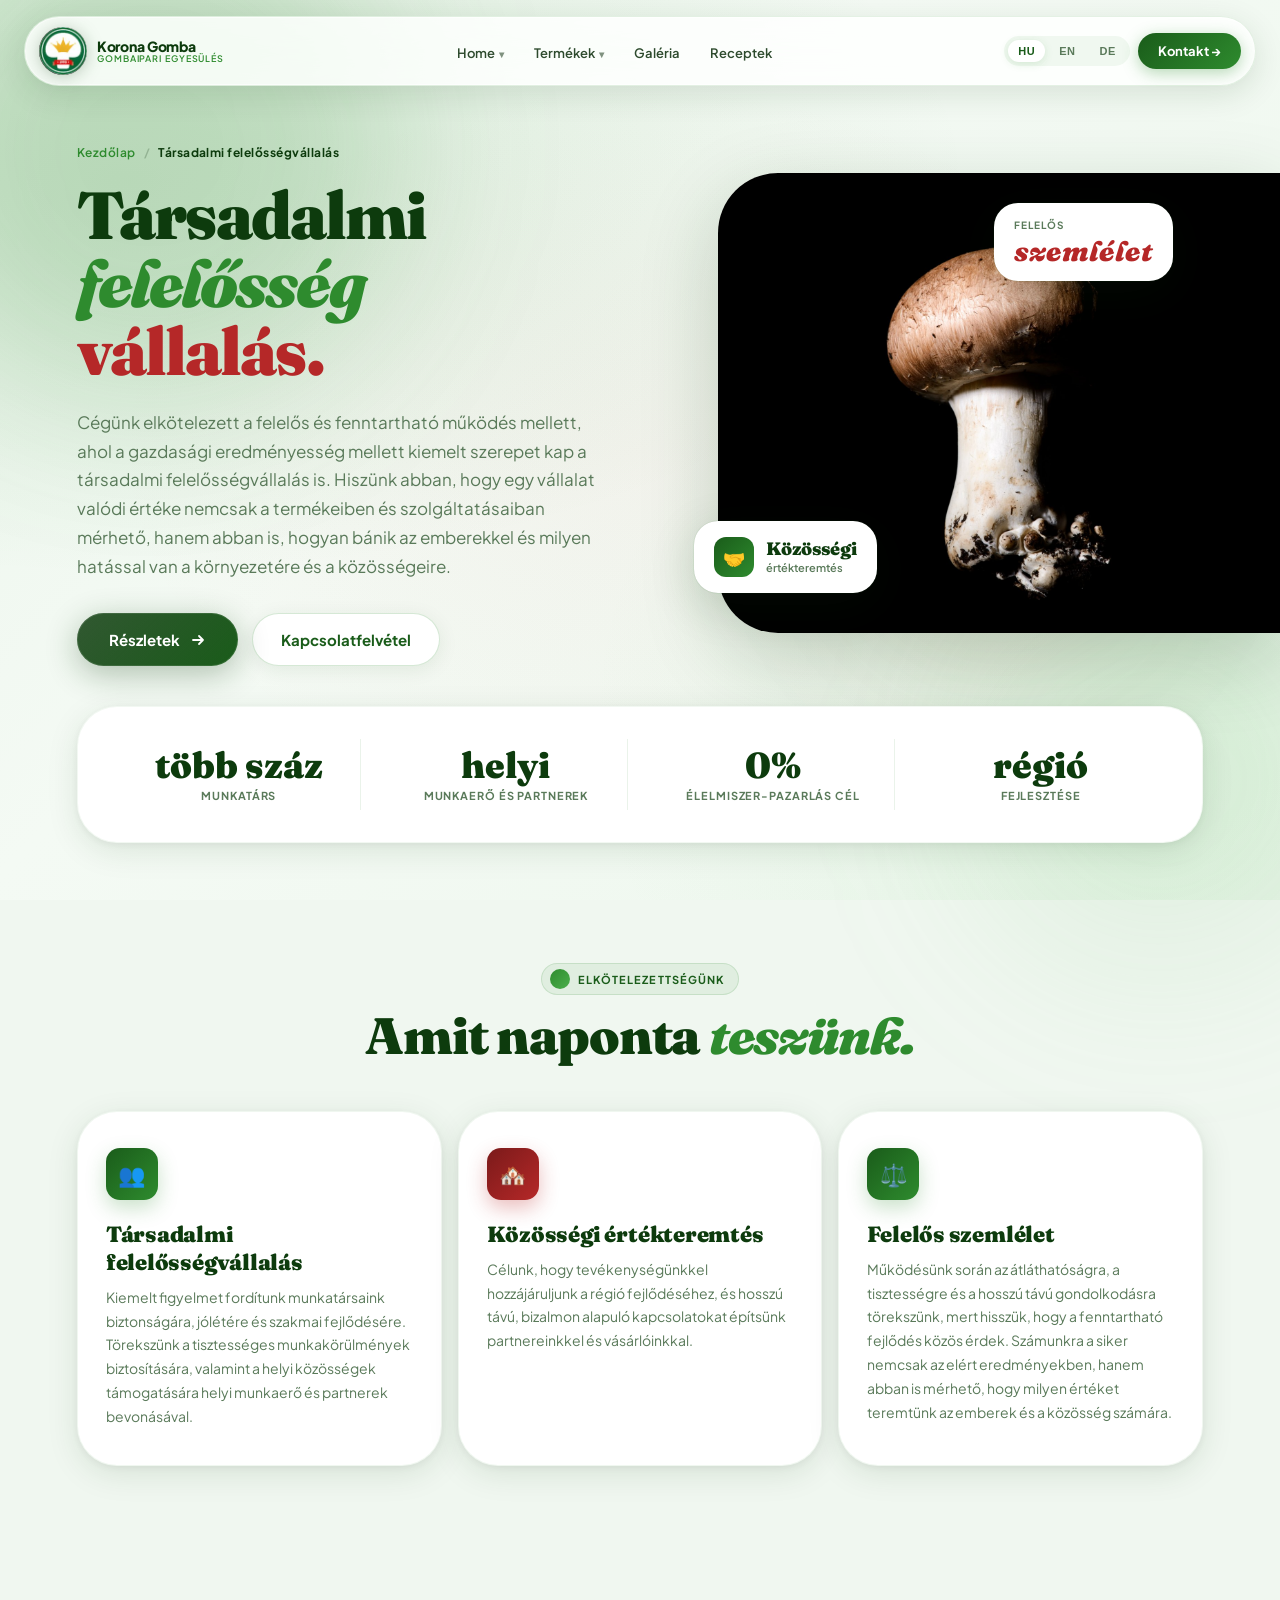
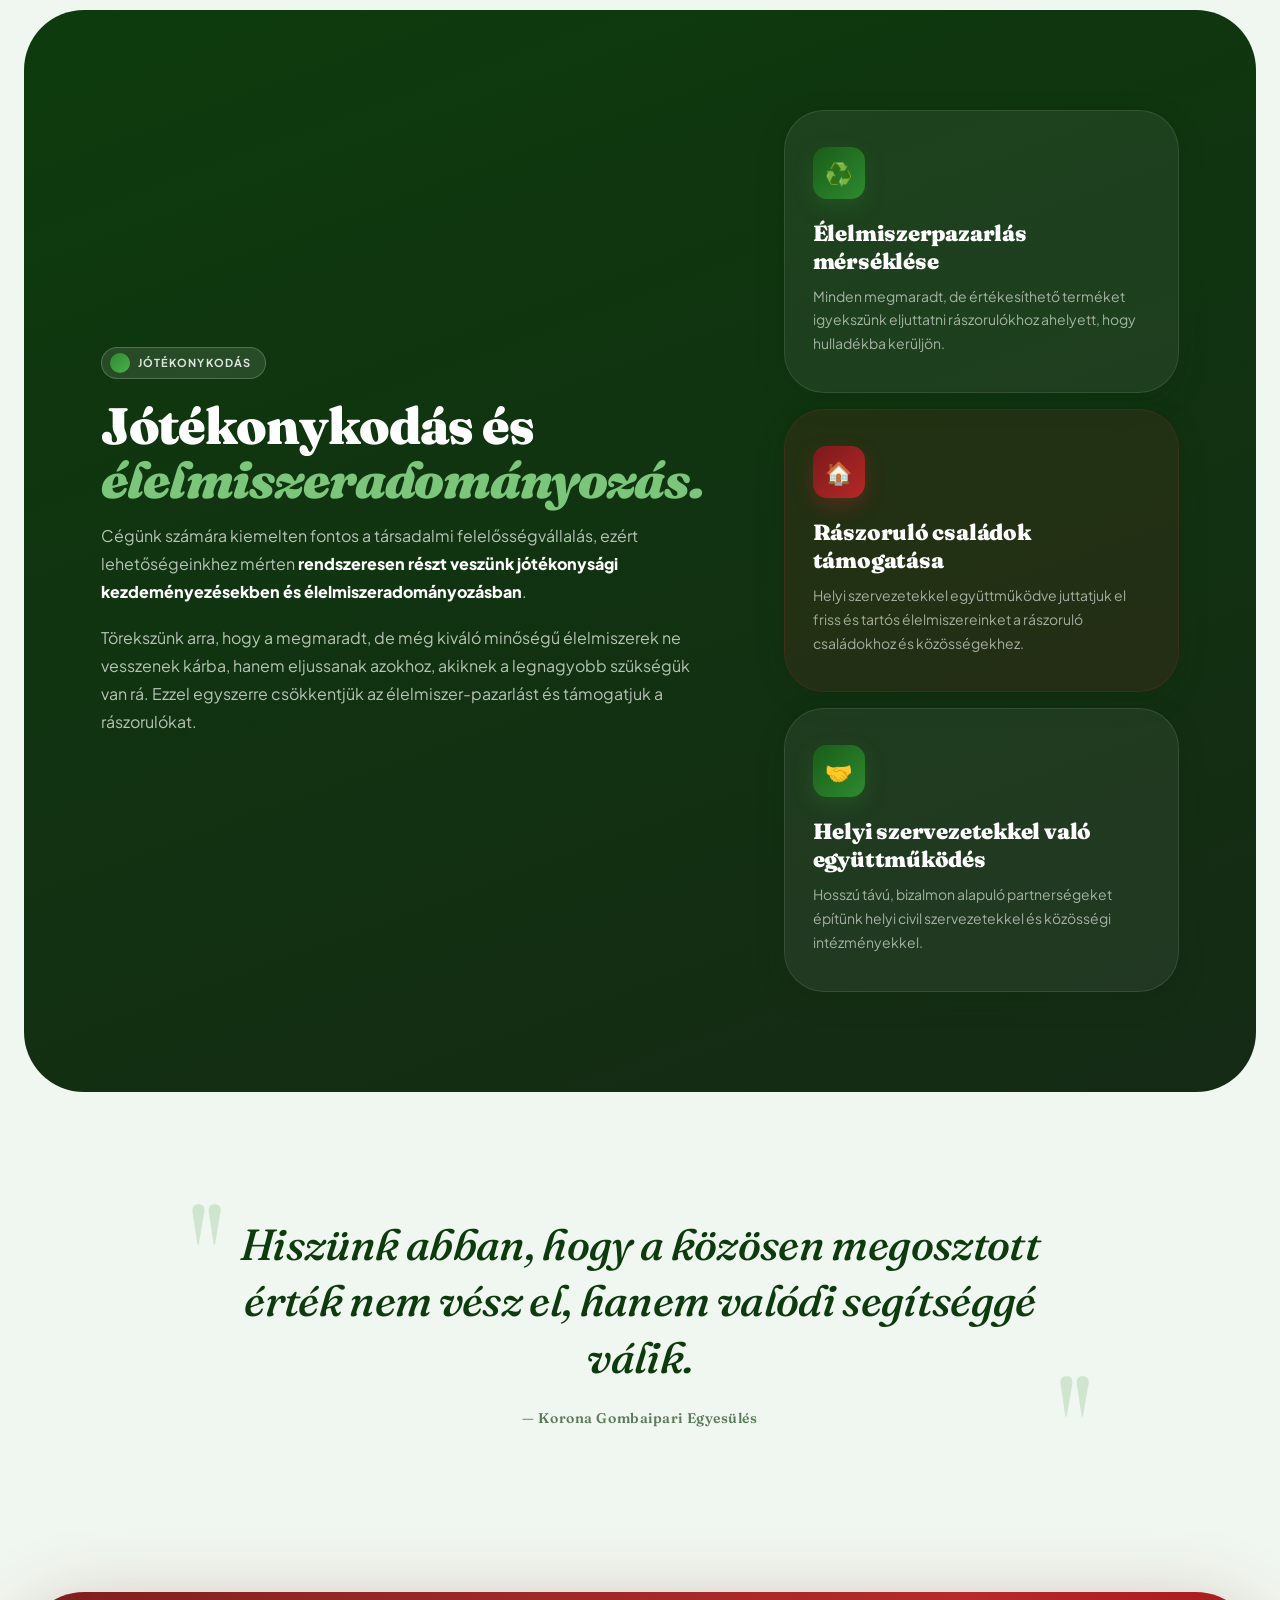
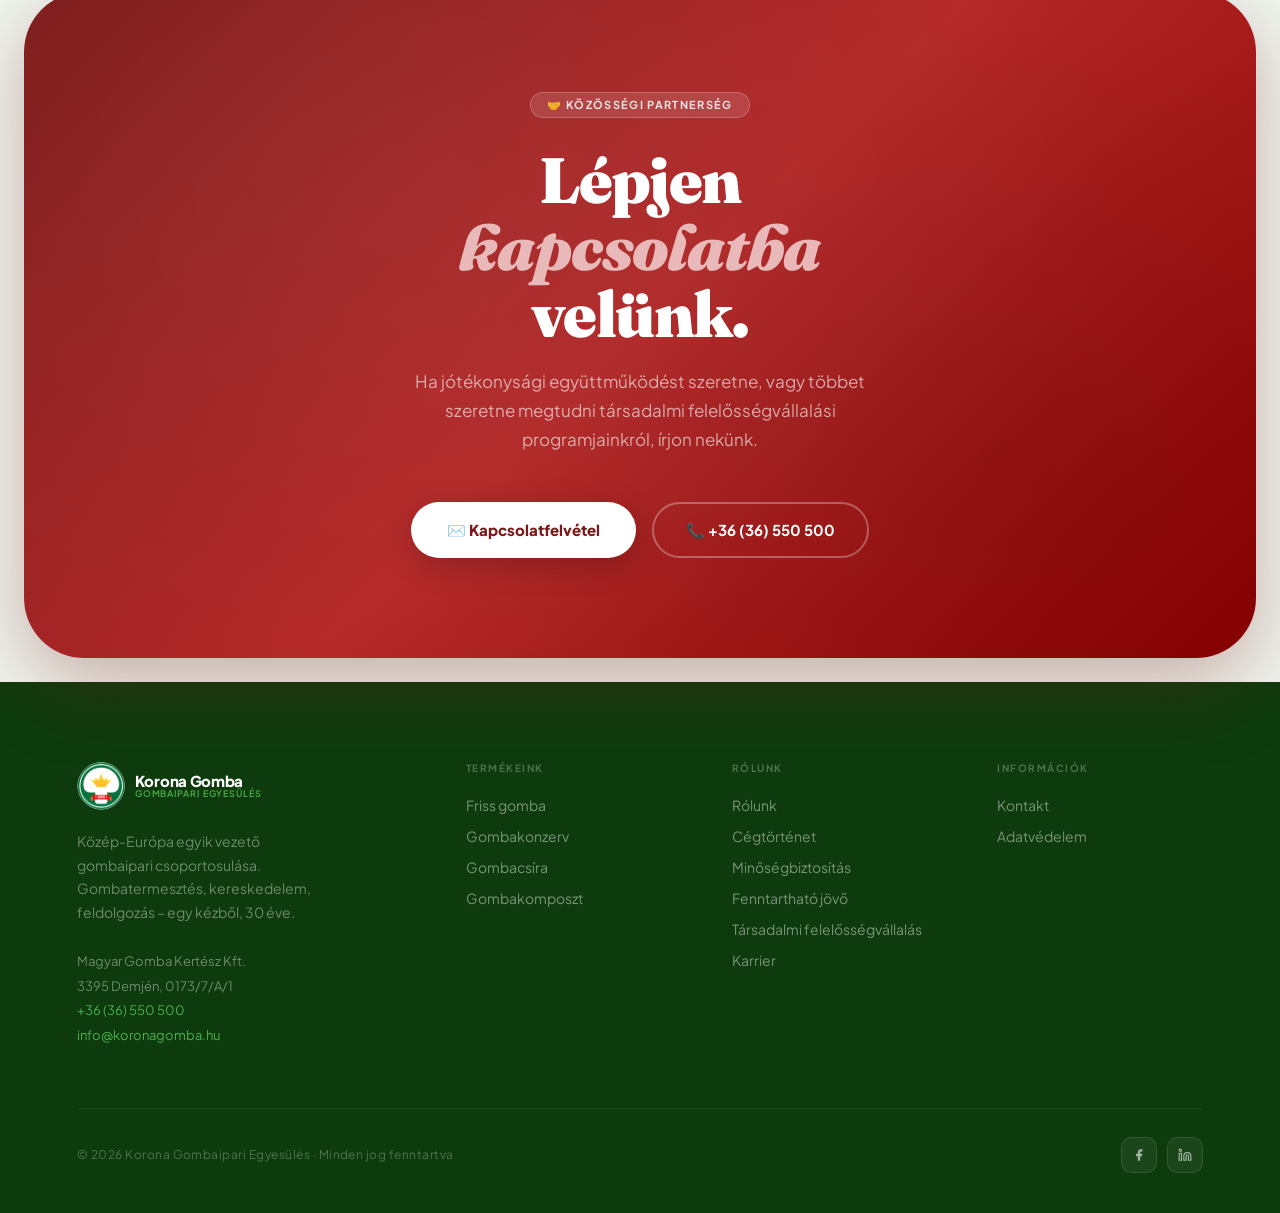
<file: tarsadalmi-felelossegvallalas.html>
<!DOCTYPE html>
<html lang="hu">
<head>
<meta charset="UTF-8">
<meta name="viewport" content="width=device-width, initial-scale=1.0">
<meta name="description" content="Társadalmi felelősségvállalás – Korona Gomba. Elkötelezettség a felelős és fenntartható működés mellett. Munkavállalói jólét, közösségi értékteremtés, élelmiszeradományozás.">
<title>Társadalmi felelősségvállalás – Korona Gomba</title>
<link rel="preconnect" href="https://fonts.googleapis.com">
<link rel="preconnect" href="https://fonts.gstatic.com" crossorigin>
<link href="https://fonts.googleapis.com/css2?family=Plus+Jakarta+Sans:ital,wght@0,300;0,400;0,500;0,600;0,700;0,800;1,400&family=Fraunces:ital,opsz,wght@0,9..144,300;0,9..144,700;0,9..144,900;1,9..144,300;1,9..144,700;1,9..144,900&display=swap" rel="stylesheet">
<link rel="stylesheet" href="assets/css/style.css">
<link rel="stylesheet" href="assets/css/shared.css">
</head>
<body>

<div class="page-transition"></div>
<div class="mesh-bg"></div>
<div class="orb orb-1"></div>
<div class="orb orb-2"></div>
<div class="orb orb-3"></div>

<div class="mobile-menu" id="mobileMenu">
  <a href="index.html">Home</a>
  <a href="termekek.html">Termékek</a>
  <a href="rolunk.html">Rólunk</a>
  <a href="cegtortenet.html">Cégtörténet</a>
  <a href="fenntarthato-jovo.html">Fenntartható jövő</a>
  <a href="tarsadalmi-felelossegvallalas.html">Felelősségvállalás</a>
  <a href="kapcsolat.html" class="m-cta">Kontakt →</a>
</div>

<nav id="nav">
  <a href="index.html" class="nav-logo">
    <img src="assets/img/logo.png" alt="Korona Gomba logó">
    <div class="nav-logo-text"><span class="brand">Korona Gomba</span><span class="sub">Gombaipari Egyesülés</span></div>
  </a>
  <ul class="nav-links">
    <li class="has-dropdown">
      <a href="index.html">Home</a>
      <ul class="nav-dropdown">
        <li><a href="rolunk.html">Rólunk</a></li>
        <li><a href="cegtortenet.html">Cégtörténet</a></li>
        <li><a href="minosegbiztositas.html">Minőségbiztosítás</a></li>
        <li><a href="fenntarthato-jovo.html">Fenntartható jövő</a></li>
        <li><a href="tarsadalmi-felelossegvallalas.html">Társadalmi felelősségvállalás</a></li>
        <li><a href="karrier.html">Karrier</a></li>
      </ul>
    </li>
    <li class="has-dropdown">
      <a href="termekek.html">Termékek</a>
      <ul class="nav-dropdown">
        <li><a href="gombacsira.html">Gombacsíra</a></li>
        <li><a href="gombakomposzt.html">Gombakomposzt</a></li>
        <li><a href="friss-gomba.html">Friss gomba</a></li>
        <li><a href="gombakonzerv.html">Konzervgomba</a></li>
      </ul>
    </li>
    <li><a href="#">Galéria</a></li>
    <li><a href="#">Receptek</a></li>
  </ul>
  <div class="nav-right">
    <div class="nav-lang"><button class="lang-btn active">HU</button><button class="lang-btn">EN</button><button class="lang-btn">DE</button></div>
    <a href="kapcsolat.html" class="btn-nav-cta">Kontakt →</a>
    <button class="nav-burger" id="burger" aria-label="Menü"><span></span><span></span><span></span></button>
  </div>
</nav>

<!-- SUBHERO -->
<section class="subhero">
  <div class="subhero-left">
    <div class="breadcrumb">
      <a href="index.html">Kezdőlap</a><span class="breadcrumb-sep">/</span>
      <span class="breadcrumb-current">Társadalmi felelősségvállalás</span>
    </div>
    <h1>Társadalmi<br><span class="italic">felelősség­</span><br><span class="red">vállalás.</span></h1>
    <p class="subhero-lead">Cégünk elkötelezett a felelős és fenntartható működés mellett, ahol a gazdasági eredményesség mellett kiemelt szerepet kap a társadalmi felelősségvállalás is. Hiszünk abban, hogy egy vállalat valódi értéke nemcsak a termékeiben és szolgáltatásaiban mérhető, hanem abban is, hogyan bánik az emberekkel és milyen hatással van a környezetére és a közösségeire.</p>
    <div class="subhero-actions">
      <a href="#csr" class="btn-primary">Részletek <svg width="16" height="16" viewBox="0 0 16 16" fill="none"><path d="M3 8h10M9 4l4 4-4 4" stroke="currentColor" stroke-width="1.8" stroke-linecap="round" stroke-linejoin="round"/></svg></a>
      <a href="kapcsolat.html" class="btn-secondary">Kapcsolatfelvétel</a>
    </div>
  </div>
  <div class="subhero-right">
    <div class="subhero-img-wrap"><img src="assets/img/friss.jpg" alt="Társadalmi felelősségvállalás" loading="eager"></div>
    <div class="subhero-float-card subhero-float-1">
      <div class="sf-icon" style="background:linear-gradient(135deg,var(--g2),var(--g3))">🤝</div>
      <div><div class="sf-t">Közösségi</div><div class="sf-s">értékteremtés</div></div>
    </div>
    <div class="subhero-float-card subhero-float-2">
      <div class="sf-label">Felelős</div><div class="sf-val">szemlélet</div>
    </div>
  </div>
</section>

<div class="subhero-stats">
  <div class="sb-stat"><div class="sb-stat-n">több száz</div><div class="sb-stat-l">munkatárs</div></div>
  <div class="sb-stat"><div class="sb-stat-n">helyi</div><div class="sb-stat-l">munkaerő és partnerek</div></div>
  <div class="sb-stat"><div class="sb-stat-n">0%</div><div class="sb-stat-l">élelmiszer-pazarlás cél</div></div>
  <div class="sb-stat"><div class="sb-stat-n">régió</div><div class="sb-stat-l">fejlesztése</div></div>
</div>

<!-- CSR PILLARS -->
<section class="section" id="csr">
  <div style="margin-bottom:48px;text-align:center">
    <div class="section-label reveal" style="margin:0 auto 14px"><div class="section-label-dot"></div><span>Elkötelezettségünk</span></div>
    <h2 class="section-title reveal reveal-d1">Amit naponta <span class="italic">teszünk.</span></h2>
  </div>

  <div class="info-card-grid">
    <div class="info-card reveal">
      <div class="info-card-icon">👥</div>
      <div class="info-card-title">Társadalmi felelősségvállalás</div>
      <p class="info-card-text">Kiemelt figyelmet fordítunk munkatársaink biztonságára, jólétére és szakmai fejlődésére. Törekszünk a tisztességes munkakörülmények biztosítására, valamint a helyi közösségek támogatására helyi munkaerő és partnerek bevonásával.</p>
    </div>
    <div class="info-card red-card reveal reveal-d1">
      <div class="info-card-icon">🏘️</div>
      <div class="info-card-title">Közösségi értékteremtés</div>
      <p class="info-card-text">Célunk, hogy tevékenységünkkel hozzájáruljunk a régió fejlődéséhez, és hosszú távú, bizalmon alapuló kapcsolatokat építsünk partnereinkkel és vásárlóinkkal.</p>
    </div>
    <div class="info-card reveal reveal-d2">
      <div class="info-card-icon">⚖️</div>
      <div class="info-card-title">Felelős szemlélet</div>
      <p class="info-card-text">Működésünk során az átláthatóságra, a tisztességre és a hosszú távú gondolkodásra törekszünk, mert hisszük, hogy a fenntartható fejlődés közös érdek. Számunkra a siker nemcsak az elért eredményekben, hanem abban is mérhető, hogy milyen értéket teremtünk az emberek és a közösség számára.</p>
    </div>
  </div>
</section>

<!-- JÓTÉKONYKODÁS -->
<section class="content-block dark">
  <div class="content-2col">
    <div>
      <div class="section-label reveal">
        <div class="section-label-dot"></div>
        <span>Jótékonykodás</span>
      </div>
      <h2 class="section-title reveal reveal-d1">Jótékonykodás és<br><span class="italic" style="color:#7BC67B">élelmiszeradományozás.</span></h2>
      <div class="prose reveal reveal-d2">
        <p>Cégünk számára kiemelten fontos a társadalmi felelősségvállalás, ezért lehetőségeinkhez mérten <strong>rendszeresen részt veszünk jótékonysági kezdeményezésekben és élelmiszeradományozásban</strong>.</p>
        <p>Törekszünk arra, hogy a megmaradt, de még kiváló minőségű élelmiszerek ne vesszenek kárba, hanem eljussanak azokhoz, akiknek a legnagyobb szükségük van rá. Ezzel egyszerre csökkentjük az élelmiszer-pazarlást és támogatjuk a rászorulókat.</p>
      </div>
    </div>
    <div>
      <div class="info-card-grid" style="grid-template-columns:1fr;margin-top:0">
        <div class="info-card reveal reveal-d2" style="background:rgba(255,255,255,.06);border-color:rgba(255,255,255,.1)">
          <div class="info-card-icon">♻️</div>
          <div class="info-card-title" style="color:white">Élelmiszerpazarlás mérséklése</div>
          <p class="info-card-text" style="color:rgba(255,255,255,.6)">Minden megmaradt, de értékesíthető terméket igyekszünk eljuttatni rászorulókhoz ahelyett, hogy hulladékba kerüljön.</p>
        </div>
        <div class="info-card red-card reveal reveal-d3" style="background:rgba(185,40,40,.1);border-color:rgba(185,40,40,.2)">
          <div class="info-card-icon">🏠</div>
          <div class="info-card-title" style="color:white">Rászoruló családok támogatása</div>
          <p class="info-card-text" style="color:rgba(255,255,255,.6)">Helyi szervezetekkel együttműködve juttatjuk el friss és tartós élelmiszereinket a rászoruló családokhoz és közösségekhez.</p>
        </div>
        <div class="info-card reveal reveal-d4" style="background:rgba(255,255,255,.06);border-color:rgba(255,255,255,.1)">
          <div class="info-card-icon">🤝</div>
          <div class="info-card-title" style="color:white">Helyi szervezetekkel való együttműködés</div>
          <p class="info-card-text" style="color:rgba(255,255,255,.6)">Hosszú távú, bizalmon alapuló partnerségeket építünk helyi civil szervezetekkel és közösségi intézményekkel.</p>
        </div>
      </div>
    </div>
  </div>
</section>

<!-- PULLQUOTE -->
<div style="padding:40px 6vw 80px">
  <blockquote class="pullquote reveal">
    Hiszünk abban, hogy a közösen megosztott érték nem vész el, hanem valódi segítséggé válik.
    <cite>— Korona Gombaipari Egyesülés</cite>
  </blockquote>
</div>

<!-- CTA -->
<div class="cta-wrap" style="margin-bottom:24px">
  <div class="cta-eyebrow">🤝 Közösségi partnerség</div>
  <h2 class="cta-title">Lépjen<br><em>kapcsolatba</em><br>velünk.</h2>
  <p class="cta-sub">Ha jótékonysági együttműködést szeretne, vagy többet szeretne megtudni társadalmi felelősségvállalási programjainkról, írjon nekünk.</p>
  <div class="cta-btns">
    <a href="kapcsolat.html" class="btn-white">✉️ Kapcsolatfelvétel</a>
    <a href="tel:+3636550500" class="btn-ghost-white">📞 +36 (36) 550 500</a>
  </div>
</div>

<footer>
  <div class="footer-top">
    <div>
      <a href="index.html" class="footer-logo-wrap">
        <img src="assets/img/logo.png" alt="Korona Gomba logó">
        <div class="nav-logo-text"><span class="brand">Korona Gomba</span><span class="sub">Gombaipari Egyesülés</span></div>
      </a>
      <p class="footer-tagline">Közép-Európa egyik vezető gombaipari csoportosulása. Gombatermesztés, kereskedelem, feldolgozás – egy kézből, 30 éve.</p>
      <div class="footer-contact">
        Magyar Gomba Kertész Kft.<br>
        3395 Demjén, 0173/7/A/1<br>
        <a href="tel:+3636550500">+36 (36) 550 500</a><br>
        <a href="mailto:info@koronagomba.hu">info@koronagomba.hu</a>
      </div>
    </div>
    <div class="footer-col"><h4>Termékeink</h4><ul>
      <li><a href="friss-gomba.html">Friss gomba</a></li>
      <li><a href="gombakonzerv.html">Gombakonzerv</a></li>
      <li><a href="gombacsira.html">Gombacsíra</a></li>
      <li><a href="gombakomposzt.html">Gombakomposzt</a></li>
    </ul></div>
    <div class="footer-col"><h4>Rólunk</h4><ul>
      <li><a href="rolunk.html">Rólunk</a></li>
      <li><a href="cegtortenet.html">Cégtörténet</a></li>
      <li><a href="minosegbiztositas.html">Minőségbiztosítás</a></li>
      <li><a href="fenntarthato-jovo.html">Fenntartható jövő</a></li>
      <li><a href="tarsadalmi-felelossegvallalas.html">Társadalmi felelősségvállalás</a></li>
      <li><a href="karrier.html">Karrier</a></li>
    </ul></div>
    <div class="footer-col"><h4>Információk</h4><ul>
      <li><a href="kapcsolat.html">Kontakt</a></li>
      <li><a href="#">Adatvédelem</a></li>
    </ul></div>
  </div>
  <div class="footer-bottom">
    <div class="footer-copy">© 2026 Korona Gombaipari Egyesülés · Minden jog fenntartva</div>
    <div class="footer-social">
      <a href="https://facebook.com/frissmagyargomba" class="social-btn" target="_blank" rel="noopener" aria-label="Facebook"><svg width="14" height="14" viewBox="0 0 24 24" fill="rgba(255,255,255,.6)"><path d="M18 2h-3a5 5 0 00-5 5v3H7v4h3v8h4v-8h3l1-4h-4V7a1 1 0 011-1h3z"/></svg></a>
      <a href="https://linkedin.com" class="social-btn" target="_blank" rel="noopener" aria-label="LinkedIn"><svg width="14" height="14" viewBox="0 0 24 24" fill="none" stroke="rgba(255,255,255,.6)" stroke-width="2"><path d="M16 8a6 6 0 016 6v7h-4v-7a2 2 0 00-2-2 2 2 0 00-2 2v7h-4v-7a6 6 0 016-6zM2 9h4v12H2z"/><circle cx="4" cy="4" r="2"/></svg></a>
    </div>
  </div>
</footer>

<script src="assets/js/subpages.js"></script>
</body>
</html>
</file>
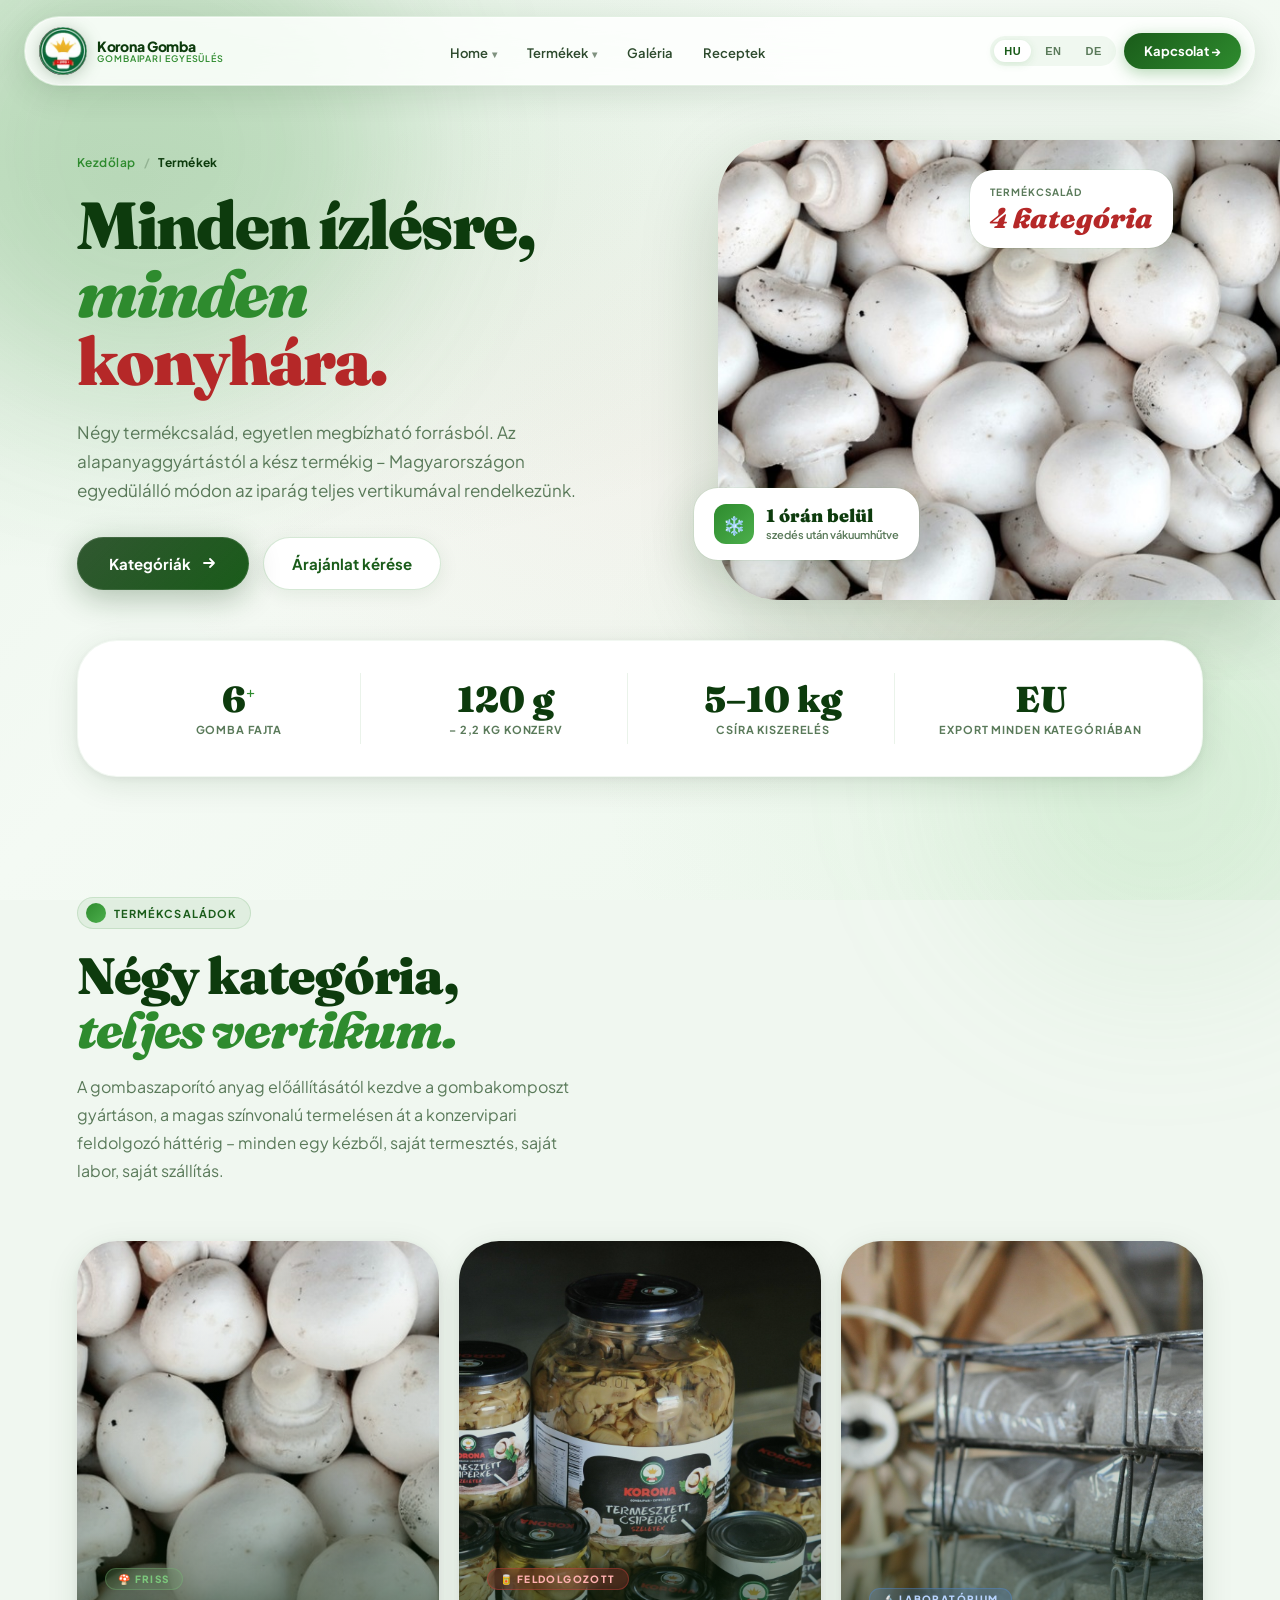
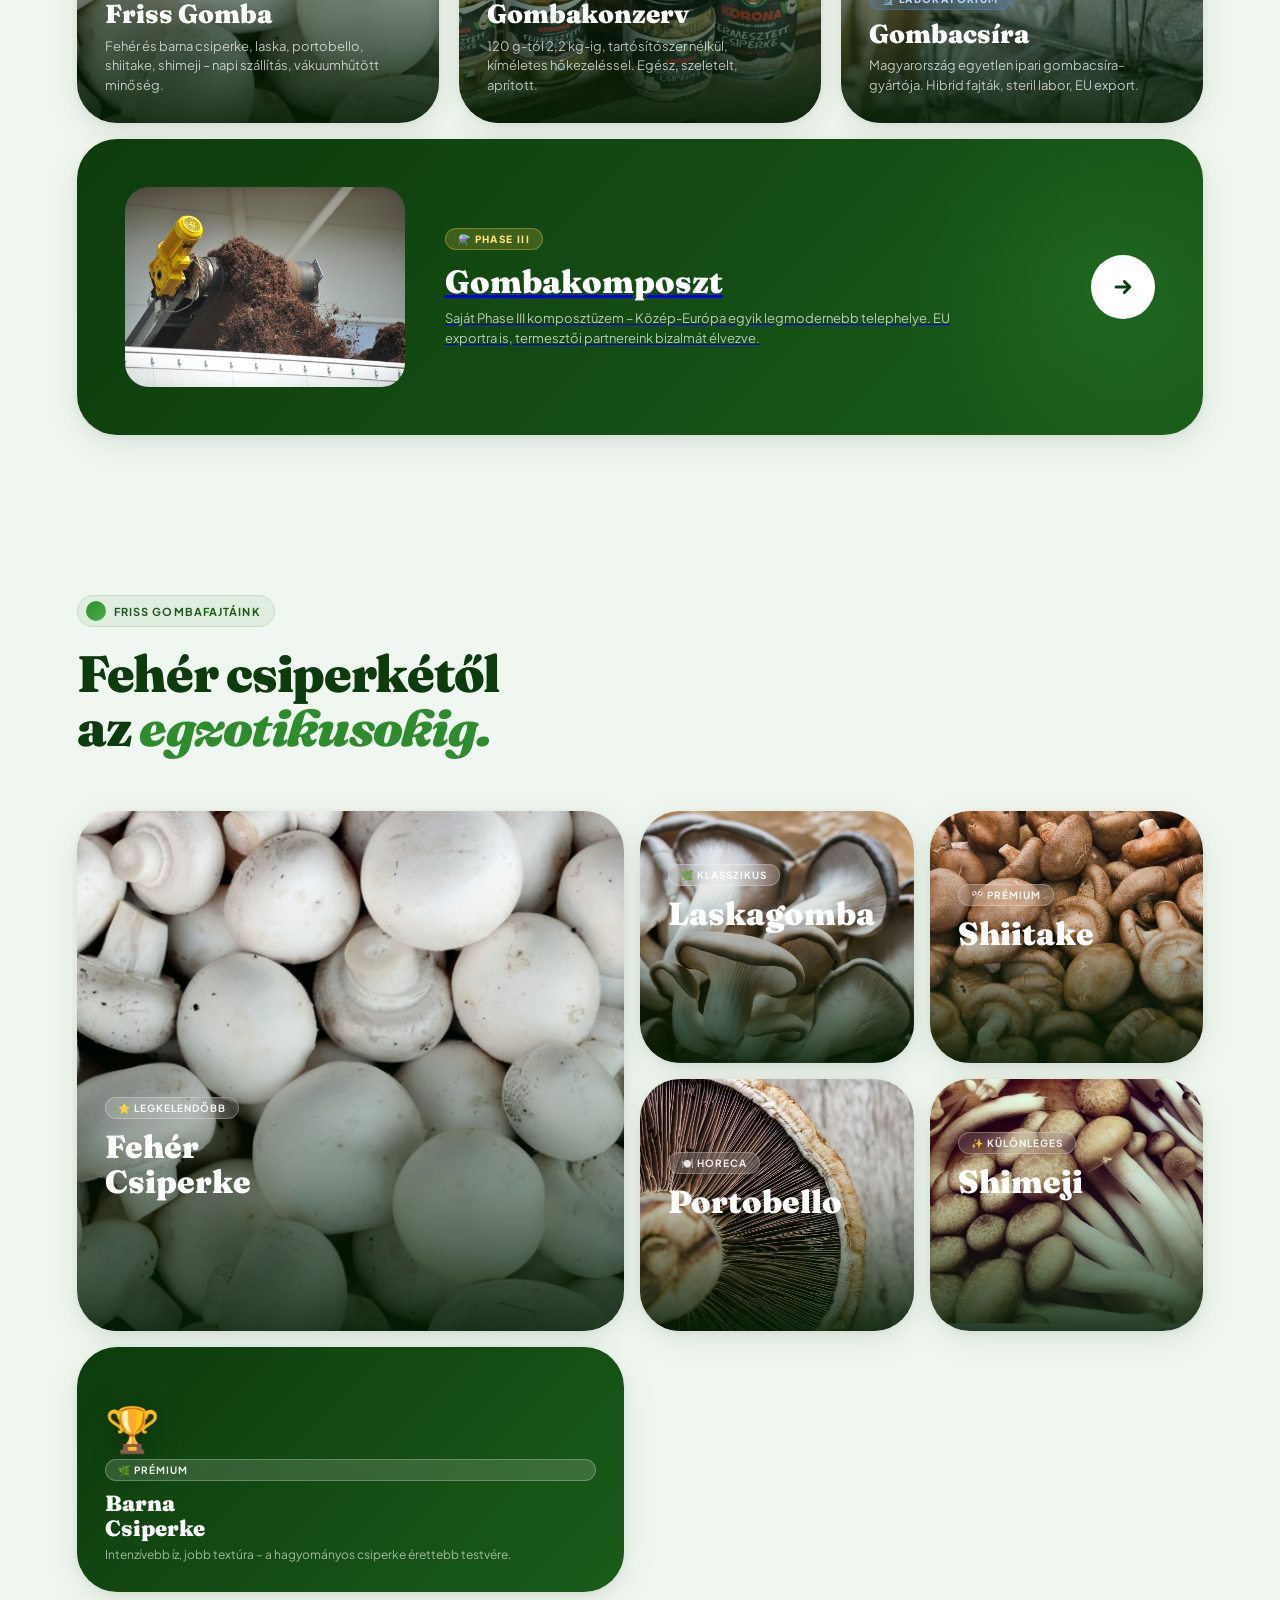
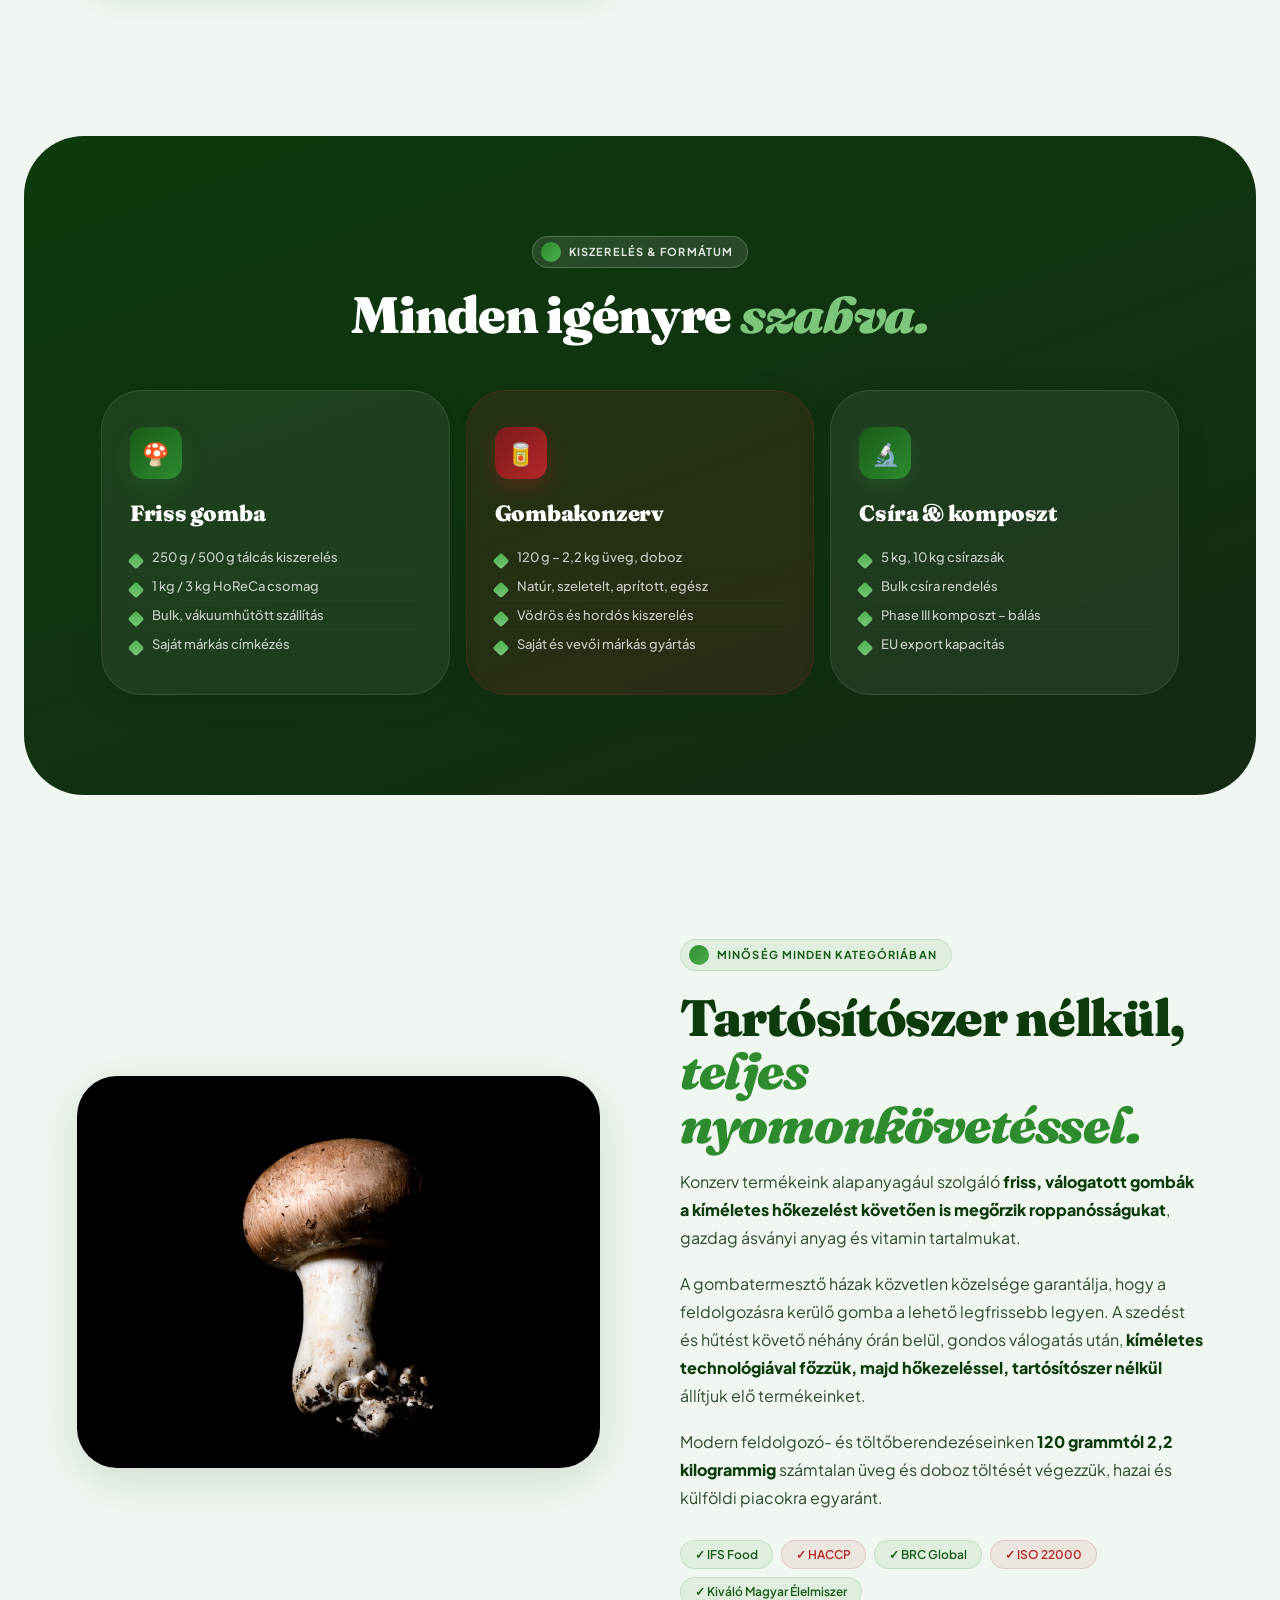
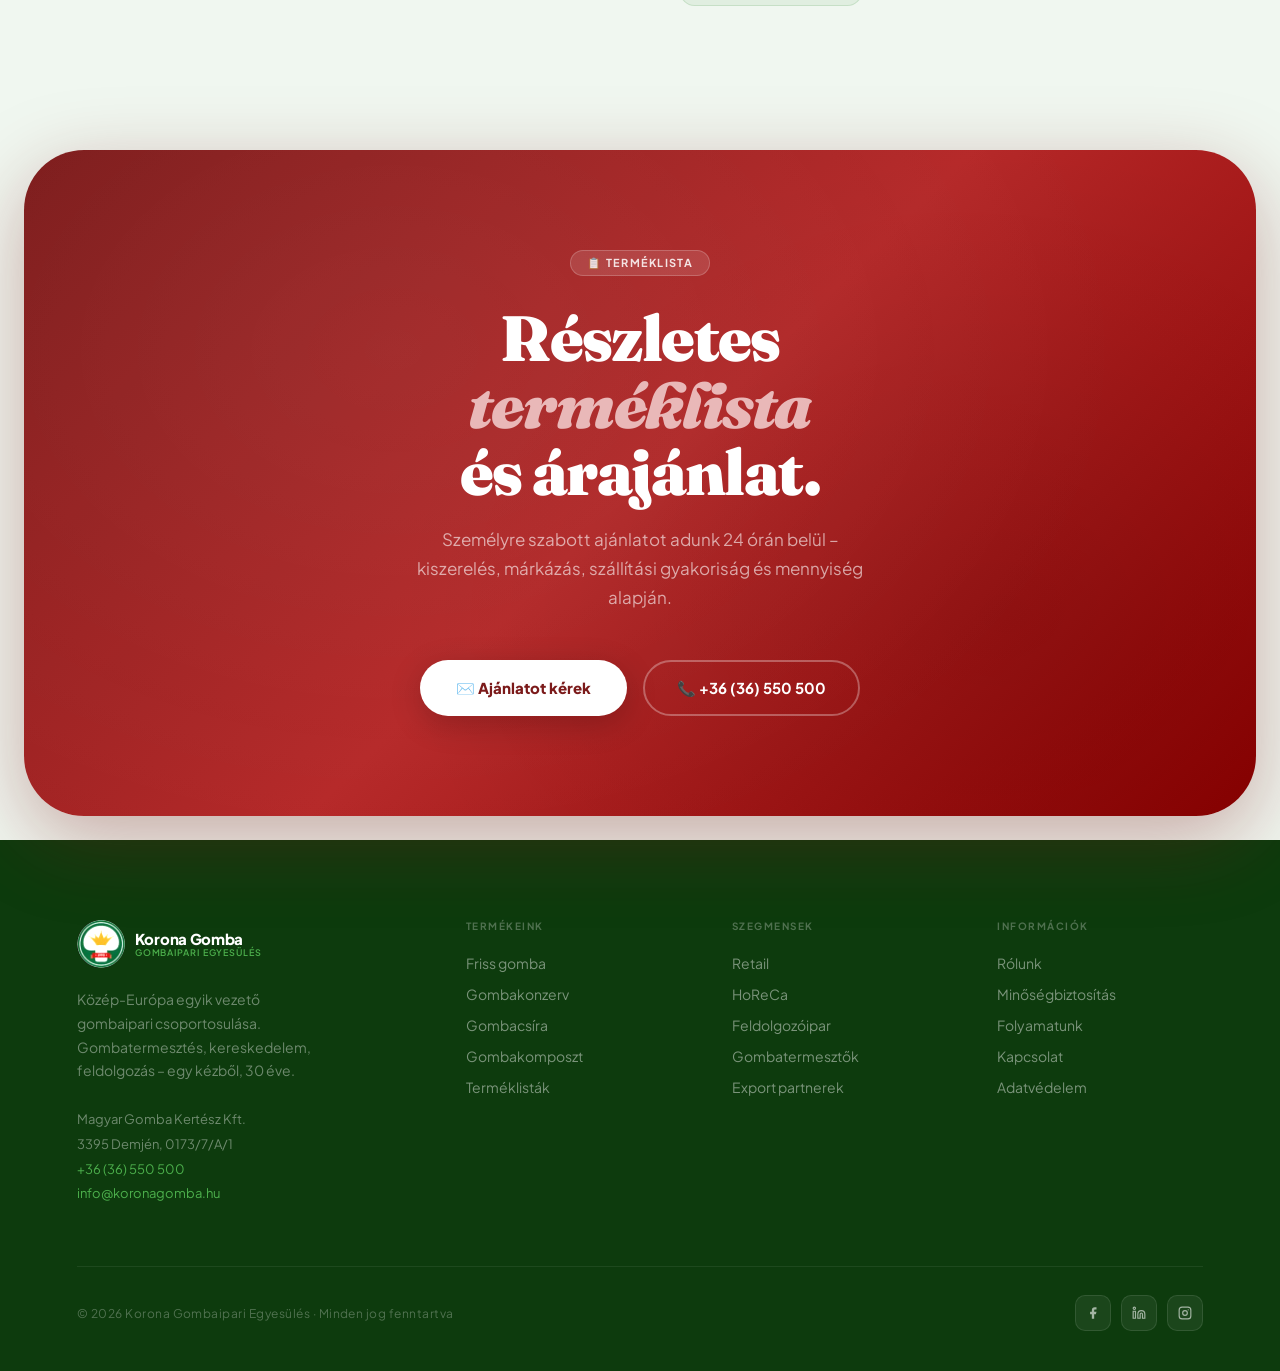
<file: termekek.html>
<!DOCTYPE html>
<html lang="hu">
<head>
<meta charset="UTF-8">
<meta name="viewport" content="width=device-width, initial-scale=1.0">
<meta name="description" content="Termékek – Korona Gomba. Friss gomba, gombakonzerv, gombacsíra, gombakomposzt. Csiperke, laska, shiitake, portobello, shimeji – közvetlenül a termelőtől, napi szállítással.">
<title>Termékek – Korona Gomba · Friss gomba, konzerv, csíra, komposzt</title>
<link rel="preconnect" href="https://fonts.googleapis.com">
<link rel="preconnect" href="https://fonts.gstatic.com" crossorigin>
<link href="https://fonts.googleapis.com/css2?family=Plus+Jakarta+Sans:ital,wght@0,300;0,400;0,500;0,600;0,700;0,800;1,400&family=Fraunces:ital,opsz,wght@0,9..144,300;0,9..144,700;0,9..144,900;1,9..144,300;1,9..144,700;1,9..144,900&display=swap" rel="stylesheet">
<link rel="stylesheet" href="assets/css/style.css">
<link rel="stylesheet" href="assets/css/shared.css">
</head>
<body>

<div class="page-transition"></div>
<div class="mesh-bg"></div>
<div class="orb orb-1"></div>
<div class="orb orb-2"></div>
<div class="orb orb-3"></div>

<div class="mobile-menu" id="mobileMenu">
  <a href="index.html">Home</a>
  <a href="termekek.html">Termékek</a>
  <a href="rolunk.html">Rólunk</a>
  <a href="cegtortenet.html">Cégtörténet</a>
  <a href="fenntarthato-jovo.html">Fenntartható jövő</a>
  <a href="tarsadalmi-felelossegvallalas.html">Felelősségvállalás</a>
  <a href="kapcsolat.html" class="m-cta">Kontakt →</a>
</div>

<nav id="nav">
  <a href="index.html" class="nav-logo">
    <img src="assets/img/logo.png" alt="Korona Gomba logó">
    <div class="nav-logo-text">
      <span class="brand">Korona Gomba</span>
      <span class="sub">Gombaipari Egyesülés</span>
    </div>
  </a>
  <ul class="nav-links">
    <li class="has-dropdown">
      <a href="index.html">Home</a>
      <ul class="nav-dropdown">
        <li><a href="rolunk.html">Rólunk</a></li>
        <li><a href="cegtortenet.html">Cégtörténet</a></li>
        <li><a href="minosegbiztositas.html">Minőségbiztosítás</a></li>
        <li><a href="fenntarthato-jovo.html">Fenntartható jövő</a></li>
        <li><a href="tarsadalmi-felelossegvallalas.html">Társadalmi felelősségvállalás</a></li>
        <li><a href="karrier.html">Karrier</a></li>
      </ul>
    </li>
    <li class="has-dropdown">
      <a href="termekek.html">Termékek</a>
      <ul class="nav-dropdown">
        <li><a href="gombacsira.html">Gombacsíra</a></li>
        <li><a href="gombakomposzt.html">Gombakomposzt</a></li>
        <li><a href="friss-gomba.html">Friss gomba</a></li>
        <li><a href="gombakonzerv.html">Konzervgomba</a></li>
      </ul>
    </li>
    <li><a href="#">Galéria</a></li>
    <li><a href="#">Receptek</a></li>
  </ul>
  <div class="nav-right">
    <div class="nav-lang">
      <button class="lang-btn active">HU</button>
      <button class="lang-btn">EN</button>
      <button class="lang-btn">DE</button>
    </div>
    <a href="kapcsolat.html" class="btn-nav-cta">Kapcsolat →</a>
    <button class="nav-burger" id="burger" aria-label="Menü"><span></span><span></span><span></span></button>
  </div>
</nav>

<!-- ═════════════════ SUBHERO ═════════════════ -->
<section class="subhero">
  <div class="subhero-left">
    <div class="breadcrumb">
      <a href="index.html">Kezdőlap</a>
      <span class="breadcrumb-sep">/</span>
      <span class="breadcrumb-current">Termékek</span>
    </div>
    <h1>Minden ízlésre,<br><span class="italic">minden</span><br><span class="red">konyhára.</span></h1>
    <p class="subhero-lead">
      Négy termékcsalád, egyetlen megbízható forrásból. Az alapanyaggyártástól a kész termékig – Magyarországon egyedülálló módon az iparág teljes vertikumával rendelkezünk.
    </p>
    <div class="subhero-actions">
      <a href="#kategoriak" class="btn-primary">
        Kategóriák
        <svg width="16" height="16" viewBox="0 0 16 16" fill="none"><path d="M3 8h10M9 4l4 4-4 4" stroke="currentColor" stroke-width="1.8" stroke-linecap="round" stroke-linejoin="round"/></svg>
      </a>
      <a href="kapcsolat.html" class="btn-secondary">Árajánlat kérése</a>
    </div>
  </div>
  <div class="subhero-right">
    <div class="subhero-img-wrap">
      <img src="assets/img/csiperke.jpg" alt="Termékkategóriák">
    </div>
    <div class="subhero-float-card subhero-float-1">
      <div class="sf-icon">❄️</div>
      <div>
        <div class="sf-t">1 órán belül</div>
        <div class="sf-s">szedés után vákuumhűtve</div>
      </div>
    </div>
    <div class="subhero-float-card subhero-float-2">
      <div class="sf-label">Termékcsalád</div>
      <div class="sf-val">4 kategória</div>
    </div>
  </div>
</section>

<div class="subhero-stats">
  <div class="sb-stat"><div class="sb-stat-n">6<sup>+</sup></div><div class="sb-stat-l">gomba fajta</div></div>
  <div class="sb-stat"><div class="sb-stat-n">120 g</div><div class="sb-stat-l">– 2,2 kg konzerv</div></div>
  <div class="sb-stat"><div class="sb-stat-n">5–10 kg</div><div class="sb-stat-l">csíra kiszerelés</div></div>
  <div class="sb-stat"><div class="sb-stat-n">EU</div><div class="sb-stat-l">export minden kategóriában</div></div>
</div>

<!-- ═════════════════ KATEGÓRIÁK ═════════════════ -->
<section class="section" id="kategoriak">
  <div style="margin-bottom:56px">
    <div class="section-label reveal">
      <div class="section-label-dot"></div>
      <span>Termékcsaládok</span>
    </div>
    <h2 class="section-title reveal reveal-d1">Négy kategória,<br><span class="italic">teljes vertikum.</span></h2>
    <p class="section-sub reveal reveal-d2">A gombaszaporító anyag előállításától kezdve a gombakomposzt gyártáson, a magas színvonalú termelésen át a konzervipari feldolgozó háttérig – minden egy kézből, saját termesztés, saját labor, saját szállítás.</p>
  </div>

  <div class="related-grid">
    <a href="friss-gomba.html" class="related-card reveal" style="aspect-ratio:3/4">
      <img src="assets/img/csiperke.jpg" alt="Friss gomba">
      <div class="related-card-overlay"></div>
      <div class="related-card-body">
        <span class="related-card-kicker">🍄 Friss</span>
        <div class="related-card-title">Friss Gomba</div>
        <p class="related-card-desc">Fehér és barna csiperke, laska, portobello, shiitake, shimeji – napi szállítás, vákuumhűtött minőség.</p>
      </div>
    </a>

    <a href="gombakonzerv.html" class="related-card reveal reveal-d1" style="aspect-ratio:3/4">
      <img src="assets/img/konzerv.jpg" alt="Gombakonzerv">
      <div class="related-card-overlay"></div>
      <div class="related-card-body">
        <span class="related-card-kicker" style="color:#FFB0B0;background:rgba(217,64,64,.2);border-color:rgba(217,64,64,.35)">🥫 Feldolgozott</span>
        <div class="related-card-title">Gombakonzerv</div>
        <p class="related-card-desc">120 g-tól 2,2 kg-ig, tartósítószer nélkül, kíméletes hőkezeléssel. Egész, szeletelt, aprított.</p>
      </div>
    </a>

    <a href="gombacsira.html" class="related-card reveal reveal-d2" style="aspect-ratio:3/4">
      <img src="assets/img/csira.jpg" alt="Gombacsíra">
      <div class="related-card-overlay"></div>
      <div class="related-card-body">
        <span class="related-card-kicker" style="color:#B8D4FF;background:rgba(80,140,220,.2);border-color:rgba(80,140,220,.35)">🔬 Laboratórium</span>
        <div class="related-card-title">Gombacsíra</div>
        <p class="related-card-desc">Magyarország egyetlen ipari gombacsíra-gyártója. Hibrid fajták, steril labor, EU export.</p>
      </div>
    </a>
  </div>

  <!-- + Gombakomposzt egyéni kártya -->
  <a href="gombakomposzt.html" class="related-card reveal reveal-d3" style="display:flex;aspect-ratio:unset;min-height:260px;margin-top:16px;background:linear-gradient(135deg,var(--g1),var(--g2));padding:48px;align-items:center;gap:40px;overflow:hidden">
    <div style="position:absolute;right:-100px;top:-50px;width:400px;height:400px;background:radial-gradient(circle,rgba(46,139,46,.3),transparent 70%);border-radius:50%"></div>
    <img src="assets/img/komposzt.jpg" alt="Gombakomposzt" style="width:280px;height:200px;object-fit:cover;border-radius:var(--rm);flex-shrink:0;position:relative;z-index:1">
    <div style="position:relative;z-index:1;color:white;flex:1">
      <span class="related-card-kicker" style="color:#FFE082;background:rgba(245,200,66,.2);border-color:rgba(245,200,66,.35);margin-bottom:14px">⚗️ Phase III</span>
      <div class="related-card-title" style="font-size:32px;margin-bottom:10px">Gombakomposzt</div>
      <p class="related-card-desc" style="max-width:540px;color:rgba(255,255,255,.7)">Saját Phase III komposztüzem – Közép-Európa egyik legmodernebb telephelye. EU exportra is, termesztői partnereink bizalmát élvezve.</p>
    </div>
    <div style="position:relative;z-index:1;width:64px;height:64px;background:white;border-radius:50%;display:flex;align-items:center;justify-content:center;flex-shrink:0">
      <svg width="22" height="22" viewBox="0 0 16 16" fill="none"><path d="M3 8h10M9 4l4 4-4 4" stroke="#0D3B0D" stroke-width="2.2" stroke-linecap="round" stroke-linejoin="round"/></svg>
    </div>
  </a>
</section>

<!-- ═════════════════ PRODUCTS GRID (fajták) ═════════════════ -->
<section class="section" style="padding-top:40px">
  <div style="margin-bottom:56px">
    <div class="section-label reveal">
      <div class="section-label-dot"></div>
      <span>Friss gombafajtáink</span>
    </div>
    <h2 class="section-title reveal reveal-d1">Fehér csiperkétől<br>az <span class="italic">egzotikusokig.</span></h2>
  </div>

  <div class="products-grid">
    <div class="product-card large reveal">
      <img class="product-img" src="assets/img/csiperke.jpg" alt="Fehér Csiperke">
      <div class="product-overlay"></div>
      <div class="product-content">
        <div class="product-badge"><span>⭐ Legkelendőbb</span></div>
        <div class="product-name">Fehér<br>Csiperke</div>
        <p class="product-desc-card">45.000 m²-en termesztve, szedés után 1 órán belül vákuumhűtve. Fehér és barna változatban, különböző kiszerelésekben.</p>
        <a href="friss-gomba.html#csiperke" class="product-link-btn">Részletek ></a>
      </div>
    </div>

    <div class="product-card medium reveal reveal-d1">
      <img class="product-img" src="assets/img/laska.jpg" alt="Laskagomba">
      <div class="product-overlay"></div>
      <div class="product-content">
        <div class="product-badge"><span>🌿 Klasszikus</span></div>
        <div class="product-name">Laskagomba</div>
        <p class="product-desc-card">Selymes állag, enyhén diós íz – sokoldalú gasztronómiai alapanyag.</p>
        <a href="friss-gomba.html#laska" class="product-link-btn">></a>
      </div>
    </div>

    <div class="product-card medium reveal reveal-d2">
      <img class="product-img" src="assets/img/shiita.jpg" alt="Shiitake">
      <div class="product-overlay"></div>
      <div class="product-content">
        <div class="product-badge"><span>🎌 Prémium</span></div>
        <div class="product-name">Shiitake</div>
        <p class="product-desc-card">Gazdag umami íz, egészségvédő hatások – japán konyha alapanyaga.</p>
        <a href="friss-gomba.html#shiitake" class="product-link-btn">></a>
      </div>
    </div>

    <div class="product-card medium reveal reveal-d1">
      <img class="product-img" src="assets/img/porto.jpg" alt="Portobello">
      <div class="product-overlay"></div>
      <div class="product-content">
        <div class="product-badge"><span>🍽️ HoReCa</span></div>
        <div class="product-name">Portobello</div>
        <p class="product-desc-card">Gazdag, húsos textúra – éttermek és home cook-ok kedvence.</p>
        <a href="friss-gomba.html#portobello" class="product-link-btn">></a>
      </div>
    </div>

    <div class="product-card medium reveal reveal-d2">
      <img class="product-img" src="assets/img/shimeji.jpg" alt="Shimeji">
      <div class="product-overlay"></div>
      <div class="product-content">
        <div class="product-badge"><span>✨ Különleges</span></div>
        <div class="product-name">Shimeji</div>
        <p class="product-desc-card">Különleges megjelenés, ropogós textúra – igazi gasztronómiai élmény.</p>
        <a href="friss-gomba.html#shimeji" class="product-link-btn">></a>
      </div>
    </div>

    <div class="product-card medium product-card-solid green-solid reveal reveal-d3">
      <span class="solid-icon">🏆</span>
      <div class="product-badge"><span>🌿 Prémium</span></div>
      <div class="solid-name">Barna<br>Csiperke</div>
      <p class="solid-desc">Intenzívebb íz, jobb textúra – a hagyományos csiperke érettebb testvére.</p>
    </div>
  </div>
</section>

<!-- ═════════════════ KISZERELÉS/FORMÁTUM ═════════════════ -->
<section class="content-block dark">
  <div style="margin-bottom:48px;text-align:center">
    <div class="section-label reveal" style="margin:0 auto 20px">
      <div class="section-label-dot"></div>
      <span>Kiszerelés & formátum</span>
    </div>
    <h2 class="section-title reveal reveal-d1">Minden igényre <span class="italic" style="color:#7BC67B">szabva.</span></h2>
  </div>

  <div class="info-card-grid">
    <div class="info-card reveal" style="background:rgba(255,255,255,.06);border-color:rgba(255,255,255,.1)">
      <div class="info-card-icon">🍄</div>
      <div class="info-card-title" style="color:white">Friss gomba</div>
      <ul class="info-card-list">
        <li style="color:rgba(255,255,255,.75)">250 g / 500 g tálcás kiszerelés</li>
        <li style="color:rgba(255,255,255,.75)">1 kg / 3 kg HoReCa csomag</li>
        <li style="color:rgba(255,255,255,.75)">Bulk, vákuumhűtött szállítás</li>
        <li style="color:rgba(255,255,255,.75)">Saját márkás címkézés</li>
      </ul>
    </div>
    <div class="info-card red-card reveal reveal-d1" style="background:rgba(185,40,40,.12);border-color:rgba(185,40,40,.2)">
      <div class="info-card-icon">🥫</div>
      <div class="info-card-title" style="color:white">Gombakonzerv</div>
      <ul class="info-card-list">
        <li style="color:rgba(255,255,255,.75)">120 g – 2,2 kg üveg, doboz</li>
        <li style="color:rgba(255,255,255,.75)">Natúr, szeletelt, aprított, egész</li>
        <li style="color:rgba(255,255,255,.75)">Vödrös és hordós kiszerelés</li>
        <li style="color:rgba(255,255,255,.75)">Saját és vevői márkás gyártás</li>
      </ul>
    </div>
    <div class="info-card reveal reveal-d2" style="background:rgba(255,255,255,.06);border-color:rgba(255,255,255,.1)">
      <div class="info-card-icon">🔬</div>
      <div class="info-card-title" style="color:white">Csíra & komposzt</div>
      <ul class="info-card-list">
        <li style="color:rgba(255,255,255,.75)">5 kg, 10 kg csírazsák</li>
        <li style="color:rgba(255,255,255,.75)">Bulk csíra rendelés</li>
        <li style="color:rgba(255,255,255,.75)">Phase III komposzt – bálás</li>
        <li style="color:rgba(255,255,255,.75)">EU export kapacitás</li>
      </ul>
    </div>
  </div>
</section>

<!-- ═════════════════ MINŐSÉG ═════════════════ -->
<section class="section">
  <div class="content-2col">
    <div class="content-2col-img reveal">
      <img src="assets/img/friss.jpg" alt="Minőség">
    </div>
    <div>
      <div class="section-label reveal">
        <div class="section-label-dot"></div>
        <span>Minőség minden kategóriában</span>
      </div>
      <h2 class="section-title reveal reveal-d1">Tartósítószer nélkül,<br><span class="italic">teljes nyomonkövetéssel.</span></h2>
      <div class="prose reveal reveal-d2">
        <p>Konzerv termékeink alapanyagául szolgáló <strong>friss, válogatott gombák a kíméletes hőkezelést követően is megőrzik roppanósságukat</strong>, gazdag ásványi anyag és vitamin tartalmukat.</p>
        <p>A gombatermesztő házak közvetlen közelsége garantálja, hogy a feldolgozásra kerülő gomba a lehető legfrissebb legyen. A szedést és hűtést követő néhány órán belül, gondos válogatás után, <strong>kíméletes technológiával főzzük, majd hőkezeléssel, tartósítószer nélkül</strong> állítjuk elő termékeinket.</p>
        <p>Modern feldolgozó- és töltőberendezéseinken <strong>120 grammtól 2,2 kilogrammig</strong> számtalan üveg és doboz töltését végezzük, hazai és külföldi piacokra egyaránt.</p>
      </div>
      <div class="feature-tags" style="margin-top:28px">
        <span class="feature-tag">✓ IFS Food</span>
        <span class="feature-tag red">✓ HACCP</span>
        <span class="feature-tag">✓ BRC Global</span>
        <span class="feature-tag red">✓ ISO 22000</span>
        <span class="feature-tag">✓ Kiváló Magyar Élelmiszer</span>
      </div>
    </div>
  </div>
</section>

<!-- ═════════════════ CTA ═════════════════ -->
<div class="cta-wrap" style="margin-bottom:24px">
  <div class="cta-eyebrow">📋 Terméklista</div>
  <h2 class="cta-title">Részletes<br><em>terméklista</em><br>és árajánlat.</h2>
  <p class="cta-sub">Személyre szabott ajánlatot adunk 24 órán belül – kiszerelés, márkázás, szállítási gyakoriság és mennyiség alapján.</p>
  <div class="cta-btns">
    <a href="kapcsolat.html" class="btn-white">✉️ Ajánlatot kérek</a>
    <a href="tel:+3636550500" class="btn-ghost-white">📞 +36 (36) 550 500</a>
  </div>
</div>

<!-- FOOTER (azonos) -->
<footer>
  <div class="footer-top">
    <div>
      <a href="index.html" class="footer-logo-wrap">
        <img src="assets/img/logo.png" alt="Korona Gomba logó">
        <div class="nav-logo-text">
          <span class="brand">Korona Gomba</span>
          <span class="sub">Gombaipari Egyesülés</span>
        </div>
      </a>
      <p class="footer-tagline">Közép-Európa egyik vezető gombaipari csoportosulása. Gombatermesztés, kereskedelem, feldolgozás – egy kézből, 30 éve.</p>
      <div class="footer-contact">
        Magyar Gomba Kertész Kft.<br>
        3395 Demjén, 0173/7/A/1<br>
        <a href="tel:+3636550500">+36 (36) 550 500</a><br>
        <a href="mailto:info@koronagomba.hu">info@koronagomba.hu</a>
      </div>
    </div>
    <div class="footer-col">
      <h4>Termékeink</h4>
      <ul>
        <li><a href="friss-gomba.html">Friss gomba</a></li>
        <li><a href="gombakonzerv.html">Gombakonzerv</a></li>
        <li><a href="gombacsira.html">Gombacsíra</a></li>
        <li><a href="gombakomposzt.html">Gombakomposzt</a></li>
        <li><a href="termekek.html">Terméklisták</a></li>
      </ul>
    </div>
    <div class="footer-col">
      <h4>Szegmensek</h4>
      <ul>
        <li><a href="partnerek.html">Retail</a></li>
        <li><a href="partnerek.html">HoReCa</a></li>
        <li><a href="partnerek.html">Feldolgozóipar</a></li>
        <li><a href="partnerek.html">Gombatermesztők</a></li>
        <li><a href="partnerek.html">Export partnerek</a></li>
      </ul>
    </div>
    <div class="footer-col">
      <h4>Információk</h4>
      <ul>
        <li><a href="rolunk.html">Rólunk</a></li>
        <li><a href="miert-mi.html">Minőségbiztosítás</a></li>
        <li><a href="miert-mi.html">Folyamatunk</a></li>
        <li><a href="kapcsolat.html">Kapcsolat</a></li>
        <li><a href="#">Adatvédelem</a></li>
      </ul>
    </div>
  </div>
  <div class="footer-bottom">
    <div class="footer-copy">© 2026 Korona Gombaipari Egyesülés · Minden jog fenntartva</div>
    <div class="footer-social">
      <a href="https://facebook.com/frissmagyargomba" class="social-btn" target="_blank" rel="noopener" aria-label="Facebook">
        <svg width="14" height="14" viewBox="0 0 24 24" fill="rgba(255,255,255,.6)"><path d="M18 2h-3a5 5 0 00-5 5v3H7v4h3v8h4v-8h3l1-4h-4V7a1 1 0 011-1h3z"/></svg>
      </a>
      <a href="https://linkedin.com" class="social-btn" target="_blank" rel="noopener" aria-label="LinkedIn">
        <svg width="14" height="14" viewBox="0 0 24 24" fill="none" stroke="rgba(255,255,255,.6)" stroke-width="2"><path d="M16 8a6 6 0 016 6v7h-4v-7a2 2 0 00-2-2 2 2 0 00-2 2v7h-4v-7a6 6 0 016-6zM2 9h4v12H2z"/><circle cx="4" cy="4" r="2"/></svg>
      </a>
      <a href="https://instagram.com" class="social-btn" target="_blank" rel="noopener" aria-label="Instagram">
        <svg width="14" height="14" viewBox="0 0 24 24" fill="none" stroke="rgba(255,255,255,.6)" stroke-width="2"><rect x="2" y="2" width="20" height="20" rx="5"/><circle cx="12" cy="12" r="4"/><circle cx="17.5" cy="6.5" r="1" fill="rgba(255,255,255,.6)" stroke="none"/></svg>
      </a>
    </div>
  </div>
</footer>

<script src="assets/js/subpages.js"></script>
</body>
</html>
</file>
<file: assets/css/style.css>
:root{--g1:#0D3B0D;--g2:#1A5C1A;--g3:#2E8B2E;--g4:#4CAF4C;--g5:#7BC67B;--r1:#7B1A1A;--r2:#B52828;--r3:#D94040;--bg:#F0F7F0;--bg2:#E4F2E4;--white:#FFFFFF;--text:#0D2010;--text2:#2D4A2D;--text3:#5A7A5A;--rm:24px;--rl:40px;--rxl:60px;--sh-sm:0 4px 20px rgba(13,59,13,.08);--sh-md:0 12px 48px rgba(13,59,13,.14);--sh-lg:0 24px 80px rgba(13,59,13,.2);--sh-card:0 8px 32px rgba(13,59,13,.1),0 2px 8px rgba(13,59,13,.06)}
*{margin:0;padding:0;box-sizing:border-box}
html{scroll-behavior:smooth}
body{font-family:'Plus Jakarta Sans',sans-serif;background:var(--bg);color:var(--text);overflow-x:hidden;-webkit-font-smoothing:antialiased}

/* MESH BG */
.mesh-bg{position:fixed;inset:0;z-index:-2;background:radial-gradient(ellipse 120% 80% at 10% 20%,rgba(46,139,46,.12) 0%,transparent 55%),radial-gradient(ellipse 80% 100% at 90% 80%,rgba(123,198,123,.1) 0%,transparent 55%),radial-gradient(ellipse 60% 60% at 50% 50%,rgba(217,64,64,.04) 0%,transparent 70%),linear-gradient(135deg,#EBF5EB 0%,#F4FAF4 40%,#EDF7ED 100%);pointer-events:none}
.orb{position:fixed;border-radius:50%;filter:blur(80px);pointer-events:none;z-index:-1;animation:orbFloat ease-in-out infinite}
.orb-1{width:500px;height:500px;background:rgba(46,139,46,.18);top:-100px;left:-100px;animation-duration:18s}
.orb-2{width:400px;height:400px;background:rgba(123,198,123,.12);bottom:-80px;right:-80px;animation-duration:22s;animation-delay:-8s}
.orb-3{width:300px;height:300px;background:rgba(185,46,46,.08);top:40%;right:10%;animation-duration:16s;animation-delay:-4s}
@keyframes orbFloat{0%,100%{transform:translate(0,0) scale(1)}33%{transform:translate(40px,-30px) scale(1.05)}66%{transform:translate(-20px,40px) scale(.95)}}

/* CURSOR */
.cursor{width:12px;height:12px;background:var(--g3);border-radius:50%;position:fixed;pointer-events:none;z-index:9999;transform:translate(-50%,-50%);transition:transform .1s,width .3s,height .3s,background .3s}
.cursor-follower{width:36px;height:36px;border:1.5px solid rgba(46,139,46,.4);border-radius:50%;position:fixed;pointer-events:none;z-index:9998;transform:translate(-50%,-50%);transition:transform .12s ease-out,width .3s,height .3s,opacity .3s}
.cursor.hover{width:8px;height:8px;background:var(--r2)}
.cursor-follower.hover{width:52px;height:52px;border-color:rgba(185,40,40,.35)}

/* NAV */
nav{position:fixed;top:16px;left:50%;transform:translateX(-50%);z-index:200;width:calc(100% - 48px);max-width:1280px;background:rgba(255,255,255,.85);backdrop-filter:blur(28px) saturate(180%);-webkit-backdrop-filter:blur(28px) saturate(180%);border:1px solid rgba(46,139,46,.12);border-radius:100px;padding:10px 14px 10px 14px;display:flex;align-items:center;justify-content:space-between;box-shadow:0 8px 32px rgba(13,59,13,.12),0 0 0 1px rgba(255,255,255,.6) inset;transition:all .4s ease}
nav.scrolled{background:rgba(255,255,255,.97);box-shadow:0 12px 48px rgba(13,59,13,.18)}
.nav-logo{display:flex;align-items:center;gap:10px;text-decoration:none}
.nav-logo img{width:48px;height:48px;object-fit:contain;border-radius:50%;filter:drop-shadow(0 2px 8px rgba(13,59,13,.25))}
.nav-logo-text{display:flex;flex-direction:column;line-height:1.15}
.nav-logo-text .brand{font-weight:800;font-size:14px;color:var(--g1);letter-spacing:-.02em}
.nav-logo-text .sub{font-size:9px;font-weight:600;color:var(--g3);letter-spacing:.1em;text-transform:uppercase}
.nav-links{display:flex;align-items:center;gap:2px;list-style:none}
.nav-links a{padding:8px 14px;border-radius:100px;font-size:13px;font-weight:600;color:var(--text2);text-decoration:none;transition:all .2s;white-space:nowrap}
.nav-links a:hover{background:rgba(46,139,46,.08);color:var(--g2)}
/* Dropdown nav */
.nav-links li{position:relative}
.nav-links li.has-dropdown>a::after{content:'▾';font-size:10px;margin-left:4px;opacity:.6}
.nav-dropdown{
  display:none;position:absolute;top:calc(100% + 8px);left:50%;transform:translateX(-50%);
  background:white;border-radius:14px;box-shadow:0 8px 40px rgba(13,59,13,.18),0 0 0 1px rgba(46,139,46,.08);
  padding:8px;min-width:220px;z-index:300;list-style:none;
  animation:dropFade .18s ease both;
}
@keyframes dropFade{from{opacity:0;transform:translateX(-50%) translateY(-6px)}to{opacity:1;transform:translateX(-50%) translateY(0)}}
.nav-dropdown li{width:100%}
.nav-dropdown a{
  display:block;padding:9px 14px;border-radius:8px;font-size:13px;font-weight:600;
  color:var(--g1);text-decoration:none;transition:all .18s;white-space:nowrap;background:transparent!important;
}
.nav-dropdown a:hover{background:rgba(46,139,46,.07)!important;color:var(--g2)}
.nav-links li.has-dropdown:hover .nav-dropdown,
.nav-links li.has-dropdown:focus-within .nav-dropdown{display:block}
.nav-right{display:flex;align-items:center;gap:8px}
.nav-lang{display:flex;align-items:center;gap:4px;background:rgba(46,139,46,.06);border-radius:100px;padding:4px}
.lang-btn{padding:5px 10px;border-radius:100px;font-size:11px;font-weight:700;color:var(--text3);cursor:pointer;transition:all .2s;letter-spacing:.05em;border:none;background:transparent}
.lang-btn.active{background:white;color:var(--g2);box-shadow:0 2px 8px rgba(46,139,46,.15)}
.btn-nav-cta{padding:10px 20px;background:linear-gradient(135deg,var(--g2),var(--g3));color:white;border-radius:100px;font-size:13px;font-weight:700;text-decoration:none;box-shadow:0 4px 16px rgba(46,139,46,.35);transition:all .3s;white-space:nowrap}
.btn-nav-cta:hover{transform:translateY(-2px);box-shadow:0 8px 24px rgba(46,139,46,.45)}
.nav-burger{display:none;flex-direction:column;gap:5px;cursor:pointer;padding:10px;border:none;background:transparent}
.nav-burger span{width:22px;height:2px;background:var(--g1);border-radius:2px;transition:all .3s;display:block}
.nav-burger.open span:nth-child(1){transform:translateY(7px) rotate(45deg)}
.nav-burger.open span:nth-child(2){opacity:0}
.nav-burger.open span:nth-child(3){transform:translateY(-7px) rotate(-45deg)}
.mobile-menu{display:none;position:fixed;inset:0;background:rgba(13,59,13,.97);backdrop-filter:blur(20px);z-index:190;flex-direction:column;align-items:center;justify-content:center;gap:8px}
.mobile-menu.open{display:flex}
.mobile-menu a{font-family:'Fraunces',serif;font-size:clamp(32px,8vw,56px);font-weight:900;color:white;text-decoration:none;letter-spacing:-.02em;padding:8px 24px;border-radius:100px;transition:all .3s;opacity:.7}
.mobile-menu a:hover{opacity:1;color:var(--g5);background:rgba(255,255,255,.05)}
.mobile-menu .m-cta{margin-top:24px;padding:16px 40px;background:var(--r2);color:white;border-radius:100px;font-family:'Plus Jakarta Sans',sans-serif;font-size:16px;font-weight:700;opacity:1 !important}

/* HERO */
.hero{min-height:100vh;padding-top:100px;display:grid;grid-template-columns:1fr 1fr;align-items:center;position:relative;overflow:hidden;padding-left:6vw;padding-right:0}
.hero-left{padding-right:40px;padding-bottom:80px}
.hero-pill{display:inline-flex;align-items:center;gap:8px;background:rgba(46,139,46,.1);border:1px solid rgba(46,139,46,.2);border-radius:100px;padding:6px 16px 6px 8px;margin-bottom:28px;animation:fadeUp .8s ease .2s both}
.hero-pill-dot{width:26px;height:26px;background:linear-gradient(135deg,var(--g3),var(--g4));border-radius:50%;display:flex;align-items:center;justify-content:center;font-size:13px}
.hero-pill span{font-size:12px;font-weight:600;color:var(--g2);letter-spacing:.02em}
.hero h1{font-family:'Fraunces',serif;font-size:clamp(48px,5.5vw,82px);font-weight:900;line-height:1;letter-spacing:-.03em;color:var(--g1);margin-bottom:24px;animation:fadeUp .8s ease .35s both}
.hero h1 .italic{font-style:italic;color:var(--g3)}
.hero h1 .red{color:var(--r2)}
.hero-sub{font-size:17px;line-height:1.7;color:var(--text3);max-width:480px;margin-bottom:44px;font-weight:400;animation:fadeUp .8s ease .5s both}
.hero-actions{display:flex;gap:14px;align-items:center;animation:fadeUp .8s ease .65s both;flex-wrap:wrap}
.btn-primary{display:inline-flex;align-items:center;gap:10px;padding:16px 32px;background:linear-gradient(135deg,var(--g1),var(--g2));color:white;border-radius:100px;font-size:15px;font-weight:700;text-decoration:none;box-shadow:0 8px 32px rgba(13,59,13,.3),0 0 0 1px rgba(255,255,255,.1) inset;transition:all .3s cubic-bezier(.34,1.56,.64,1);position:relative;overflow:hidden}
.btn-primary::before{content:'';position:absolute;inset:0;background:linear-gradient(135deg,rgba(255,255,255,.15),transparent);border-radius:inherit}
.btn-primary:hover{transform:translateY(-3px) scale(1.02);box-shadow:0 16px 48px rgba(13,59,13,.4)}
.btn-secondary{display:inline-flex;align-items:center;gap:8px;padding:16px 28px;background:white;color:var(--g2);border-radius:100px;font-size:15px;font-weight:700;text-decoration:none;border:1.5px solid rgba(46,139,46,.2);box-shadow:var(--sh-sm);transition:all .3s}
.btn-secondary:hover{border-color:var(--g3);box-shadow:var(--sh-md);transform:translateY(-2px)}
.hero-stats{display:flex;gap:36px;margin-top:52px;animation:fadeUp .8s ease .8s both}
.hero-stat-num{font-family:'Fraunces',serif;font-size:38px;font-weight:900;color:var(--g1);line-height:1}
.hero-stat-num sup{font-size:18px;color:var(--g3)}
.hero-stat-label{font-size:11px;font-weight:600;color:var(--text3);letter-spacing:.08em;text-transform:uppercase;margin-top:4px}
.hero-right{position:relative;height:100vh;min-height:700px}
.hero-img-main{position:absolute;top:80px;right:0;width:75%;height:calc(100% - 100px);border-radius:var(--rxl) 0 0 var(--rxl);overflow:hidden;box-shadow:var(--sh-lg)}
.hero-img-main img{width:100%;height:100%;object-fit:cover;transition:transform 8s ease}
.hero-img-main:hover img{transform:scale(1.05)}
.hero-card-float{position:absolute;background:white;border-radius:var(--rm);box-shadow:var(--sh-md),0 0 0 1px rgba(46,139,46,.06);padding:16px 20px;backdrop-filter:blur(20px)}
.hero-card-1{bottom:110px;left:-20px;display:flex;align-items:center;gap:12px;animation:float1 4s ease-in-out infinite}
.hero-card-1-icon{width:48px;height:48px;background:linear-gradient(135deg,var(--g3),var(--g4));border-radius:14px;display:flex;align-items:center;justify-content:center;font-size:22px;flex-shrink:0}
.hero-card-1 .c-title{font-size:13px;font-weight:800;color:var(--text);margin-bottom:2px}
.hero-card-1 .c-sub{font-size:11px;color:var(--text3);font-weight:500}
.hero-card-2{top:120px;left:0;display:flex;flex-direction:column;gap:8px;min-width:160px;animation:float2 5s ease-in-out infinite;animation-delay:-2s}
.hero-card-2 .c-label{font-size:10px;font-weight:700;color:var(--text3);letter-spacing:.1em;text-transform:uppercase}
.hero-card-2 .c-value{font-family:'Fraunces',serif;font-size:28px;font-weight:900;color:var(--g1);line-height:1}
.hero-card-2 .c-bar{height:6px;background:var(--bg2);border-radius:3px;overflow:hidden}
.hero-card-2 .c-bar-fill{height:100%;width:90%;background:linear-gradient(90deg,var(--g2),var(--g4));border-radius:3px}
.hero-card-3{top:50%;right:-2px;transform:translateY(-50%);background:linear-gradient(135deg,var(--r2),var(--r3));color:white;display:flex;flex-direction:column;gap:4px;padding:20px 18px;min-width:120px;border-radius:var(--rm) 0 0 var(--rm);box-shadow:0 12px 40px rgba(185,40,40,.35)}
.hero-card-3 .c-icon{font-size:22px;margin-bottom:4px}
.hero-card-3 .c-val{font-family:'Fraunces',serif;font-size:28px;font-weight:900;line-height:1}
.hero-card-3 .c-lbl{font-size:9px;opacity:.85;font-weight:600;letter-spacing:.08em;text-transform:uppercase}
@keyframes float1{0%,100%{transform:translateY(0)}50%{transform:translateY(-12px)}}
@keyframes float2{0%,100%{transform:translateY(0)}50%{transform:translateY(-8px)}}

/* SCROLL INDICATOR */
.scroll-indicator{position:absolute;bottom:40px;left:50%;transform:translateX(-50%);display:flex;flex-direction:column;align-items:center;gap:8px;animation:fadeIn 1.5s ease 1.5s both;z-index:10}
.scroll-mouse{width:26px;height:40px;border:2px solid rgba(46,139,46,.35);border-radius:13px;display:flex;justify-content:center;padding-top:6px}
.scroll-wheel{width:3px;height:8px;background:var(--g3);border-radius:2px;animation:scrollWheel 2s ease infinite}
.scroll-txt{font-size:9px;font-weight:700;letter-spacing:.15em;text-transform:uppercase;color:var(--text3)}
@keyframes scrollWheel{0%{transform:translateY(0);opacity:1}100%{transform:translateY(10px);opacity:0}}
@keyframes fadeIn{from{opacity:0}to{opacity:1}}

/* TICKER */
.ticker{margin:0 24px;background:linear-gradient(135deg,var(--g1),var(--g2));border-radius:var(--rl);padding:18px 0;overflow:hidden;position:relative;box-shadow:0 8px 32px rgba(13,59,13,.25)}
.ticker::before,.ticker::after{content:'';position:absolute;top:0;bottom:0;width:80px;z-index:2}
.ticker::before{left:0;background:linear-gradient(90deg,var(--g1),transparent)}
.ticker::after{right:0;background:linear-gradient(-90deg,var(--g1),transparent)}
.ticker-inner{display:flex;white-space:nowrap;animation:ticker 28s linear infinite}
.ticker-inner:hover{animation-play-state:paused}
.ticker-item{display:inline-flex;align-items:center;gap:12px;padding:0 28px;font-size:13px;font-weight:600;color:rgba(255,255,255,.75);letter-spacing:.04em}
.ticker-gem{width:6px;height:6px;background:linear-gradient(135deg,var(--g4),var(--g5));border-radius:2px;transform:rotate(45deg);flex-shrink:0}
.ticker-red .ticker-gem{background:linear-gradient(135deg,var(--r3),#FF8080)}
.ticker-red{color:rgba(255,200,200,.85)}
@keyframes ticker{0%{transform:translateX(0)}100%{transform:translateX(-50%)}}

/* SECTION COMMONS */
.section{padding:120px 6vw}
.section-label{display:inline-flex;align-items:center;gap:8px;background:rgba(46,139,46,.08);border:1px solid rgba(46,139,46,.15);border-radius:100px;padding:5px 14px 5px 8px;margin-bottom:20px}
.section-label-dot{width:20px;height:20px;background:linear-gradient(135deg,var(--g3),var(--g4));border-radius:50%;flex-shrink:0}
.section-label span{font-size:11px;font-weight:700;color:var(--g2);letter-spacing:.1em;text-transform:uppercase}
.section-title{font-family:'Fraunces',serif;font-size:clamp(36px,4vw,58px);font-weight:900;line-height:1.05;letter-spacing:-.025em;color:var(--g1);margin-bottom:16px}
.section-title .italic{font-style:italic;color:var(--g3)}
.section-title .red{color:var(--r2)}
.section-sub{font-size:16px;line-height:1.75;color:var(--text3);max-width:520px;font-weight:400}

/* PRODUCTS */
.products-grid{display:grid;grid-template-columns:2fr 1fr 1fr;grid-template-rows:auto auto;gap:16px}
.product-card{position:relative;border-radius:var(--rl);overflow:hidden;background:white;box-shadow:var(--sh-card);cursor:pointer;transition:box-shadow .4s,translate .4s cubic-bezier(.34,1.2,.64,1);will-change:translate;transform:translateZ(0)}
.product-card:hover{translate:0 -10px;box-shadow:var(--sh-lg)}
.product-card.large{grid-row:span 2;min-height:520px}
.product-card.medium{min-height:245px}
.product-img{width:100%;height:100%;object-fit:cover;position:absolute;inset:0;transition:transform .7s ease;transform-origin:center;will-change:transform}
.product-card:hover .product-img{transform:scale(1.08)}
.product-overlay{position:absolute;inset:0;background:linear-gradient(to top,rgba(5,30,5,.88) 0%,rgba(5,30,5,.15) 55%,transparent 100%)}
.product-content{position:absolute;bottom:0;left:0;right:0;padding:28px;transform:translateY(8px);transition:transform .35s ease}
.product-card:hover .product-content{transform:translateY(0)}
.product-badge{display:inline-flex;align-items:center;gap:6px;background:rgba(255,255,255,.15);backdrop-filter:blur(12px);border:1px solid rgba(255,255,255,.25);border-radius:100px;padding:4px 12px;margin-bottom:10px}
.product-badge span{font-size:10px;font-weight:700;color:rgba(255,255,255,.9);letter-spacing:.1em;text-transform:uppercase}
.product-name{font-family:'Fraunces',serif;font-size:clamp(22px,2.5vw,34px);font-weight:900;color:white;line-height:1.1;margin-bottom:8px}
.product-desc-card{font-size:13px;color:rgba(255,255,255,.7);line-height:1.5;opacity:0;transform:translateY(8px);transition:all .35s ease .05s;max-width:280px;margin-bottom:14px}
.product-card:hover .product-desc-card{opacity:1;transform:translateY(0)}
.product-link-btn{display:inline-flex;align-items:center;gap:6px;background:white;color:var(--g1);padding:8px 18px;border-radius:100px;font-size:12px;font-weight:700;text-decoration:none;opacity:0;transform:translateY(8px);transition:all .35s ease .1s}
.product-card:hover .product-link-btn{opacity:1;transform:translateY(0)}
.product-card-solid{display:flex;flex-direction:column;justify-content:flex-end;padding:28px}
.product-card-solid.green-solid{background:linear-gradient(135deg,var(--g1) 0%,var(--g2) 100%)}
.product-card-solid.red-solid{background:linear-gradient(135deg,var(--r1),var(--r2))}
.solid-icon{font-size:44px;margin-bottom:auto;padding-top:24px;display:block;filter:drop-shadow(0 6px 14px rgba(0,0,0,.3))}
.solid-name{font-family:'Fraunces',serif;font-size:22px;font-weight:900;color:white;margin-bottom:6px;line-height:1.1}
.solid-desc{font-size:12px;color:rgba(255,255,255,.6);line-height:1.5}

/* PARTNER MARQUEE */
.partner-marquee-wrap{padding:60px 0 80px;}
.partner-marquee-label{text-align:center}
.partner-marquee-outer{overflow:hidden;position:relative;}
.partner-marquee-outer::before,.partner-marquee-outer::after{content:'';position:absolute;top:0;bottom:0;width:120px;z-index:2;pointer-events:none}
.partner-marquee-outer::before{left:0;background:linear-gradient(90deg,var(--bg),transparent)}
.partner-marquee-outer::after{right:0;background:linear-gradient(-90deg,var(--bg),transparent)}
.partner-marquee-track{display:flex;gap:16px;animation:partnerSlide 32s linear infinite;width:max-content;}
.partner-marquee-track:hover{animation-play-state:paused}
.partner-logo-card{flex-shrink:0;width:160px;height:100px;background:white;border-radius:var(--rm);box-shadow:var(--sh-card);border:1px solid rgba(46,139,46,.07);display:flex;align-items:center;justify-content:center;padding:16px;transition:all .3s;cursor:pointer}
.partner-logo-card:hover{transform:translateY(-4px);box-shadow:var(--sh-md);border-color:rgba(46,139,46,.18)}
.partner-logo-card img{width:100%;height:100%;object-fit:contain;filter:grayscale(30%);transition:filter .3s}
.partner-logo-card:hover img{filter:grayscale(0%)}
@keyframes partnerSlide{0%{transform:translateX(0)}100%{transform:translateX(-50%)}}

/* ABOUT */
.about-inner{display:grid;grid-template-columns:1fr 1fr;gap:80px;align-items:center}
.about-image-stack{position:relative;height:640px}
.about-img-bg{position:absolute;right:0;top:0;width:85%;height:82%;border-radius:var(--rxl);overflow:hidden;box-shadow:var(--sh-lg)}
.about-img-bg img{width:100%;height:100%;object-fit:cover}
.about-img-sm{position:absolute;left:0;bottom:0;width:55%;height:50%;border-radius:var(--rl);overflow:hidden;box-shadow:var(--sh-md);border:4px solid white}
.about-img-sm img{width:100%;height:100%;object-fit:cover}
.about-badge-card{position:absolute;top:45%;right:-24px;background:linear-gradient(135deg,var(--r2),var(--r3));color:white;border-radius:var(--rm);padding:20px 24px;box-shadow:0 16px 48px rgba(185,40,40,.35);text-align:center;min-width:130px}
.about-badge-card .big{font-family:'Fraunces',serif;font-size:48px;font-weight:900;line-height:1}
.about-badge-card .lbl{font-size:10px;font-weight:600;opacity:.85;letter-spacing:.08em;text-transform:uppercase}
.about-green-pill{position:absolute;top:24px;left:-12px;background:linear-gradient(135deg,var(--g2),var(--g3));color:white;border-radius:var(--rm);padding:14px 18px;box-shadow:0 8px 32px rgba(46,139,46,.3);display:flex;align-items:center;gap:10px}
.about-green-pill .pill-icon{font-size:20px}
.about-green-pill .pill-text{font-size:12px;font-weight:700;line-height:1.35;max-width:90px}
.about-milestones{display:grid;grid-template-columns:1fr 1fr;gap:12px;margin-top:40px}
.milestone{background:white;border-radius:var(--rm);padding:20px;box-shadow:var(--sh-card);border:1px solid rgba(46,139,46,.07);transition:all .3s;cursor:default}
.milestone:hover{transform:translateY(-4px);box-shadow:var(--sh-md)}
.milestone-year{font-size:10px;font-weight:700;color:var(--g3);letter-spacing:.12em;text-transform:uppercase;margin-bottom:6px}
.milestone-text{font-size:13px;color:var(--text2);line-height:1.5;font-weight:500}

/* FEATURES */
.features-bg{background:linear-gradient(160deg,var(--g1) 0%,#152A15 100%);border-radius:var(--rxl);margin:0 24px;padding:80px 60px;position:relative;overflow:hidden;box-shadow:var(--sh-lg)}
.features-bg::before{content:'';position:absolute;inset:0;background:radial-gradient(ellipse 60% 80% at 80% 20%,rgba(46,139,46,.2) 0%,transparent 60%),radial-gradient(ellipse 40% 60% at 20% 80%,rgba(185,40,40,.1) 0%,transparent 60%)}
.features-inner{position:relative;z-index:1}
.features-header{display:grid;grid-template-columns:1fr 1fr;gap:60px;align-items:end;margin-bottom:60px}
.features-bg .section-label{background:rgba(255,255,255,.1);border-color:rgba(255,255,255,.2)}
.features-bg .section-label span{color:rgba(255,255,255,.85)}
.features-bg .section-label-dot{background:linear-gradient(135deg,rgba(255,255,255,.3),rgba(255,255,255,.1))}
.features-bg .section-title{color:white}
.features-bg .section-sub{color:rgba(255,255,255,.55)}
.features-grid{display:grid;grid-template-columns:repeat(3,1fr);gap:14px}
.feature-card{background:rgba(255,255,255,.06);border:1px solid rgba(255,255,255,.1);border-radius:var(--rl);padding:36px 28px;transition:all .35s;position:relative;overflow:hidden}
.feature-card::before{content:'';position:absolute;inset:0;background:linear-gradient(135deg,rgba(255,255,255,.08),transparent);border-radius:inherit;opacity:0;transition:opacity .3s}
.feature-card:hover{background:rgba(255,255,255,.1);transform:translateY(-6px)}
.feature-card:hover::before{opacity:1}
.feature-card.red-feature{background:rgba(185,40,40,.18);border-color:rgba(185,40,40,.28)}
.feat-num{font-family:'Fraunces',serif;font-size:64px;font-weight:900;color:rgba(255,255,255,.05);line-height:1;position:absolute;top:12px;right:20px}
.feat-icon{width:52px;height:52px;border-radius:16px;display:flex;align-items:center;justify-content:center;font-size:24px;margin-bottom:20px;background:rgba(255,255,255,.1);position:relative;z-index:1}
.red-feature .feat-icon{background:rgba(185,40,40,.3)}
.feat-title{font-size:17px;font-weight:800;color:white;margin-bottom:10px;line-height:1.25;position:relative;z-index:1}
.feat-text{font-size:13px;color:rgba(255,255,255,.5);line-height:1.65;position:relative;z-index:1}

/* CERT BADGES */
.certs-row{display:flex;gap:14px;flex-wrap:wrap;margin-top:44px}
.cert-badge{display:flex;align-items:center;gap:10px;background:rgba(255,255,255,.08);border:1px solid rgba(255,255,255,.12);border-radius:100px;padding:10px 20px;transition:all .3s}
.cert-badge:hover{background:rgba(255,255,255,.14);transform:translateY(-2px)}
.cert-badge .cert-icon{font-size:18px}
.cert-badge .cert-name{font-size:12px;font-weight:700;color:rgba(255,255,255,.8);letter-spacing:.05em}

/* PROCESS */
.process-header{text-align:center;margin-bottom:80px}
.process-header .section-label{margin:0 auto 20px}
.process-steps{display:grid;grid-template-columns:repeat(5,1fr);gap:0;position:relative}
.process-steps::before{content:'';position:absolute;top:31px;left:10%;right:10%;height:2px;background:linear-gradient(90deg,var(--g3),var(--g4),var(--g3));border-radius:1px;z-index:0}
.process-step{display:flex;flex-direction:column;align-items:center;text-align:center;padding:0 16px;position:relative;z-index:1}
.step-bubble{width:62px;height:62px;background:white;border:2.5px solid var(--g3);border-radius:50%;display:flex;align-items:center;justify-content:center;font-size:22px;margin-bottom:24px;box-shadow:0 8px 24px rgba(46,139,46,.2);transition:all .35s cubic-bezier(.34,1.56,.64,1);position:relative}
.step-bubble::after{content:attr(data-num);position:absolute;top:-8px;right:-8px;width:20px;height:20px;background:linear-gradient(135deg,var(--g2),var(--g3));border-radius:50%;font-size:9px;font-weight:800;color:white;display:flex;align-items:center;justify-content:center}
.process-step:hover .step-bubble{background:var(--g2);border-color:var(--g2);transform:scale(1.15);box-shadow:0 12px 36px rgba(46,139,46,.4)}
.step-title{font-size:14px;font-weight:800;color:var(--g1);margin-bottom:8px}
.step-text{font-size:12px;color:var(--text3);line-height:1.55}

/* NUMBERS SECTION */
.numbers-section{background:linear-gradient(135deg,var(--g1),#0A2A0A);border-radius:var(--rxl);margin:0 24px;padding:80px 60px;position:relative;overflow:hidden}
.numbers-section::before{content:'';position:absolute;inset:0;background:radial-gradient(ellipse at 70% 30%,rgba(46,139,46,.25),transparent 60%)}
.numbers-inner{display:grid;grid-template-columns:repeat(4,1fr);gap:2px;position:relative;z-index:1}
.number-item{padding:40px 30px;text-align:center;border-right:1px solid rgba(255,255,255,.07);transition:background .3s}
.number-item:last-child{border-right:none}
.number-item:hover{background:rgba(255,255,255,.04)}
.number-val{font-family:'Fraunces',serif;font-size:clamp(48px,5vw,72px);font-weight:900;color:white;line-height:1;margin-bottom:8px}
.number-val sup{font-size:28px;color:var(--g4)}
.number-val span.red-num{color:var(--r3)}
.number-label{font-size:12px;font-weight:600;color:rgba(255,255,255,.45);letter-spacing:.1em;text-transform:uppercase}
.number-sub{font-size:11px;color:rgba(255,255,255,.25);margin-top:4px;line-height:1.4}

/* WHY / SPLIT */
.why-section{display:grid;grid-template-columns:1fr 1fr;gap:16px;margin:0 24px;border-radius:var(--rxl);overflow:hidden}
.why-left{background:linear-gradient(160deg,var(--g1),var(--g2));padding:80px 60px;display:flex;flex-direction:column;justify-content:center;position:relative;overflow:hidden}
.why-left::before{content:'';position:absolute;inset:0;background:radial-gradient(ellipse at 80% 20%,rgba(46,139,46,.3),transparent 60%)}
.why-left>*{position:relative;z-index:1}
.why-left .section-label{background:rgba(255,255,255,.1);border-color:rgba(255,255,255,.2)}
.why-left .section-label span{color:white}
.why-left .section-title{color:white;margin-bottom:24px}
.why-img-grid{display:grid;grid-template-columns:1fr 1fr;grid-template-rows:1fr 1fr;gap:4px}
.why-img-cell{overflow:hidden;position:relative}
.why-img-cell img{width:100%;height:100%;object-fit:cover;min-height:230px;transition:transform .6s ease}
.why-img-cell:hover img{transform:scale(1.06)}
.why-img-cell.tall{grid-row:span 2}

/* TESTIMONIAL */
.testimonial-section{padding:100px 6vw;background:transparent}
.test-header{text-align:center;margin-bottom:60px}
.test-header .section-label{margin:0 auto 20px}
.test-grid{display:grid;grid-template-columns:repeat(3,1fr);gap:16px}
.test-card{background:white;border-radius:var(--rl);padding:36px;box-shadow:var(--sh-card);border:1px solid rgba(46,139,46,.07);transition:all .35s;position:relative;overflow:hidden}
.test-card::before{content:'"';position:absolute;top:-10px;right:20px;font-family:'Fraunces',serif;font-size:120px;color:rgba(46,139,46,.06);font-weight:900;line-height:1}
.test-card:hover{transform:translateY(-6px);box-shadow:var(--sh-md)}
.test-card.featured{background:linear-gradient(135deg,var(--g1),var(--g2));border:none}
.test-card.featured::before{color:rgba(255,255,255,.06)}
.test-stars{display:flex;gap:4px;margin-bottom:16px}
.test-star{color:#F5C842;font-size:14px}
.test-text{font-size:14px;line-height:1.75;color:var(--text2);margin-bottom:24px;font-style:italic}
.test-card.featured .test-text{color:rgba(255,255,255,.8)}
.test-author{display:flex;align-items:center;gap:12px}
.test-avatar{width:40px;height:40px;border-radius:50%;background:linear-gradient(135deg,var(--g3),var(--g4));display:flex;align-items:center;justify-content:center;font-size:16px;font-weight:800;color:white;flex-shrink:0}
.test-name{font-size:13px;font-weight:800;color:var(--g1)}
.test-card.featured .test-name{color:white}
.test-role{font-size:11px;color:var(--text3);font-weight:500}
.test-card.featured .test-role{color:rgba(255,255,255,.5)}

/* CTA */
.cta-wrap{margin:24px;background:linear-gradient(135deg,var(--r1),var(--r2),#8B0000);border-radius:var(--rxl);padding:100px 80px;text-align:center;position:relative;overflow:hidden;box-shadow:0 24px 80px rgba(123,26,26,.35)}
.cta-wrap::before{content:'';position:absolute;inset:0;background:radial-gradient(ellipse 60% 80% at 30% 30%,rgba(255,255,255,.05),transparent),radial-gradient(ellipse 50% 70% at 80% 70%,rgba(0,0,0,.1),transparent)}
.cta-wrap>*{position:relative;z-index:1}
.cta-eyebrow{display:inline-flex;align-items:center;gap:8px;background:rgba(255,255,255,.12);border:1px solid rgba(255,255,255,.2);border-radius:100px;padding:5px 16px;font-size:11px;font-weight:700;color:rgba(255,255,255,.85);letter-spacing:.12em;text-transform:uppercase;margin-bottom:28px}
.cta-title{font-family:'Fraunces',serif;font-size:clamp(42px,5vw,72px);font-weight:900;color:white;line-height:1.05;letter-spacing:-.025em;margin-bottom:20px}
.cta-title em{font-style:italic;color:rgba(240,200,200,.9)}
.cta-sub{font-size:17px;color:rgba(255,255,255,.6);max-width:480px;margin:0 auto 48px;line-height:1.7}
.cta-btns{display:flex;gap:16px;justify-content:center;flex-wrap:wrap}
.btn-white{display:inline-flex;align-items:center;gap:10px;padding:16px 36px;background:white;color:var(--r1);border-radius:100px;font-size:15px;font-weight:800;text-decoration:none;box-shadow:0 8px 32px rgba(0,0,0,.2);transition:all .3s cubic-bezier(.34,1.56,.64,1)}
.btn-white:hover{transform:translateY(-3px) scale(1.03);box-shadow:0 16px 48px rgba(0,0,0,.3)}
.btn-ghost-white{display:inline-flex;align-items:center;gap:10px;padding:16px 32px;background:transparent;color:white;border-radius:100px;border:2px solid rgba(255,255,255,.3);font-size:15px;font-weight:700;text-decoration:none;transition:all .3s}
.btn-ghost-white:hover{border-color:white;background:rgba(255,255,255,.1)}

/* NEWSLETTER */
.newsletter{margin:24px;background:white;border-radius:var(--rxl);padding:60px 80px;display:flex;align-items:center;justify-content:space-between;gap:60px;box-shadow:var(--sh-md);border:1px solid rgba(46,139,46,.08);flex-wrap:wrap}
.newsletter-left h3{font-family:'Fraunces',serif;font-size:28px;font-weight:900;color:var(--g1);margin-bottom:6px}
.newsletter-left p{font-size:14px;color:var(--text3)}
.newsletter-form{display:flex;flex:1;max-width:420px;min-width:280px}
.newsletter-input{flex:1;padding:14px 22px;background:var(--bg);border:1.5px solid rgba(46,139,46,.15);border-right:none;border-radius:100px 0 0 100px;font-size:14px;font-family:'Plus Jakarta Sans',sans-serif;color:var(--text);outline:none;transition:border-color .3s}
.newsletter-input::placeholder{color:var(--text3)}
.newsletter-input:focus{border-color:var(--g3)}
.newsletter-btn{padding:14px 26px;background:linear-gradient(135deg,var(--g2),var(--g3));color:white;border-radius:0 100px 100px 0;font-size:13px;font-weight:700;cursor:pointer;border:none;font-family:'Plus Jakarta Sans',sans-serif;transition:all .3s;letter-spacing:.04em}
.newsletter-btn:hover{background:linear-gradient(135deg,var(--g1),var(--g2));box-shadow:0 4px 16px rgba(46,139,46,.3)}

/* FOOTER */
footer{background:var(--g1);padding:80px 6vw 40px;margin-top:8px}
.footer-top{display:grid;grid-template-columns:1.6fr 1fr 1fr 1fr;gap:60px;margin-bottom:60px}
.footer-logo-wrap{display:flex;align-items:center;gap:10px;margin-bottom:20px;text-decoration:none}
.footer-logo-wrap img{width:48px;height:48px;border-radius:50%;object-fit:contain;filter:brightness(1.1)}
.footer-logo-wrap .brand{font-size:15px;font-weight:800;color:white}
.footer-logo-wrap .sub{font-size:9px;font-weight:600;color:var(--g4);letter-spacing:.1em;text-transform:uppercase}
.footer-tagline{font-size:14px;color:rgba(255,255,255,.4);line-height:1.7;max-width:260px;font-weight:400;margin-bottom:24px}
.footer-contact{font-size:13px;line-height:1.9;color:rgba(255,255,255,.4)}
.footer-contact a{color:var(--g4);text-decoration:none}
.footer-contact a:hover{color:var(--g5)}
.footer-col h4{font-size:10px;font-weight:700;color:rgba(255,255,255,.28);letter-spacing:.15em;text-transform:uppercase;margin-bottom:20px}
.footer-col ul{list-style:none}
.footer-col ul li{margin-bottom:10px}
.footer-col ul li a{font-size:14px;color:rgba(255,255,255,.45);text-decoration:none;transition:color .2s;font-weight:400}
.footer-col ul li a:hover{color:var(--g4)}
.footer-bottom{border-top:1px solid rgba(255,255,255,.07);padding-top:28px;display:flex;justify-content:space-between;align-items:center;flex-wrap:wrap;gap:16px}
.footer-copy{font-size:12px;color:rgba(255,255,255,.28);letter-spacing:.04em}
.footer-social{display:flex;gap:10px}
.social-btn{width:36px;height:36px;border-radius:10px;background:rgba(255,255,255,.06);border:1px solid rgba(255,255,255,.1);display:flex;align-items:center;justify-content:center;text-decoration:none;transition:all .2s;font-size:14px}
.social-btn:hover{background:rgba(46,139,46,.2);border-color:var(--g3)}

/* ANIMATIONS */
@keyframes fadeUp{from{opacity:0;transform:translateY(32px)}to{opacity:1;transform:translateY(0)}}
.reveal{opacity:0;transform:translateY(36px);transition:opacity .7s ease,transform .7s ease}
.reveal.visible{opacity:1;transform:translateY(0)}
.reveal-d1{transition-delay:.1s}.reveal-d2{transition-delay:.2s}.reveal-d3{transition-delay:.3s}.reveal-d4{transition-delay:.4s}.reveal-d5{transition-delay:.5s}

/* PAGE TRANSITION */
.page-transition{position:fixed;inset:0;background:var(--g1);z-index:9999;transform:scaleY(1);transform-origin:top;animation:pageReveal .8s cubic-bezier(.77,0,.175,1) .1s forwards}
@keyframes pageReveal{to{transform:scaleY(0);transform-origin:top;pointer-events:none}}

/* RESPONSIVE */
@media(max-width:1100px){
  .hero{grid-template-columns:1fr;padding-right:6vw;padding-top:120px;padding-bottom:60px}
  .hero-right{display:none}
  .products-grid{grid-template-columns:1fr 1fr}
  .product-card.large{grid-row:span 1;min-height:300px}
  .about-inner{grid-template-columns:1fr}
  .about-image-stack{height:400px}
  .features-header{grid-template-columns:1fr}
  .features-grid{grid-template-columns:1fr 1fr}
  .numbers-inner{grid-template-columns:repeat(2,1fr)}
  .number-item{border-right:none;border-bottom:1px solid rgba(255,255,255,.07)}
  .why-section{grid-template-columns:1fr}
  .test-grid{grid-template-columns:1fr 1fr}
  .footer-top{grid-template-columns:1fr 1fr;gap:40px}
}
@media(max-width:768px){
  nav{width:calc(100% - 24px);padding:8px 12px}
  .nav-links{display:none}
  .nav-lang{display:none}
  .nav-burger{display:flex}
  .hero{padding-left:5vw;padding-right:5vw}
  .hero h1{font-size:44px}
  .hero-actions{flex-direction:column;align-items:flex-start}
  .hero-stats{flex-wrap:wrap;gap:24px}
  .section{padding:80px 5vw}
  .products-grid{grid-template-columns:1fr}
  .product-card.large{min-height:340px}
  .about-image-stack{height:340px}
  .about-milestones{grid-template-columns:1fr}
  .process-steps{grid-template-columns:1fr 1fr;gap:32px}
  .process-steps::before{display:none}
  .features-grid{grid-template-columns:1fr}
  .features-bg{margin:12px;padding:48px 28px}
  .numbers-section{margin:12px;padding:52px 32px}
  .numbers-inner{grid-template-columns:1fr 1fr}
  .why-section{margin:12px}
  .why-left{padding:52px 36px}
  .test-grid{grid-template-columns:1fr}
  .cta-wrap{margin:12px;padding:60px 28px}
  .newsletter{margin:12px;padding:40px 28px}
  .ticker{margin:12px}
  .footer-top{grid-template-columns:1fr}
  footer{padding:60px 5vw 32px}
  .footer-bottom{flex-direction:column;align-items:flex-start}
  .about-badge-card{right:-12px}
  .about-img-sm{width:50%;height:45%}
}
@media(max-width:480px){
  .hero h1{font-size:38px}
  .products-grid{grid-template-columns:1fr}
  .numbers-inner{grid-template-columns:1fr}
  .number-item{border-bottom:1px solid rgba(255,255,255,.07);border-right:none}
  .features-header{gap:20px}
  .cta-wrap{padding:48px 20px}
  .newsletter{padding:32px 20px}
}


/* ===== ZÖLD CUSTOM SCROLLBAR ===== */

/* Chrome, Edge, Safari */
::-webkit-scrollbar {
  width: 10px;
}

::-webkit-scrollbar-track {
  background: #0f1a13; /* sötét zöldes háttér */
}

::-webkit-scrollbar-thumb {
  background: linear-gradient(
    180deg,
    #1f7a3a,
    #2fa45c
  );
  border-radius: 12px;
  border: 2px solid #0f1a13;
}

::-webkit-scrollbar-thumb:hover {
  background: linear-gradient(
    180deg,
    #2fa45c,
    #4fdc8c
  );
}

/* Firefox */
* {
  scrollbar-width: thin;
  scrollbar-color: #2fa45c #0f1a13;
}


/* ══════════════════════════════════════════════════
   VÁLTOZÓK & ALAP
══════════════════════════════════════════════════ */
.wk { --wk-ease: cubic-bezier(.16,1,.3,1); }

/* ══════════════════════════════════════════════════
   SZEKCIÓ WRAPPER
══════════════════════════════════════════════════ */
.wk {
  padding: 140px 6vw 160px;
  position: relative;
  overflow: hidden;
  isolation: isolate;
}

/* Háttér szemcsézettség */
.wk-grain {
  position: absolute; inset: 0; z-index: 0;
  pointer-events: none;
  background-image: url("data:image/svg+xml,%3Csvg xmlns='http://www.w3.org/2000/svg' width='300' height='300'%3E%3Cfilter id='g'%3E%3CfeTurbulence type='fractalNoise' baseFrequency='.8' numOctaves='4' stitchTiles='stitch'/%3E%3C/filter%3E%3Crect width='300' height='300' filter='url(%23g)' opacity='1'/%3E%3C/svg%3E");
  opacity: .022;
}

/* Ambient fények */
.wk-light {
  position: absolute; border-radius: 50%;
  filter: blur(120px); pointer-events: none; z-index: 0;
}
.wk-light-1 { width:800px;height:800px;background:radial-gradient(circle,rgba(46,139,46,.09),transparent 70%);top:-300px;right:-200px; }
.wk-light-2 { width:600px;height:600px;background:radial-gradient(circle,rgba(185,40,40,.06),transparent 70%);bottom:-200px;left:-150px; }
.wk-light-3 { width:500px;height:500px;background:radial-gradient(circle,rgba(26,92,180,.05),transparent 70%);top:30%;left:30%; }

/* ══════════════════════════════════════════════════
   FEJLÉC
══════════════════════════════════════════════════ */
.wk-head {
  position: relative; z-index: 2;
  display: flex; align-items: flex-end;
  justify-content: space-between;
  gap: 40px; flex-wrap: wrap;
  margin-bottom: 80px;
}

.wk-label {
  display: flex; align-items: center; gap: 12px;
  margin-bottom: 20px;
}
.wk-label-bar {
  height: 2px; width: 40px;
  background: linear-gradient(90deg,var(--g3),var(--g4));
  border-radius: 1px;
}
.wk-label-txt {
  font-size: 10px; font-weight: 700;
  color: var(--g3); letter-spacing: .22em;
  text-transform: uppercase;
}

.wk-h1 {
  font-family:'Fraunces',serif;
  font-size: clamp(52px,6vw,90px);
  font-weight: 900; line-height: .95;
  letter-spacing: -.04em; color: var(--g1);
}
.wk-h1 .hi { font-style:italic; color:var(--g3); }
.wk-h1 .ho {
  -webkit-text-stroke: 2.5px var(--g1);
  color: transparent;
  display: inline-block;
}

.wk-head-r { max-width:400px; padding-bottom:4px; }
.wk-head-sub {
  font-size:16px; line-height:1.78;
  color:var(--text3); margin-bottom:32px;
}

/* Stat strip */
.wk-stats {
  display:flex; gap:0;
  padding-left:24px;
  border-left:2px solid rgba(46,139,46,.15);
}
.wk-stat { padding:0 24px; }
.wk-stat + .wk-stat { border-left:1px solid rgba(46,139,46,.1); }
.wk-stat-n {
  font-family:'Fraunces',serif;
  font-size:38px; font-weight:900;
  color:var(--g1); line-height:1;
}
.wk-stat-n sup { font-size:18px; color:var(--g3); }
.wk-stat-l {
  font-size:10px; font-weight:700;
  color:var(--text3); letter-spacing:.1em;
  text-transform:uppercase; margin-top:4px;
}

/* ══════════════════════════════════════════════════
   BENTO GRID — 4 kártya garantálva
   Asztali: 2 × 2 egyenlő sorok, aszimmetrikus oszlopok
══════════════════════════════════════════════════ */
.wk-grid {
  display: grid;
  grid-template-columns: 1.55fr 1fr;
  grid-template-rows: 480px 360px;
  gap: 18px;
  position: relative; z-index: 1;
  margin-bottom: 60px;
}

/* 1 → bal felső nagy   */
.wk-c1 { grid-column:1; grid-row:1; }
/* 2 → jobb felső        */
.wk-c2 { grid-column:2; grid-row:1; }
/* 3 → bal alsó          */
.wk-c3 { grid-column:1; grid-row:2; }
/* 4 → jobb alsó         */
.wk-c4 { grid-column:2; grid-row:2; }

/* ══════════════════════════════════════════════════
   BASE KÁRTYA
══════════════════════════════════════════════════ */
.wk-card {
  border-radius: 40px;
  position: relative; overflow: hidden;
  cursor: pointer;
  will-change: transform;
  transform: translateZ(0);

  /* Reveal */
  opacity: 0; translate: 0 60px;
  transition:
    opacity .9s var(--wk-ease),
    translate .9s var(--wk-ease),
    box-shadow .4s ease;
}
.wk-card.wk-show { opacity:1; translate:0 0; }
.wk-card.wk-show:hover {
  box-shadow: 0 48px 120px rgba(5,20,5,.22),
              0 8px 32px  rgba(5,20,5,.12);
}

/* Sheen sweep */
.wk-card::before {
  content:''; position:absolute; inset:0;
  background: linear-gradient(
    115deg,
    transparent 25%,
    rgba(255,255,255,.07) 50%,
    transparent 75%
  );
  transform: translateX(-150%);
  transition: transform .7s ease;
  z-index: 20; pointer-events:none;
}
.wk-card:hover::before { transform: translateX(150%); }

/* ── KÖZÖS KÁRTYA TARTALOM ── */
.wk-body {
  position:absolute; bottom:0; left:0; right:0;
  padding: 30px 30px 32px;
  z-index: 3;
}

.wk-tag {
  display:inline-flex; align-items:center; gap:6px;
  border-radius:100px; padding:5px 13px;
  font-size:9px; font-weight:800;
  letter-spacing:.16em; text-transform:uppercase;
  margin-bottom:14px; backdrop-filter:blur(12px);
  border:1px solid transparent;
}

.wk-name {
  font-family:'Fraunces',serif;
  font-weight:900; color:white; line-height:1.0;
  letter-spacing:-.025em; margin-bottom:10px;
}
.wk-name-lg { font-size: clamp(30px,3.5vw,50px); }
.wk-name-md { font-size: clamp(24px,2.4vw,34px); }

.wk-desc {
  font-size:13px; line-height:1.68;
  color:rgba(255,255,255,.55);
  max-width:380px; margin-bottom:18px;
  opacity:0; translate:0 12px;
  transition: opacity .38s ease .06s, translate .38s ease .06s;
}
.wk-card:hover .wk-desc { opacity:1; translate:0 0; }

.wk-cta {
  display:inline-flex; align-items:center; gap:8px;
  padding:10px 22px; background:white; border-radius:100px;
  font-size:12px; font-weight:800; text-decoration:none;
  letter-spacing:.03em;
  opacity:0; translate:0 12px;
  transition: opacity .38s ease .12s, translate .38s ease .12s, box-shadow .25s;
}
.wk-card:hover .wk-cta { opacity:1; translate:0 0; }
.wk-cta:hover { box-shadow:0 6px 24px rgba(0,0,0,.2); }
.wk-cta svg { transition:transform .2s; }
.wk-cta:hover svg { transform:translateX(4px); }
.wk-cta-g { color:var(--g1); }
.wk-cta-r { color:var(--r1); }
.wk-cta-b { color:#071830; }
.wk-cta-y { color:#2A1800; }

/* Arrow SVG helper */
.arr { width:14px;height:14px;flex-shrink:0; }

/* ══════════════════════════════════════════════════
   KÖZÖS KÉP STÍLUSOK (2, 3, 4 kártyák)
══════════════════════════════════════════════════ */
.wk-c2-img, .wk-c3-img, .wk-c4-img {
  position:absolute; inset:0;
  width:100%; height:100%;
  object-fit:cover; object-position:center;
  transition: transform 9s cubic-bezier(.25,.46,.45,.94);
  filter: brightness(.65) saturate(1.05);
}
.wk-c2:hover .wk-c2-img,
.wk-c3:hover .wk-c3-img,
.wk-c4:hover .wk-c4-img { transform:scale(1.08); }

.wk-c2-grad, .wk-c3-grad, .wk-c4-grad {
  position:absolute; inset:0; z-index:1;
}

/* ══════════════════════════════════════════════════
   1. FRISS GOMBA — fotós, nagy
══════════════════════════════════════════════════ */
.wk-c1 { background:#030A03; }

.wk-c1-img {
  position:absolute; inset:0;
  width:100%; height:100%;
  object-fit:cover; object-position:center;
  transition: transform 9s cubic-bezier(.25,.46,.45,.94);
  filter: brightness(.75) saturate(1.15);
}
.wk-c1:hover .wk-c1-img { transform:scale(1.08); }

.wk-c1-grad {
  position:absolute; inset:0;
  background:
    linear-gradient(to top, rgba(2,10,2,.96) 0%, rgba(2,10,2,.55) 30%, rgba(2,10,2,.06) 100%),
    linear-gradient(to right, rgba(2,10,2,.45), transparent 60%);
}

/* Lebegő chip-ek — jobb felső sarok */
.wk-chips {
  position:absolute; top:26px; right:26px;
  display:flex; flex-direction:column; gap:8px;
  z-index:6;
}
.wk-chip {
  display:inline-flex; align-items:center; gap:7px;
  backdrop-filter:blur(18px); -webkit-backdrop-filter:blur(18px);
  border-radius:100px; padding:7px 15px;
  font-size:11px; font-weight:700;
  letter-spacing:.04em; white-space:nowrap;
  border:1px solid transparent;
  opacity:0; translate:30px 0;
  transition: translate .6s var(--wk-ease), opacity .6s ease;
}
.wk-c1.wk-show .wk-chip:nth-child(1){ transition-delay:.28s; opacity:1; translate:0 0; }
.wk-c1.wk-show .wk-chip:nth-child(2){ transition-delay:.42s; opacity:1; translate:0 0; }
.wk-c1.wk-show .wk-chip:nth-child(3){ transition-delay:.56s; opacity:1; translate:0 0; }

.ch-g { background:rgba(46,139,46,.28); border-color:rgba(80,190,80,.35); color:#A0F0A0; }
.ch-w { background:rgba(255,255,255,.1); border-color:rgba(255,255,255,.2); color:rgba(255,255,255,.88); }
.ch-r { background:rgba(185,40,40,.28); border-color:rgba(220,80,80,.38); color:#FFB8B8; }

/* Kiszerelés selector */
.wk-sizes {
  display:flex; gap:7px;
  margin-bottom:16px;
  opacity:0; translate:0 14px;
  transition: opacity .38s ease .05s, translate .38s ease .05s;
}
.wk-c1:hover .wk-sizes { opacity:1; translate:0 0; }
.wk-sz {
  flex:1; padding:8px 6px;
  background:rgba(255,255,255,.08);
  backdrop-filter:blur(12px);
  border:1px solid rgba(255,255,255,.15);
  border-radius:12px;
  font-size:11px; font-weight:700;
  color:rgba(255,255,255,.55);
  text-align:center; cursor:pointer;
  transition:all .2s; letter-spacing:.04em;
  -webkit-user-select:none; user-select:none;
}
.wk-sz:hover,.wk-sz.on {
  background:rgba(46,139,46,.38);
  border-color:var(--g4); color:white;
}
.tag-g { background:rgba(46,139,46,.22); border-color:rgba(80,190,80,.3); color:#90EE90; }

/* ══════════════════════════════════════════════════
   2. GOMBAKONZERV — piros sötét, pulzáló gyűrűk + KÉP
══════════════════════════════════════════════════ */
.wk-c2 {
  background: linear-gradient(145deg,#100202,#220606,#3A0C0C);
  border: 1px solid rgba(185,40,40,.14);
}

.wk-c2-grad {
  background:
    linear-gradient(to top, rgba(16,2,2,.98) 0%, rgba(34,6,6,.5) 15%, rgba(58,12,12,.2) 70%, transparent 100%),
    linear-gradient(to right, rgba(16,2,2,.6), transparent 55%);
}

/* Koncentrikus gyűrűk */
.wk-rings-wrap {
  position:absolute; top:50%; right:-8%;
  transform:translateY(-50%);
  width:260px; height:260px;
  pointer-events:none; z-index:2;
}
.wk-ring {
  position:absolute; top:50%; left:50%;
  transform:translate(-50%,-50%);
  border-radius:50%;
  border:1px solid rgba(185,40,40,.18);
  animation: wkRing 3.2s ease-in-out infinite;
}
.wk-ring:nth-child(1){width:60px;height:60px;border-color:rgba(185,40,40,.5);animation-delay:0s}
.wk-ring:nth-child(2){width:110px;height:110px;animation-delay:.35s}
.wk-ring:nth-child(3){width:168px;height:168px;animation-delay:.7s}
.wk-ring:nth-child(4){width:226px;height:226px;animation-delay:1.05s}
.wk-ring:nth-child(5){width:284px;height:284px;animation-delay:1.4s}
@keyframes wkRing {
  0%,100%{opacity:.45;transform:translate(-50%,-50%) scale(1)}
  50%{opacity:1;transform:translate(-50%,-50%) scale(1.04)}
}

/* Nagy ikon */
.wk-big-icon {
  position:absolute; top:50%; right:6%;
  transform:translateY(-50%);
  font-size:72px; z-index:3;
  filter: drop-shadow(0 10px 30px rgba(185,40,40,.5));
  animation: wkFloat 4.5s ease-in-out infinite;
  pointer-events:none;
}
@keyframes wkFloat {
  0%,100%{transform:translateY(-50%) translateY(0)}
  50%{transform:translateY(-50%) translateY(-10px)}
}

/* USP lista */
.wk-usps {
  display:flex; flex-direction:column; gap:7px;
  margin-bottom:16px;
  opacity:0; translate:0 12px;
  transition: opacity .38s ease .06s, translate .38s ease .06s;
}
.wk-card:hover .wk-usps { opacity:1; translate:0 0; }
.wk-usp {
  display:flex; align-items:center; gap:8px;
  font-size:12px; font-weight:600;
  color:rgba(255,255,255,.5);
}
.wk-dot { width:4px;height:4px;border-radius:50%;flex-shrink:0; }
.dr{background:var(--r3)} .dg{background:var(--g4)}
.db{background:#5B9BD5}   .dy{background:#F5C842}

.tag-r { background:rgba(185,40,40,.22); border-color:rgba(220,80,80,.3); color:#FFB0B0; }

/* ══════════════════════════════════════════════════
   3. GOMBAKOMPOSZT — organikus, hullámos + KÉP
══════════════════════════════════════════════════ */
.wk-c3 {
  background: linear-gradient(135deg,#030A02,#071405,#0C1E07);
  border: 1px solid rgba(46,139,46,.12);
}

.wk-c3-grad {
  background:
    linear-gradient(to top, rgba(3,10,2,.98) 0%, rgba(7,20,5,.75) 35%, rgba(12,30,7,.4) 70%, transparent 100%),
    linear-gradient(to right, rgba(3,10,2,.5), transparent 50%);
}

/* Grid minta */
.wk-c3-grid {
  position:absolute; inset:0; pointer-events:none; z-index:2;
  background-image:
    linear-gradient(rgba(46,139,46,.035) 1px,transparent 1px),
    linear-gradient(90deg,rgba(46,139,46,.035) 1px,transparent 1px);
  background-size:36px 36px;
}

/* Hullámos ambient */
.wk-wave {
  position:absolute; bottom:-40px; left:-10%;
  width:120%; height:220px; border-radius:50%;
  pointer-events:none; z-index:2;
  animation: wkWave 7s ease-in-out infinite;
}
.wk-wave-1{background:radial-gradient(ellipse,rgba(46,139,46,.13),transparent 70%);animation-delay:0s}
.wk-wave-2{background:radial-gradient(ellipse,rgba(80,160,20,.07),transparent 70%);animation-delay:-3s;bottom:-60px}
@keyframes wkWave{0%,100%{transform:translateY(0) scaleX(1)}50%{transform:translateY(-18px) scaleX(1.04)}}

/* Phase III pillars — jobb oldal */
.wk-phases {
  position:absolute; top:28px; right:28px;
  display:flex; gap:10px; z-index:4;
}
.wk-ph {
  display:flex; flex-direction:column;
  align-items:center; gap:6px;
}
.wk-ph-bub {
  width:50px; height:50px; border-radius:16px;
  display:flex; align-items:center; justify-content:center;
  font-family:'Fraunces',serif;
  font-size:16px; font-weight:900; color:white;
  transition: transform .4s cubic-bezier(.34,1.56,.64,1),
              box-shadow .4s;
}
.wk-c3:hover .wk-ph:nth-child(1) .wk-ph-bub{transform:translateY(-6px);transition-delay:0s}
.wk-c3:hover .wk-ph:nth-child(2) .wk-ph-bub{transform:translateY(-6px);transition-delay:.08s}
.wk-c3:hover .wk-ph:nth-child(3) .wk-ph-bub{transform:translateY(-6px);transition-delay:.16s}

.pb1{background:linear-gradient(135deg,#3A9A1A,#56C028);box-shadow:0 6px 20px rgba(56,160,24,.4)}
.pb2{background:linear-gradient(135deg,#228B10,#2E8B2E);box-shadow:0 6px 20px rgba(30,110,30,.35)}
.pb3{background:linear-gradient(135deg,#0D3B0D,#1A5C1A);box-shadow:0 6px 20px rgba(13,60,13,.5)}
.wk-ph-lbl{font-size:9px;font-weight:700;color:rgba(255,255,255,.3);letter-spacing:.1em;text-transform:uppercase}

/* Landscape elrendezés: bal tartalom + jobb stat kártyák */
.wk-c3 .wk-body {
  display:grid;
  grid-template-columns:1fr auto;
  gap:0 36px; align-items:end;
}
.wk-c3-stats {
  display:flex; gap:10px;
  opacity:0; translate:0 12px;
  transition: opacity .38s ease .06s, translate .38s ease .06s;
}
.wk-c3:hover .wk-c3-stats { opacity:1; translate:0 0; }
.wk-st {
  background:rgba(255,255,255,.06);
  border:1px solid rgba(255,255,255,.1);
  border-radius:14px; padding:12px 16px;
  text-align:center; min-width:72px;
}
.wk-st-v{font-family:'Fraunces',serif;font-size:22px;font-weight:900;color:var(--g4);line-height:1}
.wk-st-l{font-size:9px;font-weight:700;color:rgba(255,255,255,.3);letter-spacing:.08em;text-transform:uppercase;margin-top:3px}

.tag-y { background:rgba(180,120,10,.22); border-color:rgba(220,160,30,.3); color:#FFD580; }

/* ══════════════════════════════════════════════════
   4. GOMBACSÍRA — sci-fi labor, kék, hexagon + KÉP
══════════════════════════════════════════════════ */
.wk-c4 {
  background: linear-gradient(145deg,#020608,#050C14,#08101E);
  border: 1px solid rgba(40,100,200,.14);
}

.wk-c4-grad {
  background:
    linear-gradient(to top, rgba(2,6,8,.98) 0%, rgba(5,12,20,.6) 35%, rgba(8,16,30,.4) 70%, transparent 100%),
    linear-gradient(to right, rgba(2,6,8,.5), transparent 50%);
}

/* Hexagon grid háttér */
.wk-hex-bg {
  position:absolute; inset:0; pointer-events:none; overflow:hidden; z-index:2;
}
.wk-hex-svg {
  position:absolute; width:100%; height:100%;
  opacity:.07;
}

/* Scan vonal */
.wk-scan {
  position:absolute; left:0; right:0; height:2px;
  background:linear-gradient(90deg,transparent,rgba(80,140,220,.6),transparent);
  animation: wkScan 3.5s linear infinite;
  pointer-events:none; z-index:2;
}
@keyframes wkScan{from{top:0%;opacity:1}85%{opacity:1}to{top:100%;opacity:0}}

/* Lebegő ikon */
.wk-lab-icon {
  position:absolute; top:22px; right:22px;
  font-size:62px; z-index:4;
  filter:drop-shadow(0 8px 28px rgba(80,140,220,.55));
  animation: wkFloat 5s ease-in-out infinite;
  animation-delay:-1.5s; pointer-events:none;
}

/* Forgó hexagon keret */
.wk-hex-ring {
  position:absolute; top:50%; right:8%;
  transform:translateY(-50%);
  width:140px; height:140px;
  opacity:.25; pointer-events:none; z-index:2;
  animation: wkSpin 12s linear infinite;
}
@keyframes wkSpin{to{transform:translateY(-50%) rotate(360deg)}}

/* Csíra badge-ek */
.wk-badges {
  display:flex; flex-wrap:wrap; gap:7px;
  margin-bottom:16px;
  opacity:0; translate:0 12px;
  transition: opacity .38s ease .06s, translate .38s ease .06s;
}
.wk-card:hover .wk-badges { opacity:1; translate:0 0; }
.wk-badge {
  background:rgba(40,100,200,.2);
  border:1px solid rgba(80,140,220,.3);
  color:#A0C4FF;
  border-radius:100px; padding:4px 12px;
  font-size:10px; font-weight:700;
  letter-spacing:.06em;
}

.tag-b { background:rgba(26,92,180,.22); border-color:rgba(80,140,220,.3); color:#B0CCFF; }

/* ══════════════════════════════════════════════════
   BOTTOM CTA SÁV
══════════════════════════════════════════════════ */
.wk-bottom {
  position:relative; z-index: 3; 
  margin-top: 0;
  display:flex; align-items:center;
  justify-content:space-between;
  gap:20px; flex-wrap:wrap;
  padding:34px 48px;
  background:white; border-radius:28px;
  box-shadow: 0 8px 48px rgba(13,59,13,.09),
              0 0 0 1px rgba(46,139,46,.07);
  overflow:hidden;
}
.wk-bottom::before {
  content:''; position:absolute;
  left:0;top:0;bottom:0;width:5px;
  background:linear-gradient(to bottom,var(--g3),var(--g4));
  border-radius:3px 0 0 3px;
}
.wk-bottom-l h4 {
  font-family:'Fraunces',serif;
  font-size:24px;font-weight:900;
  color:var(--g1);margin-bottom:4px;letter-spacing:-.02em;
}
.wk-bottom-l p { font-size:14px;color:var(--text3); }
.wk-bottom-r { display:flex;gap:12px;flex-wrap:wrap; }

/* ══════════════════════════════════════════════════
   RESZPONZÍV
══════════════════════════════════════════════════ */
@media(max-width:1100px){
  .wk-grid{
    grid-template-columns:1fr 1fr;
    grid-template-rows:420px 340px 300px 300px;
  }
  .wk-c1{grid-column:1/3;grid-row:1}
  .wk-c2{grid-column:1;grid-row:2}
  .wk-c3{grid-column:2;grid-row:2}
  .wk-c4{grid-column:1/3;grid-row:3}
  .wk-head{flex-direction:column;align-items:flex-start;gap:24px}
  .wk-head-r{max-width:100%}
  .wk-c3 .wk-body{grid-template-columns:1fr;gap:16px 0}
}
@media(max-width:768px){
  .wk{padding:90px 5vw 110px}
  .wk-grid{
    grid-template-columns:1fr;
    grid-template-rows:auto;
  }
  .wk-c1,.wk-c2,.wk-c3,.wk-c4{grid-column:1;grid-row:auto}
  .wk-c1{height:440px}
  .wk-c2,.wk-c3,.wk-c4{height:360px}
  .wk-bottom{padding:28px 24px}
  .wk-h1{font-size:44px}
  .wk-card.wk-in-view .wk-desc,
  .wk-card.wk-in-view .wk-cta,
  .wk-card.wk-in-view .wk-usps,
  .wk-card.wk-in-view .wk-sizes,
  .wk-card.wk-in-view .wk-badges,
  .wk-card.wk-in-view .wk-c3-stats{
    opacity:1!important;translate:0 0!important;
  }
  .wk-c3 .wk-body{grid-template-columns:1fr}
  .wk-stats{border-left:none;border-top:2px solid rgba(46,139,46,.12);padding:20px 0 0;flex-wrap:wrap}
  .wk-stat{padding:0 20px 0 0}
  .wk-big-icon,.wk-lab-icon{font-size:52px}
}
@media(max-width:480px){
  .wk-h1{font-size:38px}
  .wk-bottom-r{flex-direction:column;width:100%}
  .wk-bottom-r a{justify-content:center}
  .wk-phases{gap:8px}
  .wk-ph-bub{width:42px;height:42px;font-size:14px;border-radius:13px}
}

.newsletter-input{
  width: 100%;
}
</file>
<file: assets/css/shared.css>
/* ════════════════════════════════════════════════
   SHARED.CSS – Aloldalak közös komponensei
   Az index style.css tetején töltődik be
═══════════════════════════════════════════════════ */

/* ── SUBHERO – aloldal tetején ──────────── */
.subhero{
  min-height:60vh;padding:140px 6vw 80px;position:relative;overflow:hidden;
  display:grid;grid-template-columns:1.2fr 1fr;gap:60px;align-items:center;
}
.subhero-left{position:relative;z-index:2}
.breadcrumb{
  display:inline-flex;align-items:center;gap:8px;font-size:12px;font-weight:600;
  color:var(--text3);margin-bottom:22px;letter-spacing:.04em;
}
.breadcrumb a{color:var(--g3);text-decoration:none;transition:color .2s}
.breadcrumb a:hover{color:var(--g1)}
.breadcrumb-sep{opacity:.4}
.breadcrumb-current{color:var(--g1);font-weight:700}

.subhero h1{
  font-family:'Fraunces',serif;font-size:clamp(44px,5.2vw,76px);font-weight:900;
  line-height:1.02;letter-spacing:-.03em;color:var(--g1);margin-bottom:22px;
  animation:fadeUp .8s ease .3s both;
}
.subhero h1 .italic{font-style:italic;color:var(--g3)}
.subhero h1 .red{color:var(--r2)}

.subhero-lead{
  font-size:17px;line-height:1.7;color:var(--text3);max-width:520px;
  font-weight:400;margin-bottom:32px;animation:fadeUp .8s ease .45s both;
}
.subhero-actions{display:flex;gap:14px;flex-wrap:wrap;animation:fadeUp .8s ease .6s both}

.subhero-right{position:relative;height:460px;animation:fadeUp .9s ease .5s both}
.subhero-img-wrap{
  position:absolute;inset:0;border-radius:var(--rxl) 0 0 var(--rxl);overflow:hidden;
  box-shadow:var(--sh-lg);margin-right:-6vw;
}
.subhero-img-wrap img{width:100%;height:100%;object-fit:cover;transition:transform 10s ease}
.subhero-img-wrap:hover img{transform:scale(1.06)}

.subhero-float-card{
  position:absolute;background:white;border-radius:var(--rm);
  box-shadow:var(--sh-md),0 0 0 1px rgba(46,139,46,.06);padding:16px 20px;
  backdrop-filter:blur(20px);z-index:3;
}
.subhero-float-1{bottom:40px;left:-24px;display:flex;align-items:center;gap:12px;animation:float1 4s ease-in-out infinite}
.subhero-float-1 .sf-icon{
  width:40px;height:40px;background:linear-gradient(135deg,var(--g3),var(--g4));
  border-radius:12px;display:flex;align-items:center;justify-content:center;font-size:18px;
}
.subhero-float-1 .sf-t{font-family:'Fraunces',serif;font-size:18px;font-weight:900;color:var(--g1);line-height:1}
.subhero-float-1 .sf-s{font-size:11px;color:var(--text3);font-weight:600;margin-top:3px}

.subhero-float-2{top:30px;right:30px;min-width:150px;animation:float2 5s ease-in-out infinite}
.subhero-float-2 .sf-label{font-size:10px;font-weight:700;color:var(--text3);letter-spacing:.1em;text-transform:uppercase;margin-bottom:6px}
.subhero-float-2 .sf-val{font-family:'Fraunces',serif;font-size:28px;font-weight:900;color:var(--r2);line-height:1;font-style:italic}

/* Stats row a subhero alatt */
.subhero-stats{
  display:grid;grid-template-columns:repeat(4,1fr);gap:24px;margin:0 6vw;padding:32px 40px;
  background:white;border-radius:var(--rl);box-shadow:var(--sh-card);
  border:1px solid rgba(46,139,46,.06);margin-top:-40px;position:relative;z-index:5;
}
.sb-stat{text-align:center;padding:8px 10px;border-right:1px solid rgba(46,139,46,.1)}
.sb-stat:last-child{border-right:none}
.sb-stat-n{font-family:'Fraunces',serif;font-size:36px;font-weight:900;color:var(--g1);line-height:1}
.sb-stat-n sup{font-size:16px;color:var(--g3)}
.sb-stat-l{font-size:11px;font-weight:700;color:var(--text3);letter-spacing:.08em;text-transform:uppercase;margin-top:6px}

/* ── CONTENT BLOCKS ─────────────── */
.content-block{padding:100px 6vw;position:relative}
.content-block.dark{background:linear-gradient(160deg,var(--g1) 0%,#152A15 100%);margin:24px;border-radius:var(--rxl);overflow:hidden}
.content-block.dark .section-title{color:white}
.content-block.dark .section-sub{color:rgba(255,255,255,.6)}
.content-block.dark .section-label{background:rgba(255,255,255,.1);border-color:rgba(255,255,255,.2)}
.content-block.dark .section-label span{color:rgba(255,255,255,.85)}

.content-2col{display:grid;grid-template-columns:1fr 1fr;gap:80px;align-items:center}
.content-2col.reverse{grid-template-columns:1fr 1fr}
.content-2col-img{border-radius:var(--rl);overflow:hidden;box-shadow:var(--sh-md);aspect-ratio:4/3}
.content-2col-img img{width:100%;height:100%;object-fit:cover;transition:transform 8s ease}
.content-2col-img:hover img{transform:scale(1.05)}

.prose{font-size:16px;line-height:1.75;color:var(--text2);max-width:640px}
.prose p{margin-bottom:18px}
.prose p strong{color:var(--g1);font-weight:800}
.content-block.dark .prose{color:rgba(255,255,255,.7)}
.content-block.dark .prose p strong{color:white}

/* ── INFO CARD GRID ─────────────── */
.info-card-grid{display:grid;grid-template-columns:repeat(3,1fr);gap:16px;margin-top:48px}
.info-card{
  background:white;border-radius:var(--rl);padding:36px 28px;box-shadow:var(--sh-card);
  border:1px solid rgba(46,139,46,.07);transition:all .35s;position:relative;overflow:hidden;
}
.info-card:hover{transform:translateY(-6px);box-shadow:var(--sh-md);border-color:rgba(46,139,46,.18)}
.info-card-num{
  font-family:'Fraunces',serif;font-size:48px;font-weight:900;line-height:1;
  color:rgba(46,139,46,.14);font-style:italic;position:absolute;top:20px;right:28px;
}
.info-card-icon{
  width:52px;height:52px;background:linear-gradient(135deg,var(--g2),var(--g3));
  border-radius:14px;display:flex;align-items:center;justify-content:center;
  font-size:22px;margin-bottom:20px;box-shadow:0 8px 20px rgba(46,139,46,.25);
}
.info-card.red-card .info-card-icon{background:linear-gradient(135deg,var(--r1),var(--r2));box-shadow:0 8px 20px rgba(185,40,40,.3)}
.info-card-title{font-family:'Fraunces',serif;font-size:22px;font-weight:900;color:var(--g1);margin-bottom:10px;letter-spacing:-.01em}
.info-card-text{font-size:14px;line-height:1.7;color:var(--text3)}
.info-card-list{list-style:none;margin-top:16px}
.info-card-list li{
  font-size:13px;color:var(--text2);padding:6px 0 6px 22px;position:relative;font-weight:500;
  border-top:1px solid rgba(46,139,46,.08);
}
.info-card-list li:first-child{border-top:none}
.info-card-list li::before{
  content:'';position:absolute;left:0;top:12px;width:12px;height:12px;
  background:linear-gradient(135deg,var(--g4),var(--g5));border-radius:3px;transform:rotate(45deg);
}

/* ── DETAIL PRODUCT CARD (termékoldal) ── */
.variant-grid{display:grid;grid-template-columns:repeat(auto-fit,minmax(280px,1fr));gap:20px;margin-top:48px}
.variant-card{
  background:white;border-radius:var(--rl);overflow:hidden;box-shadow:var(--sh-card);
  border:1px solid rgba(46,139,46,.08);transition:all .4s cubic-bezier(.34,1.2,.64,1);
  display:flex;flex-direction:column;
}
.variant-card:hover{transform:translateY(-8px);box-shadow:var(--sh-lg)}
.variant-img-wrap{height:220px;overflow:hidden;position:relative;background:var(--bg2)}
.variant-img-wrap img{width:100%;height:100%;object-fit:cover;transition:transform .7s ease}
.variant-card:hover .variant-img-wrap img{transform:scale(1.08)}
.variant-overlay-tag{
  position:absolute;top:14px;left:14px;background:rgba(255,255,255,.94);
  backdrop-filter:blur(10px);border-radius:100px;padding:5px 12px;
  font-size:10px;font-weight:800;color:var(--g1);letter-spacing:.08em;text-transform:uppercase;
}
.variant-overlay-tag.red{background:rgba(185,40,40,.94);color:white}
.variant-body{padding:28px;display:flex;flex-direction:column;flex:1}
.variant-name{font-family:'Fraunces',serif;font-size:22px;font-weight:900;color:var(--g1);margin-bottom:8px;line-height:1.15}
.variant-desc{font-size:13px;line-height:1.65;color:var(--text3);margin-bottom:18px;flex:1}
.variant-specs{display:flex;gap:6px;flex-wrap:wrap;margin-bottom:20px}
.variant-spec{
  font-size:10px;font-weight:700;color:var(--g2);background:rgba(46,139,46,.08);
  padding:4px 10px;border-radius:100px;letter-spacing:.04em;text-transform:uppercase;
}
.variant-spec.red{color:var(--r2);background:rgba(185,40,40,.08)}
.variant-cta{
  display:inline-flex;align-items:center;gap:8px;padding:11px 20px;
  background:linear-gradient(135deg,var(--g1),var(--g2));color:white;border-radius:100px;
  font-size:12px;font-weight:700;text-decoration:none;align-self:flex-start;
  box-shadow:0 4px 14px rgba(13,59,13,.25);transition:all .3s;
}
.variant-cta:hover{transform:translateY(-2px);box-shadow:0 8px 24px rgba(13,59,13,.35)}

/* ── TIMELINE (Rólunk oldal) ─────── */
.timeline-wrap{position:relative;padding:20px 0}
.timeline-wrap::before{
  content:'';position:absolute;left:50%;top:0;bottom:0;width:2px;
  background:linear-gradient(180deg,var(--g3),var(--g4),var(--g3));transform:translateX(-50%);
}
.timeline-item{display:grid;grid-template-columns:1fr 60px 1fr;gap:32px;margin-bottom:48px;align-items:center}
.timeline-item:last-child{margin-bottom:0}
.timeline-body{
  background:white;border-radius:var(--rl);padding:28px 32px;box-shadow:var(--sh-card);
  border:1px solid rgba(46,139,46,.08);transition:all .35s;
}
.timeline-body:hover{transform:translateY(-4px);box-shadow:var(--sh-md)}
.timeline-item:nth-child(odd) .timeline-body{grid-column:1}
.timeline-item:nth-child(even) .timeline-body{grid-column:3}
.timeline-item:nth-child(even) .timeline-spacer{grid-column:1}
.timeline-dot{
  grid-column:2;width:48px;height:48px;border-radius:50%;background:white;
  border:3px solid var(--g3);display:flex;align-items:center;justify-content:center;
  font-family:'Fraunces',serif;font-weight:900;color:var(--g2);font-size:14px;
  box-shadow:0 4px 16px rgba(46,139,46,.25);z-index:2;position:relative;
}
.timeline-item.red-mile .timeline-dot{border-color:var(--r2);color:var(--r2)}
.timeline-year{
  font-family:'Fraunces',serif;font-size:20px;font-weight:900;color:var(--r2);
  font-style:italic;margin-bottom:6px;
}
.timeline-title{font-family:'Fraunces',serif;font-size:22px;font-weight:900;color:var(--g1);margin-bottom:8px;line-height:1.2}
.timeline-text{font-size:14px;line-height:1.7;color:var(--text3)}

/* ── KAPCSOLAT FORM ─────────────── */
.contact-grid{display:grid;grid-template-columns:1fr 1.2fr;gap:60px;align-items:start}
.contact-info{
  background:linear-gradient(160deg,var(--g1),var(--g2));color:white;
  border-radius:var(--rxl);padding:56px 48px;position:relative;overflow:hidden;
}
.contact-info::before{
  content:'';position:absolute;inset:0;
  background:radial-gradient(ellipse at 80% 20%,rgba(46,139,46,.4),transparent 60%),
             radial-gradient(ellipse at 20% 80%,rgba(185,40,40,.1),transparent 60%);
}
.contact-info>*{position:relative;z-index:1}
.contact-info h3{font-family:'Fraunces',serif;font-size:32px;font-weight:900;line-height:1.15;margin-bottom:12px}
.contact-info h3 em{font-style:italic;color:var(--g5)}
.contact-info-sub{font-size:14px;line-height:1.7;color:rgba(255,255,255,.7);margin-bottom:36px}
.contact-detail{display:flex;align-items:flex-start;gap:14px;margin-bottom:22px}
.contact-detail-icon{
  width:40px;height:40px;border-radius:12px;background:rgba(255,255,255,.1);
  border:1px solid rgba(255,255,255,.15);display:flex;align-items:center;justify-content:center;
  font-size:18px;flex-shrink:0;
}
.contact-detail-body .cd-label{font-size:10px;font-weight:700;color:rgba(255,255,255,.5);letter-spacing:.12em;text-transform:uppercase;margin-bottom:3px}
.contact-detail-body .cd-val{font-size:15px;font-weight:600;color:white;line-height:1.5}
.contact-detail-body .cd-val a{color:white;text-decoration:none;border-bottom:1px solid rgba(255,255,255,.2);transition:border-color .2s}
.contact-detail-body .cd-val a:hover{border-color:var(--g5)}

.contact-social{display:flex;gap:10px;margin-top:40px;padding-top:32px;border-top:1px solid rgba(255,255,255,.1)}
.contact-social a{
  width:40px;height:40px;border-radius:10px;background:rgba(255,255,255,.08);
  border:1px solid rgba(255,255,255,.12);display:flex;align-items:center;justify-content:center;
  transition:all .25s;text-decoration:none;
}
.contact-social a:hover{background:rgba(46,139,46,.25);border-color:var(--g4)}

.contact-form-wrap{
  background:white;border-radius:var(--rxl);padding:52px 48px;
  box-shadow:var(--sh-md);border:1px solid rgba(46,139,46,.08);
}
.contact-form-wrap h3{font-family:'Fraunces',serif;font-size:30px;font-weight:900;color:var(--g1);margin-bottom:10px;line-height:1.15}
.contact-form-wrap h3 .italic{font-style:italic;color:var(--g3)}
.contact-form-sub{font-size:14px;color:var(--text3);margin-bottom:32px;line-height:1.65}
.form-row{display:grid;grid-template-columns:1fr 1fr;gap:14px}
.form-group{margin-bottom:18px}
.form-group label{display:block;font-size:11px;font-weight:700;color:var(--text2);letter-spacing:.08em;text-transform:uppercase;margin-bottom:8px}
.form-group input,.form-group select,.form-group textarea{
  width:100%;padding:14px 18px;border:1.5px solid rgba(46,139,46,.15);border-radius:16px;
  font-family:'Plus Jakarta Sans',sans-serif;font-size:14px;color:var(--text);
  background:var(--bg);outline:none;transition:all .25s;
}
.form-group input:focus,.form-group select:focus,.form-group textarea:focus{
  border-color:var(--g3);background:white;box-shadow:0 0 0 4px rgba(46,139,46,.08);
}
.form-group textarea{resize:vertical;min-height:120px;font-family:'Plus Jakarta Sans',sans-serif}
.form-check{display:flex;align-items:flex-start;gap:10px;margin:20px 0 24px}
.form-check input{width:18px;height:18px;margin-top:2px;accent-color:var(--g3);cursor:pointer}
.form-check label{font-size:12px;color:var(--text3);line-height:1.6;cursor:pointer}
.form-check a{color:var(--g2);text-decoration:underline}
.form-submit{
  width:100%;padding:16px 28px;background:linear-gradient(135deg,var(--g1),var(--g2));
  color:white;border:none;border-radius:100px;font-family:'Plus Jakarta Sans',sans-serif;
  font-size:14px;font-weight:800;letter-spacing:.04em;cursor:pointer;
  box-shadow:0 8px 24px rgba(13,59,13,.25);transition:all .3s;
}
.form-submit:hover{transform:translateY(-2px);box-shadow:0 12px 36px rgba(13,59,13,.35)}

/* ── MAP ─────────── */
.map-wrap{
  margin:24px;border-radius:var(--rxl);overflow:hidden;
  box-shadow:var(--sh-md);border:1px solid rgba(46,139,46,.08);position:relative;height:440px;
}
.map-wrap iframe{width:100%;height:100%;border:0;filter:saturate(.8) contrast(.95)}

/* ── FEATURE ROW (Miért mi aloldalra) ───────── */
.feature-row{
  display:grid;grid-template-columns:220px 1fr;gap:48px;padding:48px 0;
  border-top:1px solid rgba(46,139,46,.12);align-items:start;
}
.feature-row:first-of-type{border-top:none}
.feature-row-num{
  font-family:'Fraunces',serif;font-size:96px;font-weight:900;line-height:.9;
  color:transparent;-webkit-text-stroke:1.5px var(--g3);font-style:italic;letter-spacing:-.04em;
}
.feature-row-body h3{font-family:'Fraunces',serif;font-size:32px;font-weight:900;color:var(--g1);margin-bottom:14px;letter-spacing:-.02em;line-height:1.1}
.feature-row-body h3 .italic{font-style:italic;color:var(--g3)}
.feature-row-body p{font-size:16px;line-height:1.75;color:var(--text3);max-width:620px;margin-bottom:20px}
.feature-row-body p strong{color:var(--g1);font-weight:800}
.feature-tags{display:flex;gap:8px;flex-wrap:wrap;margin-top:16px}
.feature-tag{
  display:inline-flex;align-items:center;gap:6px;padding:6px 14px;
  background:rgba(46,139,46,.08);border:1px solid rgba(46,139,46,.15);
  border-radius:100px;font-size:12px;font-weight:600;color:var(--g2);
}
.feature-tag.red{background:rgba(185,40,40,.08);border-color:rgba(185,40,40,.15);color:var(--r2)}

/* ── PARTNER GRID (partner aloldalnak) ─── */
.partner-category{margin-bottom:72px}
.partner-cat-head{display:flex;align-items:baseline;gap:16px;margin-bottom:28px;padding-bottom:16px;border-bottom:1px solid rgba(46,139,46,.15)}
.partner-cat-head h3{font-family:'Fraunces',serif;font-size:28px;font-weight:900;color:var(--g1);letter-spacing:-.01em}
.partner-cat-head h3 .italic{font-style:italic;color:var(--g3)}
.partner-cat-count{
  font-size:11px;font-weight:700;color:var(--text3);letter-spacing:.1em;text-transform:uppercase;
  background:rgba(46,139,46,.08);padding:5px 12px;border-radius:100px;
}
.partner-cards{display:grid;grid-template-columns:repeat(auto-fill,minmax(220px,1fr));gap:16px}
.partner-card-xl{
  background:white;border-radius:var(--rm);padding:32px 24px;box-shadow:var(--sh-card);
  border:1px solid rgba(46,139,46,.07);display:flex;flex-direction:column;align-items:center;
  justify-content:center;gap:14px;transition:all .35s;text-align:center;min-height:160px;
}
.partner-card-xl:hover{transform:translateY(-5px);box-shadow:var(--sh-md);border-color:rgba(46,139,46,.2)}
.partner-card-xl img{width:100%;max-width:140px;height:60px;object-fit:contain;filter:grayscale(35%);transition:filter .3s}
.partner-card-xl:hover img{filter:grayscale(0%)}
.partner-card-xl .pc-label{font-size:11px;font-weight:600;color:var(--text3);letter-spacing:.04em}

/* ── QUOTE / PULLOUT ─── */
.pullquote{
  font-family:'Fraunces',serif;font-size:clamp(28px,3.4vw,44px);font-weight:500;
  font-style:italic;color:var(--g1);line-height:1.3;letter-spacing:-.015em;
  max-width:900px;margin:60px auto;text-align:center;position:relative;padding:0 40px;
}
.pullquote::before,.pullquote::after{
  content:'"';font-size:120px;font-family:'Fraunces',serif;color:rgba(46,139,46,.16);
  position:absolute;font-style:normal;line-height:1;
}
.pullquote::before{top:-20px;left:0}
.pullquote::after{bottom:-60px;right:0}
.pullquote cite{display:block;font-size:14px;font-style:normal;color:var(--text3);margin-top:24px;font-weight:600;letter-spacing:.04em}

/* ── SIZE BADGE ROW (termékeknél) ── */
.size-pack{display:flex;gap:12px;flex-wrap:wrap;margin:32px 0}
.size-chip{
  display:inline-flex;align-items:center;gap:8px;padding:10px 18px;
  background:white;border:1.5px solid rgba(46,139,46,.15);border-radius:100px;
  font-size:13px;font-weight:700;color:var(--g2);transition:all .25s;
}
.size-chip:hover{border-color:var(--g3);background:rgba(46,139,46,.04);transform:translateY(-1px)}
.size-chip strong{color:var(--g1)}
.size-chip.featured{background:linear-gradient(135deg,var(--g2),var(--g3));color:white;border-color:transparent}
.size-chip.featured strong{color:white}

/* ── RELATED SECTION ── */
.related-wrap{padding:80px 6vw;background:linear-gradient(to bottom,transparent,rgba(46,139,46,.04))}
.related-header{display:flex;justify-content:space-between;align-items:end;margin-bottom:40px;flex-wrap:wrap;gap:20px}
.related-grid{display:grid;grid-template-columns:repeat(3,1fr);gap:20px}
.related-card{
  position:relative;aspect-ratio:4/5;border-radius:var(--rl);overflow:hidden;
  cursor:pointer;box-shadow:var(--sh-card);transition:all .4s cubic-bezier(.34,1.2,.64,1);
}
.related-card:hover{transform:translateY(-8px);box-shadow:var(--sh-lg)}
.related-card img{width:100%;height:100%;object-fit:cover;transition:transform .8s ease}
.related-card:hover img{transform:scale(1.08)}
.related-card-overlay{
  position:absolute;inset:0;
  background:linear-gradient(to top,rgba(5,30,5,.9) 0%,rgba(5,30,5,.2) 50%,transparent 100%);
}
.related-card-body{position:absolute;bottom:0;left:0;right:0;padding:28px;color:white}
.related-card-kicker{
  display:inline-block;font-size:10px;font-weight:800;letter-spacing:.14em;text-transform:uppercase;
  color:var(--g5);background:rgba(123,198,123,.15);backdrop-filter:blur(8px);
  padding:4px 12px;border-radius:100px;margin-bottom:10px;border:1px solid rgba(123,198,123,.3);
}
.related-card-title{font-family:'Fraunces',serif;font-size:26px;font-weight:900;line-height:1.1;margin-bottom:8px}
.related-card-desc{font-size:13px;color:rgba(255,255,255,.7);line-height:1.5;max-width:280px}

/* ── FAQ ─── */
.faq-wrap{max-width:820px;margin:0 auto}
.faq-item{
  background:white;border-radius:var(--rm);margin-bottom:12px;
  border:1px solid rgba(46,139,46,.08);overflow:hidden;transition:all .3s;
}
.faq-item:hover{border-color:rgba(46,139,46,.2)}
.faq-item.open{box-shadow:var(--sh-card);border-color:rgba(46,139,46,.2)}
.faq-q{
  padding:22px 28px;display:flex;align-items:center;justify-content:space-between;
  cursor:pointer;gap:20px;
}
.faq-q h4{font-family:'Fraunces',serif;font-size:18px;font-weight:800;color:var(--g1);line-height:1.3;letter-spacing:-.01em}
.faq-toggle{
  width:32px;height:32px;border-radius:50%;background:rgba(46,139,46,.08);
  display:flex;align-items:center;justify-content:center;flex-shrink:0;
  font-size:20px;font-weight:300;color:var(--g2);transition:all .3s;
}
.faq-item.open .faq-toggle{background:var(--g2);color:white;transform:rotate(45deg)}
.faq-a{max-height:0;overflow:hidden;transition:max-height .4s ease,padding .3s ease;padding:0 28px}
.faq-item.open .faq-a{max-height:400px;padding:0 28px 22px}
.faq-a p{font-size:14px;line-height:1.75;color:var(--text3)}

/* ── FORM VISIBILITY ─── */

@media(max-width:1100px){
  .subhero{grid-template-columns:1fr;padding-top:130px;gap:30px}
  .subhero-right{display:none}
  .subhero-stats{grid-template-columns:repeat(2,1fr);margin-top:0;gap:8px}
  .sb-stat{border-right:none;padding:18px 10px}
  .sb-stat:nth-child(odd){border-right:1px solid rgba(46,139,46,.1)}
  .content-2col{grid-template-columns:1fr;gap:40px}
  .contact-grid{grid-template-columns:1fr}
  .variant-grid{grid-template-columns:repeat(auto-fit,minmax(260px,1fr))}
  .info-card-grid{grid-template-columns:1fr 1fr}
  .related-grid{grid-template-columns:1fr 1fr}
  .timeline-wrap::before{left:24px}
  .timeline-item{grid-template-columns:48px 1fr;gap:20px}
  .timeline-item .timeline-body,
  .timeline-item:nth-child(odd) .timeline-body,
  .timeline-item:nth-child(even) .timeline-body{grid-column:2}
  .timeline-item .timeline-spacer{display:none}
  .timeline-dot{grid-column:1}
  .feature-row{grid-template-columns:1fr;gap:12px;padding:36px 0}
  .feature-row-num{font-size:72px}
}
@media(max-width:768px){
  .subhero{padding:120px 5vw 60px}
  .subhero-stats{grid-template-columns:1fr;margin:0 5vw;padding:20px 24px}
  .sb-stat{border-right:none!important;border-bottom:1px solid rgba(46,139,46,.1);padding:16px 0}
  .sb-stat:last-child{border-bottom:none}
  .content-block{padding:70px 5vw}
  .info-card-grid{grid-template-columns:1fr}
  .contact-info,.contact-form-wrap{padding:36px 28px}
  .form-row{grid-template-columns:1fr}
  .related-grid{grid-template-columns:1fr}
  .variant-grid{grid-template-columns:1fr}
  .map-wrap{margin:12px;height:340px}
  .pullquote{padding:0 20px;margin:40px auto}
  .pullquote::before,.pullquote::after{font-size:80px}
  .partner-cards{grid-template-columns:1fr 1fr}
}
</file>
